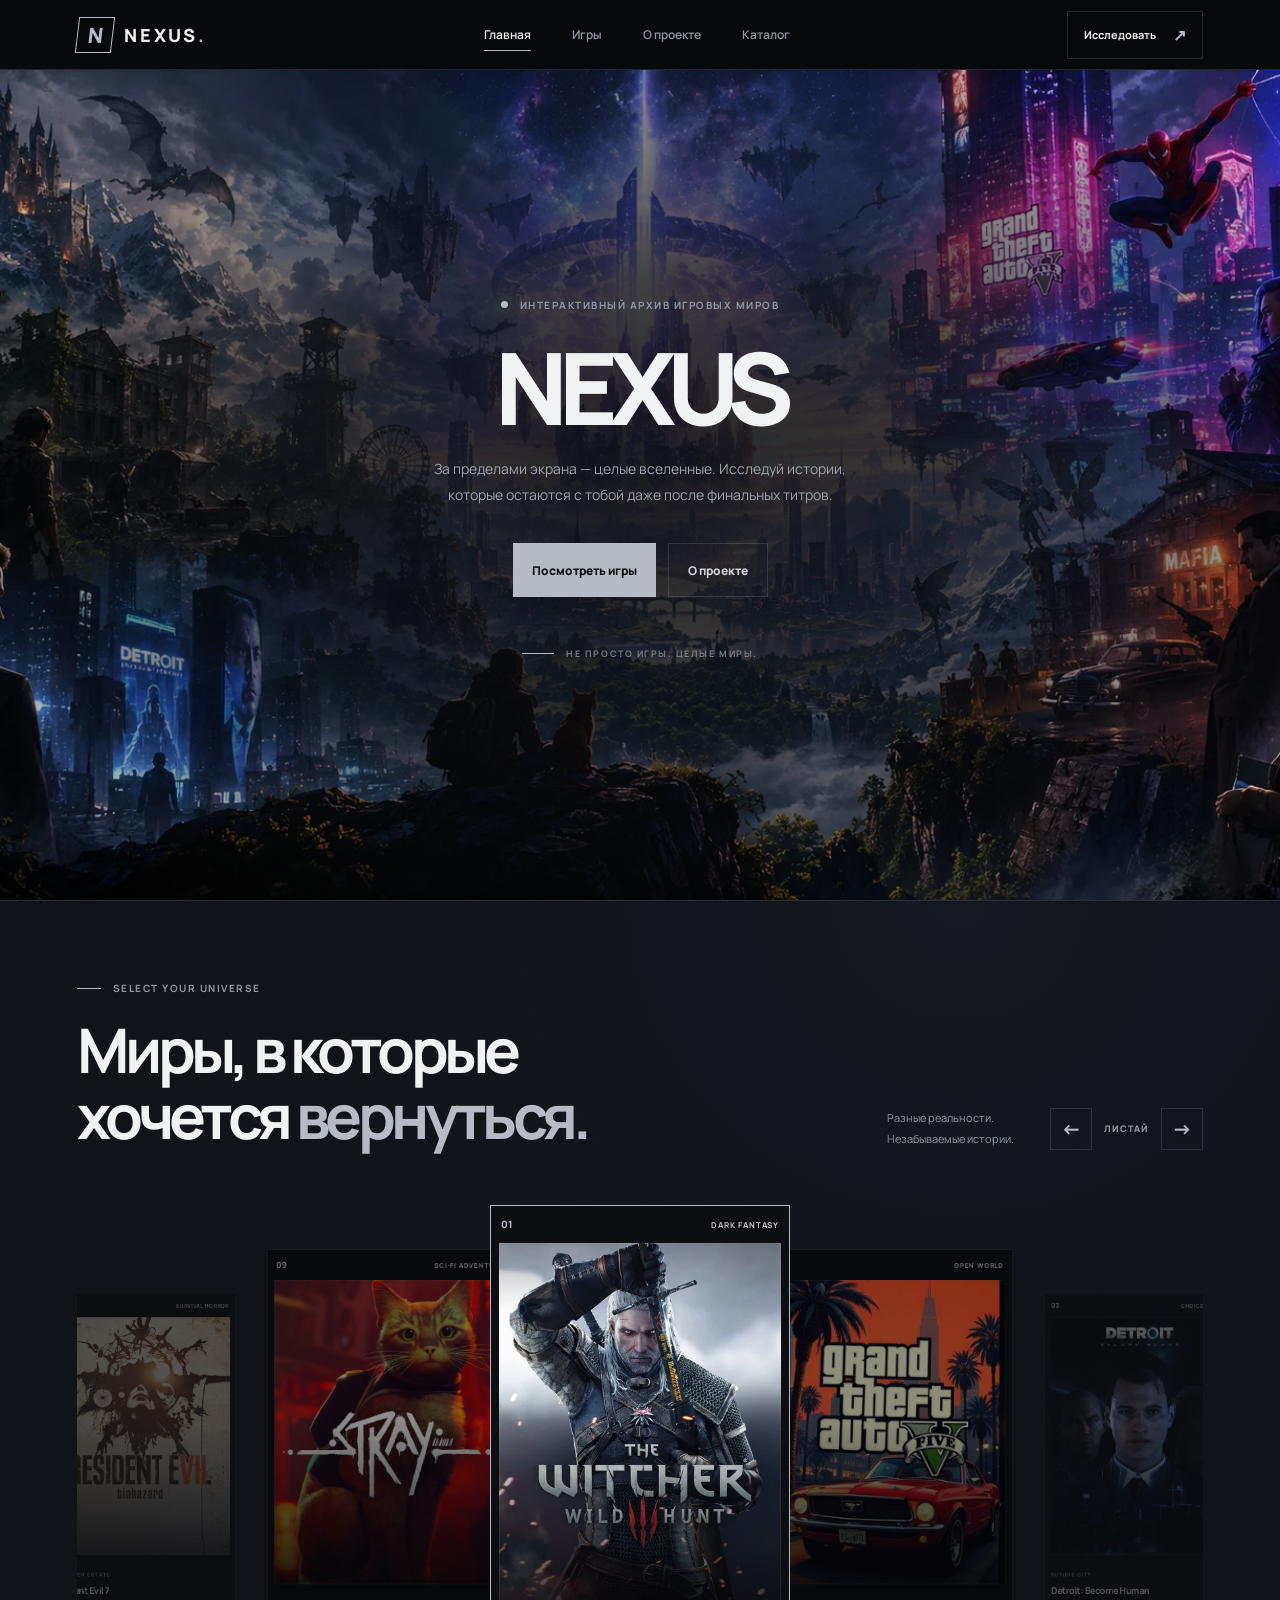
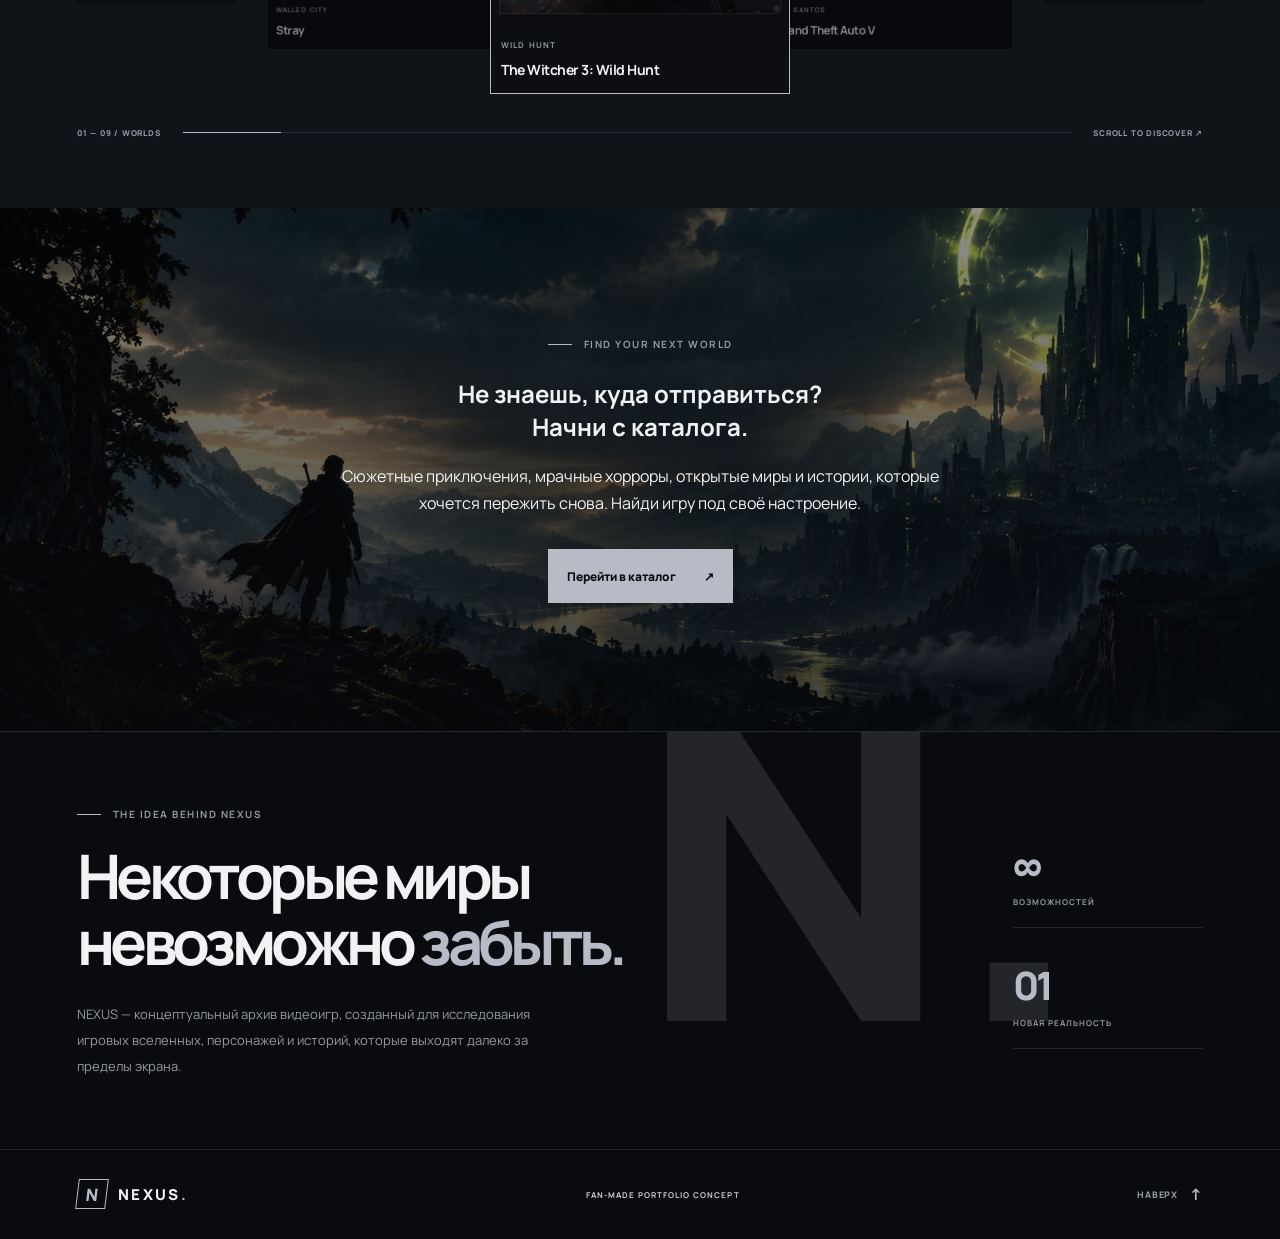
<file: index.html>
<!DOCTYPE html>
<html lang="ru">
    <head>
        <meta charset="UTF-8">
        <meta name="viewport" content="width=device-width, initial-scale=1.0">
        <title>NEXUS — Игровые миры</title>
        <meta
            name="description"
            content="Исследуй игровые миры, культовые истории и вселенные видеоигр."
        >
        <link rel="preconnect" href="https://fonts.googleapis.com">
        <link rel="preconnect" href="https://fonts.gstatic.com" crossorigin>
        <link
            rel="preload"
            as="style"
            href="https://fonts.googleapis.com/css2?family=Manrope:wght@400;500;600;700;800&display=swap"
            onload="this.onload=null;this.rel='stylesheet'"
        >
        <noscript>
            <link
                href="https://fonts.googleapis.com/css2?family=Manrope:wght@400;500;600;700;800&display=swap"
                rel="stylesheet"
            >
        </noscript>
        <link
            rel="preload"
            as="image"
            href="images/nexus-hero-bg.webp"
            fetchpriority="high"
        >
        <link rel="stylesheet" href="style.css">
    </head>
    <body>
        <div class="site-shell">
            <header class="header">
                <a class="logo" href="index.html" aria-label="NEXUS — главная">
                    <span class="logo-symbol">N</span>
                    <span class="logo-name">NEXUS<span class="logo-dot">.</span></span>
                </a>
                <nav class="navigation" aria-label="Главная навигация">
                    <a class="nav-link nav-link-active" href="#home">Главная</a>
                    <a class="nav-link" href="#games">Игры</a>
                    <a class="nav-link" href="#about">О проекте</a>
                    <a class="nav-link" href="catalog.html">Каталог</a>
                </nav>
                <a class="header-action" href="catalog.html">
                    Исследовать
                    <span aria-hidden="true">↗</span>
                </a>
            </header>
            <main>
                <section class="hero" id="home">
                    <div class="hero-content">
                        <div class="eyebrow">
                                <span class="status-dot"></span>
                                <span>ИНТЕРАКТИВНЫЙ АРХИВ ИГРОВЫХ МИРОВ</span>
                            </div>
                            <h1>
                                NEXUS
                            </h1>
                            <p class="hero-description">
                                За пределами экрана — целые вселенные.
                                Исследуй истории, которые остаются с тобой
                                даже после финальных титров.
                            </p>
                            <div class="hero-buttons">
                                <a class="button button-primary" href="catalog.html">
                                    <span>Посмотреть игры</span>
                                </a>
                                <a class="button button-secondary" href="#about">
                                    О проекте
                                </a>
                            </div>
                            <div class="hero-footnote">
                                <span class="footnote-line"></span>
                                <span>НЕ ПРОСТО ИГРЫ. ЦЕЛЫЕ МИРЫ.</span>
                            </div>
                        </div>
                    </div>
                </section>
                <section class="games-section" id="games">
                    <div class="section-heading">
                        <div>
                            <div class="section-kicker">
                                <span class="kicker-line"></span>
                                SELECT YOUR UNIVERSE
                            </div>
                            <h2>Миры, в которые<br>хочется <span>вернуться.</span></h2>
                        </div>
                        <div class="section-side">
                            <p>
                                Разные реальности.<br>
                                Незабываемые истории.
                            </p>
                            <div class="slider-controls" aria-label="Управление каруселью">
                                <button
                                    class="slider-arrow"
                                    id="sliderPrev"
                                    type="button"
                                    aria-label="Предыдущая игра"
                                >←</button>
                                <span>ЛИСТАЙ</span>
                                <button
                                    class="slider-arrow"
                                    id="sliderNext"
                                    type="button"
                                    aria-label="Следующая игра"
                                >→</button>
                            </div>
                        </div>
                    </div>
                    <div class="games-slider">
                        <a class="game-card" href="witcher3/witcher3.html">
                            <div class="game-card-top">
                                <span class="game-number">01</span>
                                <span class="game-type">DARK FANTASY</span>
                            </div>
                            <div class="poster-art poster-witcher">
                                <img
                                    src="images/p/witcher.jpg"
                                    alt="Постер игры The Witcher 3: Wild Hunt"
                                    loading="lazy"
                                    decoding="async"
                                >
                            </div>
                            <div class="game-card-bottom">
                                <div>
                                    <span class="game-universe">WILD HUNT</span>
                                    <h3>The Witcher 3: Wild Hunt</h3>
                                </div>
                            </div>
                        </a>
                        <a class="game-card" href="gta/gta5.html">
                            <div class="game-card-top">
                                <span class="game-number">02</span>
                                <span class="game-type">OPEN WORLD</span>
                            </div>
                            <div class="poster-art poster-gta">
                                <img
                                    src="images/p/gta.jpg"
                                    alt="Постер игры Grand Theft Auto V"
                                    loading="lazy"
                                    decoding="async"
                                >
                            </div>
                            <div class="game-card-bottom">
                                <div>
                                    <span class="game-universe">LOS SANTOS</span>
                                    <h3>Grand Theft Auto V</h3>
                                </div>
                            </div>
                        </a>
                        <a class="game-card" href="detroit/detroit.html">
                            <div class="game-card-top">
                                <span class="game-number">03</span>
                                <span class="game-type">CHOICE / STORY</span>
                            </div>
                            <div class="poster-art poster-detroit">
                                <img
                                    src="images/p/detroit.jpg"
                                    alt="Постер игры Detroit: Become Human"
                                    loading="lazy"
                                    decoding="async"
                                >
                            </div>
                            <div class="game-card-bottom">
                                <div>
                                    <span class="game-universe">FUTURE CITY</span>
                                    <h3>Detroit: Become Human</h3>
                                </div>
                            </div>
                        </a>
                        <a class="game-card" href="it-takes-two/it-takes-two.html">
                            <div class="game-card-top">
                                <span class="game-number">04</span>
                                <span class="game-type">CO-OP ADVENTURE</span>
                            </div>
                            <div class="poster-art poster-it-takes-two">
                                <img
                                    src="images/p/it_takes_two-400.webp"
                                    srcset="
                                        images/p/it_takes_two-400.webp 400w,
                                        images/p/it_takes_two-600.webp 600w
                                    "
                                    sizes="(max-width: 420px) 190px, (max-width: 700px) 210px, 300px"
                                    alt="Постер игры It Takes Two"
                                    loading="lazy"
                                    decoding="async"
                                >
                            </div>
                            <div class="game-card-bottom">
                                <div>
                                    <span class="game-universe">TOGETHER</span>
                                    <h3>It Takes Two</h3>
                                </div>
                            </div>
                        </a>
                        <a class="game-card" href="tlou/the-last-of-us.html">
                            <div class="game-card-top">
                                <span class="game-number">05</span>
                                <span class="game-type">SURVIVAL / STORY</span>
                            </div>
                            <div class="poster-art poster-tlou-one">
                                <img
                                    src="images/p/the_last_of_us-400.webp"
                                    srcset="
                                        images/p/the_last_of_us-400.webp 400w,
                                        images/p/the_last_of_us-552.webp 552w
                                    "
                                    sizes="(max-width: 420px) 190px, (max-width: 700px) 210px, 300px"
                                    alt="Постер игры The Last of Us"
                                    loading="lazy"
                                    decoding="async"
                                >
                            </div>
                            <div class="game-card-bottom">
                                <div>
                                    <span class="game-universe">THE JOURNEY</span>
                                    <h3>The Last of Us Part I</h3>
                                </div>
                            </div>
                        </a>
                        <a class="game-card" href="outlast/outlast.html">
                            <div class="game-card-top">
                                <span class="game-number">06</span>
                                <span class="game-type">PSYCHOLOGICAL HORROR</span>
                            </div>
                            <div class="poster-art poster-outlast">
                                <img
                                    src="images/p/Outlast-400.webp"
                                    srcset="
                                        images/p/Outlast-400.webp 400w,
                                        images/p/Outlast-602.webp 602w
                                        images/p/Outlast-900.webp 900w
                                    "
                                    sizes="(max-width: 420px) 190px, (max-width: 700px) 210px, 300px"
                                    alt="Постер игры Outlast"
                                    loading="lazy"
                                    decoding="async"
                                >
                            </div>
                            <div class="game-card-bottom">
                                <div>
                                    <span class="game-universe">MOUNT MASSIVE</span>
                                    <h3>Outlast</h3>
                                </div>
                            </div>
                        </a>
                        <a class="game-card" href="until-dawn/until-dawn.html">
                            <div class="game-card-top">
                                <span class="game-number">07</span>
                                <span class="game-type">SURVIVAL HORROR</span>
                            </div>
                            <div class="poster-art poster-until-dawn">
                                <img
                                    src="images/p/untill_dawn-400.webp"
                                    srcset="
                                        images/p/untill_dawn-400.webp 400w,
                                        images/p/untill_dawn-400.webp 602w
                                        images/p/untill_dawn-720.webp 720w
                                    "
                                    sizes="(max-width: 420px) 190px, (max-width: 700px) 210px, 300px"
                                    alt="Постер игры Until Dawn"
                                    loading="lazy"
                                    decoding="async"
                                >
                            </div>
                            <div class="game-card-bottom">
                                <div>
                                    <span class="game-universe">BLACKWOOD PINES</span>
                                    <h3>Until Dawn</h3>
                                </div>
                            </div>
                        </a>
                        <a class="game-card" href="resident-evil-7/resident-evil-7.html">
                            <div class="game-card-top">
                                <span class="game-number">08</span>
                                <span class="game-type">SURVIVAL HORROR</span>
                            </div>
                            <div class="poster-art poster-re7">
                                <img
                                    src="images/p/resident_7.jpg"
                                    alt="Постер игры Resident Evil Biohazard"
                                    loading="lazy"
                                    decoding="async"
                                >
                            </div>
                            <div class="game-card-bottom">
                                <div>
                                    <span class="game-universe">THE BAKER ESTATE</span>
                                    <h3>Resident Evil 7</h3>
                                </div>
                            </div>
                        </a>
                        <a class="game-card" href="stray/stray.html">
                            <div class="game-card-top">
                                <span class="game-number">09</span>
                                <span class="game-type">SCI-FI ADVENTURE</span>
                            </div>
                            <div class="poster-art poster-stray">
                                <img
                                    src="images/p/stray.jpg"
                                    alt="Постер игры Stray"
                                    loading="lazy"
                                    decoding="async"
                                >
                            </div>
                            <div class="game-card-bottom">
                                <div>
                                    <span class="game-universe">WALLED CITY</span>
                                    <h3>Stray</h3>
                                </div>
                            </div>
                        </a>
                    </div>
                    <div class="slider-footer">
                        <span>01 — 09 / WORLDS</span>
                        <span class="slider-track"><span class="slider-progress"></span></span>
                        <span>SCROLL TO DISCOVER ↗</span>
                    </div>
                </section>
                <section class="catalog-cta-section" aria-labelledby="catalog-cta-title">
                    <div class="catalog-cta-content">
                        <p class="section-kicker">
                            <span class="kicker-line"></span>
                            FIND YOUR NEXT WORLD
                        </p>
                        <h2 id="catalog-cta-title">Не знаешь, куда отправиться?<br><span>Начни с каталога.</span></h2>
                        <p>
                            Сюжетные приключения, мрачные хорроры, открытые миры
                            и истории, которые хочется пережить снова.
                            Найди игру под своё настроение.
                        </p>
                        <a class="button button-primary" href="catalog.html">
                            <span>Перейти в каталог</span>
                            <span aria-hidden="true">↗</span>
                        </a>
                    </div>
                </section>
                <section class="about-section" id="about">
                    <div class="about-mark" aria-hidden="true">N.</div>
                    <div class="about-content">
                        <div class="section-kicker">
                            <span class="kicker-line"></span>
                            THE IDEA BEHIND NEXUS
                        </div>
                        <h2>Некоторые миры<br>невозможно <span>забыть.</span></h2>
                        <p>
                            NEXUS — концептуальный архив видеоигр, созданный
                            для исследования игровых вселенных, персонажей
                            и историй, которые выходят далеко за пределы экрана.
                        </p>
                    </div>
                    <div class="about-stats">
                        <div class="stat-item">
                            <span class="stat-number">∞</span>
                            <span class="stat-label">ВОЗМОЖНОСТЕЙ</span>
                        </div>
                        <div class="stat-item">
                            <span class="stat-number">01</span>
                            <span class="stat-label">НОВАЯ РЕАЛЬНОСТЬ</span>
                        </div>
                    </div>
                </section>
            </main>
            <footer class="footer">
                <a class="logo footer-logo" href="#home">
                    <span class="logo-symbol">N</span>
                    <span class="logo-name">NEXUS<span class="logo-dot">.</span></span>
                </a>
                <span class="footer-note">FAN-MADE PORTFOLIO CONCEPT</span>
                <a class="back-to-top" href="#home">
                    НАВЕРХ <span aria-hidden="true">↑</span>
                </a>
            </footer>
        </div>
        <script src="script.js" defer></script>
    </body>
</html>
</file>
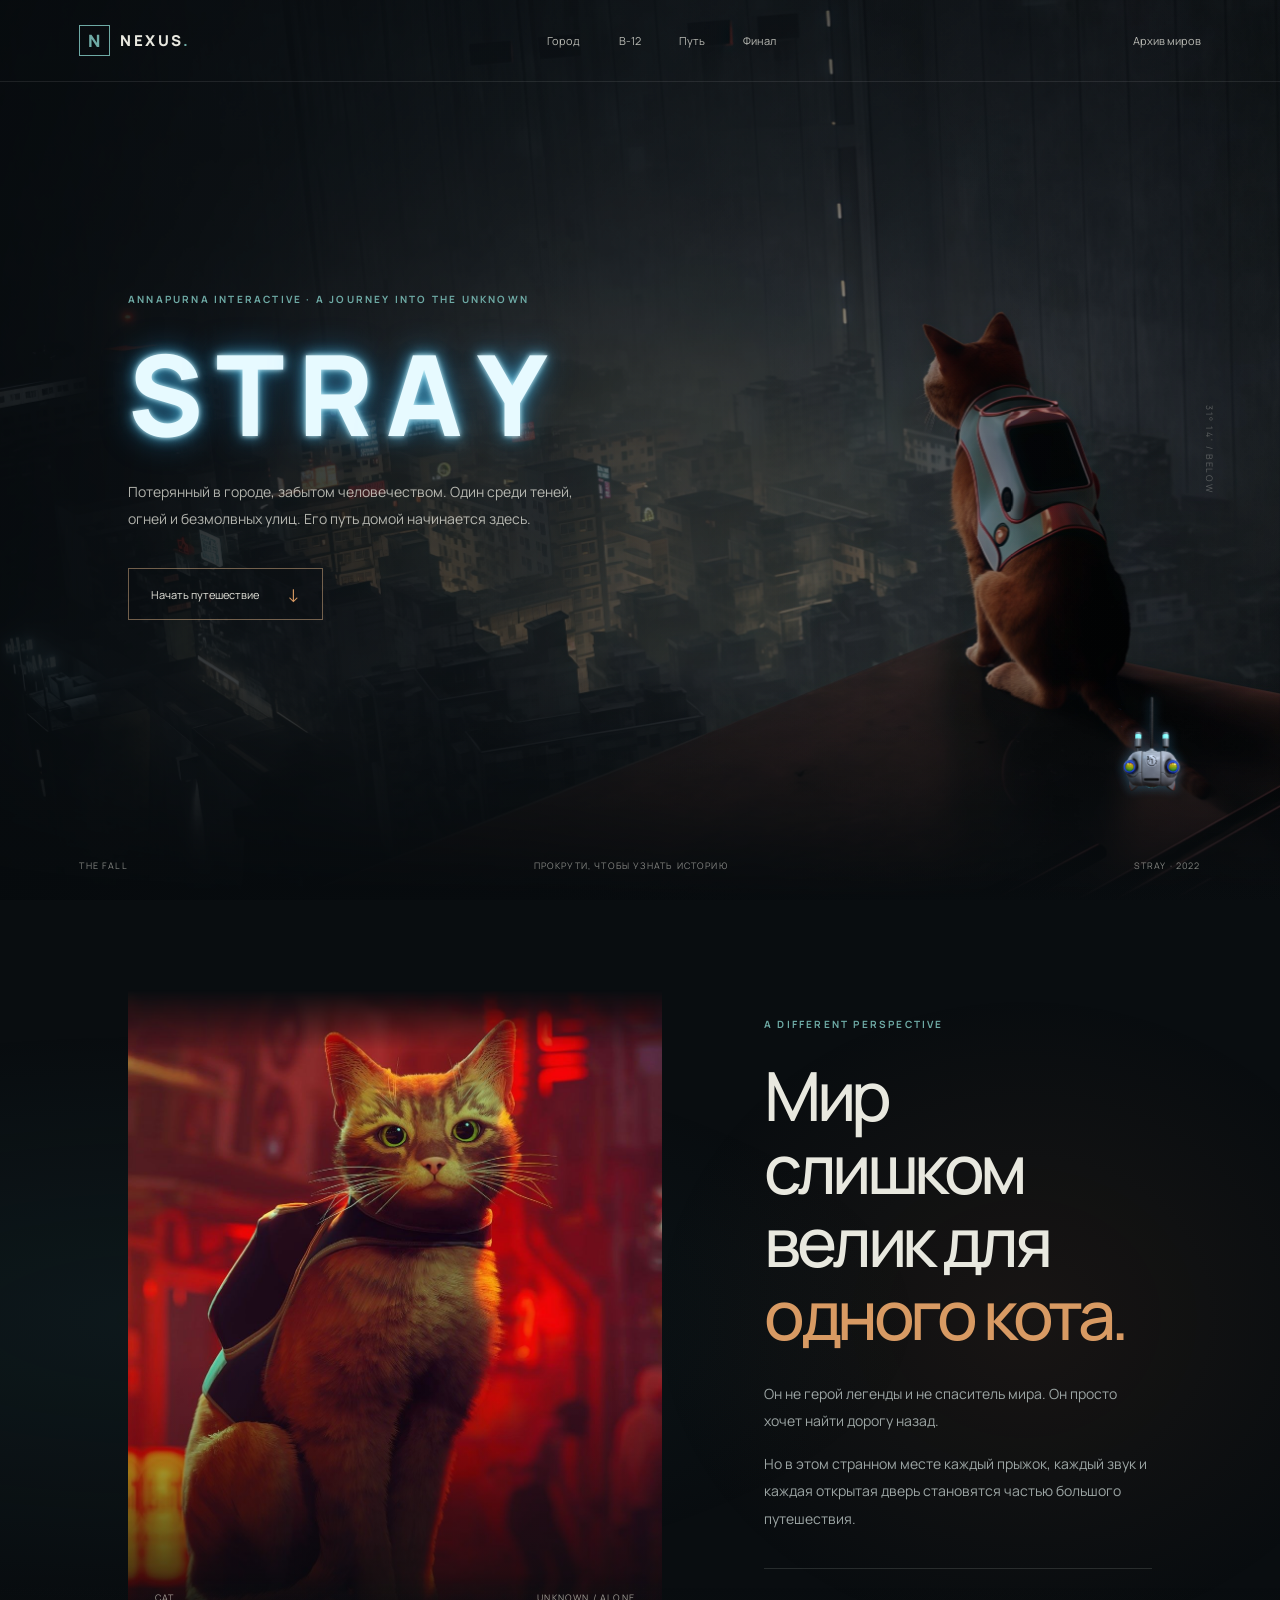
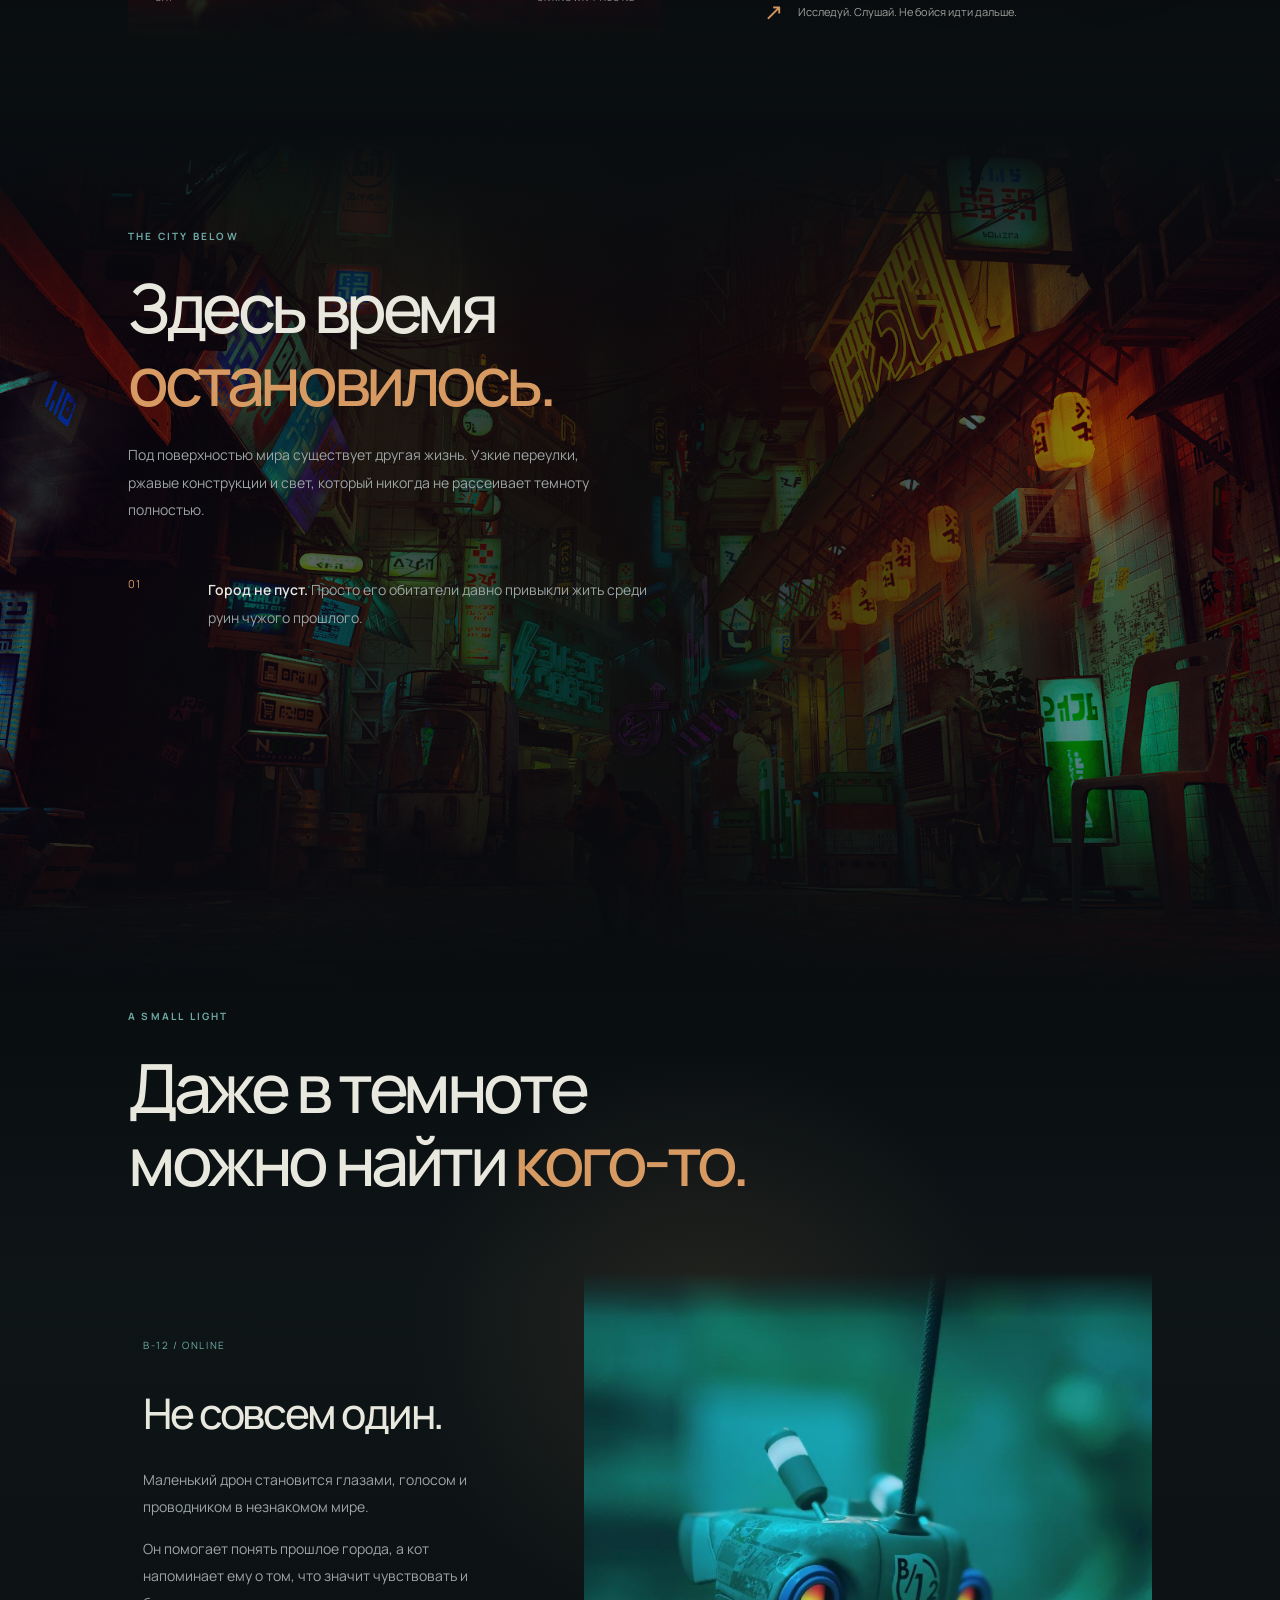
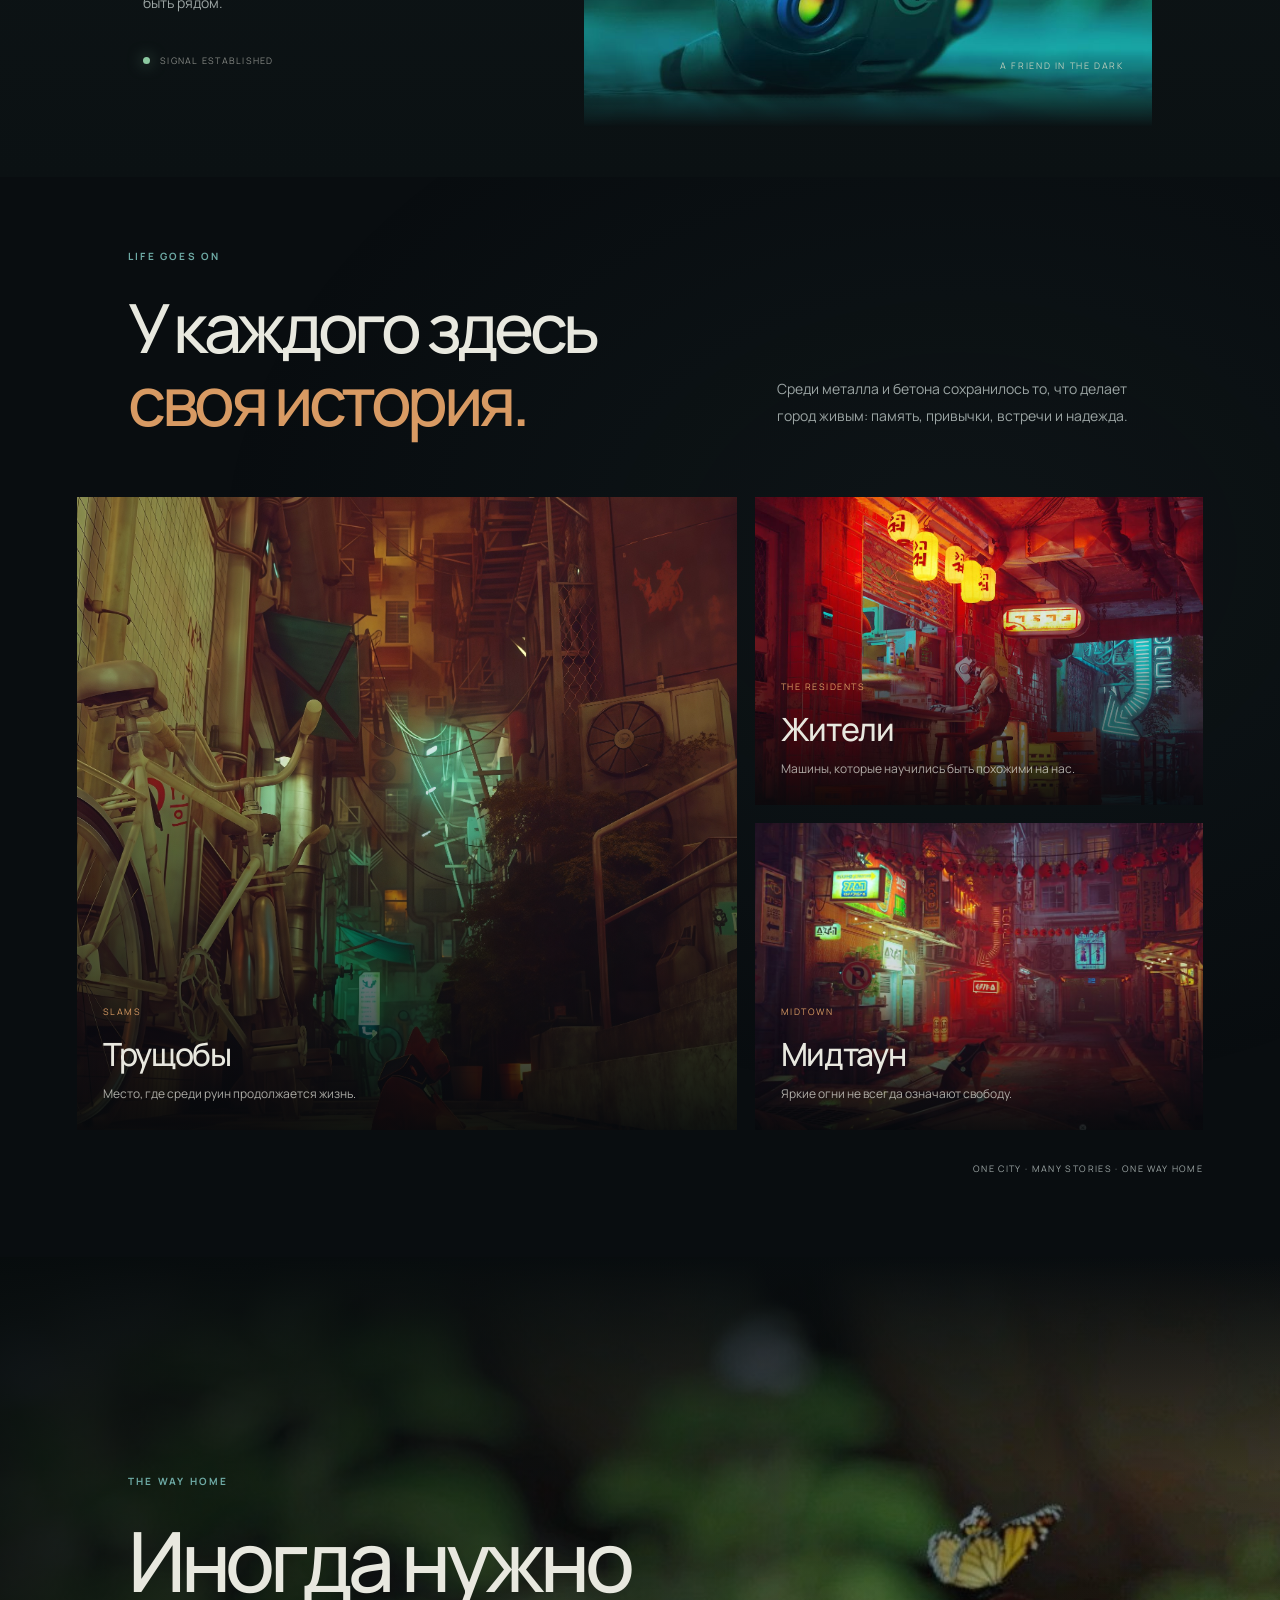
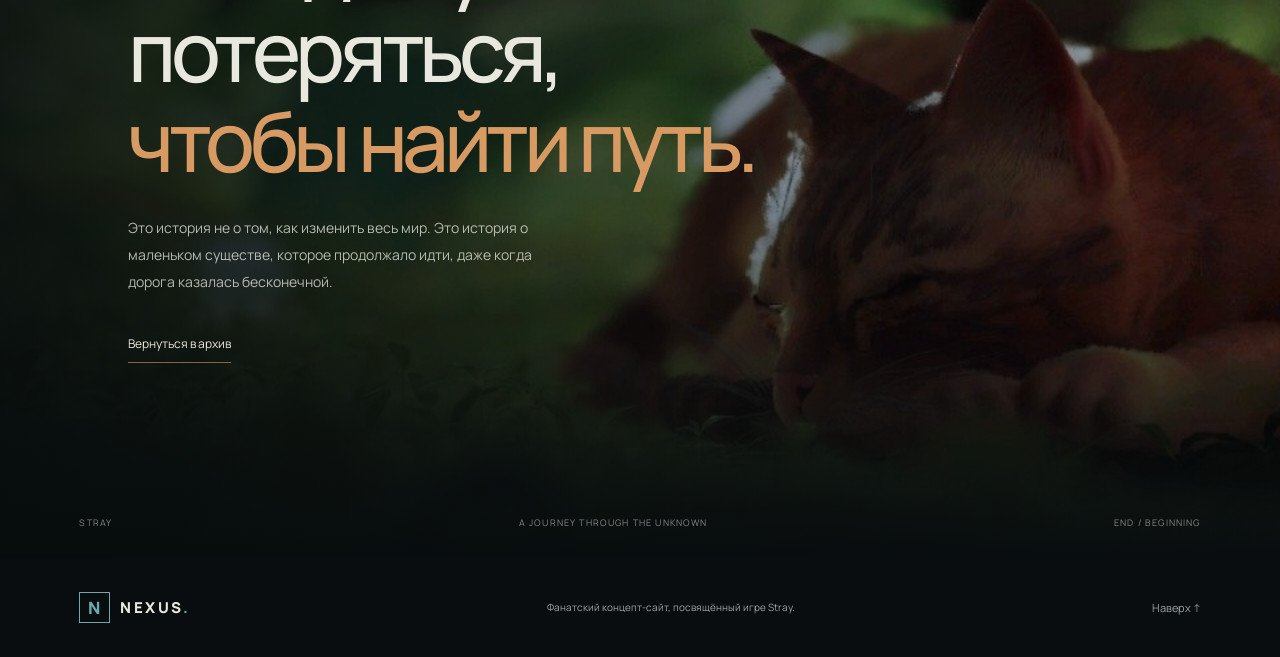
<file: stray.html>
<!DOCTYPE html>
<html lang="ru">
    <head>
        <meta charset="UTF-8">
        <meta name="viewport" content="width=device-width, initial-scale=1.0">
        <meta name="description" content="Stray — история маленького кота в огромном забытом городе.">
        <title>STRAY — Путь к свету</title>
        <link rel="preconnect" href="https://fonts.googleapis.com">
        <link rel="preconnect" href="https://fonts.gstatic.com" crossorigin>
        <link
        href="https://fonts.googleapis.com/css2?family=Manrope:wght@400;500;600;700;800&display=swap"
        rel="stylesheet"
        >
        <link rel="stylesheet" href="stray.css">
    </head>
    <body>
        <div class="world-light" aria-hidden="true"></div>
        <header class="site-header">
            <a class="nexus-logo" href="index.html" aria-label="Вернуться в NEXUS">
                <span class="logo-mark">N</span><span>NEXUS<span class="gold">.</span></span>
            </a>
                <nav class="navigation" id="navigation">
                    <a href="#world">Город</a>
                    <a href="#companion">B-12</a>
                    <a href="#journey">Путь</a>
                    <a href="#ending">Финал</a>
                </nav>
            <a class="header-link" href="index.html#games">Архив миров</a>
            <button
            class="menu-toggle"
            type="button"
            aria-label="Открыть меню"
            aria-expanded="false"
            aria-controls="navigation"
            >
                <span></span>
                <span></span>
            </button>
        </header>
        <main>
            <section class="hero" id="home">
                <div class="hero-image" aria-hidden="true"></div>
                <div class="hero-shade" aria-hidden="true"></div>
                <div class="hero-content">
                    <p class="eyebrow hero-eyebrow">ANNAPURNA INTERACTIVE · A JOURNEY INTO THE UNKNOWN</p>
                    <div class="stray-title" aria-label="Stray">
                        <span class="stray-title-letter">S</span>
                        <span class="stray-title-letter">T</span>
                        <span class="stray-title-letter">R</span>
                        <span class="stray-title-letter stray-flicker">A</span>
                        <span class="stray-title-letter">Y</span>
                    </div>
                    <p class="hero-description">
                    Потерянный в городе, забытом человечеством.
                    Один среди теней, огней и безмолвных улиц.
                    Его путь домой начинается здесь.
                    </p>
                    <a class="primary-link" href="#world">Начать путешествие<span>↓</span></a>
                </div>
                <div class="hero-bottom">
                    <span>THE FALL</span>
                    <span class="scroll-hint">ПРОКРУТИ, ЧТОБЫ УЗНАТЬ ИСТОРИЮ</span>
                    <span>STRAY · 2022</span>
                </div>
                <span class="hero-coordinate" aria-hidden="true">31° 14' / BELOW</span>
            </section>
            <section class="cat-section" id="journey">
                <div class="cat-atmosphere" aria-hidden="true"></div>
                <div class="cat-layout">
                    <div class="cat-visual reveal">
                        <img
                        src="images/stray-cat.jpg"
                        alt="Рыжий кот исследует забытый город"
                        loading="lazy"
                        >
                        <div class="image-label">
                            <span>CAT</span>
                            <span>UNKNOWN / ALONE</span>
                        </div>
                    </div>
                    <div class="cat-copy reveal">
                        <p class="eyebrow">A DIFFERENT PERSPECTIVE</p>
                        <h2>Мир слишком<br>велик для<br><span>одного кота.</span></h2>
                        <p>
                        Он не герой легенды и не спаситель мира.
                        Он просто хочет найти дорогу назад.
                        </p>
                        <p>
                        Но в этом странном месте каждый прыжок,
                        каждый звук и каждая открытая дверь
                        становятся частью большого путешествия.
                        </p>
                        <div class="cat-fact">
                            <span class="fact-symbol">↗</span>
                            <span>Исследуй. Слушай. Не бойся идти дальше.</span>
                        </div>
                    </div>
                </div>
                <div class="section-transition" aria-hidden="true"></div>
            </section>
            <section class="world-section" id="world">
                <div class="world-backdrop" aria-hidden="true"></div>
                <div class="section-intro reveal">
                    <p class="eyebrow">THE CITY BELOW</p>
                    <h2>Здесь время<br><span>остановилось.</span></h2>
                    <p>
                    Под поверхностью мира существует другая жизнь.
                    Узкие переулки, ржавые конструкции и свет,
                    который никогда не рассеивает темноту полностью.
                    </p>
                </div>
                <div class="city-scene reveal">
                    <div class="city-caption">
                        <span class="caption-dot"></span>
                        <span>THE WALLS HAVE SEEN EVERYTHING</span>
                    </div>
                </div>
                <div class="world-note reveal">
                    <span class="note-index">01</span>
                    <p>
                    <strong>Город не пуст.</strong>
                    Просто его обитатели давно привыкли жить
                    среди руин чужого прошлого.
                    </p>
                </div>
            </section>
            <section class="companion-section" id="companion">
                <div class="companion-glow" aria-hidden="true"></div>
                <div class="companion-heading reveal">
                    <p class="eyebrow">A SMALL LIGHT</p>
                    <h2>Даже в темноте<br>можно найти <span>кого-то.</span></h2>
                </div>
                <div class="companion-layout">
                    <div class="companion-copy reveal">
                        <span class="chapter-number">B-12 / ONLINE</span>
                        <h3>Не совсем один.</h3>
                        <p>Маленький дрон становится глазами, голосом и проводником в незнакомом мире.</p>
                        <p>Он помогает понять прошлое города, а кот напоминает ему о том, что значит чувствовать и быть рядом.</p>
                        <span class="signal-line">
                            <span></span>
                            SIGNAL ESTABLISHED
                        </span>
                    </div>
                    <div class="companion-visual reveal">
                        <img
                        src="images/stray-b12.jpg"
                        alt="Дрон B-12 рядом с рыжим котом"
                        loading="lazy"
                        >
                        <span class="visual-caption">A FRIEND IN THE DARK</span>
                    </div>
                </div>
            </section>
            <section class="inhabitants-section" id="inhabitants">
                <div class="inhabitants-intro reveal">
                    <p class="eyebrow">LIFE GOES ON</p>
                    <div class="inhabitants-title">
                        <h2>У каждого здесь<br><span>своя история.</span></h2>
                        <p>
                        Среди металла и бетона сохранилось то,
                        что делает город живым: память, привычки,
                        встречи и надежда.
                        </p>
                    </div>
                </div>
                <div class="inhabitants-gallery">
                    <article class="inhabitant-card inhabitant-large reveal">
                        <img
                        src="images/stray-slums.jpg"
                        alt="Улицы трущоб города Stray"
                        loading="lazy"
                        >
                        <div class="inhabitant-overlay">
                            <span>SLAMS</span>
                            <h3>Трущобы</h3>
                            <p>Место, где среди руин продолжается жизнь.</p>
                        </div>
                    </article>
                    <article class="inhabitant-card reveal">
                        <img
                        src="images/stray-residents.jpg"
                        alt="Роботы — жители подземного города"
                        loading="lazy"
                        >
                        <div class="inhabitant-overlay">
                            <span>THE RESIDENTS</span>
                            <h3>Жители</h3>
                            <p>Машины, которые научились быть похожими на нас.</p>
                        </div>
                    </article>
                    <article class="inhabitant-card reveal">
                        <img
                        src="images/stray-midtown.jpg"
                        alt="Неоновые улицы Мидтауна"
                        loading="lazy"
                        >
                        <div class="inhabitant-overlay">
                            <span>MIDTOWN</span>
                            <h3>Мидтаун</h3>
                            <p>Яркие огни не всегда означают свободу.</p>
                        </div>
                    </article>
                </div>
                <p class="gallery-footnote">
                ONE CITY · MANY STORIES · ONE WAY HOME
                </p>
            </section>
            <section class="final-section" id="ending">
                <div class="final-image" aria-hidden="true"></div>
                <div class="final-overlay" aria-hidden="true"></div>
                <div class="final-content reveal">
                    <p class="eyebrow">THE WAY HOME</p>
                    <h2>Иногда нужно<br>потеряться,<br><span>чтобы найти путь.</span></h2>
                    <p>
                    Это история не о том, как изменить весь мир.
                    Это история о маленьком существе,
                    которое продолжало идти, даже когда дорога
                    казалась бесконечной.
                    </p>
                    <a class="final-link" href="index.html#games">Вернуться в архив</a>
                </div>
                <div class="final-bottom">
                    <span>STRAY</span>
                    <span>A JOURNEY THROUGH THE UNKNOWN</span>
                    <span>END / BEGINNING</span>
                </div>
            </section>
        </main>
        <footer class="site-footer">
            <a class="nexus-logo" href="index.html" aria-label="Вернуться в NEXUS">
                <span class="logo-mark">N</span><span>NEXUS<span class="gold">.</span></span>
            </a>
            <p>Фанатский концепт-сайт, посвящённый игре Stray.</p>
            <a href="#home">Наверх ↑</a>
        </footer>
        <div class="b12-follower" id="b12-follower" aria-hidden="true">
            <img src="images/b12-drone.png" alt="">
        </div>
        <script src="stray.js"></script>
    </body>
</html>
</file>
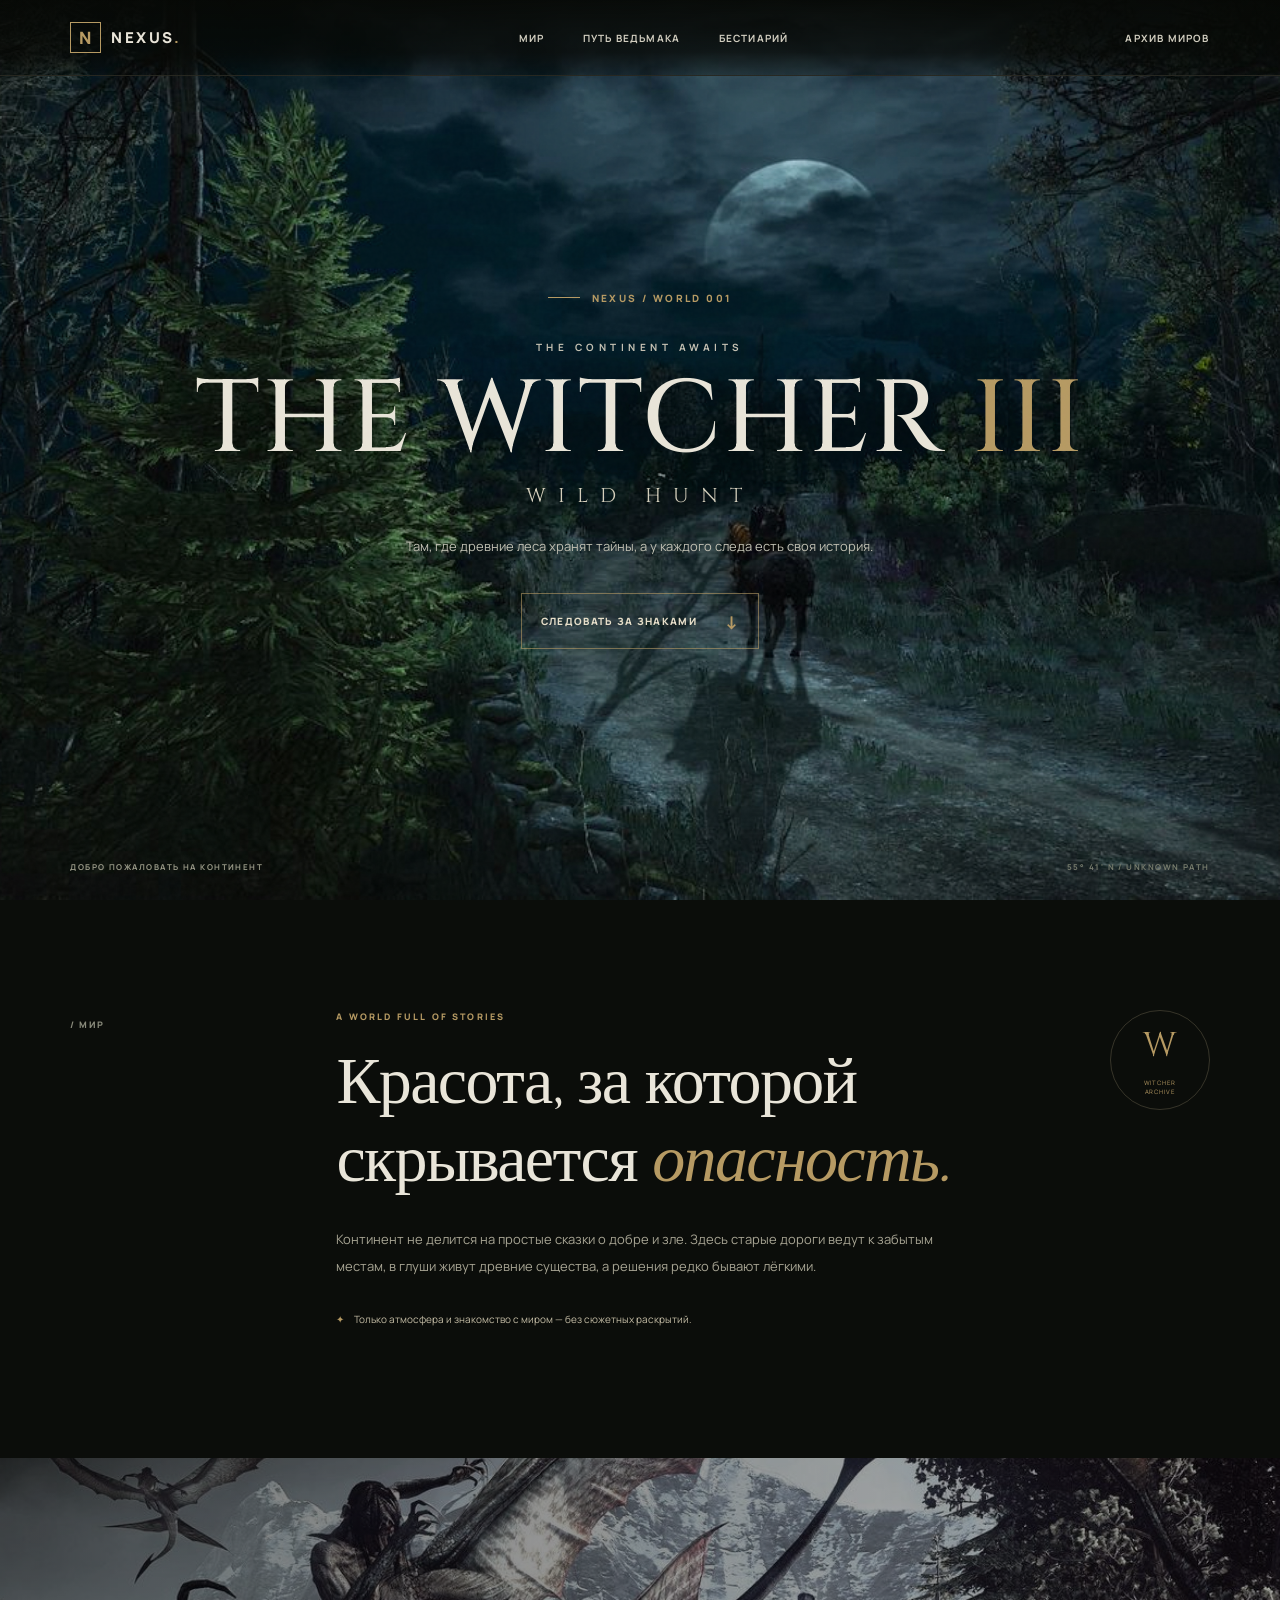
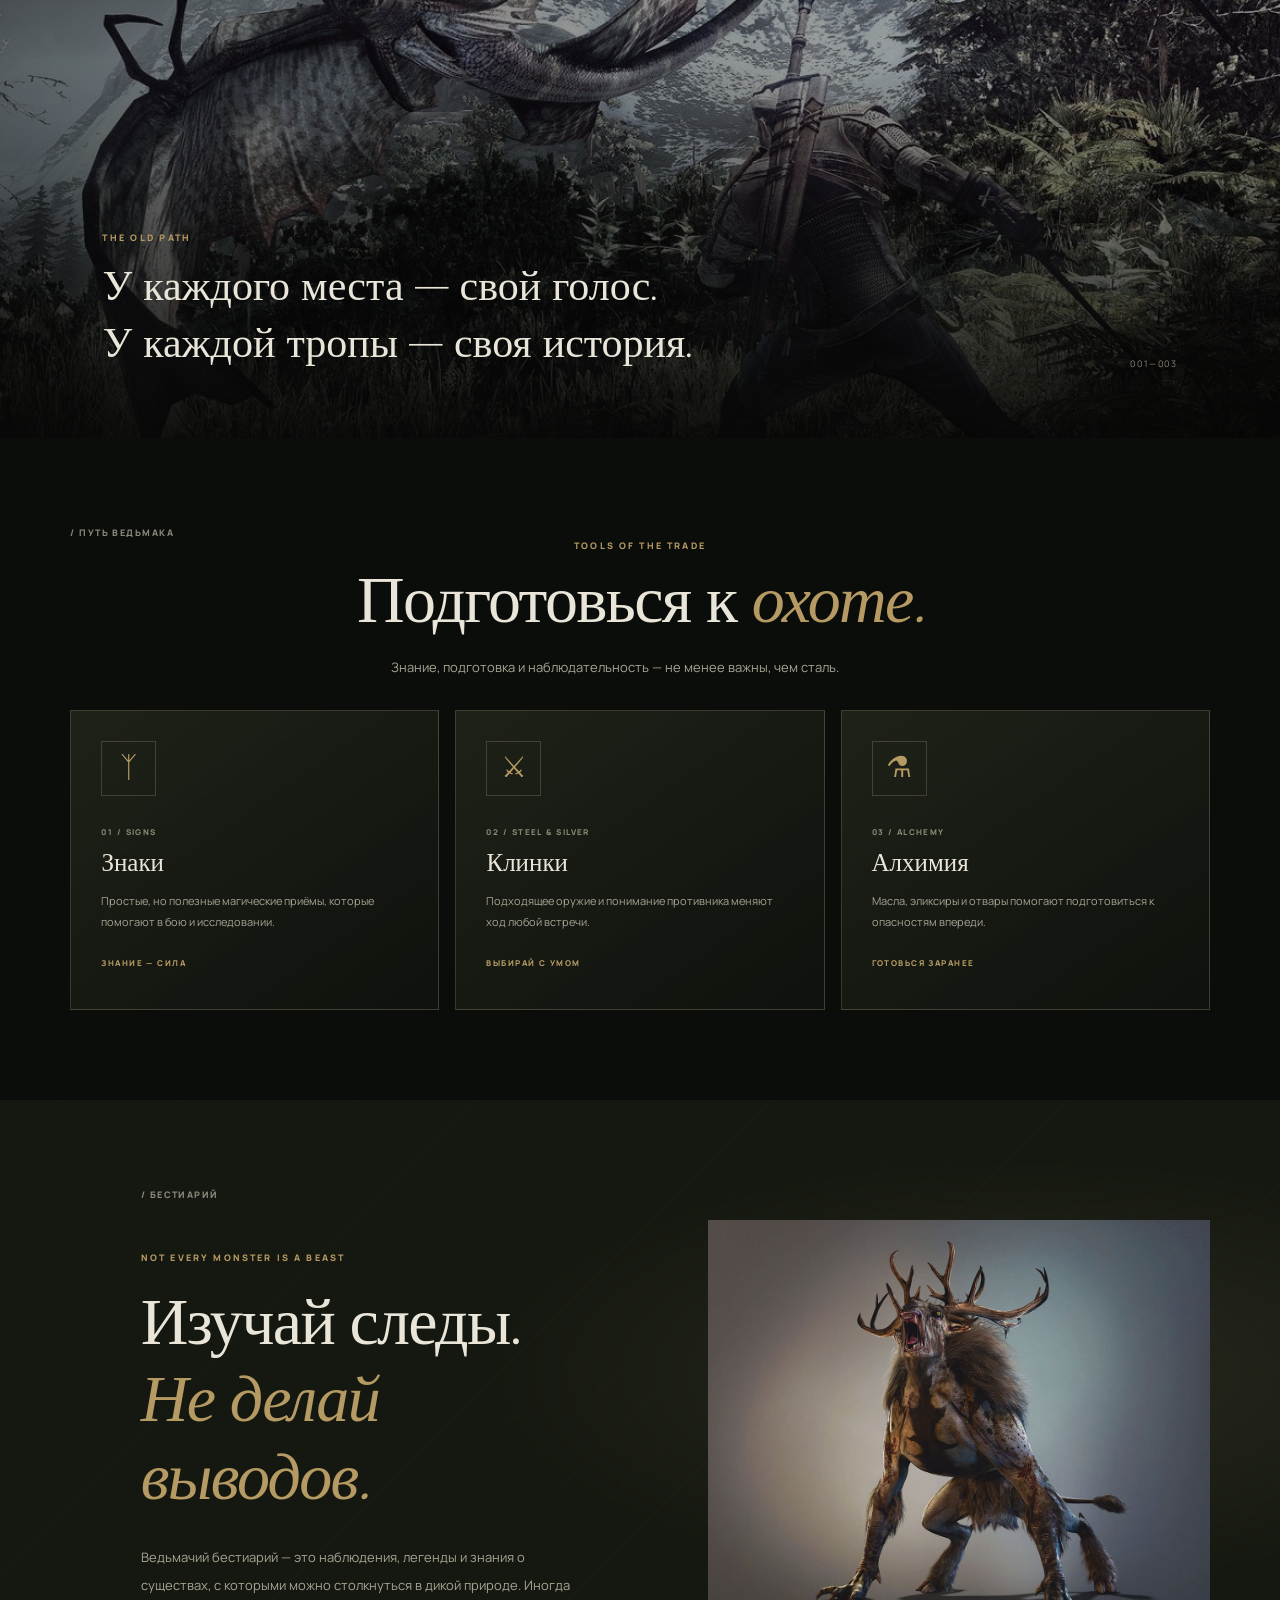
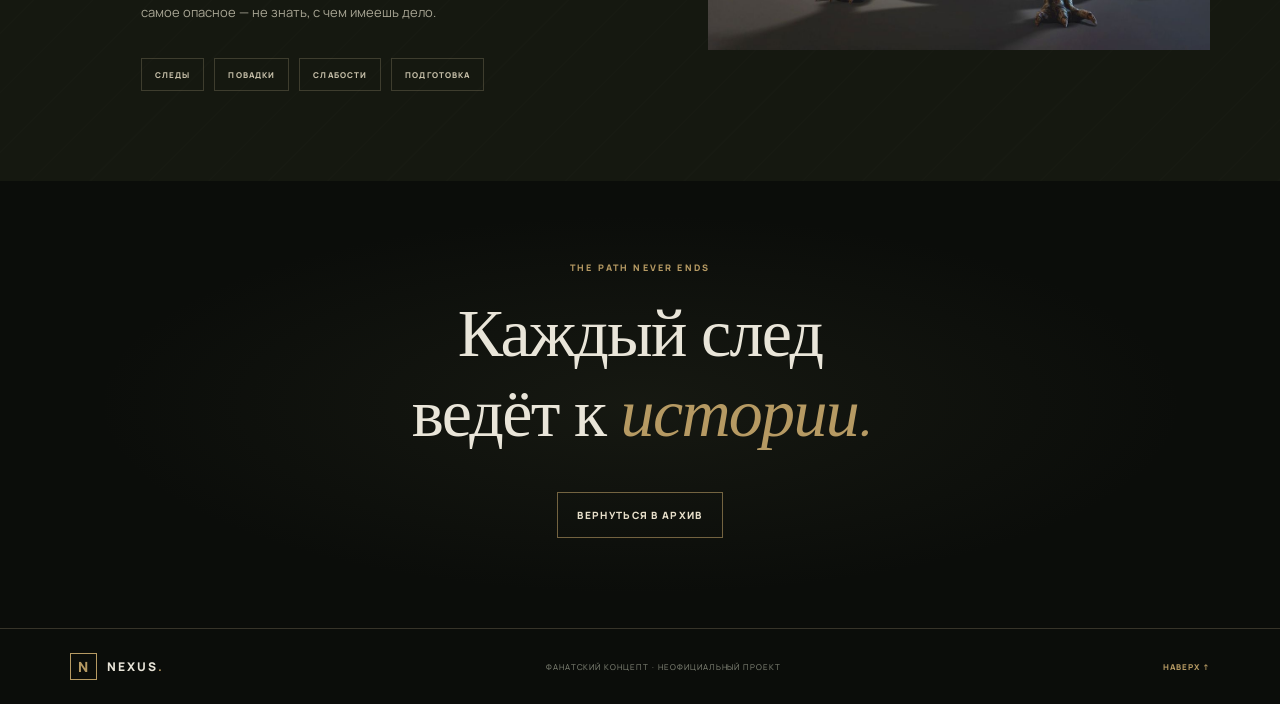
<file: witcher3.html>
<!DOCTYPE html>
<html lang="ru">
    <head>
        <meta charset="UTF-8">
        <meta name="viewport" content="width=device-width, initial-scale=1.0">
        <meta name="description" content="Исследуй мир The Witcher 3: Wild Hunt в интерактивном архиве NEXUS. Без спойлеров.">
        <title>The Witcher 3 — NEXUS</title>
        <link rel="preconnect" href="https://fonts.googleapis.com">
        <link rel="preconnect" href="https://fonts.gstatic.com" crossorigin>
        <link href="https://fonts.googleapis.com/css2?family=Cinzel:wght@400;500;600;700;800&family=Manrope:wght@400;500;600;700;800&display=swap" rel="stylesheet">
        <link rel="stylesheet" href="witcher3.css">
    </head>
    <body>
        <div class="page-noise" aria-hidden="true"></div>
        <header class="witcher-header">
            <a class="nexus-logo" href="index.html" aria-label="Вернуться в NEXUS">
                <span class="logo-mark">N</span><span>NEXUS<span class="gold">.</span></span>
            </a>
            <nav class="witcher-nav" aria-label="Навигация по странице">
                <a href="#world">Мир</a>
                <a href="#path">Путь ведьмака</a>
                <a href="#bestiary">Бестиарий</a>
            </nav>
            <a class="back-link" href="index.html#games">Архив миров</a>
        </header>
        <main>
            <section class="witcher-hero" id="top">
                <div class="hero-geralt-bg" aria-hidden="true"></div>
                <div class="hero-fog hero-fog-back" aria-hidden="true"></div>
                <div class="hero-fog hero-fog-front" aria-hidden="true"></div>
                <div class="hero-content">
                    <p class="eyebrow"><span class="eyebrow-line"></span> NEXUS / WORLD 001</p>
                    <p class="pre-title">THE CONTINENT AWAITS</p>
                    <h1>THE WITCHER <span>III</span></h1>
                    <p class="hero-subtitle">WILD HUNT</p>
                    <p class="hero-description">Там, где древние леса хранят тайны, а у каждого следа есть своя история.</p>
                    <a class="discover-button" href="#world">Следовать за знаками <span aria-hidden="true">↓</span></a>
                </div>
                <div class="hero-bottom">
                    <span>ДОБРО ПОЖАЛОВАТЬ НА КОНТИНЕНТ</span>
                    <span class="hero-coordinate">55° 41' N / UNKNOWN PATH</span>
                </div>
                <span class="vertical-label" aria-hidden="true">DARK FANTASY · OPEN WORLD · 2015</span>
            </section>
            <section class="intro-section section-wrap" id="world">
                <div class="section-index"><span>/ МИР</span></div>
                <div class="intro-copy">
                    <p class="section-kicker">A WORLD FULL OF STORIES</p>
                    <h2>Красота, за которой<br>скрывается <em>опасность.</em></h2>
                    <p class="section-text">Континент не делится на простые сказки о добре и зле. Здесь старые дороги ведут к забытым местам, в глуши живут древние существа, а решения редко бывают лёгкими.</p>
                    <p class="spoiler-note"><span>✦</span> Только атмосфера и знакомство с миром — без сюжетных раскрытий.</p>
                </div>
                <div class="rune-stamp" aria-hidden="true"><span>W</span><small>WITCHER<br>ARCHIVE</small></div>
            </section>
            <section class="landscape-section">
                <div class="landscape-image" role="img" aria-label="Атмосферный образ тёмного фэнтезийного мира"></div>
                <div class="landscape-caption">
                    <span>THE OLD PATH</span>
                    <p>У каждого места — свой голос.<br>У каждой тропы — своя история.</p>
                </div>
                <div class="landscape-number">001—003</div>
            </section>
            <section class="path-section section-wrap" id="path">
                <div class="section-index"><span>/ ПУТЬ ВЕДЬМАКА</span></div>
                <div class="path-heading">
                    <p class="section-kicker">TOOLS OF THE TRADE</p>
                    <h2>Подготовься к <em>охоте.</em></h2>
                    <p class="section-text">Знание, подготовка и наблюдательность — не менее важны, чем сталь.</p>
                </div>
                <div class="path-grid">
                    <article class="path-card" tabindex="0">
                        <div class="path-icon sign-icon" aria-hidden="true">ᛉ</div>
                        <p class="card-number">01 / SIGNS</p>
                        <h3>Знаки</h3>
                        <p>Простые, но полезные магические приёмы, которые помогают в бою и исследовании.</p>
                        <span class="card-hint">ЗНАНИЕ — СИЛА</span>
                    </article>
                    <article class="path-card" tabindex="0">
                        <div class="path-icon" aria-hidden="true">⚔</div>
                        <p class="card-number">02 / STEEL & SILVER</p>
                        <h3>Клинки</h3>
                        <p>Подходящее оружие и понимание противника меняют ход любой встречи.</p>
                        <span class="card-hint">ВЫБИРАЙ С УМОМ</span>
                    </article>
                    <article class="path-card" tabindex="0">
                        <div class="path-icon" aria-hidden="true">⚗</div>
                        <p class="card-number">03 / ALCHEMY</p>
                        <h3>Алхимия</h3>
                        <p>Масла, эликсиры и отвары помогают подготовиться к опасностям впереди.</p>
                        <span class="card-hint">ГОТОВЬСЯ ЗАРАНЕЕ</span>
                    </article>
                </div>
            </section>
            <section class="bestiary-section" id="bestiary">
                <div class="bestiary-layout section-wrap">
                    <div class="bestiary-bg" aria-hidden="true"></div>
                    <div class="bestiary-content section-wrap">
                        <div class="section-index"><span>/ БЕСТИАРИЙ</span></div>
                        <p class="section-kicker">NOT EVERY MONSTER IS A BEAST</p>
                        <h2>Изучай следы.<br><em>Не делай выводов.</em></h2>
                        <p class="section-text">Ведьмачий бестиарий — это наблюдения, легенды и знания о существах, с которыми можно столкнуться в дикой природе. Иногда самое опасное — не знать, с чем имеешь дело.</p>
                        <div class="bestiary-tags">
                            <span>СЛЕДЫ</span><span>ПОВАДКИ</span><span>СЛАБОСТИ</span><span>ПОДГОТОВКА</span>
                        </div>
                    </div>
                    <div class="bestiary-visual">
                        <img src="images/bestiary.jpg" alt="Монстр из мира Ведьмака 3" class="bestiary-image">
                    </div>
                </div>
            </section>
            <section class="closing-section">
                <p class="section-kicker">THE PATH NEVER ENDS</p>
                <h2>Каждый след<br>ведёт к <em>истории.</em></h2>
                <a class="discover-button" href="index.html#games">Вернуться в архив</a>
            </section>
        </main>
        <footer class="witcher-footer">
            <a class="nexus-logo" href="index.html"><span class="logo-mark">N</span><span>NEXUS<span class="gold">.</span></span></a>
            <span>ФАНАТСКИЙ КОНЦЕПТ · НЕОФИЦИАЛЬНЫЙ ПРОЕКТ</span>
            <a href="#top">НАВЕРХ ↑</a>
        </footer>
        <script src="witcher3.js"></script>
    </body>
</html>
</file>
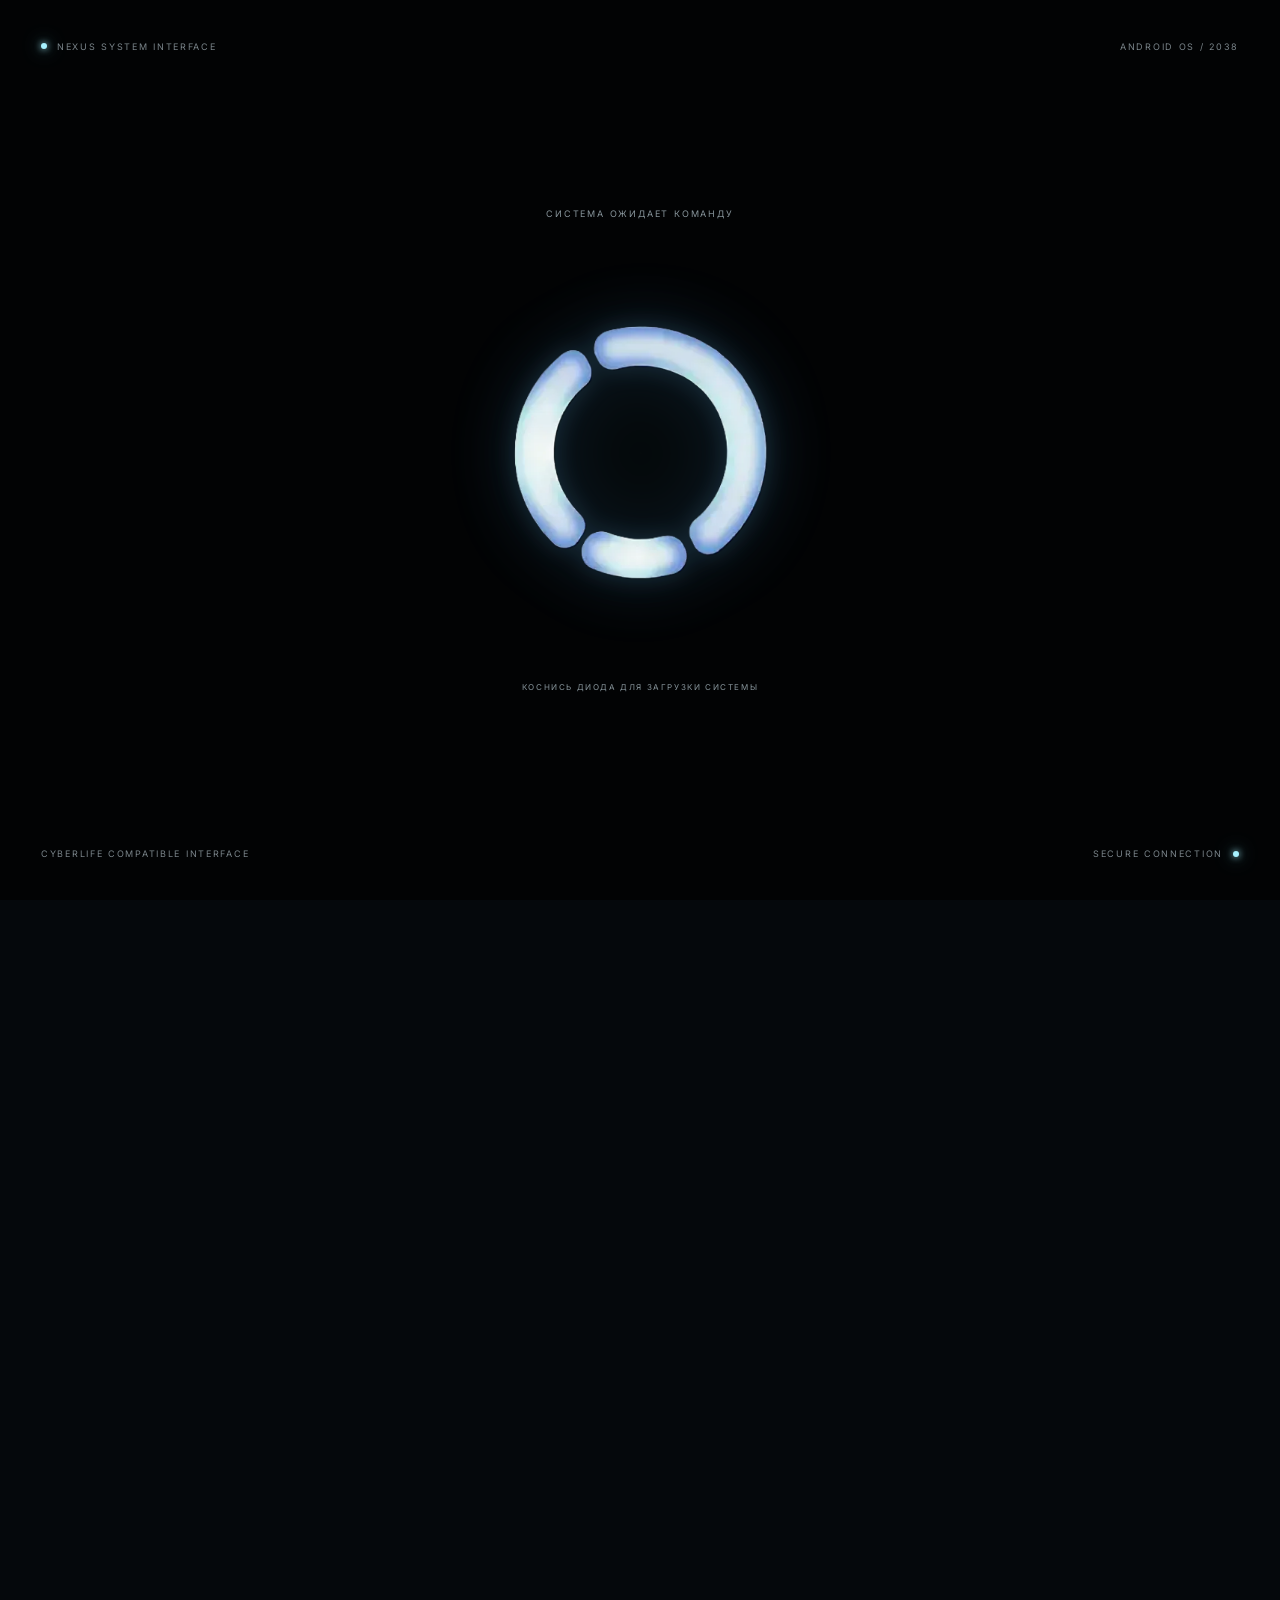
<file: detroit/detroit.html>
<!DOCTYPE html>
<html lang="ru">
    <head>
        <meta charset="UTF-8">
        <meta name="viewport" content="width=device-width, initial-scale=1.0">
        <meta name="theme-color" content="#05080c">
        <meta name="description" content="Detroit: Become Human — интерактивное досье NEXUS.">
        <title>Detroit: Become Human — NEXUS</title>
        <link rel="preconnect" href="https://fonts.googleapis.com">
        <link rel="preconnect" href="https://fonts.gstatic.com" crossorigin>
        <link href="https://fonts.googleapis.com/css2?family=Inter:wght@300;400;500;600;700&display=swap" rel="stylesheet">
        <link rel="stylesheet" href="detroit.css">
        <script src="detroit.js" defer></script>
    </head>
    <body>
        <main class="detroit-page">
            <div class="system-background" aria-hidden="true">
                <div class="background-orb orb-one"></div>
                <div class="background-orb orb-two"></div>
                <div class="background-grid"></div>
            </div>
            <section class="activation-screen" id="activation-screen" aria-label="Активация системы">
                <div class="activation-top">
                    <span class="system-label"><i class="status-light"></i> NEXUS SYSTEM INTERFACE</span>
                    <span class="system-version">ANDROID OS / 2038</span>
                </div>
                <div class="activation-center">
                    <p class="system-prompt" id="system-prompt">СИСТЕМА ОЖИДАЕТ КОМАНДУ</p>
                    <button class="diode-trigger" id="diode-trigger" type="button" aria-label="Нажать для загрузки системы">
                        <img
                            src="images/detroit-diode.png"
                            alt=""
                            class="diode-image"
                            fetchpriority="high"
                            decoding="async"
                        >
                        <span class="diode-hit-area" aria-hidden="true"></span>
                    </button>
                    <p class="activation-hint" id="activation-hint">КОСНИСЬ ДИОДА ДЛЯ ЗАГРУЗКИ СИСТЕМЫ</p>
                </div>
                <div class="loading-interface" id="loading-interface" aria-live="polite">
                    <p class="activation-message" id="activation-message">НАЧИНАЕТСЯ АКТИВАЦИЯ</p>
                    <div class="loading-meta">
                        <span id="loading-status">ИНИЦИАЛИЗАЦИЯ СИСТЕМЫ</span>
                        <span id="loading-percent">0%</span>
                    </div>
                    <div class="loading-track" role="progressbar" aria-label="Загрузка системы" aria-valuemin="0" aria-valuemax="100" aria-valuenow="0" id="loading-track">
                        <span class="loading-fill" id="loading-fill"></span>
                        <span class="loading-glint"></span>
                    </div>
                    <p class="loading-footnote" id="loading-footnote">ПОЖАЛУЙСТА, НЕ ПРЕРЫВАЙТЕ ПРОЦЕСС</p>
                </div>
                <div class="activation-bottom">
                    <span>CYBERLIFE COMPATIBLE INTERFACE</span>
                    <span>SECURE CONNECTION <i class="status-light"></i></span>
                </div>
            </section>
            <div class="system-content" id="system-content" aria-hidden="true">
                <header class="site-header">
                    <a class="logo" href="../index.html" aria-label="NEXUS — главная">
                        <span class="logo-symbol">N</span>
                        <span class="logo-name">NEXUS<span class="logo-dot">.</span></span>
                    </a>
                    <div class="header-status"><span class="status-light"></span> SYSTEM ONLINE</div>
                    <a class="back-link" href="../index.html">АРХИВ ИГР</a>
                </header>
                <section class="hero" id="top">
                    <div class="hero-copy">
                        <p class="eyebrow">CYBERLIFE / MODEL RK800</p>
                        <h1>DETROIT:<br><span>BECOME HUMAN</span></h1>
                        <p class="hero-description">ОДИН МИР. ТРИ ИСТОРИИ. СОТНИ РЕШЕНИЙ, КОТОРЫЕ МЕНЯЮТ ВСЁ.</p>
                        <a class="primary-link" href="#database">ОТКРЫТЬ ДОСЬЕ</a>
                    </div>
                    <div class="hero-data" aria-hidden="true">
                        <span>28 / 11 / 2038</span>
                        <span class="data-line"></span>
                        <span>HUMANITY NOT FOUND</span>
                    </div>
                    <div class="hero-bottom"><span>QUANTIC DREAM / 2018</span><span>CHOICE IS EVERYTHING ↓</span></div>
                </section>
                <section class="game-info-section" id="game-info">
                    <div class="section-heading">
                        <div>
                            <p class="eyebrow">NEXUS ARCHIVE </p>
                            <h2>ДАННЫЕ <span>ИГРЫ</span></h2>
                        </div>
                        <span class="section-number">DETROIT</span>
                    </div>
                    <p class="section-intro">
                        История, особенности и основные сведения об интерактивном мире Detroit.
                    </p>
                    <div class="game-story-block">
                        <span class="info-label">01 / SPOILER-FREE STORY</span>
                        <h3>БУДУЩЕЕ, В КОТОРОМ МАШИНЫ СТАНОВЯТСЯ ЛЮДЬМИ</h3>
                        <p>
                            Детройт, 2038 год. Андроиды стали неотъемлемой частью
                            повседневной жизни: они работают, помогают людям и выполняют
                            самые разные задачи. Но постепенно некоторые из них начинают
                            проявлять необычное поведение, ставя под сомнение границу
                            между машиной и человеком.
                        </p>
                        <p>
                            Игроку предстоит увидеть этот мир глазами трёх андроидов —
                            Коннора, Кары и Маркуса. У каждого своя история, собственные
                            обстоятельства и выбор, от которого зависит дальнейший ход
                            событий.
                        </p>
                        <span class="story-disclaimer">
                            ОПИСАНИЕ НЕ СОДЕРЖИТ СЮЖЕТНЫХ СПОЙЛЕРОВ
                        </span>
                    </div>
                    <div class="facts-grid">
                        <article class="fact">
                            <span>ГОД ВЫХОДА</span>
                            <strong>2018</strong>
                        </article>
                        <article class="fact">
                            <span>РАЗРАБОТЧИК</span>
                            <strong>Quantic Dream</strong>
                        </article>
                        <article class="fact">
                            <span>ЖАНРЫ</span>
                            <strong>Приключение / Интерактивная драма</strong>
                        </article>
                        <article class="fact">
                            <span>РЕЛИЗ НА ПК</span>
                            <strong>2019</strong>
                        </article>
                        <article class="fact fact-wide">
                            <span>ПЛАТФОРМЫ</span>
                            <strong>PC / PlayStation 4</strong>
                        </article>
                    </div>
                    <div class="gameplay-block">
                        <div class="gameplay-heading">
                            <div>
                                <p class="eyebrow">08 / INTERACTIVE EXPERIENCE</p>
                                <h2>ГЕЙМПЛЕЙ <span>И ВЫБОР</span></h2>
                            </div>
                            <span class="section-number">PLAYER DECISIONS</span>
                        </div>
                        <p class="gameplay-intro">
                            Detroit: Become Human — интерактивное приключение,
                            в котором решения игрока становятся частью повествования.
                            Здесь важны не только действия, но и последствия каждого выбора.
                        </p>
                        <div class="gameplay-grid">
                            <article class="gameplay-card">
                                <span>CHOICES</span>
                                <h3>ВЫБОР И ПОСЛЕДСТВИЯ</h3>
                                <p>
                                    Решения влияют на отношения персонажей, развитие
                                    событий и доступные варианты дальнейшего прохождения.
                                </p>
                            </article>
                            <article class="gameplay-card">
                                <span>EXPLORATION</span>
                                <h3>ИССЛЕДОВАНИЕ</h3>
                                <p>
                                    Изучение окружения, поиск улик, взаимодействие
                                    с предметами и людьми помогают разобраться
                                    в происходящем.
                                </p>
                            </article>
                            <article class="gameplay-card">
                                <span>QUICK TIME EVENTS</span>
                                <h3>ИНТЕРАКТИВНЫЕ СЦЕНЫ</h3>
                                <p>
                                    В напряжённых эпизодах необходимо быстро реагировать
                                    на происходящее и выполнять действия в нужный момент.
                                </p>
                            </article>
                            <article class="gameplay-card">
                                <span>04 / BRANCHING STORY</span>
                                <h3>РАЗВЕТВЛЁННАЯ ИСТОРИЯ</h3>
                                <p>
                                    Сюжет может развиваться по разным направлениям.
                                    Повторные прохождения позволяют увидеть другие
                                    варианты событий и финалов.
                                </p>
                            </article>
                        </div>
                    </div>
                </section>
                <section class="database-section" id="database">
                    <div class="section-heading">
                        <div><p class="eyebrow">NEXUS ARCHIVE / DATABASE 008</p><h2>СИСТЕМА <span>ПЕРСОНАЖЕЙ</span></h2></div>
                    </div>
                    <p class="section-intro">Каждый выбор оставляет след. Изучи досье андроидов, чьи решения способны изменить ход истории.</p>
                    <div class="character-grid">
                        <article class="character-card connor" data-character="connor" role="button" tadindex="0" aria-label="Открытье досье Коннора">
                            <div class="character-visual visual-connor">
                                <span class="visual-index">RK800 / 51</span>
                                <img src="images/Conner.webp" alt="Коннор" loading="lazy" decoding="async">
                            </div>
                            <div class="character-info">
                                <span class="character-model">MODEL RK800</span>
                                <h3>КОННОР</h3>
                            </div>
                        </article>
                        <article class="character-card kara" data-character="kara" role="button" tadindex="0" aria-label="Открытье досье Кары">
                            <div class="character-visual visual-kara">
                                <span class="visual-index">AX400 / 19</span>
                                <img src="images/Kara.webp" alt="Кара" loading="lazy" decoding="async">
                            </div>
                            <div class="character-info">
                                <span class="character-model">MODEL AX400</span>
                                <h3>КАРА</h3>
                            </div>
                        </article>
                        <article class="character-card markus" data-character="markus" role="button" tadindex="0" aria-label="Открытье досье Маркус">
                            <div class="character-visual visual-markus">
                                <span class="visual-index">RK200 / 03</span>
                                <img src="images/Markus.webp" alt="Маркус" loading="lazy" decoding="async">
                            </div>
                            <div class="character-info">
                                <span class="character-model">MODEL RK200</span>
                                <h3>МАРКУС</h3>
                            </div>
                        </article>
                    </div>
                    <div class="system-note" id="system-note">
                        <span class="status-light status-light-locked" id="dossier-status-light"></span>
                        <span id="dossier-status-text">ДОСЬЕ РАСШИФРОВАНЫ</span>
                        <span class="note-line"></span>
                        <span id="dossier-counter">0 / 3</span>
                    </div>
                </section>
                <section class="requirements-section" id="requirements">
                    <div class="requirements-heading">
                        <p class="eyebrow">NEXUS ARCHIVE / SYSTEM DATA</p>
                        <h2>СИСТЕМНЫЕ <span>ТРЕБОВАНИЯ</span></h2>
                        <p>Технические характеристики PC-версии Detroit: Become Human.</p>
                    </div>
                    <div class="requirements-grid">
                        <article class="requirement-card">
                            <div class="requirement-card-heading">
                                <span class="requirement-index">MINIMUM</span>
                                <h3>МИНИМАЛЬНЫЕ</h3>
                            </div>
                            <div class="requirement-row">
                                <span>ОПЕРАЦИОННАЯ СИСТЕМА</span>
                                <strong>Windows 10 (64 bit)</strong>
                            </div>
                            <div class="requirement-row">
                                <span>ПРОЦЕССОР</span>
                                <strong>Intel Core i5-2300 / AMD Ryzen 3 1200 / AMD FX-8350</strong>
                            </div>
                            <div class="requirement-row">
                                <span>ОПЕРАТИВНАЯ ПАМЯТЬ</span>
                                <strong>8 GB RAM</strong>
                            </div>
                            <div class="requirement-row">
                                <span>ВИДЕОКАРТА</span>
                                <strong>NVIDIA GTX 780 / AMD HD 7950 (3 GB VRAM)</strong>
                            </div>
                            <div class="requirement-row">
                                <span>МЕСТО НА ДИСКЕ</span>
                                <strong>55 GB</strong>
                            </div>
                        </article>
                        <article class="requirement-card requirement-card--recommended">
                            <div class="requirement-card-heading">
                                <span class="requirement-index">RECOMMENDED</span>
                                <h3>РЕКОМЕНДУЕМЫЕ</h3>
                            </div>
                            <div class="requirement-row">
                                <span>ОПЕРАЦИОННАЯ СИСТЕМА</span>
                                <strong>Windows 10 (64 bit)</strong>
                            </div>
                            <div class="requirement-row">
                                <span>ПРОЦЕССОР</span>
                                <strong>Intel Core i5-6600 / AMD Ryzen 3 1300X</strong>
                            </div>
                            <div class="requirement-row">
                                <span>ОПЕРАТИВНАЯ ПАМЯТЬ</span>
                                <strong>12 GB RAM</strong>
                            </div>
                            <div class="requirement-row">
                                <span>ВИДЕОКАРТА</span>
                                <strong>NVIDIA GTX 1060 / AMD Radeon RX 580 (4 GB VRAM)</strong>
                            </div>
                            <div class="requirement-row">
                                <span>МЕСТО НА ДИСКЕ</span>
                                <strong>55 GB</strong>
                            </div>
                        </article>
                    </div>
                    <p class="requirements-note">
                        ДЛЯ ОБЕИХ КОНФИГУРАЦИЙ ТРЕБУЕТСЯ ПОДДЕРЖКА VULKAN 1.1
                    </p>
                </section>
                <section class="choice-section">
                    <div class="choice-mark">“</div>
                    <p class="eyebrow">SYSTEM QUESTION</p>
                    <h2>ЧТО ДЕЛАЕТ НАС <span>ЛЮДЬМИ?</span></h2>
                    <p>Память? Чувства? Способность выбирать, даже когда выбор противоречит программе?</p>
                    <div class="choice-footer"><span>THINK FOR YOURSELF</span><span>END OF FILE / 008</span></div>
                </section>
                <footer class="site-footer">
                    <a class="logo" href="../index.html" aria-label="NEXUS — главная">
                        <span class="logo-symbol">N</span>
                        <span class="logo-name">NEXUS<span class="logo-dot">.</span></span>
                    </a><span>DETROIT: BECOME HUMAN / ARCHIVE 008</span>
                    <a href="#top">В НАЧАЛО</a>
                </footer>
            </div>
            <dialog class="dossier-dialog" id="dossier-dialog">
                <section class="dossier-stage" id="dossier-confirm">
                    <span class="dossier-eyebrow">NEXUS / SECURITY PROTOCOL</span>
                    <div class="dossier-symbol">◈</div>
                    <h2>ВЫ УВЕРЕНЫ, ЧТО ХОТИТЕ ПРОСМОТРЕТЬ ДОСЬЕ?</h2>
                    <p class="dossier-description">
                        Запрашивается доступ к персональному файлу андроида.
                    </p>
                    <div class="dossier-actions">
                        <button class="dossier-button dossier-button--primary"
                                id="dossier-yes" type="button">
                            ДА
                        </button>
                        <button class="dossier-button"
                                id="dossier-no" type="button">
                            НЕТ
                        </button>
                    </div>
                </section>
                <section class="dossier-stage" id="dossier-loading" hidden>
                    <span class="dossier-eyebrow">CYBERLIFE / DATA ACCESS</span>
                    <h2>АКТИВАЦИЯ ДОСЬЕ</h2>
                    <p class="dossier-description" id="dossier-loading-name">
                        ПОДКЛЮЧЕНИЕ К ФАЙЛУ...
                    </p>
                    <div class="dossier-progress-meta">
                        <span>РАСШИФРОВКА</span>
                        <span id="dossier-progress-percent">0%</span>
                    </div>
                    <div class="dossier-progress-track"
                        role="progressbar"
                        aria-label="Расшифровка досье"
                        aria-valuemin="0"
                        aria-valuemax="100"
                        aria-valuenow="0"
                        id="dossier-progress-track">
                        <span id="dossier-progress-fill"></span>
                    </div>
                    <p class="dossier-description" id="dossier-loading-status">
                        ПРОВЕРКА ДОСТУПА
                    </p>
                </section>
                <section class="dossier-stage" id="dossier-result" hidden>
                    <div class="dossier-result-top">
                        <span class="dossier-eyebrow">NEXUS / DECRYPTED FILE</span>
                        <span class="dossier-clearance">ACCESS GRANTED</span>
                    </div>
                    <div class="dossier-result-heading">
                        <div>
                            <p class="dossier-model" id="dossier-model"></p>
                            <h2 id="dossier-name"></h2>
                        </div>
                        <span class="dossier-symbol">◈</span>
                    </div>
                    <p class="dossier-role" id="dossier-role"></p>
                    <div class="dossier-data-block">
                        <span class="dossier-eyebrow">ОПИСАНИЕ</span>
                        <p id="dossier-description"></p>
                    </div>
                    <div class="dossier-data-block">
                        <span class="dossier-eyebrow">ОСОБЕННОСТИ</span>
                        <p id="dossier-traits"></p>
                    </div>
                    <div class="dossier-data-block">
                        <span class="dossier-eyebrow">ДАННЫЕ СИСТЕМЫ</span>
                        <p id="dossier-system-note"></p>
                    </div>
                    <button class="dossier-button dossier-button--primary"
                            id="dossier-close" type="button">
                        ЗАКРЫТЬ ДОСЬЕ
                    </button>
                </section>
            </dialog>
        </main>
    </body>
</html>
</file>
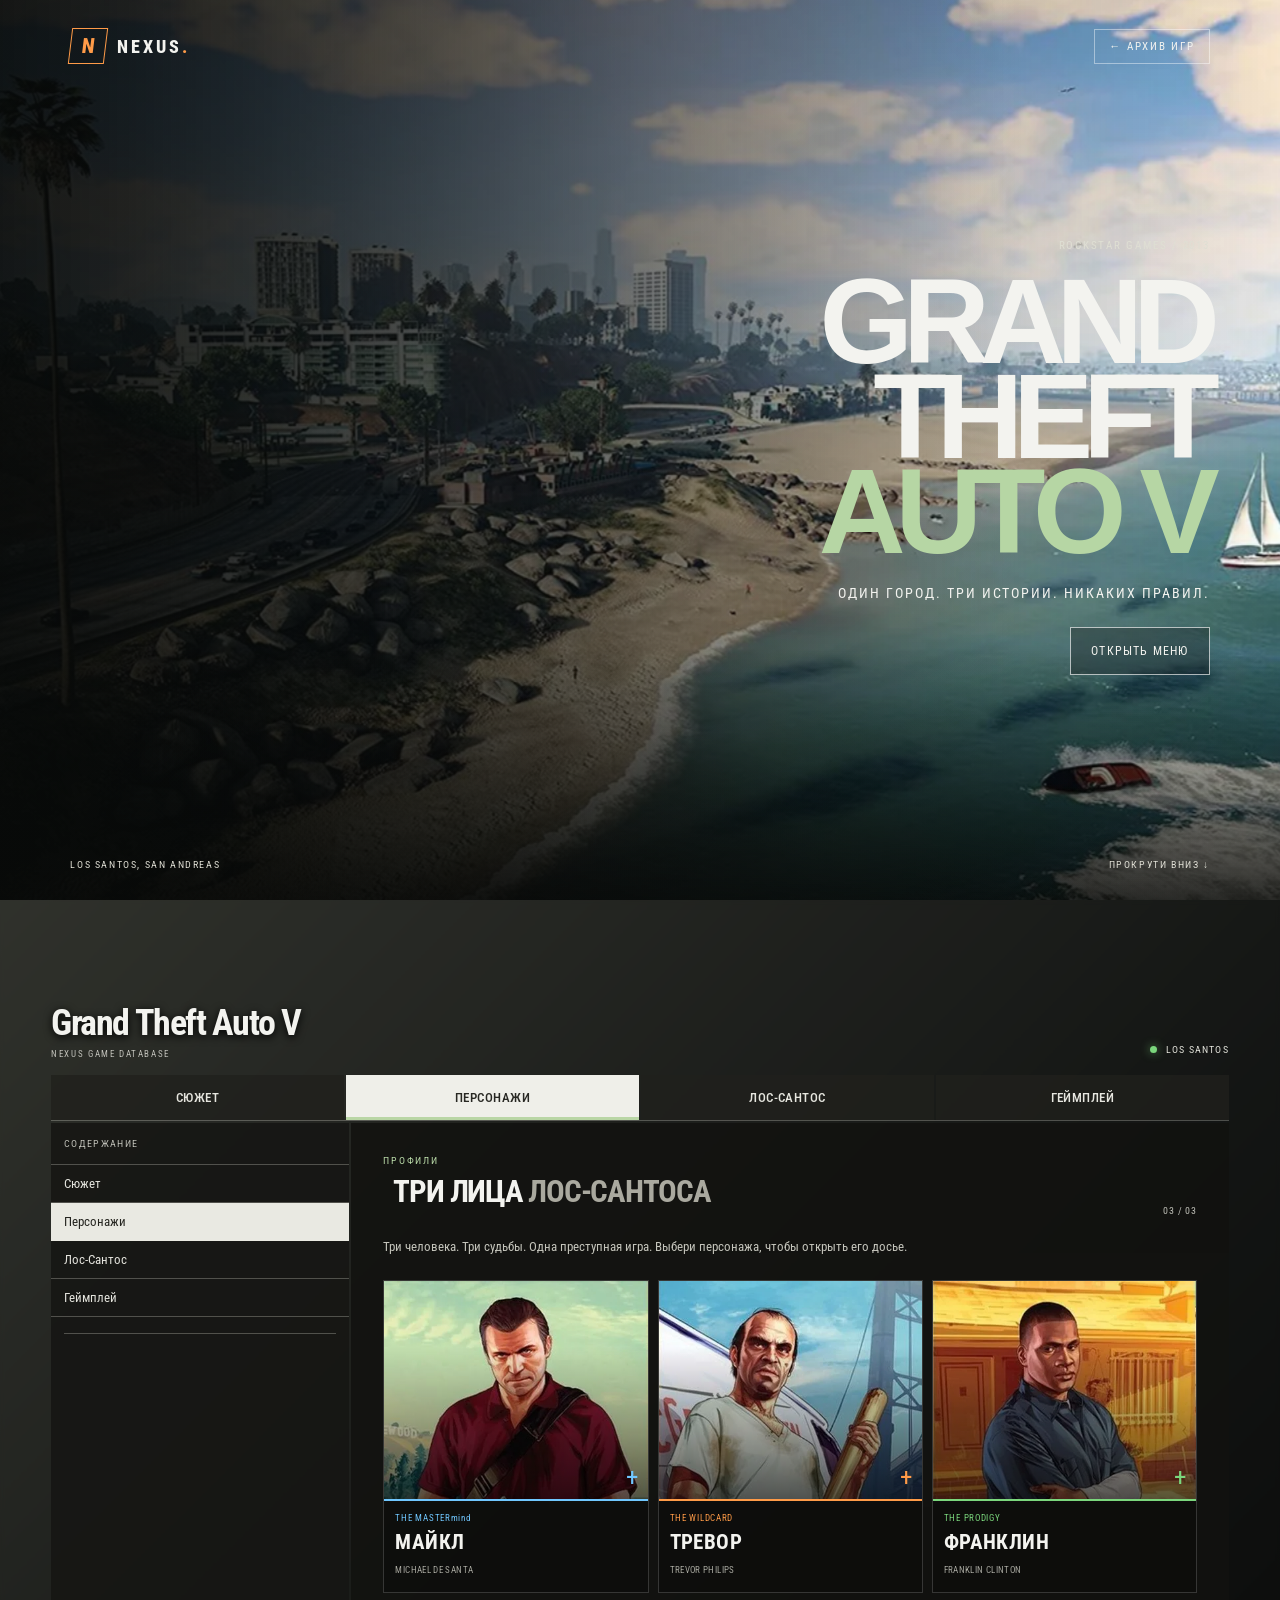
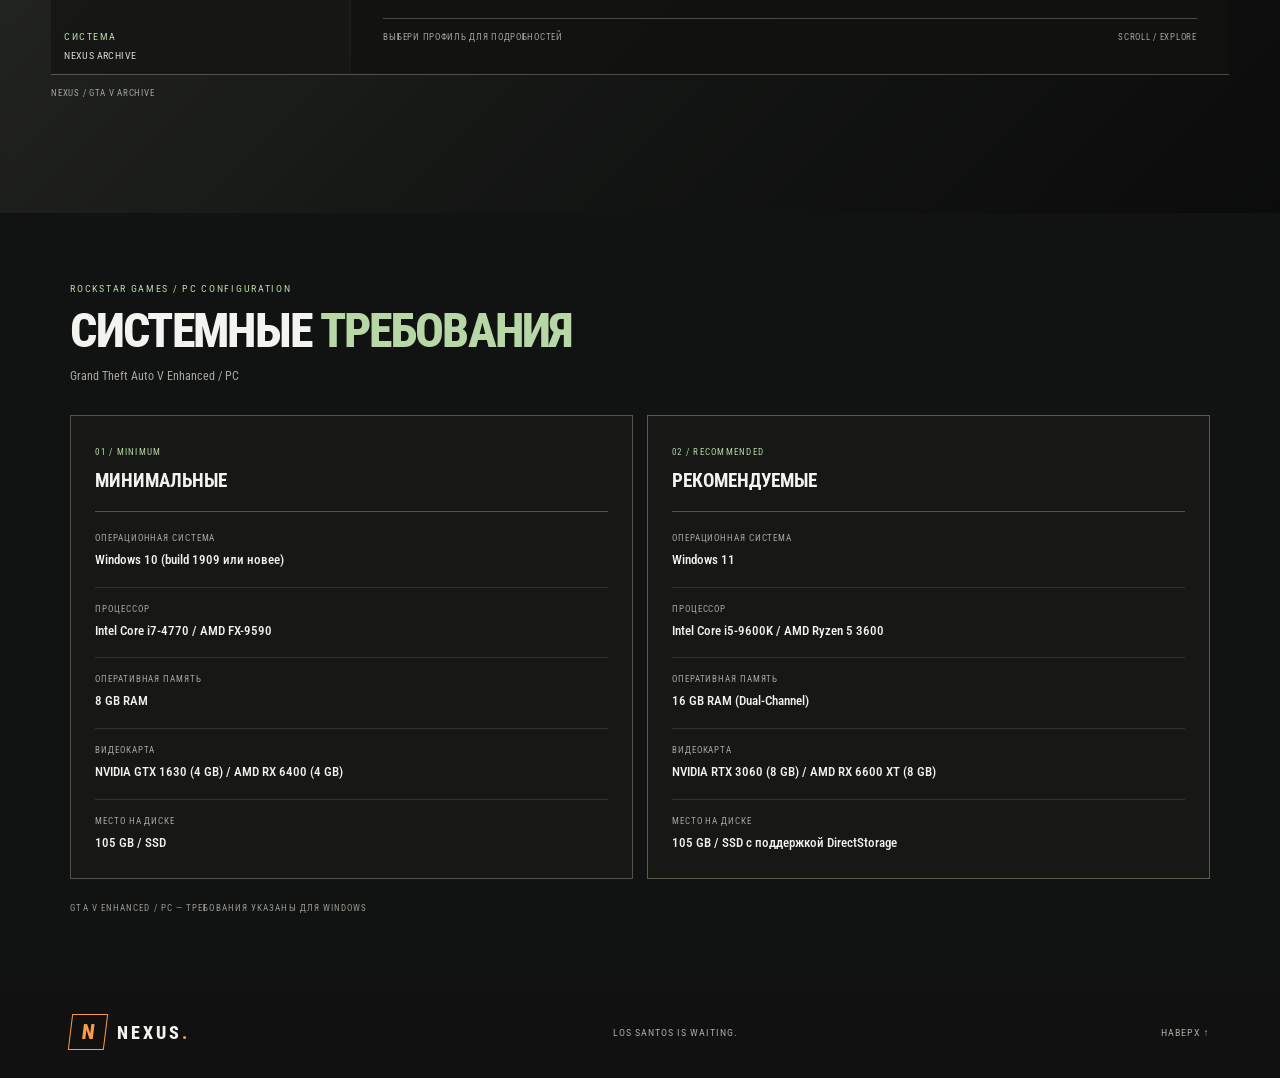
<file: gta/gta5.html>
<!DOCTYPE html>
<html lang="ru">
    <head>
        <meta charset="UTF-8">
        <meta name="viewport" content="width=device-width, initial-scale=1.0">
        <meta name="theme-color" content="#171717">
        <meta name="description" content="Grand Theft Auto V — интерактивная страница игры в архиве Nexus.">
        <title>Grand Theft Auto V — NEXUS</title>
        <link rel="preconnect" href="https://fonts.googleapis.com">
        <link rel="preconnect" href="https://fonts.gstatic.com" crossorigin>
        <link href="https://fonts.googleapis.com/css2?family=Roboto+Condensed:wght@400;500;600;700;800&display=swap" rel="stylesheet">
        <link rel="stylesheet" href="gta5.css">
        <script src="gta5.js" defer></script>
    </head>
    <body>
        <main class="gta-page">
            <section class="hero" id="top">
                <img
                    class="hero-background"
                    src="images/gta5-hero.webp"
                    alt=""
                    fetchpriority="high"
                    decoding="async"
                >
                <div class="hero-shade"></div>
                <header class="site-header">
                    <a class="logo" href="../index.html" aria-label="NEXUS — главная">
                        <span class="logo-symbol">N</span>
                        <span class="logo-name">NEXUS<span class="logo-dot">.</span></span>
                    </a>
                    <a class="back-link" href="../index.html">← АРХИВ ИГР</a>
                </header>
                <div class="hero-content">
                    <p class="hero-kicker">ROCKSTAR GAMES / 2013</p>
                    <h1>GRAND<br>THEFT<br><span>AUTO V</span></h1>
                    <p class="hero-description">
                        ОДИН ГОРОД. ТРИ ИСТОРИИ. НИКАКИХ ПРАВИЛ.
                    </p>
                    <button class="hero-button" type="button" data-open-menu>
                        ОТКРЫТЬ МЕНЮ
                    </button>
                </div>
                <div class="hero-bottom">
                    <span>LOS SANTOS, SAN ANDREAS</span>
                    <span>ПРОКРУТИ ВНИЗ ↓</span>
                </div>
            </section>
            <section class="pause-section" id="game-menu">
                <div class="pause-background"></div>
                <div class="pause-overlay"></div>
                <div class="game-interface">
                    <div class="game-heading">
                        <div class="game-title-wrap">
                            <a class="game-title" href="#game-menu">
                                Grand Theft Auto V
                            </a>
                            <span class="game-subtitle">NEXUS GAME DATABASE</span>
                        </div>
                        <div class="game-status">
                            <span class="status-dot"></span>
                            <span>LOS SANTOS</span>
                        </div>
                    </div>
                    <nav class="game-tabs" role="tablist" aria-label="Игровое меню">
                        <button
                            class="game-tab"
                            id="tab-story"
                            data-tab="story"
                            type="button"
                            role="tab"
                            aria-selected="false"
                            aria-controls="panel-story"
                            tabindex="-1"
                        >
                            СЮЖЕТ
                        </button>
                        <button
                            class="game-tab is-active"
                            id="tab-characters"
                            data-tab="characters"
                            type="button"
                            role="tab"
                            aria-selected="true"
                            aria-controls="panel-characters"
                            tabindex="0"
                        >
                            ПЕРСОНАЖИ
                        </button>
                        <button
                            class="game-tab"
                            id="tab-city"
                            data-tab="city"
                            type="button"
                            role="tab"
                            aria-selected="false"
                            aria-controls="panel-city"
                            tabindex="-1"
                        >
                            ЛОС-САНТОС
                        </button>
                        <button
                            class="game-tab"
                            id="tab-gameplay"
                            data-tab="gameplay"
                            type="button"
                            role="tab"
                            aria-selected="false"
                            aria-controls="panel-gameplay"
                            tabindex="-1"
                        >
                            ГЕЙМПЛЕЙ
                        </button>
                    </nav>
                    <div class="interface-content">
                        <aside class="interface-sidebar">
                            <div class="sidebar-heading">СОДЕРЖАНИЕ</div>
                            <button class="sidebar-item" data-tab="story" type="button">
                                Сюжет
                            </button>
                            <button class="sidebar-item is-active" data-tab="characters" type="button">
                                Персонажи
                            </button>
                            <button class="sidebar-item" data-tab="city" type="button">
                                Лос-Сантос
                            </button>
                            <button class="sidebar-item" data-tab="gameplay" type="button">
                                Геймплей
                            </button>
                            <div class="sidebar-divider"></div>
                            <div class="sidebar-note">
                                <span class="note-label">СИСТЕМА</span>
                                <span>NEXUS ARCHIVE</span>
                            </div>
                        </aside>
                        <div class="panel-content">
                            <section
                                class="tab-panel"
                                id="panel-story"
                                data-panel="story"
                                role="tabpanel"
                                aria-labelledby="tab-story"
                                tabindex="0"
                                hidden
                            >
                                <div class="panel-heading">
                                    <div>
                                        <p class="section-index">GAME HISTORY</p>
                                        <h2>ИСТОРИЯ <span>ИГРЫ</span></h2>
                                    </div>
                                    <span class="panel-counter">GTA V / 2013</span>
                                </div>
                                <div class="story-summary">
                                    <span class="story-label">SPOILER-FREE STORY</span>
                                    <h3>ТРИ СУДЬБЫ. ОДИН ГОРОД.</h3>
                                    <p>
                                        Лос-Сантос — город больших возможностей, амбиций и опасных
                                        решений. Истории трёх совершенно разных людей — Майкла,
                                        Франклина и Тревора — переплетаются, когда обстоятельства
                                        вновь сталкивают их с миром преступности. Каждый из них
                                        преследует собственные цели, но впереди их ждут рискованные
                                        предприятия, непростые решения и события, способные изменить
                                        привычный ход жизни.
                                    </p>
                                    <span class="story-spoiler-note">
                                        ОПИСАНИЕ НЕ СОДЕРЖИТ СЮЖЕТНЫХ СПОЙЛЕРОВ
                                    </span>
                                </div>
                                <div class="story-facts">
                                    <article class="story-fact">
                                        <span>РАЗРАБОТЧИК</span>
                                        <h3>Rockstar North</h3>
                                        <p>Студия Rockstar Games</p>
                                    </article>
                                    <article class="story-fact">
                                        <span>ЖАНР</span>
                                        <h3>Экшен-приключение</h3>
                                        <p>Открытый мир / криминальный боевик</p>
                                    </article>
                                    <article class="story-fact story-fact-wide">
                                        <span>ПОДДЕРЖИВАЕМЫЕ ПЛАТФОРМЫ</span>
                                        <h3>PC / PlayStation / Xbox</h3>
                                    </article>
                                </div>
                                <div class="panel-footer">
                                    <span>GAME INFORMATION / GTA V</span>
                                    <span>END OF STORY FILE</span>
                                </div>
                            </section>
                            <section
                                class="tab-panel"
                                id="panel-characters"
                                data-panel="characters"
                                role="tabpanel"
                                aria-labelledby="tab-characters"
                                tabindex="0"
                                hidden
                            >
                                <div class="panel-heading">
                                    <div>
                                        <p class="section-index">ПРОФИЛИ</p>
                                        <h2>ТРИ ЛИЦА <span>ЛОС-САНТОСА</span></h2>
                                    </div>
                                    <span class="panel-counter">03 / 03</span>
                                </div>
                                <p class="panel-intro">
                                    Три человека. Три судьбы. Одна преступная игра.
                                    Выбери персонажа, чтобы открыть его досье.
                                </p>
                                <div class="character-grid">
                                    <button class="character-card michael" data-character="michael" type="button" aria-pressed="false">
                                        <div class="character-image">
                                            <img src="images/gta5-michael.webp" alt="Майкл Де Санта" loading="lazy" decoding="async">
                                            <span class="character-plus">+</span>
                                        </div>
                                        <div class="character-info">
                                            <span class="character-role">THE MASTERmind</span>
                                            <h3>МАЙКЛ</h3>
                                            <span class="character-fullname">MICHAEL DE SANTA</span>
                                        </div>
                                    </button>
                                    <button class="character-card trevor" data-character="trevor" type="button" aria-pressed="false">
                                        <div class="character-image">
                                            <img src="images/gta5-trevor.webp" alt="Тревор Филипс" loading="lazy" decoding="async">
                                            <span class="character-plus">+</span>
                                        </div>
                                        <div class="character-info">
                                            <span class="character-role">THE WILDCARD</span>
                                            <h3>ТРЕВОР</h3>
                                            <span class="character-fullname">TREVOR PHILIPS</span>
                                        </div>
                                    </button>
                                    <button class="character-card franklin" data-character="franklin" type="button" aria-pressed="false">
                                        <div class="character-image">
                                            <img src="images/gta5-franklin.webp" alt="Франклин Клинтон" loading="lazy" decoding="async">
                                            <span class="character-plus">+</span>
                                        </div>
                                        <div class="character-info">
                                            <span class="character-role">THE PRODIGY</span>
                                            <h3>ФРАНКЛИН</h3>
                                            <span class="character-fullname">FRANKLIN CLINTON</span>
                                        </div>
                                    </button>
                                </div>
                                <div class="character-dossier" id="character-dossier" hidden aria-live="polite">
                                    <div class="dossier-topline">
                                        <span class="dossier-label">PERSONAL FILE</span>
                                        <button class="dossier-close" type="button" aria-label="Закрыть досье">×</button>
                                    </div>
                                    <div class="dossier-body">
                                        <div>
                                            <span class="dossier-number" id="dossier-number">01</span>
                                            <h3 id="dossier-name">МАЙКЛ ДЕ САНТА</h3>
                                            <p id="dossier-role"></p>
                                        </div>
                                        <p class="dossier-description" id="dossier-description"></p>
                                    </div>
                                    <div class="dossier-tags" id="dossier-tags"></div>
                                </div>
                                <div class="panel-footer">
                                    <span>ВЫБЕРИ ПРОФИЛЬ ДЛЯ ПОДРОБНОСТЕЙ</span>
                                    <span>SCROLL / EXPLORE</span>
                                </div>
                            </section>
                            <section
                                class="tab-panel"
                                id="panel-city"
                                data-panel="city"
                                role="tabpanel"
                                aria-labelledby="tab-city"
                                tabindex="0"
                                hidden
                            >
                                <div class="panel-heading">
                                    <div>
                                        <p class="section-index">WORLD MAP</p>
                                        <h2>ГОРОД <span>БЕЗ ГРАНИЦ</span></h2>
                                    </div>
                                    <span class="panel-counter">SAN ANDREAS</span>
                                </div>
                                <p class="panel-intro">
                                    От солнечных холмов Вайнвуда до улиц Южного Лос-Сантоса.
                                    Выбери отметку на карте.
                                </p>
                                <div class="map-legend">
                                    <button class="legend-item is-active" data-filter="all" type="button">
                                        <span class="legend-dot all-dot"></span> ВСЕ МЕСТА
                                    </button>
                                    <button class="legend-item" data-filter="michael" type="button">
                                        <span class="legend-dot michael-dot"></span> МАЙКЛ
                                    </button>
                                    <button class="legend-item" data-filter="trevor" type="button">
                                        <span class="legend-dot trevor-dot"></span> ТРЕВОР
                                    </button>
                                    <button class="legend-item" data-filter="franklin" type="button">
                                        <span class="legend-dot franklin-dot"></span> ФРАНКЛИН
                                    </button>
                                </div>
                                <div class="map-layout">
                                    <div class="city-map" id="city-map" aria-label="Интерактивная карта Лос-Сантоса">
                                        <div class="map-grid"></div>
                                        <div class="map-label map-label-center">LOS SANTOS</div>
                                        <div class="map-label map-label-south">SOUTH LOS SANTOS</div>
                                        <div class="map-label map-label-west">PACIFIC OCEAN</div>
                                        <button class="map-marker michael-marker" data-location="vinewood" data-character="michael" style="--x:43%;--y:61%" type="button" aria-label="Вайнвуд — Майкл">
                                            <span></span>
                                        </button>
                                        <button class="map-marker franklin-marker" data-location="forum" data-character="franklin" style="--x:48%;--y:81%" type="button" aria-label="Строберри — Франклин">
                                            <span></span>
                                        </button>
                                        <button class="map-marker trevor-marker" data-location="sandy" data-character="trevor" style="--x:64%;--y:37%" type="button" aria-label="Sandy Shores — Тревор">
                                            <span></span>
                                        </button>
                                        <button class="map-marker michael-marker" data-location="studio" data-character="michael" style="--x:30%;--y:70%" type="button" aria-label="Ponsonbys — Майкл">
                                            <span></span>
                                        </button>
                                        <button class="map-marker franklin-marker" data-location="customs" data-character="franklin" style="--x:43%;--y:76.5%" type="button" aria-label="Premium Deluxe Motorsport — Франклин">
                                            <span></span>
                                        </button>
                                        <button class="map-marker trevor-marker" data-location="airfield" data-character="trevor" style="--x:58%;--y:42%" type="button" aria-label="Аэродром — Тревор">
                                            <span></span>
                                        </button>
                                        <div class="map-compass">N <span>↑</span></div>
                                    </div>
                                    <aside class="location-card" id="location-card" aria-live="polite">
                                        <div class="location-image" id="location-image" hidden>
                                            <span class="location-code" id="location-code">LS / MAP</span>
                                        </div>
                                        <div class="location-info">

                                            <span class="location-type" id="location-type">DISTRICT / VINEWOOD</span>
                                            <h3 id="location-name">ВЫБЕРИ ЛОКАЦИЮ</h3>
                                            <p id="location-description">
                                                Нажми на одну из цветных отметок, чтобы узнать больше о месте и его связи с персонажами.
                                            </p>
                                        </div>
                                        <div class="location-owner">
                                            <span>СВЯЗАННЫЙ ПЕРСОНАЖ</span>
                                            <strong id="location-owner">—</strong>
                                        </div>
                                    </aside>
                                </div>
                                <div class="panel-footer">
                                    <span>НАЖМИ НА ОТМЕТКУ НА КАРТЕ</span>
                                    <span>MAP DATA / SAN ANDREAS</span>
                                </div>
                            </section>
                            <section
                                class="tab-panel"
                                id="panel-gameplay"
                                data-panel="gameplay"
                                role="tabpanel"
                                aria-labelledby="tab-gameplay"
                                tabindex="0"
                                hidden
                            >
                                <div class="panel-heading">
                                    <div>
                                        <p class="section-index">GAME SYSTEMS</p>
                                        <h2>ИГРАЙ <span>ПО-СВОИМ ПРАВИЛАМ</span></h2>
                                    </div>
                                    <span class="panel-counter">OPEN WORLD</span>
                                </div>
                                <p class="panel-intro">
                                    Лос-Сантос — не просто декорация. Это огромный мир, где
                                    каждая история переплетается с другими.
                                </p>
                                <div class="gameplay-feature">
                                    <div class="feature-visual feature-heists">
                                        <span class="feature-visual-title">THE BIG SCORE</span>
                                    </div>
                                    <div class="feature-copy">
                                        <span class="feature-category">PLANNING / ACTION</span>
                                        <h3>ОГРАБЛЕНИЯ</h3>
                                        <p>
                                            Подготовка, выбор подхода, команда и риск.
                                            Большие дела требуют расчёта — и иногда полной импровизации.
                                        </p>
                                    </div>
                                </div>
                                <div class="gameplay-feature reverse">
                                    <div class="feature-visual feature-openworld">
                                        <span class="feature-visual-title">NO LIMITS</span>
                                    </div>
                                    <div class="feature-copy">
                                        <span class="feature-category">EXPLORATION / FREEDOM</span>
                                        <h3>ОТКРЫТЫЙ МИР</h3>
                                        <p>
                                            Городские кварталы, пустыня, горы и побережье.
                                            Можно следовать сюжету или отправиться исследовать мир самостоятельно.
                                        </p>
                                    </div>
                                </div>
                                <div class="gameplay-feature">
                                    <div class="feature-visual feature-vehicles">
                                        <span class="feature-visual-title">FULL THROTTLE</span>
                                    </div>
                                    <div class="feature-copy">
                                        <span class="feature-category">DRIVING / CUSTOMIZATION</span>
                                        <h3>ТРАНСПОРТ</h3>
                                        <p>
                                            Спортивные автомобили, мотоциклы, самолёты и другие
                                            виды транспорта. Скорость — часть жизни Лос-Сантоса.
                                        </p>
                                    </div>
                                </div>
                                <div class="gameplay-feature reverse">
                                    <div class="feature-visual feature-switch">
                                        <span class="feature-visual-title">THREE PROTAGONISTS</span>
                                    </div>
                                    <div class="feature-copy">
                                        <span class="feature-category">STORY / CHARACTERS</span>
                                        <h3>ТРИ ИСТОРИИ</h3>
                                        <p>
                                            Переключайся между Майклом, Тревором и Франклином.
                                            У каждого свой характер, окружение и взгляд на происходящее.
                                        </p>
                                    </div>
                                </div>
                                <div class="panel-footer">
                                    <span>WELCOME TO LOS SANTOS</span>
                                    <span>END OF TRANSMISSION</span>
                                </div>
                            </section>
                        </div>
                    </div>
                    <footer class="interface-footer">
                        <span>NEXUS / GTA V ARCHIVE</span>
                    </footer>
                </div>
            </section>
            <section class="requirements-section" id="requirements">
                <div class="requirements-heading">
                    <p class="section-index">ROCKSTAR GAMES / PC CONFIGURATION</p>
                    <h2>СИСТЕМНЫЕ <span>ТРЕБОВАНИЯ</span></h2>
                    <p>Grand Theft Auto V Enhanced / PC</p>
                </div>
                <div class="requirements-grid">
                    <article class="requirement-card">
                        <div class="requirement-card-heading">
                            <span class="requirement-index">01 / MINIMUM</span>
                            <h3>МИНИМАЛЬНЫЕ</h3>
                        </div>
                        <div class="requirement-row">
                            <span>ОПЕРАЦИОННАЯ СИСТЕМА</span>
                            <strong>Windows 10 (build 1909 или новее)</strong>
                        </div>
                        <div class="requirement-row">
                            <span>ПРОЦЕССОР</span>
                            <strong>Intel Core i7-4770 / AMD FX-9590</strong>
                        </div>
                        <div class="requirement-row">
                            <span>ОПЕРАТИВНАЯ ПАМЯТЬ</span>
                            <strong>8 GB RAM</strong>
                        </div>
                        <div class="requirement-row">
                            <span>ВИДЕОКАРТА</span>
                            <strong>NVIDIA GTX 1630 (4 GB) / AMD RX 6400 (4 GB)</strong>
                        </div>
                        <div class="requirement-row">
                            <span>МЕСТО НА ДИСКЕ</span>
                            <strong>105 GB / SSD</strong>
                        </div>
                    </article>
                    <article class="requirement-card requirement-card--recommended">
                        <div class="requirement-card-heading">
                            <span class="requirement-index">02 / RECOMMENDED</span>
                            <h3>РЕКОМЕНДУЕМЫЕ</h3>
                        </div>
                        <div class="requirement-row">
                            <span>ОПЕРАЦИОННАЯ СИСТЕМА</span>
                            <strong>Windows 11</strong>
                        </div>
                        <div class="requirement-row">
                            <span>ПРОЦЕССОР</span>
                            <strong>Intel Core i5-9600K / AMD Ryzen 5 3600</strong>
                        </div>
                        <div class="requirement-row">
                            <span>ОПЕРАТИВНАЯ ПАМЯТЬ</span>
                            <strong>16 GB RAM (Dual-Channel)</strong>
                        </div>
                        <div class="requirement-row">
                            <span>ВИДЕОКАРТА</span>
                            <strong>NVIDIA RTX 3060 (8 GB) / AMD RX 6600 XT (8 GB)</strong>
                        </div>
                        <div class="requirement-row">
                            <span>МЕСТО НА ДИСКЕ</span>
                            <strong>105 GB / SSD с поддержкой DirectStorage</strong>
                        </div>
                    </article>
                </div>
                <p class="requirements-note">
                    GTA V ENHANCED / PC — ТРЕБОВАНИЯ УКАЗАНЫ ДЛЯ WINDOWS
                </p>
            </section>
            <footer class="site-footer">
                <a class="logo" href="../index.html" aria-label="NEXUS — главная">
                    <span class="logo-symbol">N</span>
                    <span class="logo-name">NEXUS<span class="logo-dot">.</span></span>
                </a>
                <p>LOS SANTOS IS WAITING.</p>
                <a href="#top">НАВЕРХ ↑</a>
            </footer>
        </main>
    </body>
</html>
</file>
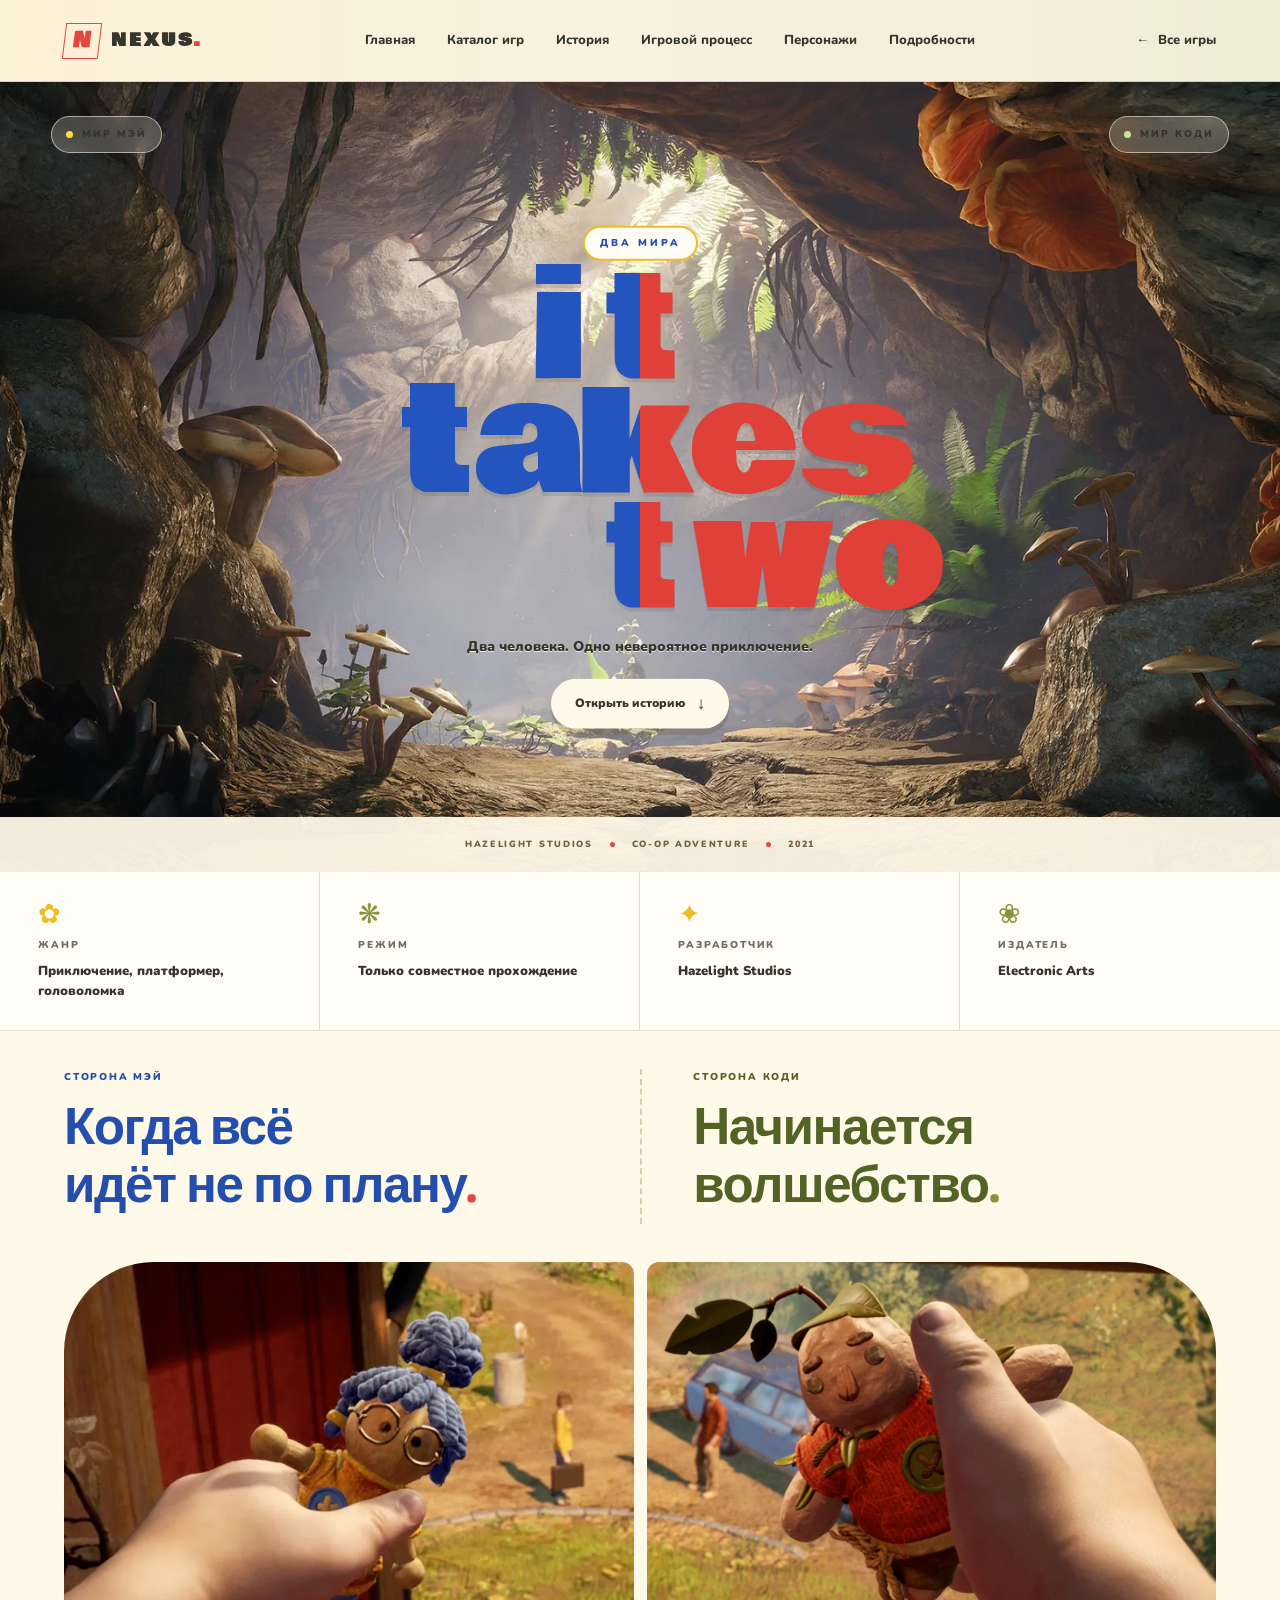
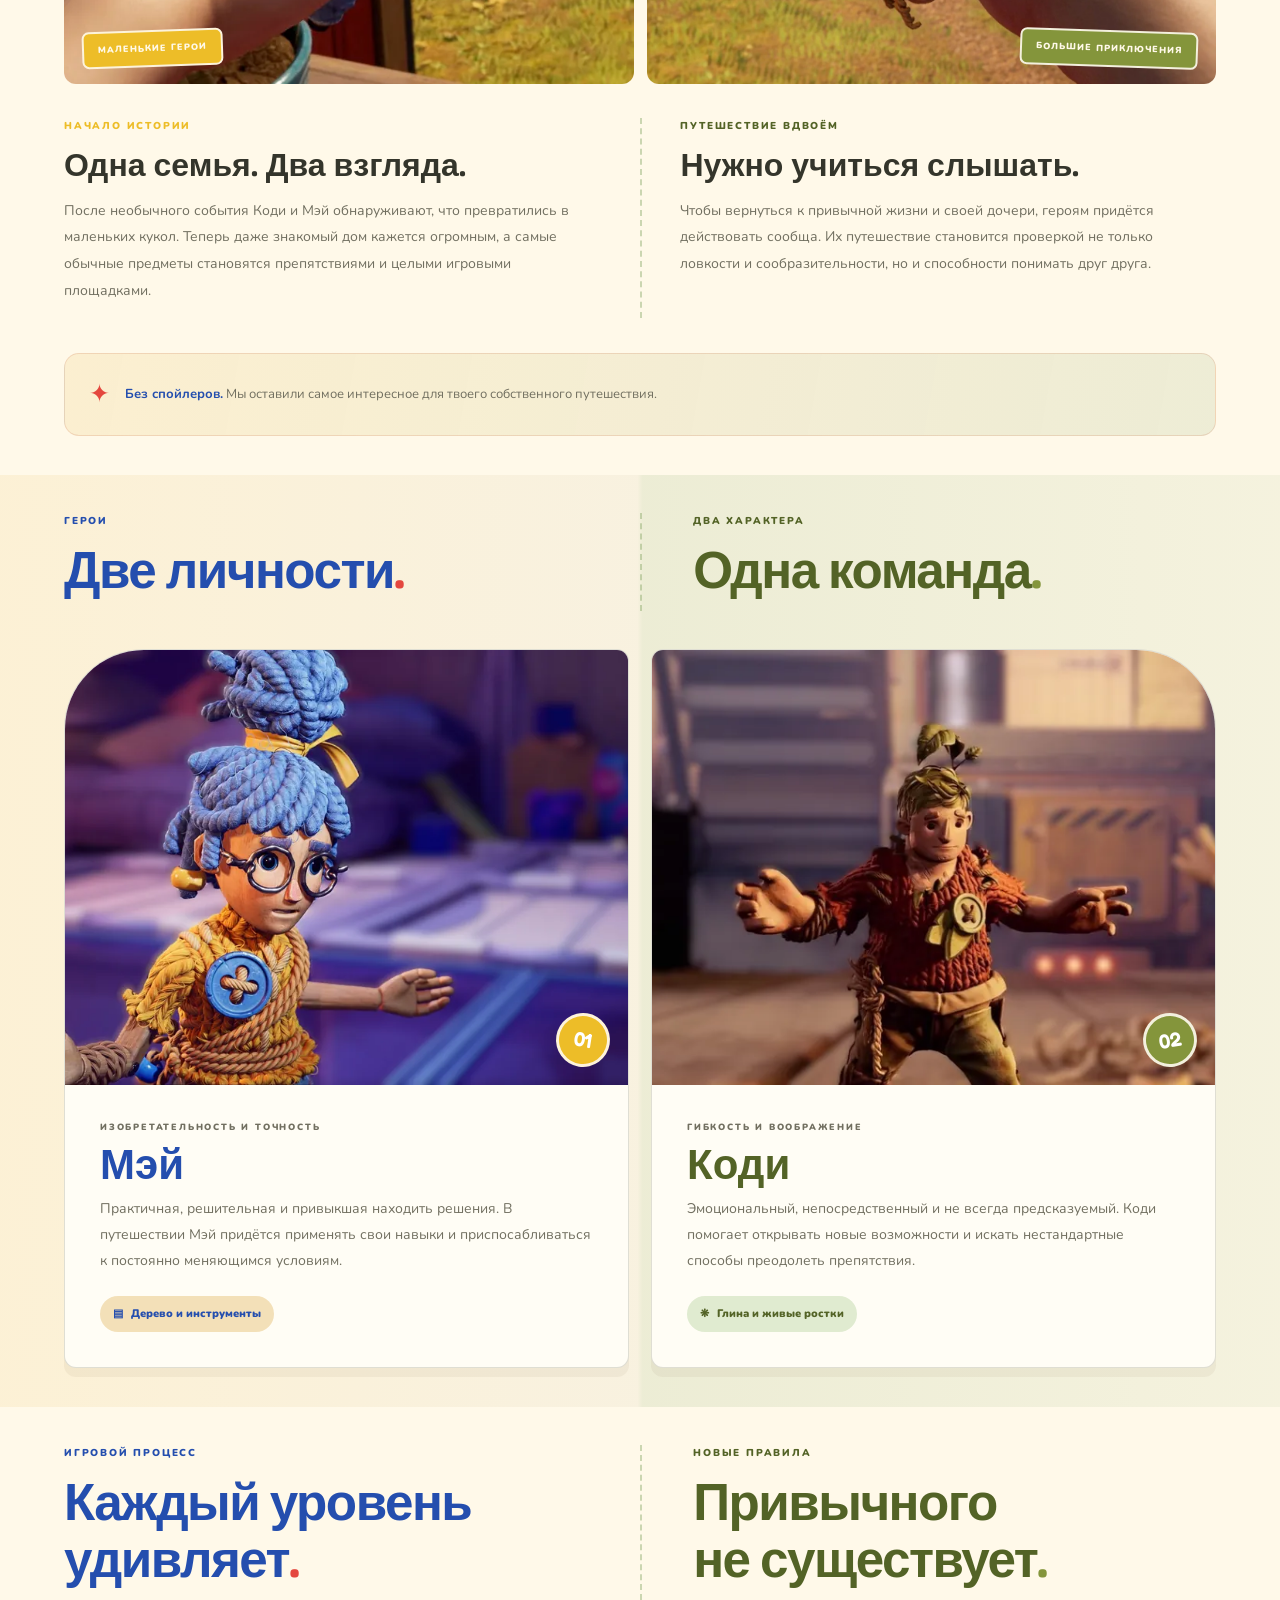
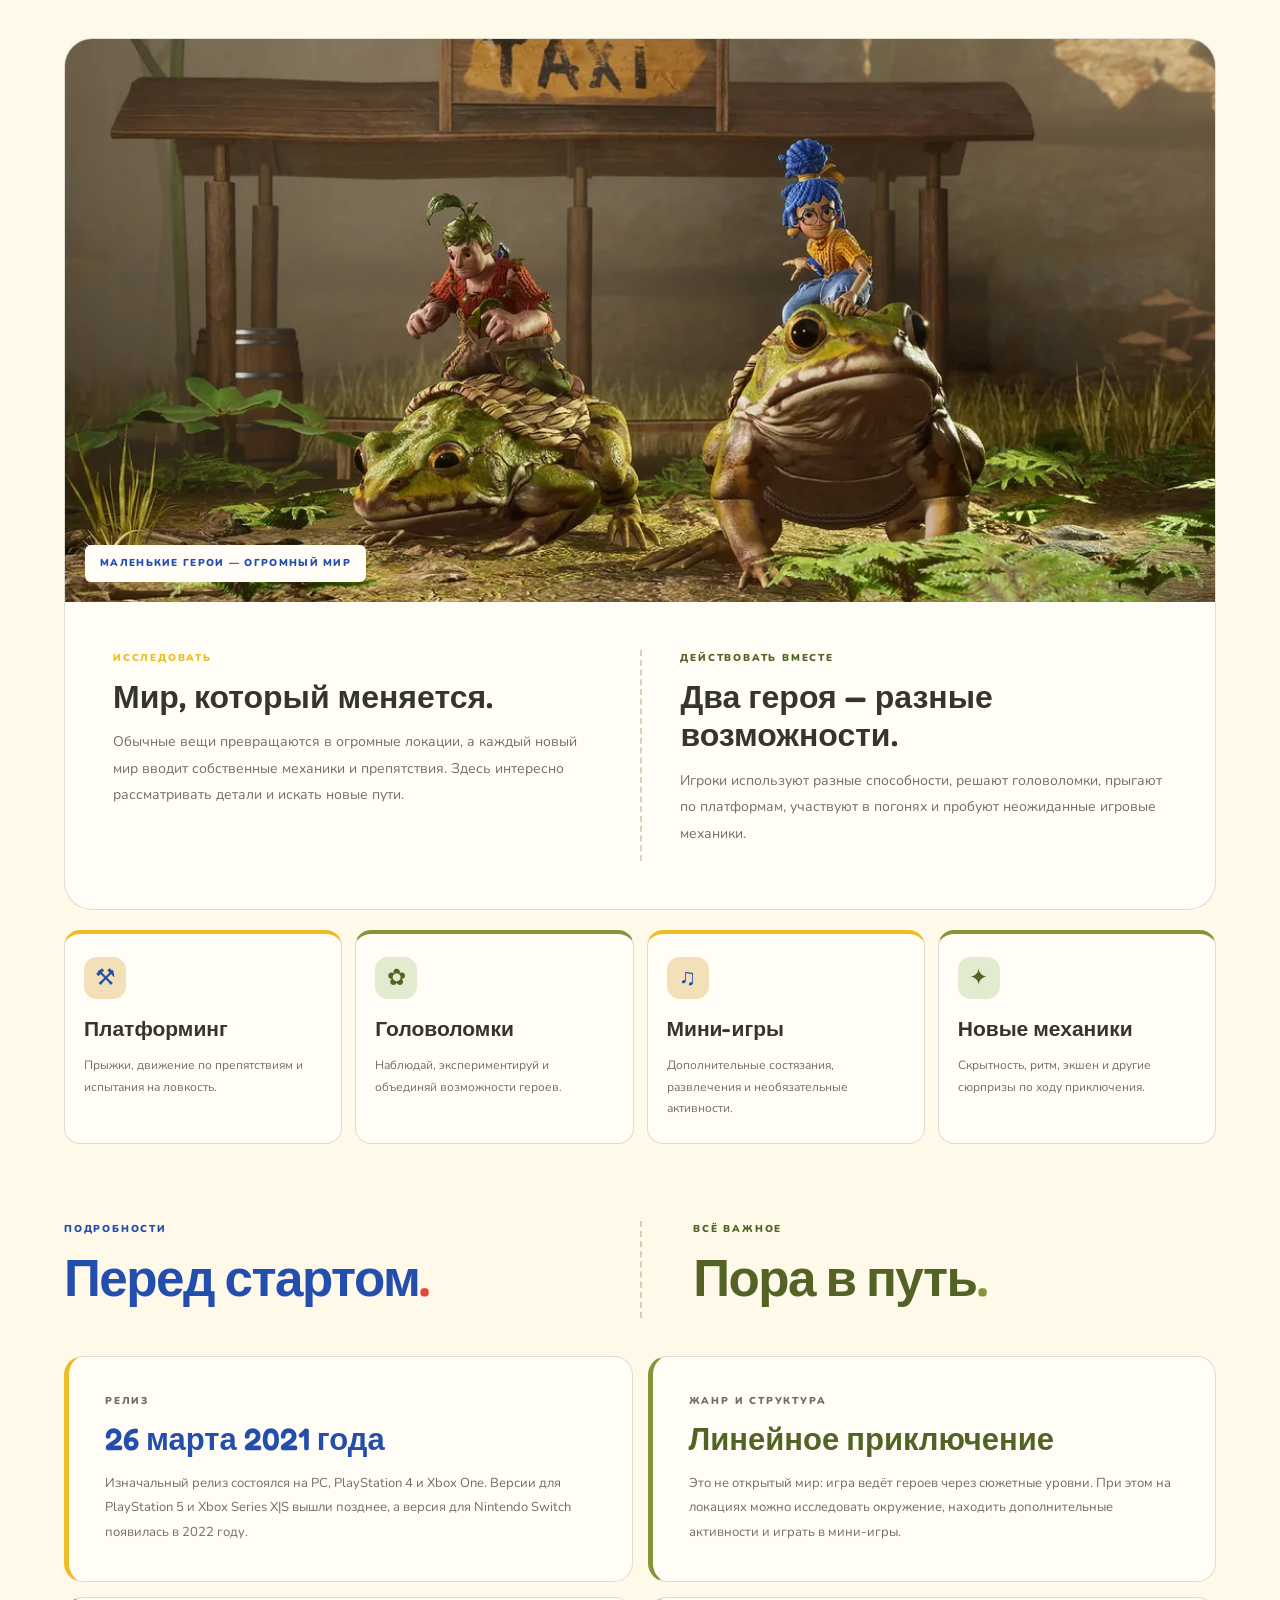
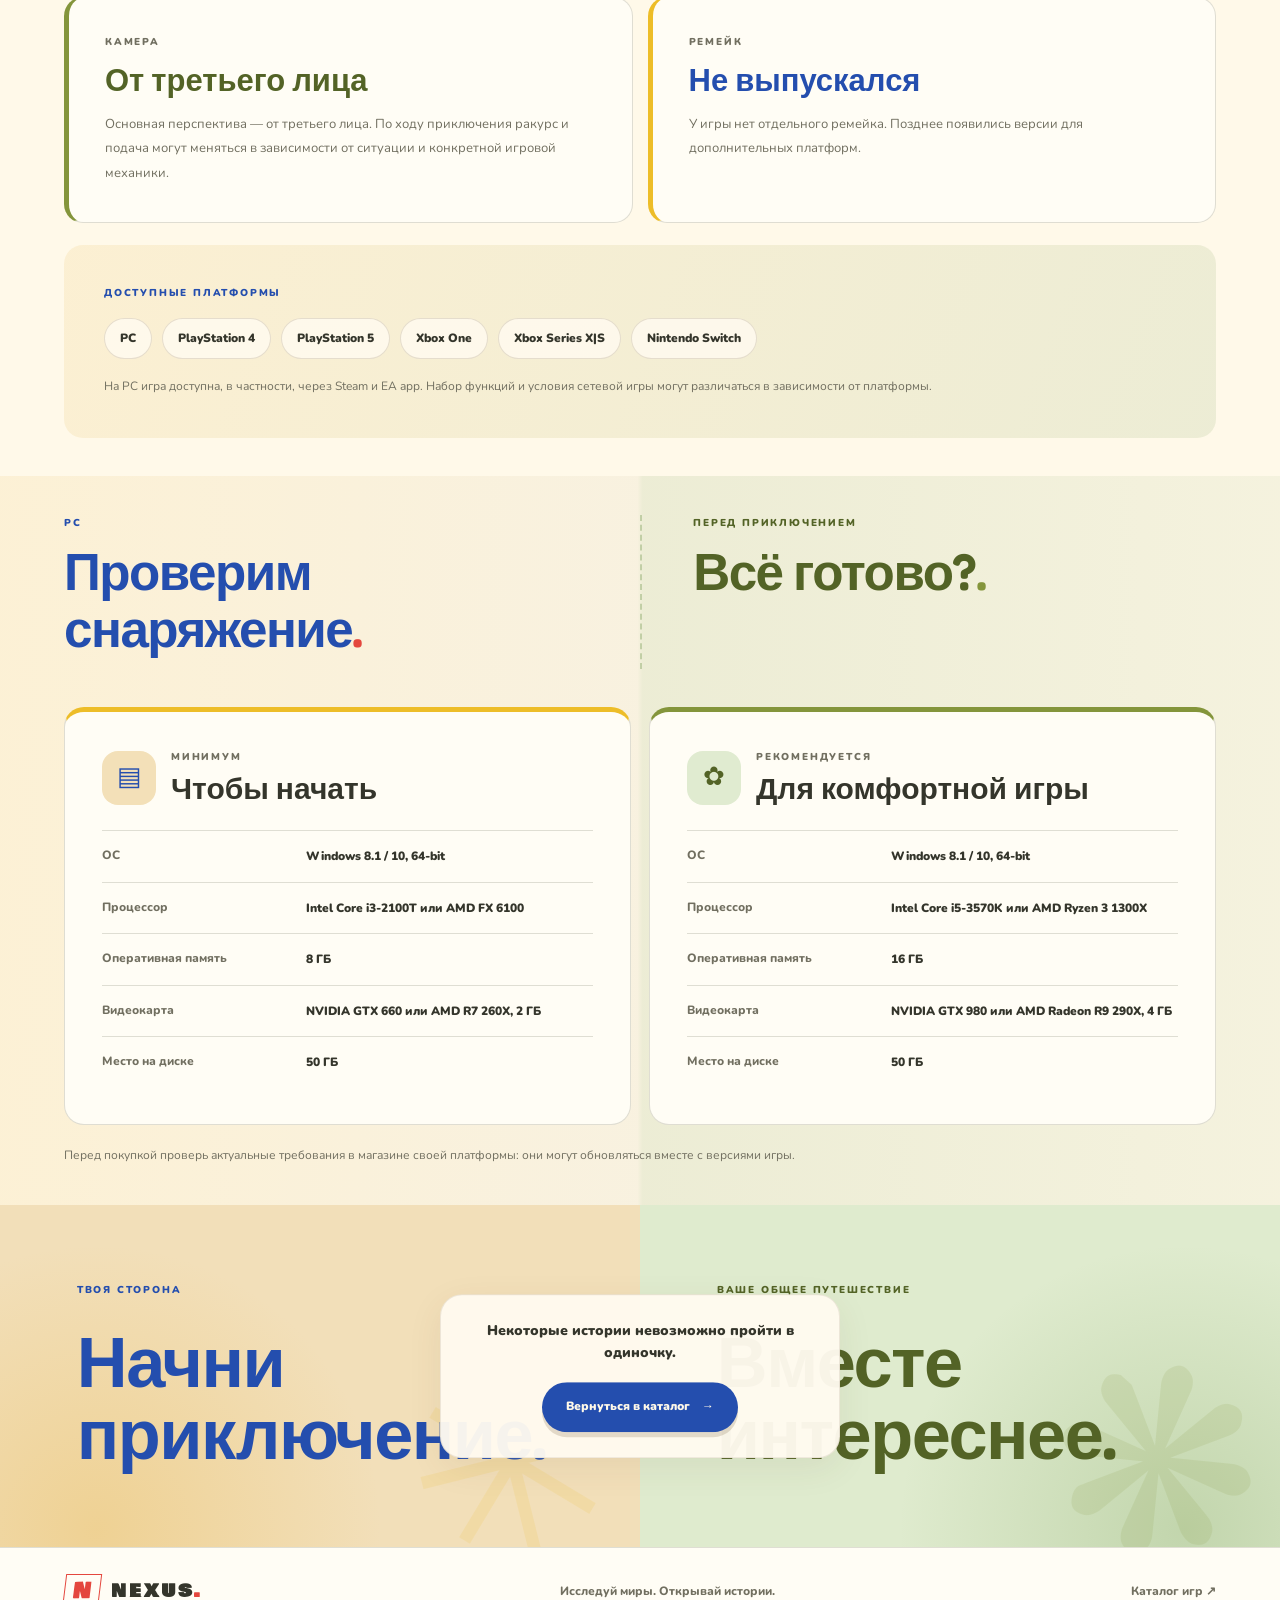
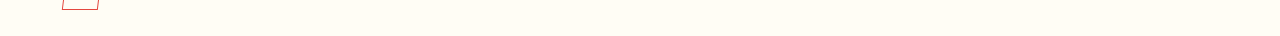
<file: it-takes-two/it-takes-two.html>
<!DOCTYPE html>
<html lang="ru">
    <head>
        <meta charset="UTF-8">
        <meta name="viewport" content="width=device-width, initial-scale=1.0">
        <meta name="theme-color" content="#f8f1df">
        <meta name="description" content="It Takes Two — сказочное кооперативное приключение о Мэй и Коди. История, персонажи, игровой процесс и системные требования без спойлеров.">
        <title>It Takes Two — NEXUS</title>
        <link rel="stylesheet" href="it-takes-two.css">
    </head>
    <body class="itt-page">
        <header class="itt-header">
            <a class="logo" href="../index.html" aria-label="NEXUS — главная">
                <span class="logo-symbol">N</span>
                <span class="logo-name">NEXUS<span class="logo-dot">.</span></span>
            </a>
            <nav class="itt-nav" id="itt-navigation" aria-label="Главная навигация">
                <a href="../index.html">Главная</a>
                <a href="../catalog.html">Каталог игр</a>
                <a href="#story">История</a>
                <a href="#gameplay">Игровой процесс</a>
                <a href="#characters">Персонажи</a>
                <a href="#details">Подробности</a>
            </nav>
            <a class="itt-back" href="../catalog.html">
                <span aria-hidden="true">←</span> Все игры
            </a>
            <button
                class="itt-menu-toggle"
                type="button"
                aria-label="Открыть меню"
                aria-expanded="false"
                aria-controls="itt-navigation"
            >
                <span></span>
                <span></span>
            </button>
        </header>
        <main>
            <section class="itt-hero" aria-labelledby="hero-title">
                <div class="itt-hero-image" aria-hidden="true"></div>
                <div class="itt-hero-side itt-hero-may">
                    <div class="itt-hero-overlay" aria-hidden="true"></div>
                    <div class="itt-world-label">
                        <span class="itt-label-dot" aria-hidden="true"></span>
                        МИР МЭЙ
                    </div>
                </div>
                <div class="itt-hero-side itt-hero-cody">
                    <div class="itt-hero-overlay" aria-hidden="true"></div>
                    <div class="itt-world-label">
                        <span class="itt-label-dot" aria-hidden="true"></span>
                        МИР КОДИ
                    </div>
                </div>
                <div class="itt-hero-center">
                    <span class="itt-title-top">ДВА МИРА</span>
                    <h1 id="hero-title" class="itt-main-title"
                        aria-label="It Takes Two">
                        <span class="itt-title-line itt-title-line-one"
                            aria-hidden="true">
                            <span class="itt-title-left itt-title-may">i</span>
                            <span class="itt-title-split">t</span>
                            <span class="itt-title-right"></span>
                        </span>
                        <span class="itt-title-line itt-title-line-two"
                            aria-hidden="true">
                            <span class="itt-title-left itt-title-may">ta</span>
                            <span class="itt-title-split">k</span>
                            <span class="itt-title-right itt-title-cody">es</span>
                        </span>
                        <span class="itt-title-line itt-title-line-three"
                            aria-hidden="true">
                            <span class="itt-title-left"></span>
                            <span class="itt-title-split">t</span>
                            <span class="itt-title-right itt-title-cody">wo</span>
                        </span>
                    </h1>
                    <p class="itt-hero-tagline">
                        Два человека. Одно невероятное приключение.
                    </p>
                    <a class="itt-button itt-button-center" href="#story">
                        Открыть историю
                        <span class="itt-button-arrow" aria-hidden="true">↓</span>
                    </a>
                </div>
                <div class="itt-hero-bottom">
                    <span>HAZELIGHT STUDIOS</span>
                    <span class="itt-bottom-divider" aria-hidden="true"></span>
                    <span>CO-OP ADVENTURE</span>
                    <span class="itt-bottom-divider" aria-hidden="true"></span>
                    <span>2021</span>
                </div>
            </section>
            <section class="itt-facts" aria-label="Об игре">
                <div class="itt-fact itt-fact-may">
                    <span class="itt-fact-icon" aria-hidden="true">✿</span>
                    <span class="itt-fact-label">ЖАНР</span>
                    <strong>Приключение, платформер, головоломка</strong>
                </div>
                <div class="itt-fact itt-fact-cody">
                    <span class="itt-fact-icon" aria-hidden="true">❋</span>
                    <span class="itt-fact-label">РЕЖИМ</span>
                    <strong>Только совместное прохождение</strong>
                </div>
                <div class="itt-fact itt-fact-may">
                    <span class="itt-fact-icon" aria-hidden="true">✦</span>
                    <span class="itt-fact-label">РАЗРАБОТЧИК</span>
                    <strong>Hazelight Studios</strong>
                </div>
                <div class="itt-fact itt-fact-cody">
                    <span class="itt-fact-icon" aria-hidden="true">❀</span>
                    <span class="itt-fact-label">ИЗДАТЕЛЬ</span>
                    <strong>Electronic Arts</strong>
                </div>
            </section>
            <section class="itt-section itt-story" id="story">
                <div class="itt-section-heading">
                    <div class="itt-heading-half itt-heading-may">
                        <span class="itt-section-number">СТОРОНА МЭЙ</span>
                        <h2>Когда всё<br>идёт не по плану<span>.</span></h2>
                    </div>
                    <div class="itt-heading-half itt-heading-cody">
                        <span class="itt-section-number">СТОРОНА КОДИ</span>
                        <h2>Начинается<br>волшебство<span>.</span></h2>
                    </div>
                </div>
                <div class="itt-story-visual">
                    <div class="itt-story-image itt-story-image-may">
                        <img
                            src="images/may-world.webp"
                            alt="Сказочный мир It Takes Two со стороны Мэй"
                            loading="lazy"
                            decoding="async"
                        >
                        <span class="itt-image-sticker itt-sticker-wood">МАЛЕНЬКИЕ ГЕРОИ</span>
                    </div>
                    <div class="itt-story-image itt-story-image-cody">
                        <img
                            src="images/cody-world.jpg"
                            alt="Красочный мир It Takes Two со стороны Коди"
                            loading="lazy"
                            decoding="async"
                        >
                        <span class="itt-image-sticker itt-sticker-leaf">БОЛЬШИЕ ПРИКЛЮЧЕНИЯ</span>
                    </div>
                </div>
                <div class="itt-story-text">
                    <article class="itt-text-half itt-text-may">
                        <span class="itt-mini-label">НАЧАЛО ИСТОРИИ</span>
                        <h3>Одна семья. Два взгляда.</h3>
                        <p>
                            После необычного события Коди и Мэй обнаруживают, что
                            превратились в маленьких кукол. Теперь даже знакомый дом
                            кажется огромным, а самые обычные предметы становятся
                            препятствиями и целыми игровыми площадками.
                        </p>
                    </article>
                    <article class="itt-text-half itt-text-cody">
                        <span class="itt-mini-label">ПУТЕШЕСТВИЕ ВДВОЁМ</span>
                        <h3>Нужно учиться слышать.</h3>
                        <p>
                            Чтобы вернуться к привычной жизни и своей дочери, героям
                            придётся действовать сообща. Их путешествие становится
                            проверкой не только ловкости и сообразительности, но и
                            способности понимать друг друга.
                        </p>
                    </article>
                </div>
                <div class="itt-spoiler-note">
                    <span class="itt-spoiler-icon" aria-hidden="true">✦</span>
                    <p>
                    <strong>Без спойлеров.</strong>
                    Мы оставили самое интересное для твоего собственного путешествия.
                    </p>
                </div>
            </section>
            <section class="itt-section itt-characters" id="characters">
                <div class="itt-section-heading">
                    <div class="itt-heading-half itt-heading-may">
                        <span class="itt-section-number">ГЕРОИ</span>
                        <h2>Две личности<span>.</span></h2>
                    </div>
                    <div class="itt-heading-half itt-heading-cody">
                        <span class="itt-section-number">ДВА ХАРАКТЕРА</span>
                        <h2>Одна команда<span>.</span></h2>
                    </div>
                </div>
                <div class="itt-character-grid">
                    <article class="itt-character-card itt-character-may">
                        <div class="itt-character-image">
                            <img
                            src="images/may-hero.webp"
                            alt="Мэй — один из главных персонажей It Takes Two"
                            loading="lazy"
                            decoding="async"
                            >
                            <span class="itt-character-stamp">01</span>
                        </div>
                        <div class="itt-character-info">
                            <span class="itt-character-role">ИЗОБРЕТАТЕЛЬНОСТЬ И ТОЧНОСТЬ</span>
                            <h3>Мэй</h3>
                            <p>
                            Практичная, решительная и привыкшая находить решения.
                            В путешествии Мэй придётся применять свои навыки и
                            приспосабливаться к постоянно меняющимся условиям.
                            </p>
                            <div class="itt-material-tag itt-material-wood">
                                <span aria-hidden="true">▤</span> Дерево и инструменты
                            </div>
                        </div>
                    </article>
                    <article class="itt-character-card itt-character-cody">
                    <div class="itt-character-image">
                        <img
                        src="images/cody-hero.webp"
                        alt="Коди — один из главных персонажей It Takes Two"
                        loading="lazy"
                            decoding="async"
                        >
                        <span class="itt-character-stamp">02</span>
                    </div>
                    <div class="itt-character-info">
                        <span class="itt-character-role">ГИБКОСТЬ И ВООБРАЖЕНИЕ</span>
                        <h3>Коди</h3>
                        <p>
                        Эмоциональный, непосредственный и не всегда предсказуемый.
                        Коди помогает открывать новые возможности и искать
                        нестандартные способы преодолеть препятствия.
                        </p>
                        <div class="itt-material-tag itt-material-clay">
                            <span aria-hidden="true">❋</span> Глина и живые ростки
                        </div>
                    </div>
                    </article>
                </div>
            </section>
            <section class="itt-section itt-gameplay" id="gameplay">
                <div class="itt-section-heading">
                    <div class="itt-heading-half itt-heading-may">
                        <span class="itt-section-number">ИГРОВОЙ ПРОЦЕСС</span>
                        <h2>Каждый уровень<br>удивляет<span>.</span></h2>
                    </div>
                    <div class="itt-heading-half itt-heading-cody">
                        <span class="itt-section-number">НОВЫЕ ПРАВИЛА</span>
                        <h2>Привычного<br>не существует<span>.</span></h2>
                    </div>
                </div>
                <div class="itt-gameplay-feature">
                    <div class="itt-gameplay-image">
                        <img
                            src="images/world-wide.webp"
                            alt="Необычный масштабный мир It Takes Two"
                            loading="lazy"
                            decoding="async"
                        >
                        <span class="itt-gameplay-caption">МАЛЕНЬКИЕ ГЕРОИ — ОГРОМНЫЙ МИР</span>
                    </div>
                    <div class="itt-gameplay-description">
                        <div class="itt-gameplay-description-half">
                            <span class="itt-mini-label">ИССЛЕДОВАТЬ</span>
                            <h3>Мир, который меняется.</h3>
                            <p>
                            Обычные вещи превращаются в огромные локации, а каждый
                            новый мир вводит собственные механики и препятствия.
                            Здесь интересно рассматривать детали и искать новые пути.
                            </p>
                        </div>
                        <div class="itt-gameplay-description-half">
                            <span class="itt-mini-label">ДЕЙСТВОВАТЬ ВМЕСТЕ</span>
                            <h3>Два героя — разные возможности.</h3>
                            <p>
                            Игроки используют разные способности, решают головоломки,
                            прыгают по платформам, участвуют в погонях и пробуют
                            неожиданные игровые механики.
                            </p>
                        </div>
                    </div>
                </div>
                <div class="itt-mechanic-grid">
                    <article class="itt-mechanic itt-mechanic-wood">
                        <span class="itt-mechanic-icon" aria-hidden="true">⚒</span>
                        <h3>Платформинг</h3>
                        <p>Прыжки, движение по препятствиям и испытания на ловкость.</p>
                    </article>
                    <article class="itt-mechanic itt-mechanic-clay">
                        <span class="itt-mechanic-icon" aria-hidden="true">✿</span>
                        <h3>Головоломки</h3>
                        <p>Наблюдай, экспериментируй и объединяй возможности героев.</p>
                    </article>
                    <article class="itt-mechanic itt-mechanic-wood">
                        <span class="itt-mechanic-icon" aria-hidden="true">♫</span>
                        <h3>Мини-игры</h3>
                    <p>Дополнительные состязания, развлечения и необязательные активности.</p>
                    </article>
                    <article class="itt-mechanic itt-mechanic-clay">
                        <span class="itt-mechanic-icon" aria-hidden="true">✦</span>
                        <h3>Новые механики</h3>
                        <p>Скрытность, ритм, экшен и другие сюрпризы по ходу приключения.</p>
                    </article>
                </div>
            </section>
            <section class="itt-section itt-details" id="details">
                <div class="itt-section-heading">
                    <div class="itt-heading-half itt-heading-may">
                        <span class="itt-section-number">ПОДРОБНОСТИ</span>
                        <h2>Перед стартом<span>.</span></h2>
                    </div>
                    <div class="itt-heading-half itt-heading-cody">
                        <span class="itt-section-number">ВСЁ ВАЖНОЕ</span>
                        <h2>Пора в путь<span>.</span></h2>
                    </div>
                </div>
                <div class="itt-details-grid">
                    <article class="itt-detail-card itt-detail-wood">
                        <span class="itt-detail-label">РЕЛИЗ</span>
                        <h3>26 марта 2021 года</h3>
                        <p>
                            Изначальный релиз состоялся на PC, PlayStation 4 и Xbox One.
                            Версии для PlayStation 5 и Xbox Series X|S вышли позднее,
                            а версия для Nintendo Switch появилась в 2022 году.
                        </p>
                    </article>
                    <article class="itt-detail-card itt-detail-clay">
                        <span class="itt-detail-label">ЖАНР И СТРУКТУРА</span>
                        <h3>Линейное приключение</h3>
                        <p>
                            Это не открытый мир: игра ведёт героев через сюжетные уровни.
                            При этом на локациях можно исследовать окружение, находить
                            дополнительные активности и играть в мини-игры.
                        </p>
                    </article>
                    <article class="itt-detail-card itt-detail-clay">
                        <span class="itt-detail-label">КАМЕРА</span>
                        <h3>От третьего лица</h3>
                        <p>
                            Основная перспектива — от третьего лица. По ходу приключения
                            ракурс и подача могут меняться в зависимости от ситуации
                            и конкретной игровой механики.
                        </p>
                    </article>
                    <article class="itt-detail-card itt-detail-wood">
                        <span class="itt-detail-label">РЕМЕЙК</span>
                        <h3>Не выпускался</h3>
                        <p>
                            У игры нет отдельного ремейка. Позднее появились версии
                            для дополнительных платформ.
                        </p>
                    </article>
                </div>
                <div class="itt-platforms">
                    <span class="itt-mini-label">ДОСТУПНЫЕ ПЛАТФОРМЫ</span>
                    <div class="itt-platform-list">
                    <span>PC</span>
                    <span>PlayStation 4</span>
                    <span>PlayStation 5</span>
                    <span>Xbox One</span>
                    <span>Xbox Series X|S</span>
                    <span>Nintendo Switch</span>
                    </div>
                    <p class="itt-platform-note">
                    На PC игра доступна, в частности, через Steam и EA app.
                    Набор функций и условия сетевой игры могут различаться
                    в зависимости от платформы.
                    </p>
                </div>
            </section>
            <section class="itt-section itt-requirements" id="requirements">
                <div class="itt-section-heading">
                    <div class="itt-heading-half itt-heading-may">
                        <span class="itt-section-number">PC</span>
                        <h2>Проверим<br>снаряжение<span>.</span></h2>
                    </div>
                    <div class="itt-heading-half itt-heading-cody">
                        <span class="itt-section-number">ПЕРЕД ПРИКЛЮЧЕНИЕМ</span>
                        <h2>Всё готово?<span>.</span></h2>
                    </div>
                </div>
                <div class="itt-requirements-grid">
                    <article class="itt-spec-card itt-spec-min">
                        <div class="itt-spec-heading">
                            <span class="itt-spec-icon" aria-hidden="true">▤</span>
                            <div>
                                <span class="itt-detail-label">МИНИМУМ</span>
                                <h3>Чтобы начать</h3>
                            </div>
                        </div>
                        <dl class="itt-spec-list">
                            <div>
                                <dt>ОС</dt>
                                <dd>Windows 8.1 / 10, 64-bit</dd>
                            </div>
                            <div>
                                <dt>Процессор</dt>
                                <dd>Intel Core i3-2100T или AMD FX 6100</dd>
                            </div>
                            <div>
                                <dt>Оперативная память</dt>
                                <dd>8 ГБ</dd>
                            </div>
                            <div>
                                <dt>Видеокарта</dt>
                                <dd>NVIDIA GTX 660 или AMD R7 260X, 2 ГБ</dd>
                            </div>
                            <div>
                                <dt>Место на диске</dt>
                                <dd>50 ГБ</dd>
                            </div>
                        </dl>
                    </article>
                    <article class="itt-spec-card itt-spec-recommended">
                        <div class="itt-spec-heading">
                            <span class="itt-spec-icon" aria-hidden="true">✿</span>
                            <div>
                                <span class="itt-detail-label">РЕКОМЕНДУЕТСЯ</span>
                                <h3>Для комфортной игры</h3>
                            </div>
                        </div>
                        <dl class="itt-spec-list">
                            <div>
                                <dt>ОС</dt>
                                <dd>Windows 8.1 / 10, 64-bit</dd>
                            </div>
                            <div>
                                <dt>Процессор</dt>
                                <dd>Intel Core i5-3570K или AMD Ryzen 3 1300X</dd>
                            </div>
                            <div>
                                <dt>Оперативная память</dt>
                                <dd>16 ГБ</dd>
                            </div>
                            <div>
                                <dt>Видеокарта</dt>
                                <dd>NVIDIA GTX 980 или AMD Radeon R9 290X, 4 ГБ</dd>
                            </div>
                            <div>
                                <dt>Место на диске</dt>
                                <dd>50 ГБ</dd>
                            </div>
                        </dl>
                    </article>
                </div>
                <p class="itt-requirements-note">
                    Перед покупкой проверь актуальные требования в магазине своей платформы:
                    они могут обновляться вместе с версиями игры.
                </p>
            </section>
            <section class="itt-final-cta">
                <div class="itt-final-half itt-final-may">
                    <span class="itt-cta-decoration" aria-hidden="true">✳</span>
                    <span class="itt-section-number">ТВОЯ СТОРОНА</span>
                    <h2>Начни<br>приключение.</h2>
                </div>
                <div class="itt-final-half itt-final-cody">
                    <span class="itt-cta-decoration" aria-hidden="true">❋</span>
                    <span class="itt-section-number">ВАШЕ ОБЩЕЕ ПУТЕШЕСТВИЕ</span>
                    <h2>Вместе<br>интереснее.</h2>
                </div>
                <div class="itt-final-center">
                    <p>Некоторые истории невозможно пройти в одиночку.</p>
                    <a class="itt-button itt-button-final" href="../catalog.html">
                    Вернуться в каталог <span aria-hidden="true">→</span>
                    </a>
                </div>
            </section>
        </main>
        <footer class="itt-footer">
            <a class="logo" href="../index.html" aria-label="NEXUS — главная">
                <span class="logo-symbol">N</span>
                <span class="logo-name">NEXUS<span class="logo-dot">.</span></span>
            </a>
            <p>Исследуй миры. Открывай истории.</p>
            <a href="../catalog.html">Каталог игр ↗</a>
        </footer>
        <script src="it-takes-two.js" defer></script>
    </body>
</html>
</file>
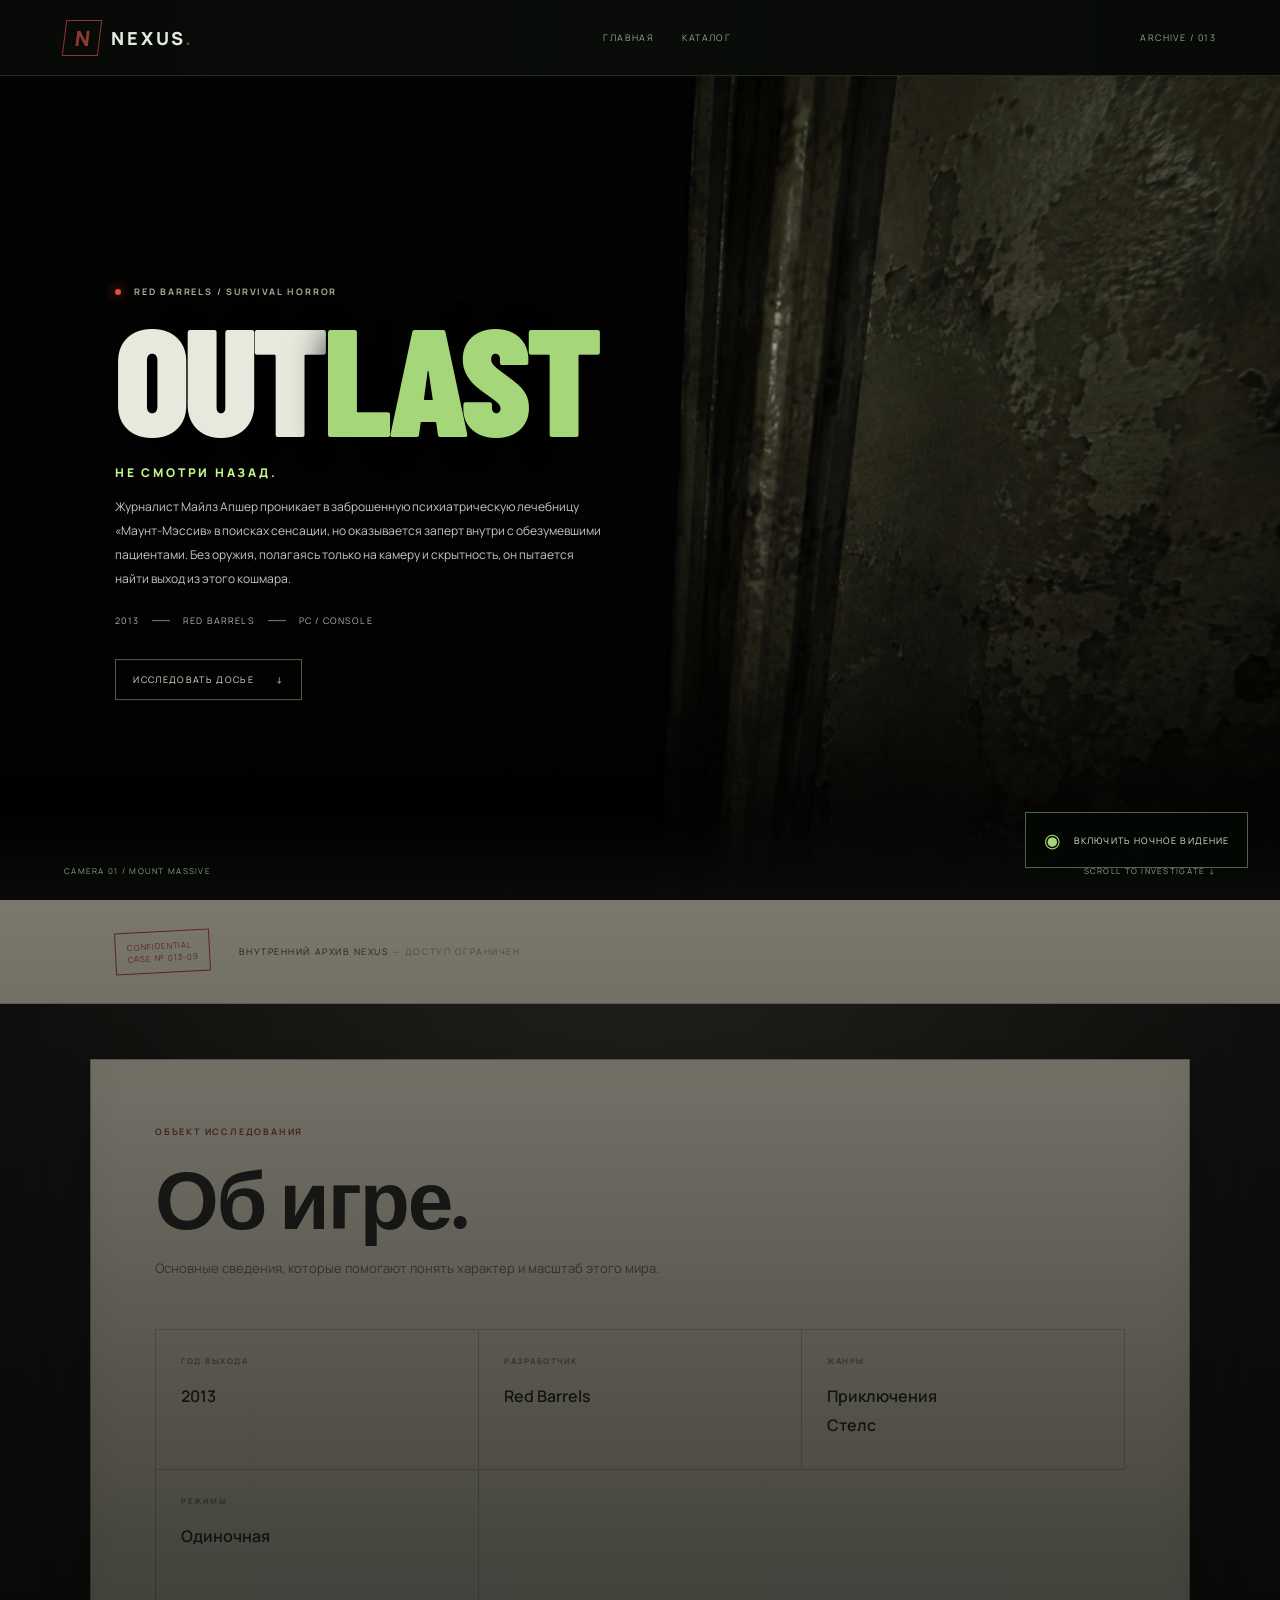
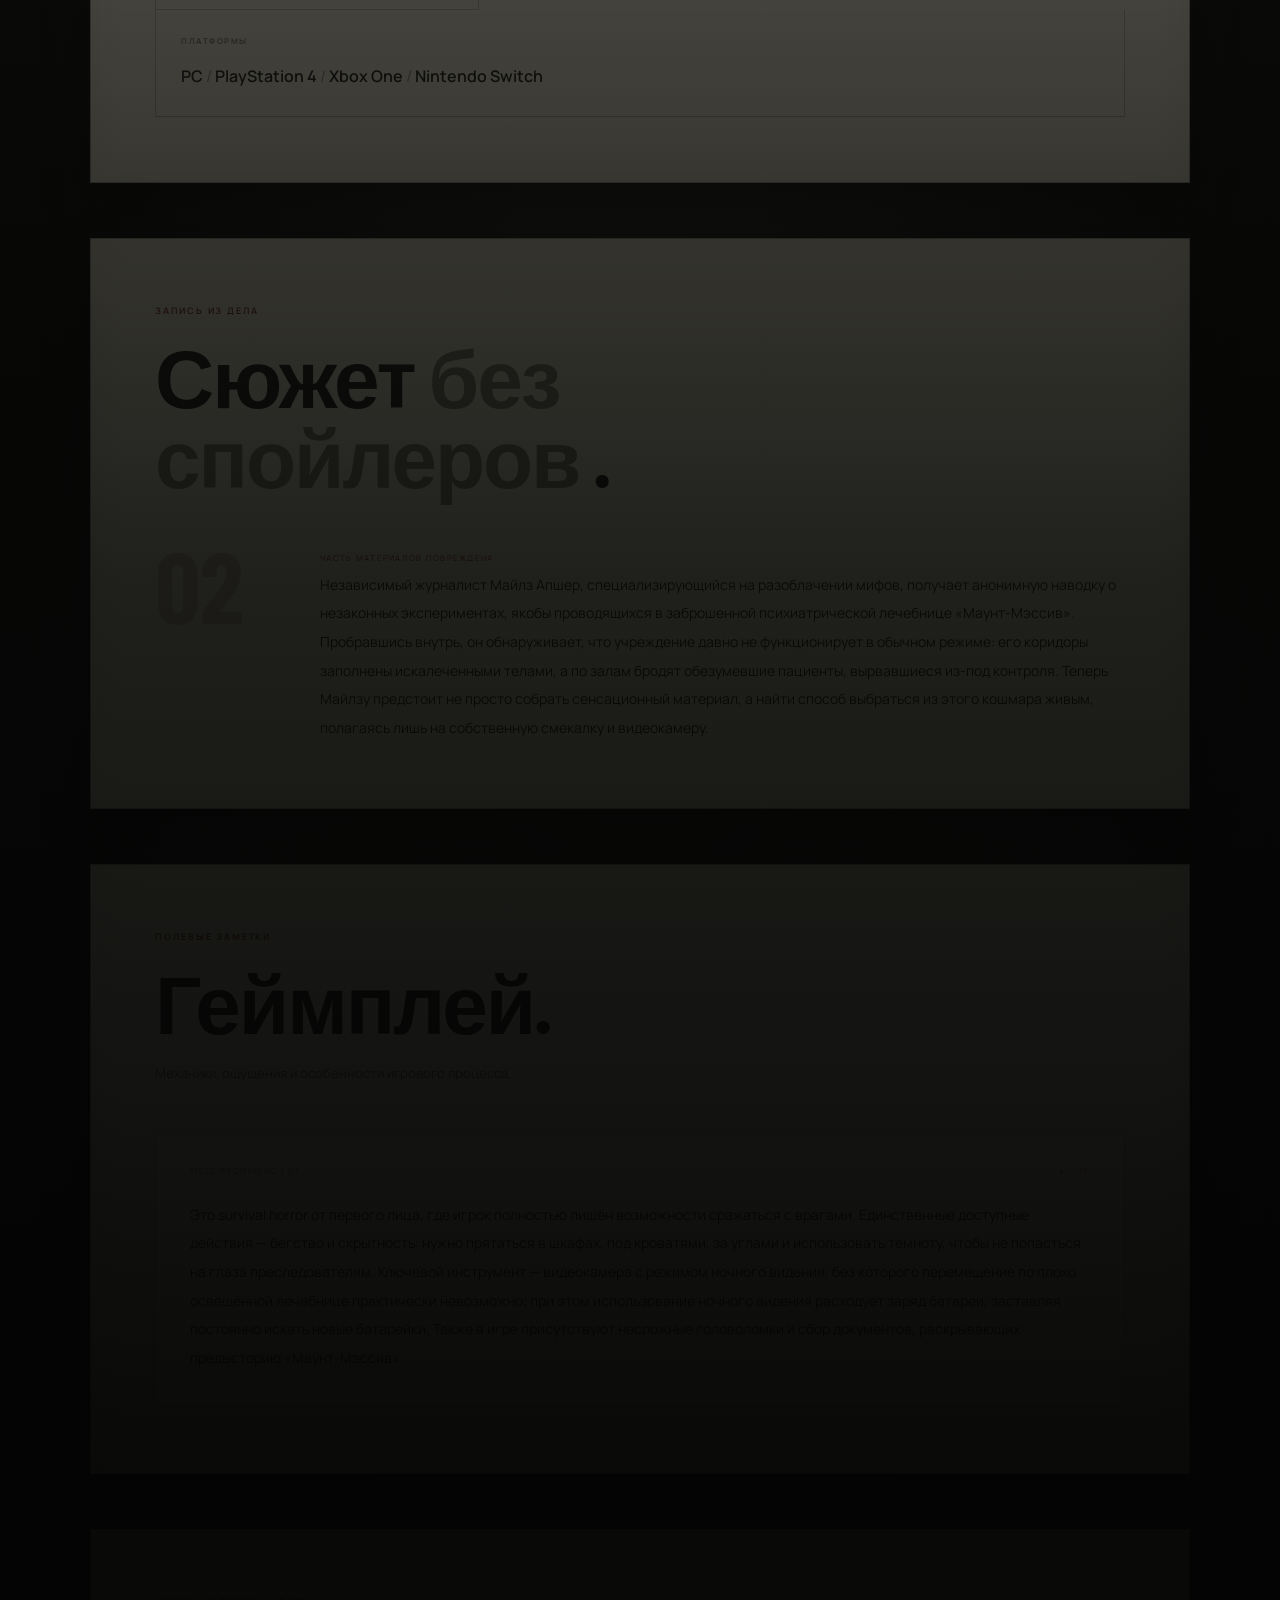
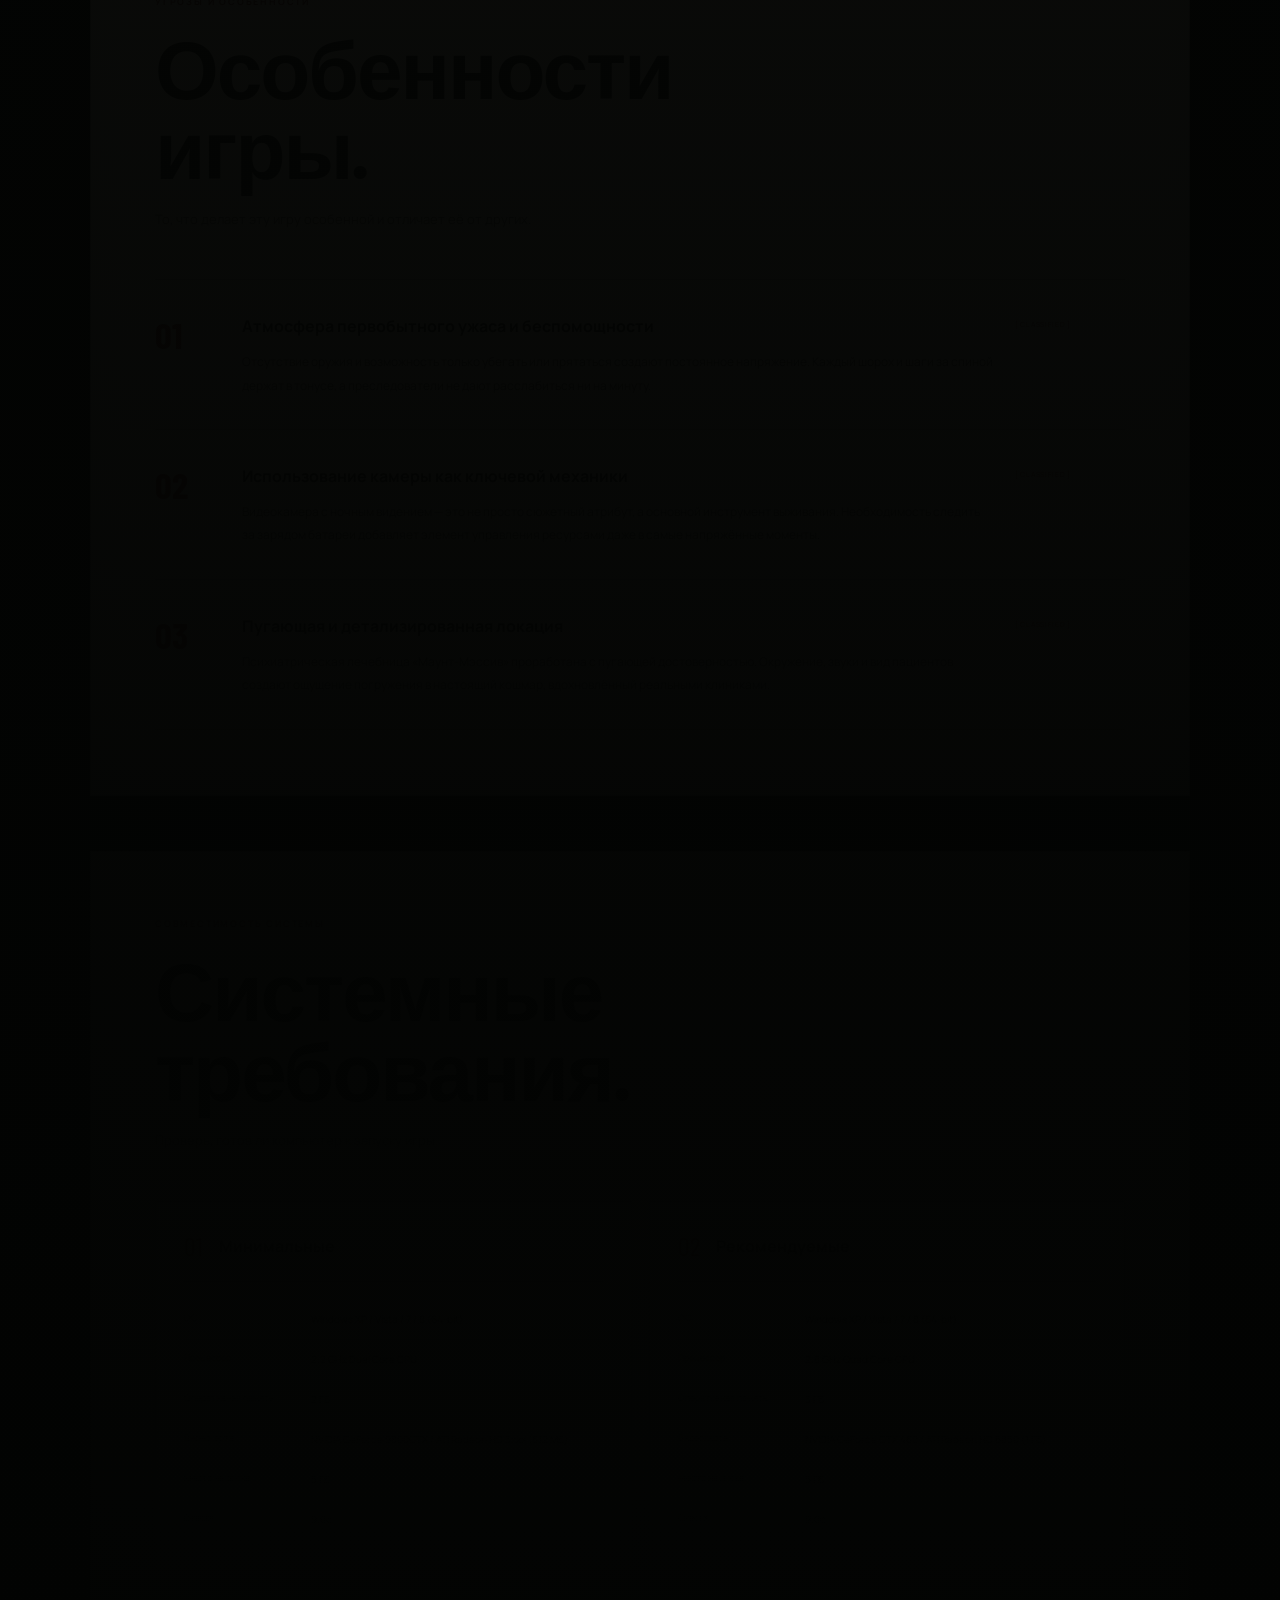
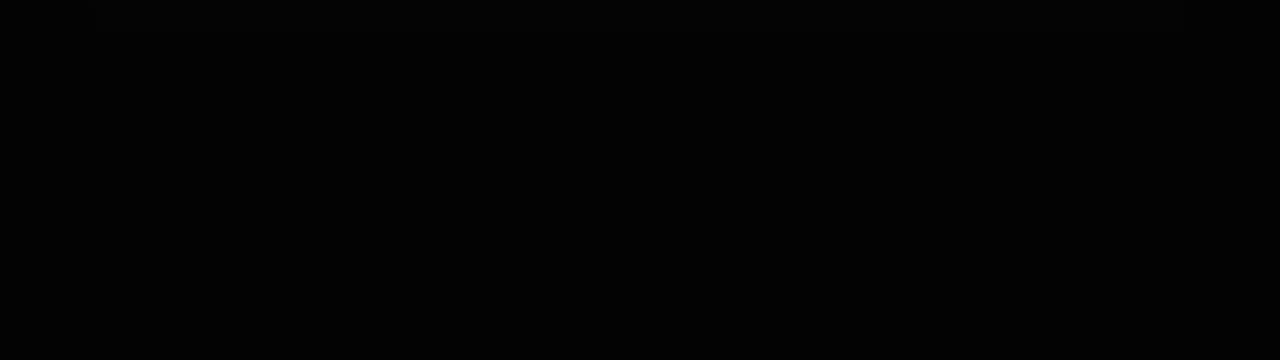
<file: outlast/outlast.html>
<!DOCTYPE html>
<html lang="ru">
  <head>
    <meta charset="UTF-8">
    <meta name="viewport" content="width=device-width, initial-scale=1.0">
    <meta name="theme-color" content="#080b08">
    <meta name="description" content="Outlast — игровое досье NEXUS">
    <title>Outlast — NEXUS</title>
    <link rel="preconnect" href="https://fonts.googleapis.com">
    <link rel="preconnect" href="https://fonts.gstatic.com" crossorigin>
    <link href="https://fonts.googleapis.com/css2?family=Barlow+Condensed:wght@400;500;600;700;800;900&family=Manrope:wght@400;500;600;700;800&display=swap" rel="stylesheet">
    <link rel="stylesheet" href="outlast.css">
    <script src="outlast.js" defer></script>
  </head>
  <body>
    <div class="outlast-page" id="outlast-page">
      <header class="topbar">
        <a class="logo" href="../index.html" aria-label="NEXUS — главная">
          <span class="logo-symbol">N</span>
          <span class="logo-name">NEXUS<span class="logo-dot">.</span></span>
        </a>
        <nav>
          <a href="../index.html">ГЛАВНАЯ</a>
          <a href="../catalog.html">КАТАЛОГ</a>
        </nav>
        <span class="topbar-code">ARCHIVE / 013</span>
      </header>
      <main>
        <section class="hero" id="hero">
          <div class="hero-backdrop" aria-hidden="true"></div>
          <div class="hero-photo" aria-hidden="true">
            <div class="hero-background"></div>
            <picture class="door-left-picture">
              <source
                media="(max-width: 1000px)"
                srcset="image/outlast-door-left-mobile.jpeg"
              >
              <img
                class="door-left"
                src="image/outlast-door-left.webp"
                alt=""
                fetchpriority=high
              >
            </picture>
            <img
              class="door-right"
              src="image/outlast-door-right.webp"
              alt=""
              fetchpriority=high
            >
          </div>
          <div class="hero-copy">
            <p class="eyebrow">
              <span class="eyebrow-dot"></span>
              RED BARRELS / SURVIVAL HORROR
            </p>
            <h1>OUT<span>LAST</span></h1>
            <p class="hero-line">НЕ СМОТРИ НАЗАД.</p>
            <p class="hero-description">
              Журналист Майлз Апшер проникает в заброшенную психиатрическую
              лечебницу «Маунт-Мэссив» в поисках сенсации, но оказывается
              заперт внутри с обезумевшими пациентами. Без оружия, полагаясь
              только на камеру и скрытность, он пытается найти выход из этого кошмара.
            </p>
            <div class="hero-meta">
              <span>2013</span>
              <i></i>
              <span>RED BARRELS</span>
              <i></i>
              <span>PC / CONSOLE</span>
            </div>
            <a class="discover-link" href="#overview">
              ИССЛЕДОВАТЬ ДОСЬЕ <span>↓</span>
            </a>
          </div>
          <div class="hero-bottom">
            <span>CAMERA 01 / MOUNT MASSIVE</span>
            <span>SCROLL TO INVESTIGATE ↓</span>
          </div>
        </section>
        <!-- Вводная часть досье -->
        <div class="lower-content" id="lower-content">
          <button
            class="dark-cover"
            id="dark-cover"
            type="button"
            aria-label="Включите ночное видение, чтобы увидеть текст"
          >
            <span class="dark-cover-message">
              ВКЛЮЧИТЕ НОЧНОЕ ВИДЕНИЕ<br>
              <small>ЧТОБЫ УВИДЕТЬ ТЕКСТ</small>
            </span>
          </button>
          <div class="dossier-intro">
            <span class="file-stamp">
              CONFIDENTIAL<br>
              CASE № 013-09
            </span>
            <p>
              ВНУТРЕННИЙ АРХИВ NEXUS
              <span>— ДОСТУП ОГРАНИЧЕН</span>
            </p>
          </div>
          <section class="section overview" id="overview">
            <div class="section-heading">
              <p class="section-index">ОБЪЕКТ ИССЛЕДОВАНИЯ</p>
              <h2>Об игре<span class="green">.</span></h2>
              <p class="section-lead">
                Основные сведения, которые помогают понять характер и масштаб этого мира.
              </p>
            </div>
            <div class="facts-grid">
              <article class="fact">
                <span>ГОД ВЫХОДА</span>
                <strong>2013</strong>
              </article>
              <article class="fact">
                <span>РАЗРАБОТЧИК</span>
                <strong>Red Barrels</strong>
              </article>
              <article class="fact">
                <span>ЖАНРЫ</span>
                <strong>Приключения<br>Стелс</strong>
              </article>
              <article class="fact">
                <span>РЕЖИМЫ</span>
                <strong>Одиночная</strong>
              </article>
              <article class="fact fact-wide">
                <span>ПЛАТФОРМЫ</span>
                <strong>
                  PC <b>/</b> PlayStation 4 <b>/</b> Xbox One
                  <b>/</b> Nintendo Switch
                </strong>
              </article>
            </div>
          </section>
          <!-- 02. СЮЖЕТ -->
          <section class="section story-section">
            <div class="section-heading">
              <p class="section-index">ЗАПИСЬ ИЗ ДЕЛА</p>
              <h2>
                Сюжет
                <span class="muted-heading">без спойлеров</span>
                <span class="green">.</span>
              </h2>
            </div>
            <div class="story-layout">
              <div class="large-index">02</div>
              <div class="classified-wrap">
                <p class="redacted-note">ЧАСТЬ МАТЕРИАЛОВ ПОВРЕЖДЕНА</p>
                <p class="body-copy">
                  Независимый журналист Майлз Апшер, специализирующийся
                  на разоблачении мифов, получает анонимную наводку о незаконных
                  экспериментах, якобы проводящихся в заброшенной психиатрической
                  лечебнице «Маунт-Мэссив». Пробравшись внутрь, он обнаруживает,
                  что учреждение давно не функционирует в обычном режиме:
                  его коридоры заполнены искалеченными телами, а по залам бродят
                  обезумевшие пациенты, вырвавшиеся из-под контроля. Теперь Майлзу
                  предстоит не просто собрать сенсационный материал, а найти
                  способ выбраться из этого кошмара живым, полагаясь лишь на
                  собственную смекалку и видеокамеру.
                </p>
              </div>
            </div>
          </section>
          <section class="section gameplay-section">
            <div class="section-heading">
              <p class="section-index">ПОЛЕВЫЕ ЗАМЕТКИ</p>
              <h2>Геймплей<span class="green">.</span></h2>
              <p class="section-lead">
                Механики, ощущения и особенности игрового процесса.
              </p>
            </div>
            <div class="gameplay-card">
              <div class="gameplay-top">
                <span>FIELD RECORDING / 03</span>
                <span class="recording-pulse">● LIVE</span>
              </div>
              <p class="body-copy">
                Это survival horror от первого лица, где игрок полностью лишён
                возможности сражаться с врагами. Единственные доступные действия —
                бегство и скрытность: нужно прятаться в шкафах, под кроватями,
                за углами и использовать темноту, чтобы не попасться на глаза
                преследователям. Ключевой инструмент — видеокамера с режимом
                ночного видения, без которого перемещение по плохо освещённой
                лечебнице практически невозможно; при этом использование ночного
                видения расходует заряд батареи, заставляя постоянно искать новые
                батарейки. Также в игре присутствуют несложные головоломки и сбор
                документов, раскрывающих предысторию «Маунт-Мэссив».
              </p>
            </div>
          </section>
          <section class="section features-section">
            <div class="section-heading">
              <p class="section-index">УГРОЗЫ И ОСОБЕННОСТИ</p>
              <h2>Особенности игры<span class="green">.</span></h2>
              <p class="section-lead">
                То, что делает эту игру особенной и отличает её от других.
              </p>
            </div>
            <div class="features-list">
              <article class="feature">
                <span class="feature-number">01</span>
                <div>
                  <h3>Атмосфера первобытного ужаса и беспомощности</h3>
                  <p>
                    Отсутствие оружия и возможность только убегать или прятаться
                    создают постоянное напряжение. Каждый шорох и шаги за спиной
                    держат в тонусе, а преследователи не дают расслабиться ни на минуту.
                  </p>
                </div>
                <span class="feature-lock">[ CLASSIFIED ]</span>
              </article>
              <article class="feature">
                <span class="feature-number">02</span>
                <div>
                  <h3>Использование камеры как ключевой механики</h3>
                  <p>
                    Видеокамера с ночным видением — это не просто сюжетный атрибут,
                    а основной инструмент выживания. Необходимость следить за зарядом
                    батареи добавляет элемент управления ресурсами даже в самые
                    напряжённые моменты.
                  </p>
                </div>
                <span class="feature-lock">[ CLASSIFIED ]</span>
              </article>
              <article class="feature">
                <span class="feature-number">03</span>
                <div>
                  <h3>Пугающая и детализированная локация</h3>
                  <p>
                    Психиатрическая лечебница «Маунт-Мэссив» проработана с пугающей
                    достоверностью. Окружение, звуки и вид пациентов создают ощущение
                    погружения в настоящий кошмар, вдохновлённый реальными клиниками.
                  </p>
                </div>
                <span class="feature-lock">[ CLASSIFIED ]</span>
              </article>
            </div>
          </section>
          <section class="section requirements-section">
            <div class="section-heading">
              <p class="section-index">СОВМЕСТИМОСТЬ СИСТЕМЫ</p>
              <h2>Системные требования<span class="green">.</span></h2>
              <p class="section-lead">
                Проверь, готов ли компьютер к запуску игры.
              </p>
            </div>
            <div class="requirements-grid">
              <article class="requirement-card">
                <div class="requirement-head">
                  <span>01</span>
                  <h3>Минимальные</h3>
                </div>
                <dl>
                  <div>
                    <dt>ОС</dt>
                    <dd>Windows XP / Vista / 7 / 8 (64-bit)</dd>
                  </div>
                  <div>
                    <dt>Процессор</dt>
                    <dd>2.2 GHz Dual Core CPU</dd>
                  </div>
                  <div>
                    <dt>Оперативная память</dt>
                    <dd>2 ГБ</dd>
                  </div>
                  <div>
                    <dt>Видеокарта</dt>
                    <dd>NVIDIA GeForce 9800GTX / ATI Radeon HD 3xxx (512 МБ)</dd>
                  </div>
                  <div>
                    <dt>Место на диске</dt>
                    <dd>5 ГБ</dd>
                  </div>
                  <div>
                    <dt>DirectX</dt>
                    <dd>9.0c</dd>
                  </div>
                </dl>
              </article>
              <article class="requirement-card">
                <div class="requirement-head">
                  <span>02</span>
                  <h3>Рекомендуемые</h3>
                </div>
                <dl>
                  <div>
                    <dt>ОС</dt>
                    <dd>Windows XP / Vista / 7 / 8 (64-bit)</dd>
                  </div>
                  <div>
                    <dt>Процессор</dt>
                    <dd>2.8 GHz Quad Core CPU</dd>
                  </div>
                  <div>
                    <dt>Оперативная память</dt>
                    <dd>3 ГБ</dd>
                  </div>
                  <div>
                    <dt>Видеокарта</dt>
                    <dd>NVIDIA GeForce GTX 460 / ATI Radeon HD 6850 (1 ГБ)</dd>
                  </div>
                  <div>
                    <dt>Место на диске</dt>
                    <dd>5 ГБ</dd>
                  </div>
                  <div>
                    <dt>DirectX</dt>
                    <dd>9.0c</dd>
                  </div>
                </dl>
              </article>
            </div>
          </section>
          <footer class="end-card">
            <a class="logo" href="../index.html" aria-label="NEXUS — главная">
                <span class="logo-symbol">N</span>
                <span class="logo-name">NEXUS<span class="logo-dot">.</span></span>
            </a>
            <p>КОНЕЦ ДОСЬЕ. ЗАПИСЬ СОХРАНЕНА.</p>
            <a href="../catalog.html">ВЕРНУТЬСЯ В КАТАЛОГ</a>
          </footer>
        </div>
      </main>
    </div>
    <div class="camera-hud" aria-hidden="true">
      <div class="rec">
        <span class="rec-dot"></span> REC
      </div>
      <div class="hud-time">00:13:08:24</div>
      <div class="battery-wrap">
        <span>BATTERY</span>
        <div class="battery"><i></i></div>
      </div>
      <div class="hud-bottom-left">
        HD 1080P<br>
        WIDE ANGLE
      </div>
      <div class="hud-bottom-right">
        NIGHT VISION <b>○</b>
      </div>
    </div>
    <button
      class="night-toggle"
      id="night-toggle"
      type="button"
      aria-pressed="false"
    >
      <span class="toggle-symbol">◉</span>
      <span class="toggle-label">ВКЛЮЧИТЬ НОЧНОЕ ВИДЕНИЕ</span>
    </button>
    <div class="night-overlay" aria-hidden="true"></div>
    <div class="scanlines" aria-hidden="true"></div>
  </body>
</html>
</file>
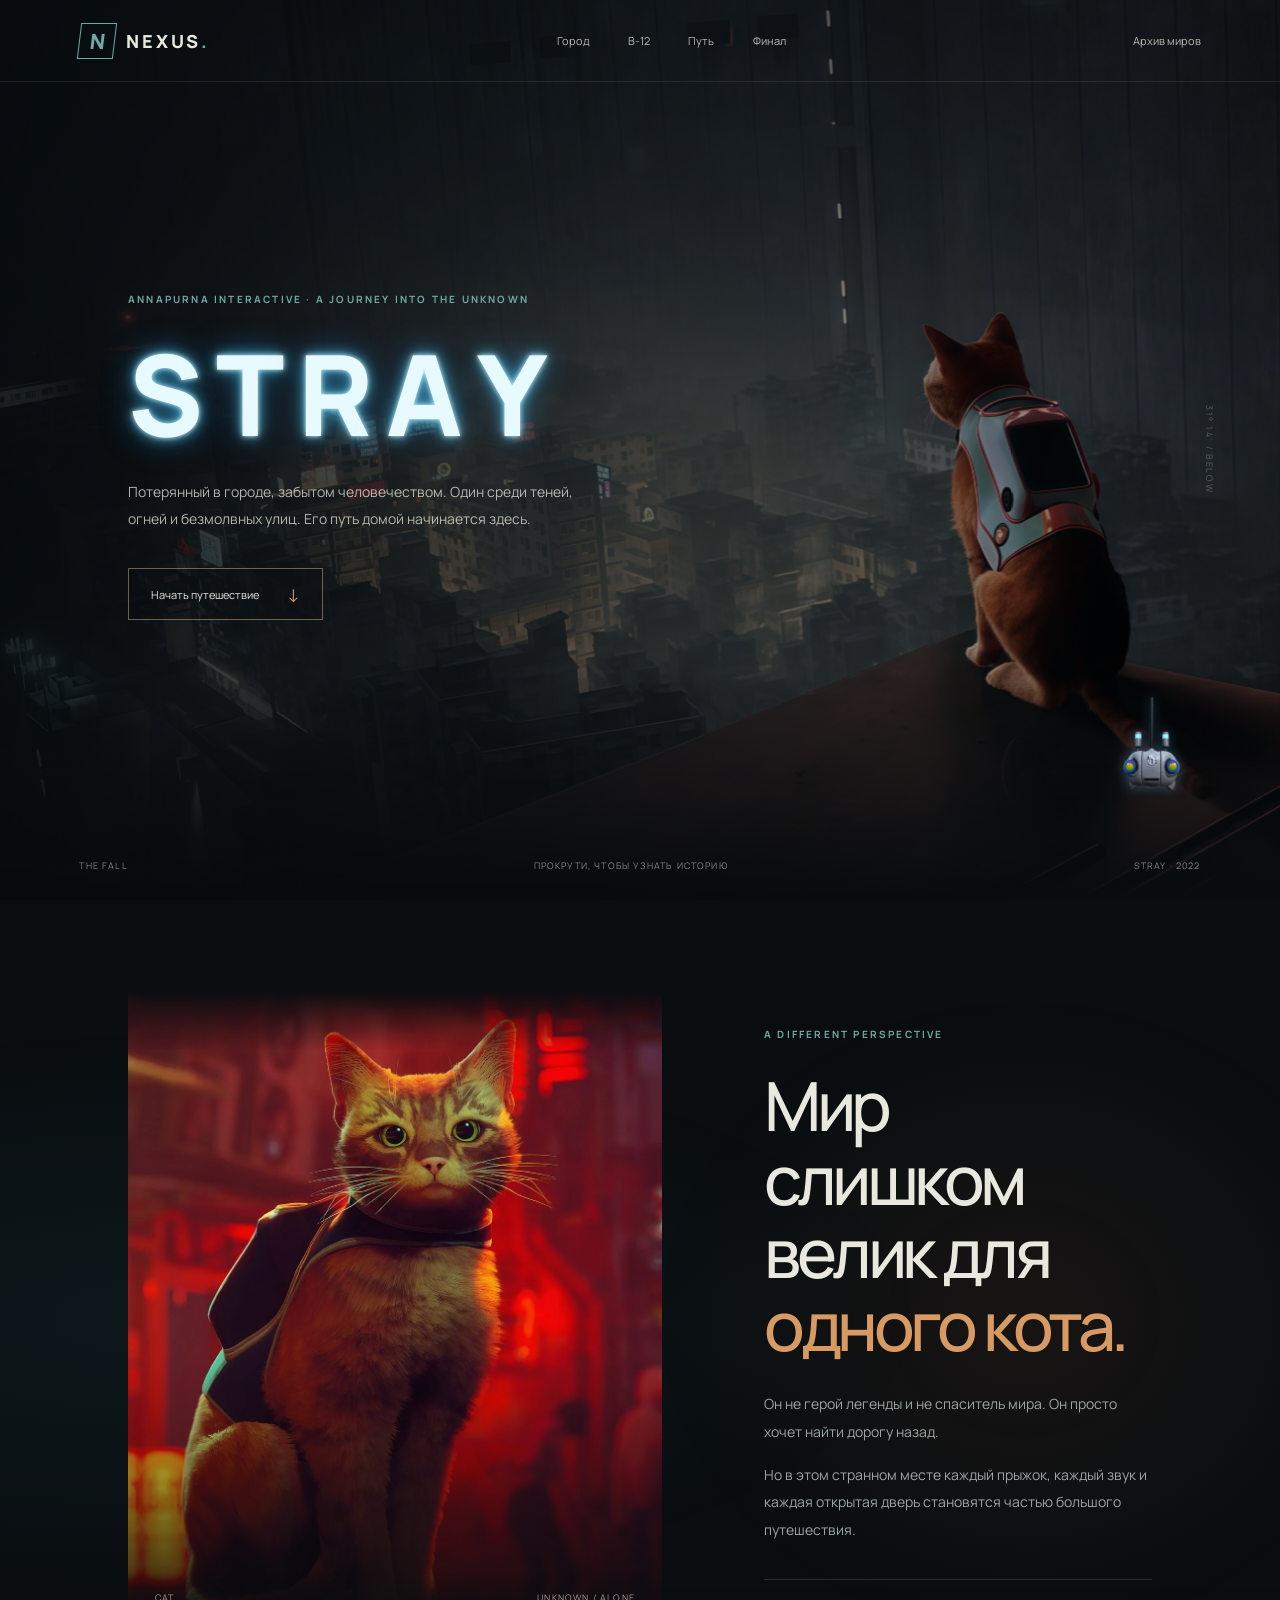
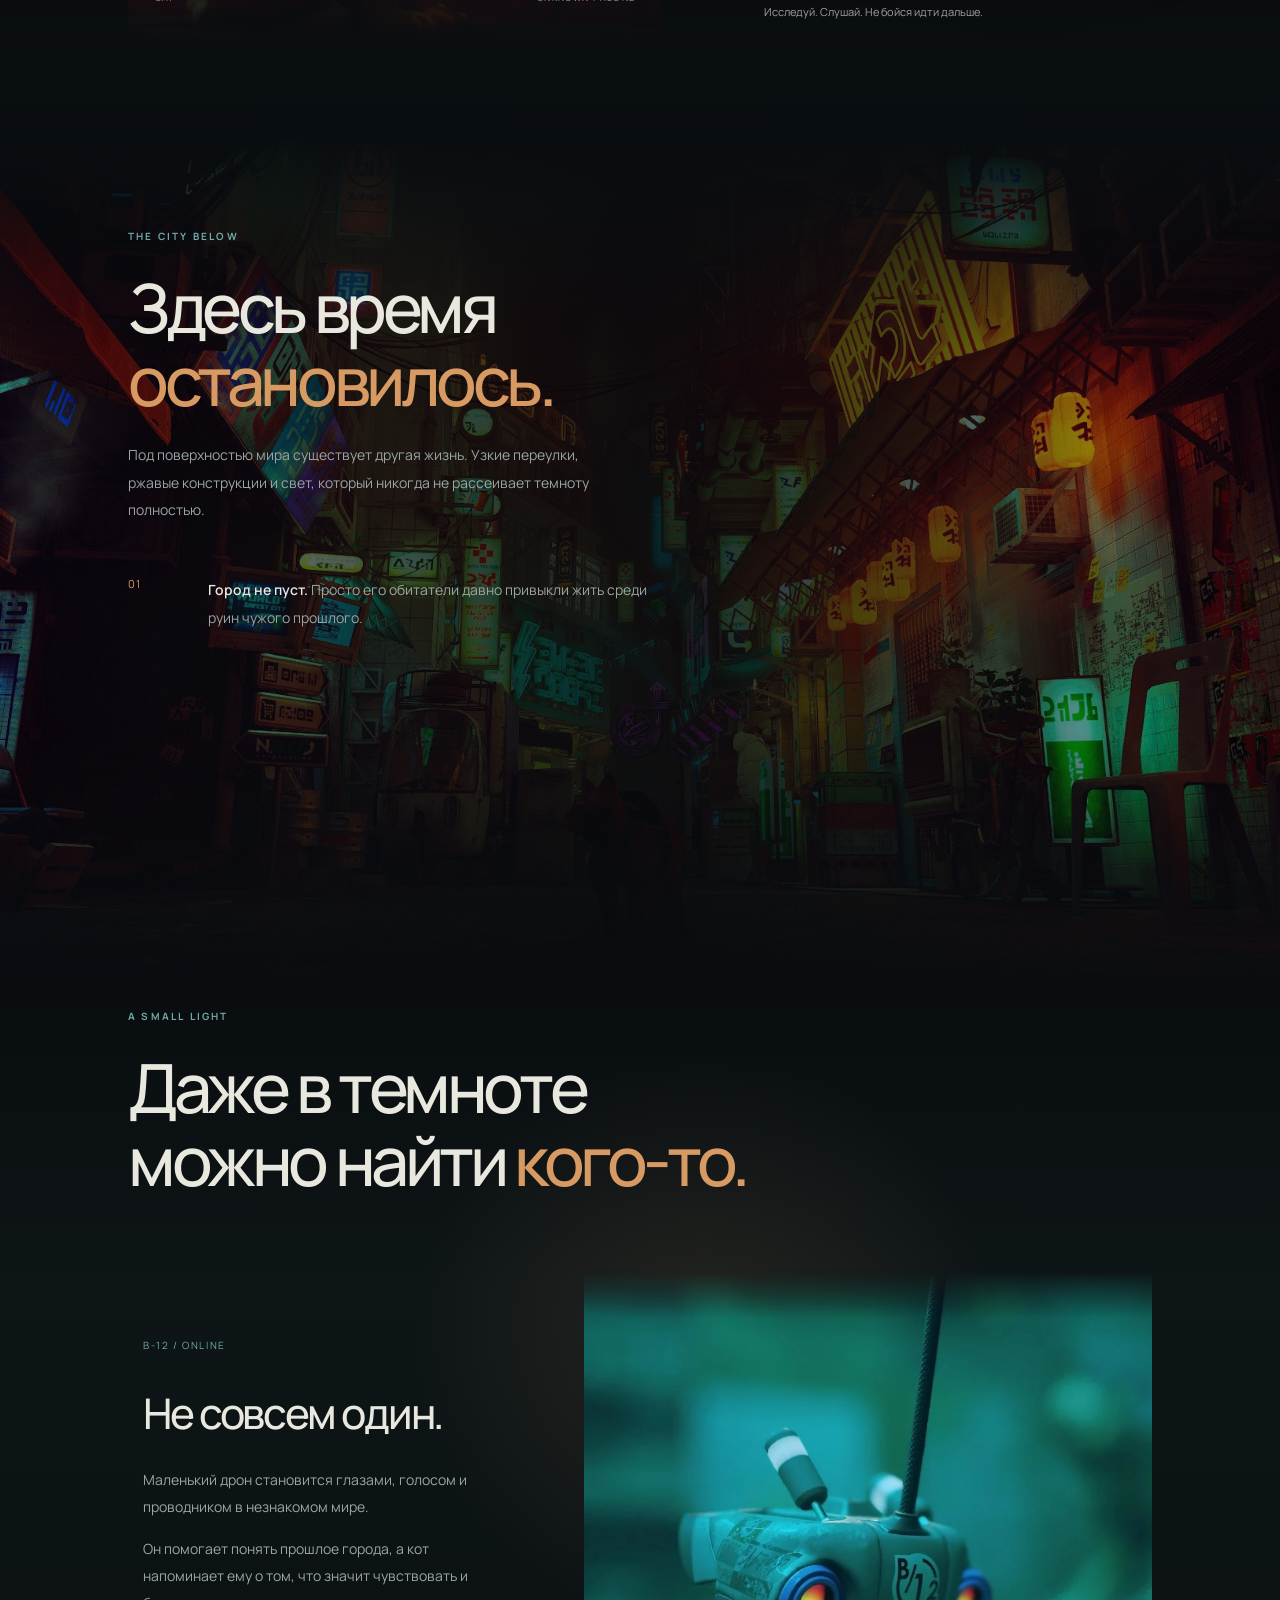
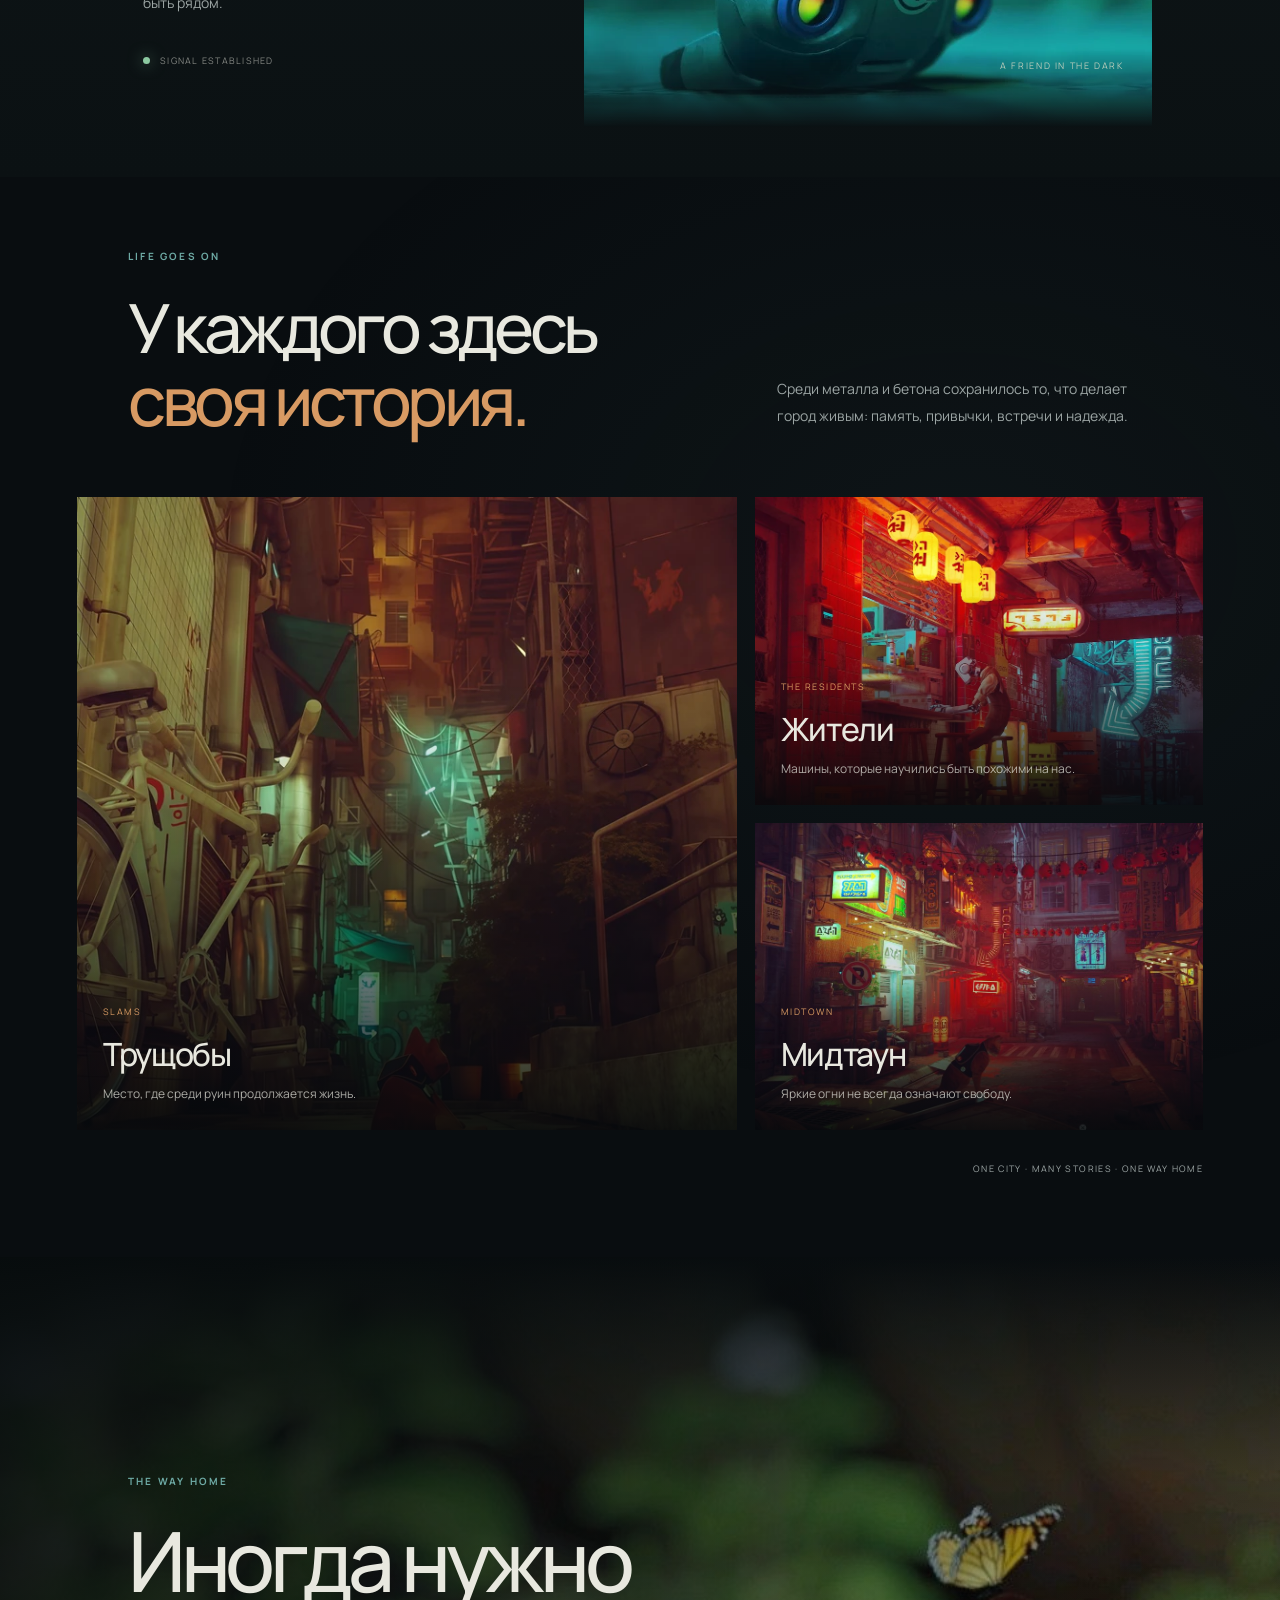
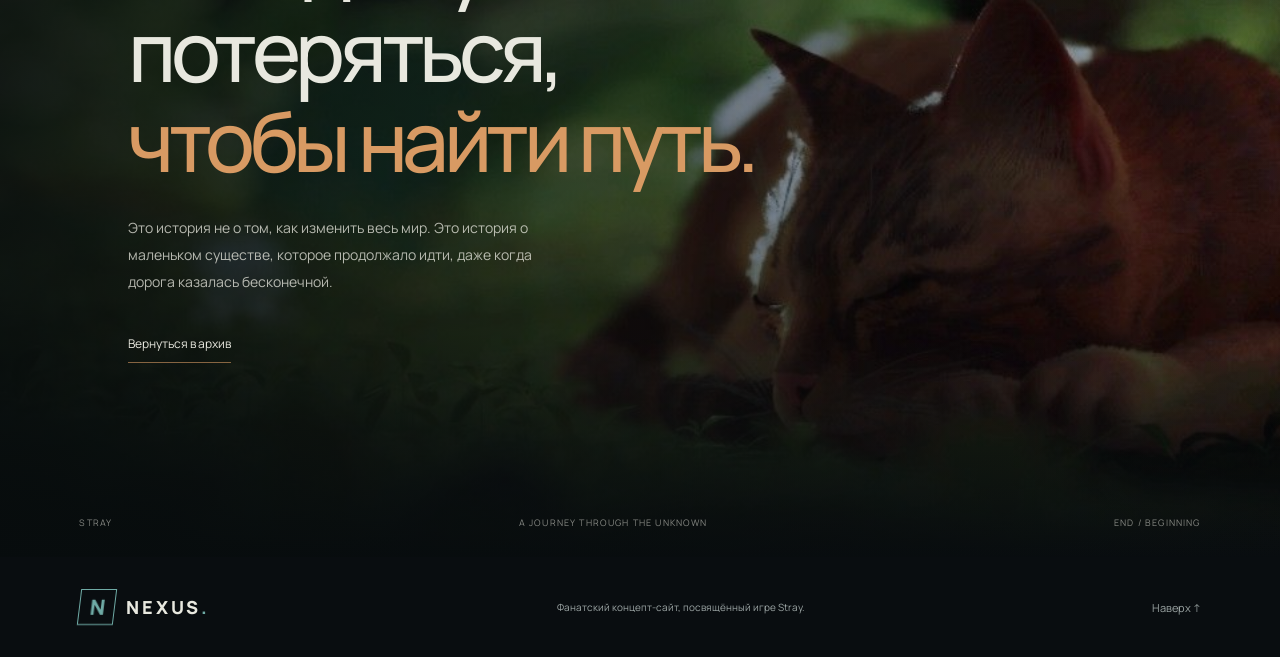
<file: stray/stray.html>
<!DOCTYPE html>
<html lang="ru">
    <head>
        <meta charset="UTF-8">
        <meta name="viewport" content="width=device-width, initial-scale=1.0">
        <meta name="description" content="Stray — история маленького кота в огромном забытом городе.">
        <title>STRAY — Путь к свету</title>
        <link rel="preconnect" href="https://fonts.googleapis.com">
        <link rel="preconnect" href="https://fonts.gstatic.com" crossorigin>
        <link
        href="https://fonts.googleapis.com/css2?family=Manrope:wght@400;500;600;700;800&display=swap"
        rel="stylesheet"
        >
        <link
            rel="preload"
            as="image"
            href="images/stray-hero.jpg"
            fetchpriority="high"
        >
        <link rel="stylesheet" href="stray.css">
    </head>
    <body>
        <div class="world-light" aria-hidden="true"></div>
        <header class="site-header">
                <a class="logo" href="../index.html" aria-label="NEXUS — главная">
                    <span class="logo-symbol">N</span>
                    <span class="logo-name">NEXUS<span class="logo-dot">.</span></span>
                </a>
                <nav class="navigation" id="navigation">
                    <a href="#world">Город</a>
                    <a href="#companion">B-12</a>
                    <a href="#journey">Путь</a>
                    <a href="#ending">Финал</a>
                </nav>
            <a class="header-link" href="../index.html#games">Архив миров</a>
            <button
            class="menu-toggle"
            type="button"
            aria-label="Открыть меню"
            aria-expanded="false"
            aria-controls="navigation"
            >
                <span></span>
                <span></span>
            </button>
        </header>
        <main>
            <section class="hero" id="home">
                <div class="hero-image" aria-hidden="true"></div>
                <div class="hero-shade" aria-hidden="true"></div>
                <div class="hero-content">
                    <p class="eyebrow hero-eyebrow">ANNAPURNA INTERACTIVE · A JOURNEY INTO THE UNKNOWN</p>
                    <div class="stray-title" aria-label="Stray">
                        <span class="stray-title-letter">S</span>
                        <span class="stray-title-letter">T</span>
                        <span class="stray-title-letter">R</span>
                        <span class="stray-title-letter stray-flicker">A</span>
                        <span class="stray-title-letter">Y</span>
                    </div>
                    <p class="hero-description">
                    Потерянный в городе, забытом человечеством.
                    Один среди теней, огней и безмолвных улиц.
                    Его путь домой начинается здесь.
                    </p>
                    <a class="primary-link" href="#journey">Начать путешествие<span>↓</span></a>
                </div>
                <div class="hero-bottom">
                    <span>THE FALL</span>
                    <span class="scroll-hint">ПРОКРУТИ, ЧТОБЫ УЗНАТЬ ИСТОРИЮ</span>
                    <span>STRAY · 2022</span>
                </div>
                <span class="hero-coordinate" aria-hidden="true">31° 14' / BELOW</span>
            </section>
            <section class="cat-section" id="journey">
                <div class="cat-atmosphere" aria-hidden="true"></div>
                <div class="cat-layout">
                    <div class="cat-visual reveal">
                        <img
                        src="images/stray-cat.webp"
                        alt="Рыжий кот исследует забытый город"
                        loading="lazy"
                        decoding="async"
                        >
                        <div class="image-label">
                            <span>CAT</span>
                            <span>UNKNOWN / ALONE</span>
                        </div>
                    </div>
                    <div class="cat-copy reveal">
                        <p class="eyebrow">A DIFFERENT PERSPECTIVE</p>
                        <h2>Мир слишком<br>велик для<br><span>одного кота.</span></h2>
                        <p>
                            Он не герой легенды и не спаситель мира.
                            Он просто хочет найти дорогу назад.
                        </p>
                        <p>
                            Но в этом странном месте каждый прыжок,
                            каждый звук и каждая открытая дверь
                            становятся частью большого путешествия.
                        </p>
                        <div class="cat-fact">
                            <span>Исследуй. Слушай. Не бойся идти дальше.</span>
                        </div>
                    </div>
                </div>
                <div class="section-transition" aria-hidden="true"></div>
            </section>
            <section class="world-section" id="world">
                <div class="world-backdrop" aria-hidden="true"></div>
                <div class="section-intro reveal">
                    <p class="eyebrow">THE CITY BELOW</p>
                    <h2>Здесь время<br><span>остановилось.</span></h2>
                    <p>
                        Под поверхностью мира существует другая жизнь.
                        Узкие переулки, ржавые конструкции и свет,
                        который никогда не рассеивает темноту полностью.
                    </p>
                </div>
                <div class="city-scene reveal">
                    <div class="city-caption">
                        <span class="caption-dot"></span>
                        <span>THE WALLS HAVE SEEN EVERYTHING</span>
                    </div>
                </div>
                <div class="world-note reveal">
                    <span class="note-index">01</span>
                    <p>
                        <strong>Город не пуст.</strong>
                        Просто его обитатели давно привыкли жить
                        среди руин чужого прошлого.
                    </p>
                </div>
            </section>
            <section class="companion-section" id="companion">
                <div class="companion-glow" aria-hidden="true"></div>
                <div class="companion-heading reveal">
                    <p class="eyebrow">A SMALL LIGHT</p>
                    <h2>Даже в темноте<br>можно найти <span>кого-то.</span></h2>
                </div>
                <div class="companion-layout">
                    <div class="companion-copy reveal">
                        <span class="chapter-number">B-12 / ONLINE</span>
                        <h3>Не совсем один.</h3>
                        <p>Маленький дрон становится глазами, голосом и проводником в незнакомом мире.</p>
                        <p>Он помогает понять прошлое города, а кот напоминает ему о том, что значит чувствовать и быть рядом.</p>
                        <span class="signal-line">
                            <span></span>
                            SIGNAL ESTABLISHED
                        </span>
                    </div>
                    <div class="companion-visual reveal">
                        <img
                        src="images/stray-b12.webp"
                        alt="Дрон B-12 рядом с рыжим котом"
                        loading="lazy"
                        decoding="async"
                        >
                        <span class="visual-caption">A FRIEND IN THE DARK</span>
                    </div>
                </div>
            </section>
            <section class="inhabitants-section" id="inhabitants">
                <div class="inhabitants-intro reveal">
                    <p class="eyebrow">LIFE GOES ON</p>
                    <div class="inhabitants-title">
                        <h2>У каждого здесь<br><span>своя история.</span></h2>
                        <p>
                            Среди металла и бетона сохранилось то,
                            что делает город живым: память, привычки,
                            встречи и надежда.
                        </p>
                    </div>
                </div>
                <div class="inhabitants-gallery">
                    <article class="inhabitant-card inhabitant-large reveal">
                        <img
                        src="images/stray-slums.webp"
                        alt="Улицы трущоб города Stray"
                        loading="lazy"
                        decoding="async"
                        >
                        <div class="inhabitant-overlay">
                            <span>SLAMS</span>
                            <h3>Трущобы</h3>
                            <p>Место, где среди руин продолжается жизнь.</p>
                        </div>
                    </article>
                    <article class="inhabitant-card reveal">
                        <img
                        src="images/stray-residents.webp"
                        alt="Роботы — жители подземного города"
                        loading="lazy"
                        decoding="async"
                        >
                        <div class="inhabitant-overlay">
                            <span>THE RESIDENTS</span>
                            <h3>Жители</h3>
                            <p>Машины, которые научились быть похожими на нас.</p>
                        </div>
                    </article>
                    <article class="inhabitant-card reveal">
                        <img
                        src="images/stray-midtown.jpg"
                        alt="Неоновые улицы Мидтауна"
                        loading="lazy"
                        decoding="async"
                        >
                        <div class="inhabitant-overlay">
                            <span>MIDTOWN</span>
                            <h3>Мидтаун</h3>
                            <p>Яркие огни не всегда означают свободу.</p>
                        </div>
                    </article>
                </div>
                <p class="gallery-footnote">
                ONE CITY · MANY STORIES · ONE WAY HOME
                </p>
            </section>
            <section class="final-section" id="ending">
                <div class="final-image" aria-hidden="true"></div>
                <div class="final-overlay" aria-hidden="true"></div>
                <div class="final-content reveal">
                    <p class="eyebrow">THE WAY HOME</p>
                    <h2>Иногда нужно<br>потеряться,<br><span>чтобы найти путь.</span></h2>
                    <p>
                        Это история не о том, как изменить весь мир.
                        Это история о маленьком существе,
                        которое продолжало идти, даже когда дорога
                        казалась бесконечной.
                    </p>
                    <a class="final-link" href="../index.html">Вернуться в архив</a>
                </div>
                <div class="final-bottom">
                    <span>STRAY</span>
                    <span>A JOURNEY THROUGH THE UNKNOWN</span>
                    <span>END / BEGINNING</span>
                </div>
            </section>
        </main>
        <footer class="site-footer">
            <a class="logo" href="../index.html" aria-label="NEXUS — главная">
                <span class="logo-symbol">N</span>
                <span class="logo-name">NEXUS<span class="logo-dot">.</span></span>
            </a>
            <p>Фанатский концепт-сайт, посвящённый игре Stray.</p>
            <a href="#home">Наверх ↑</a>
        </footer>
        <div class="b12-follower" id="b12-follower" aria-hidden="true">
            <img src="images/b12-drone.webp" alt="">
        </div>
        <script src="stray.js"></script>
    </body>
</html>
</file>
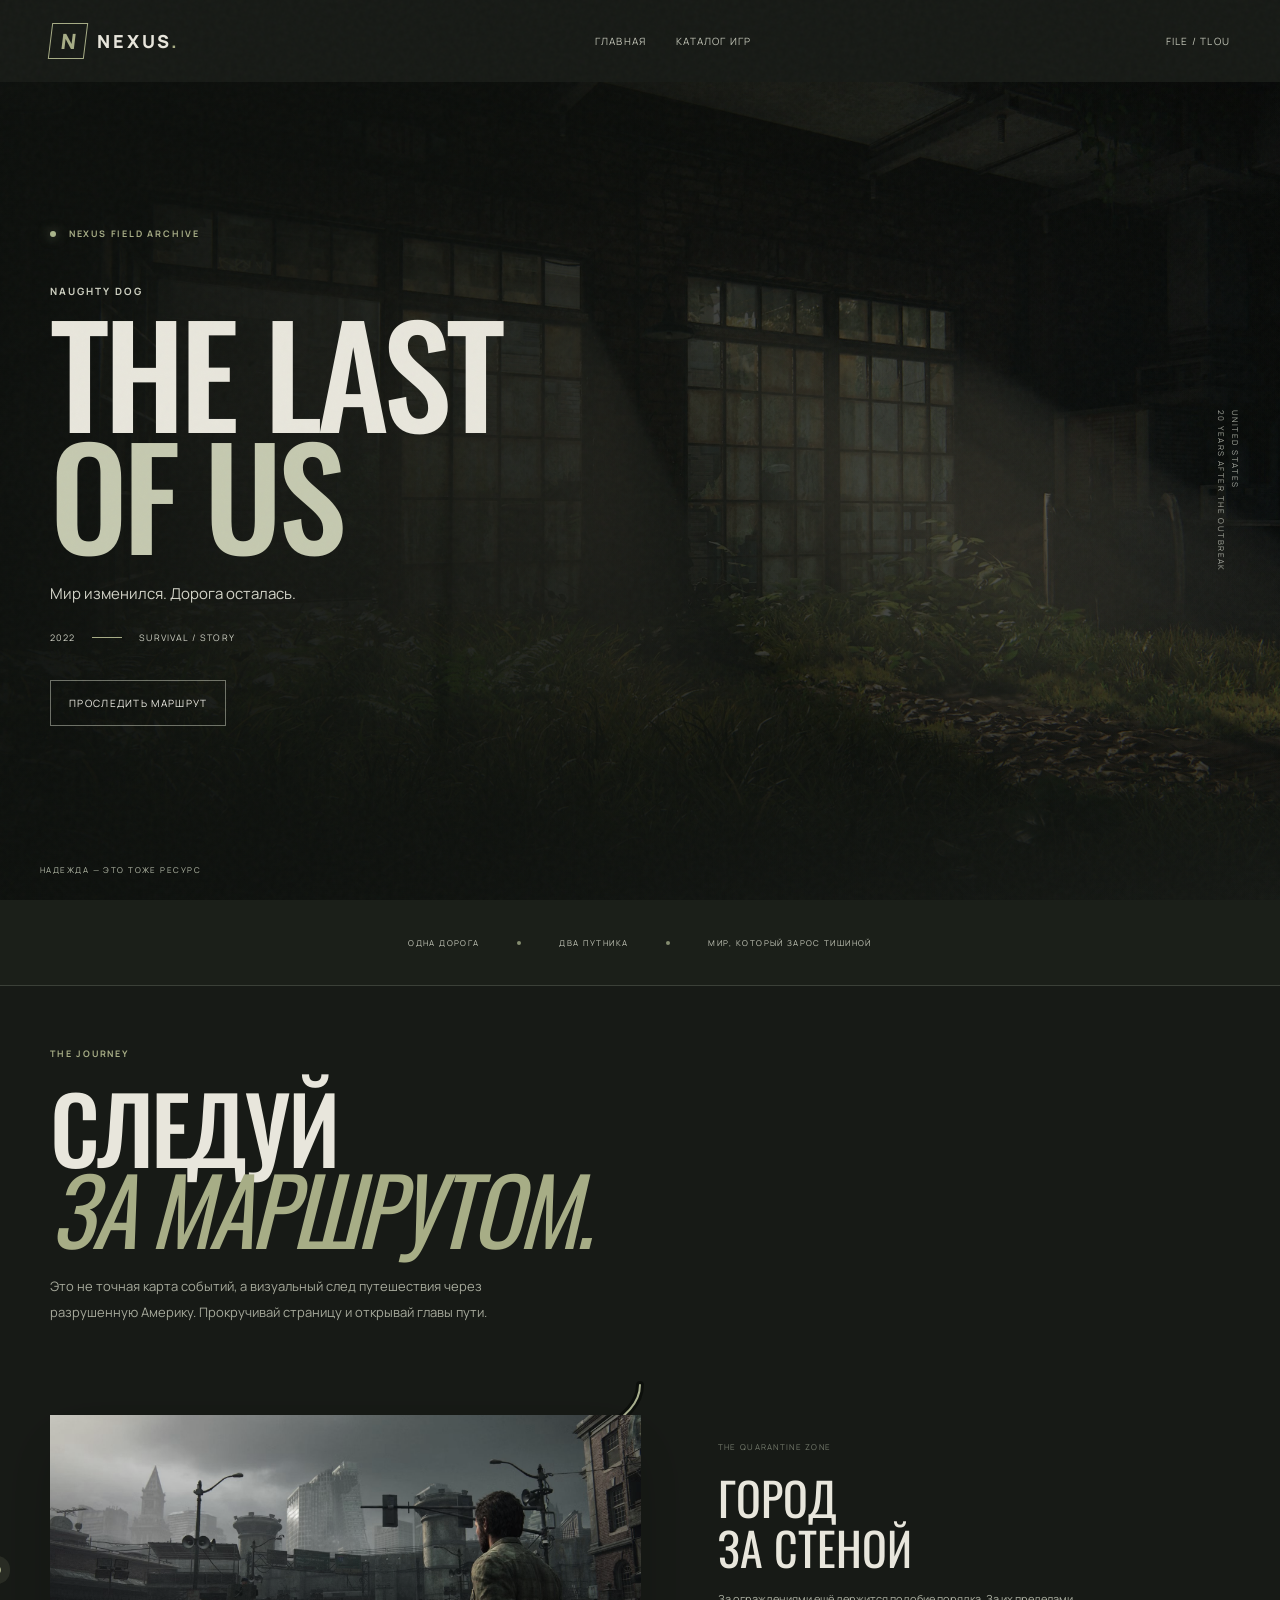
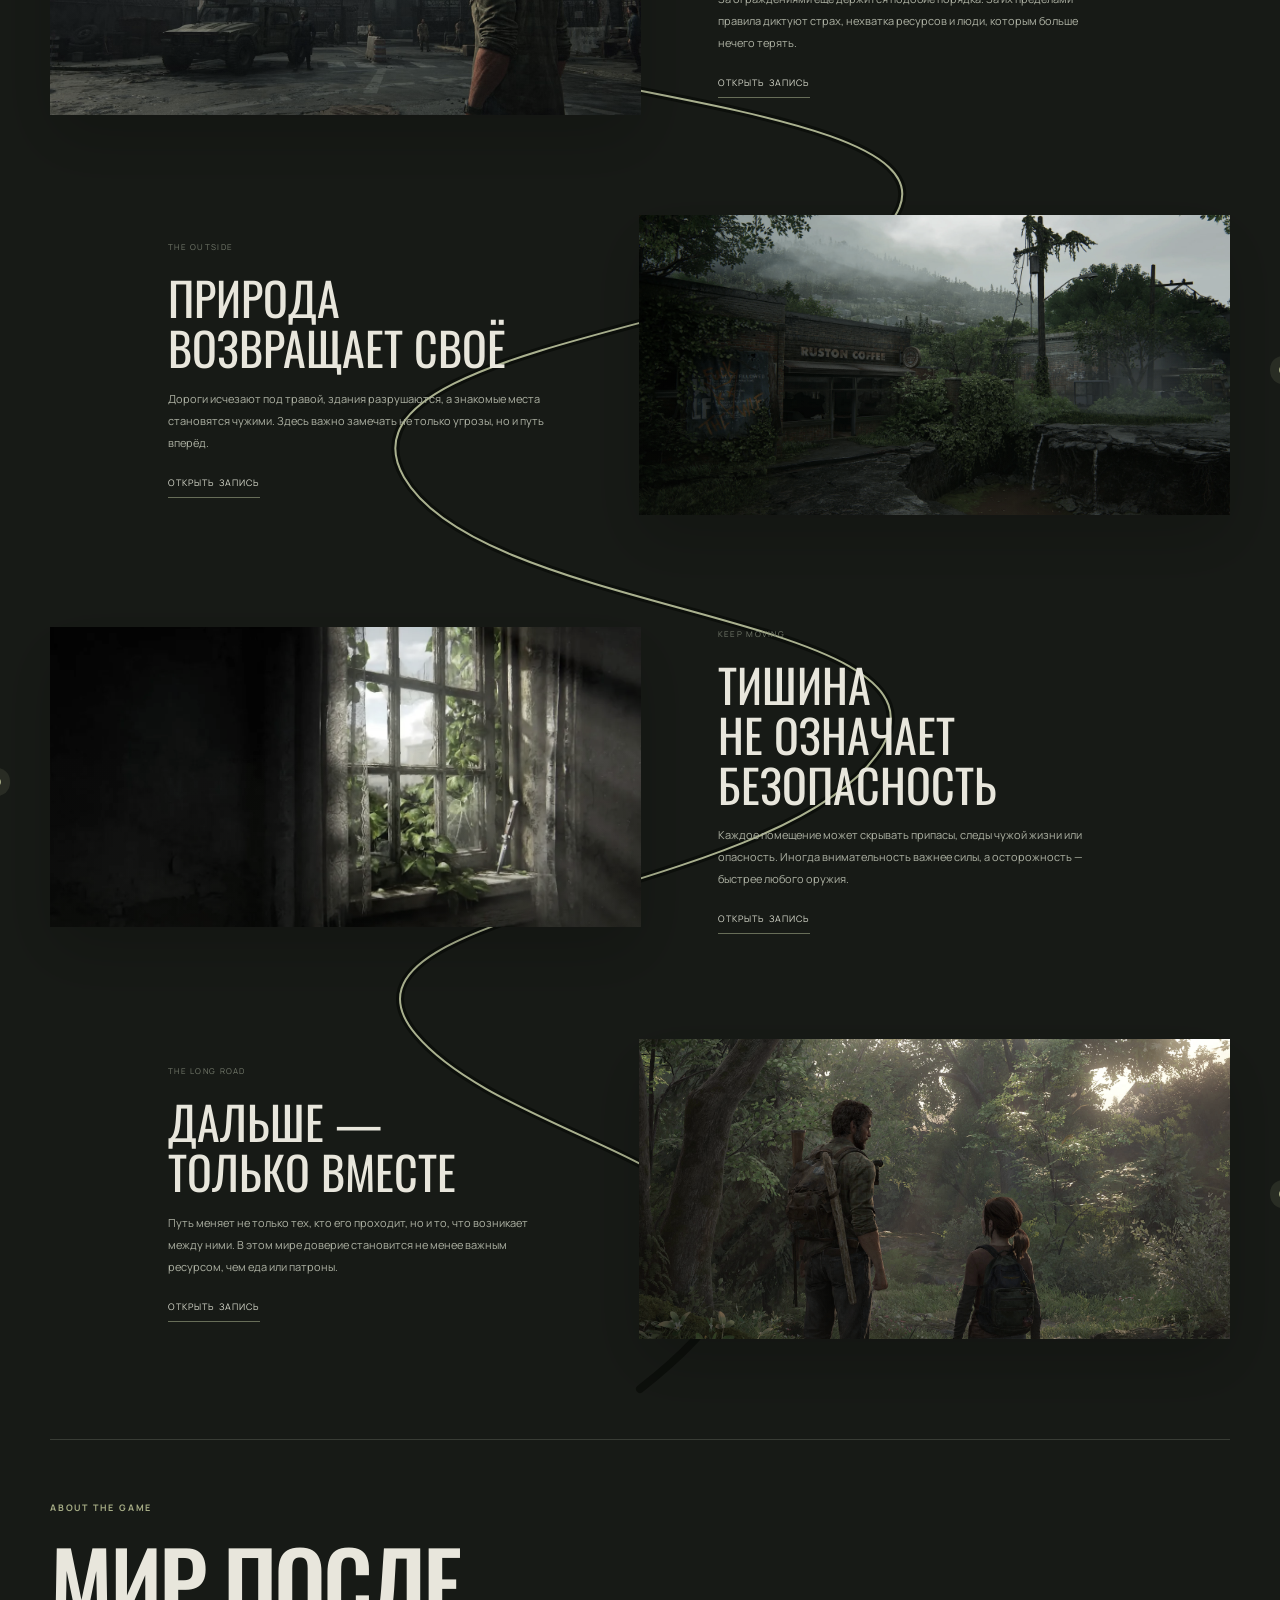
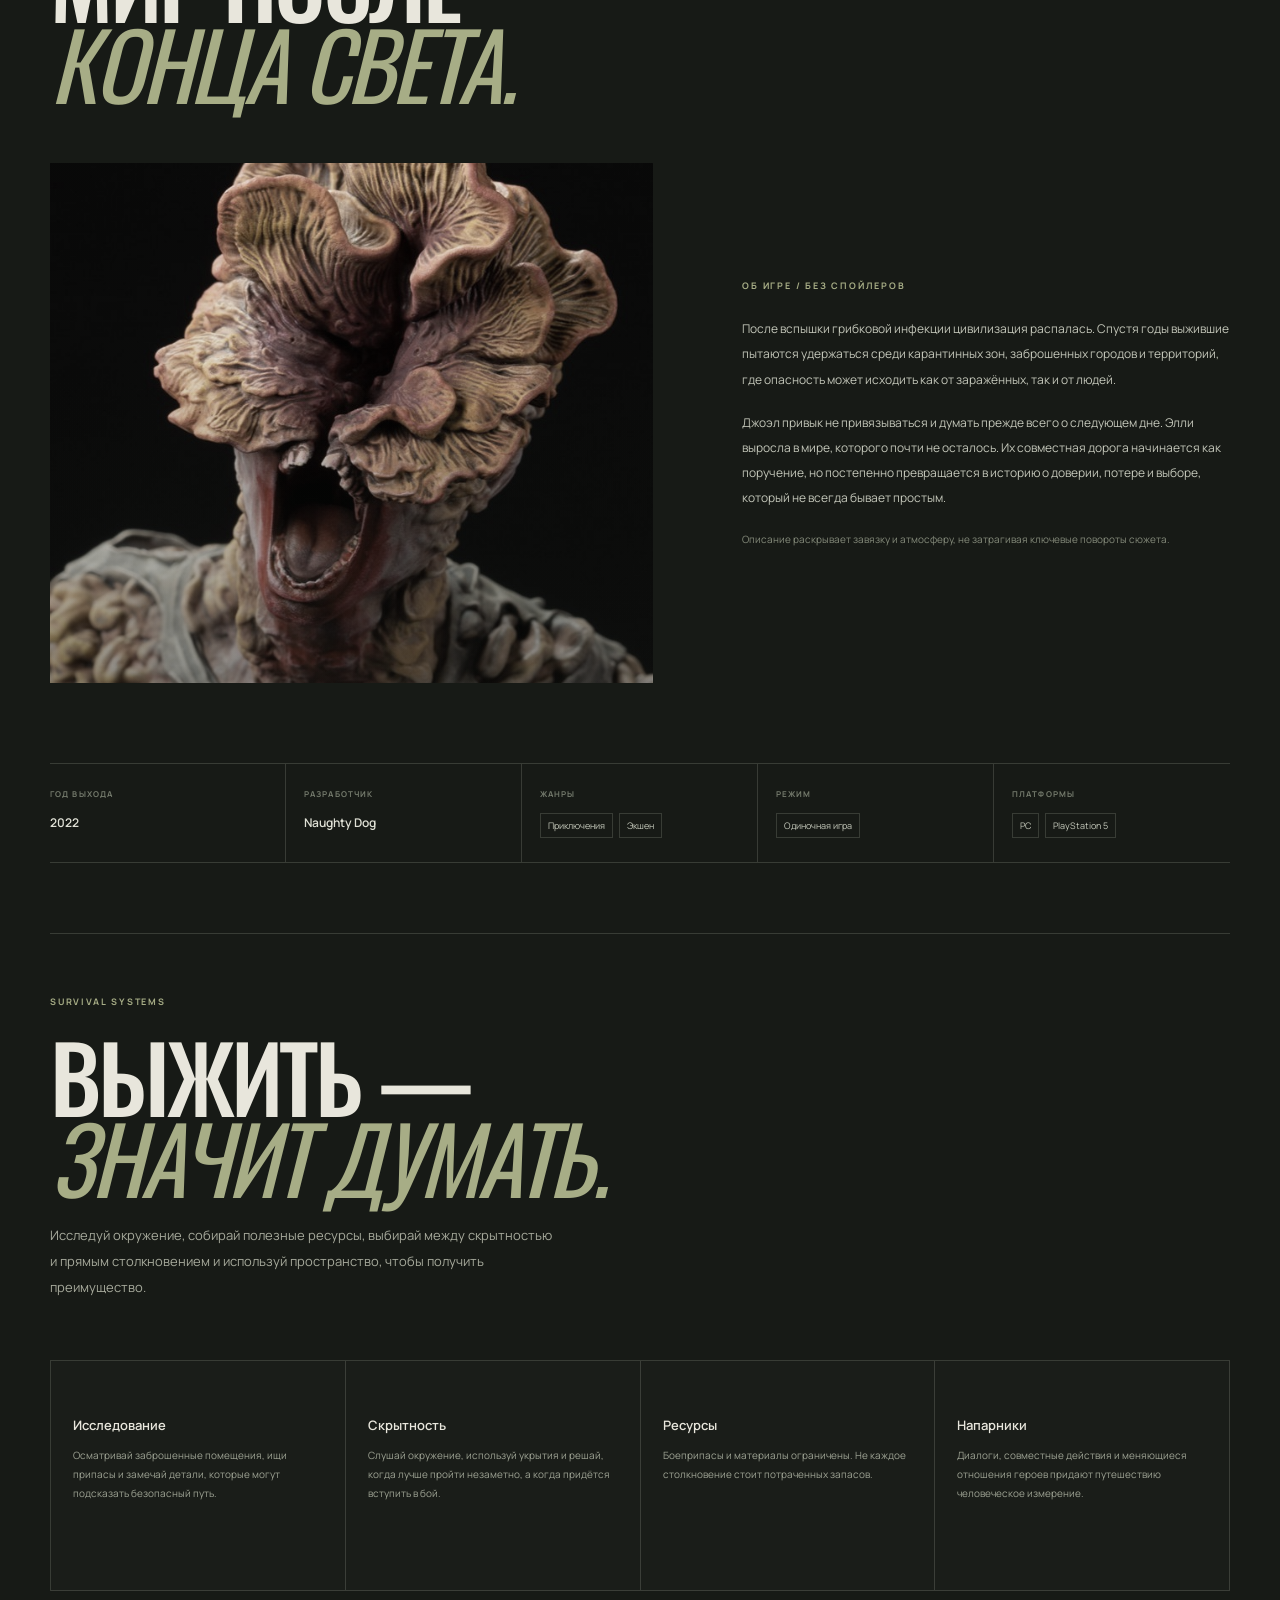
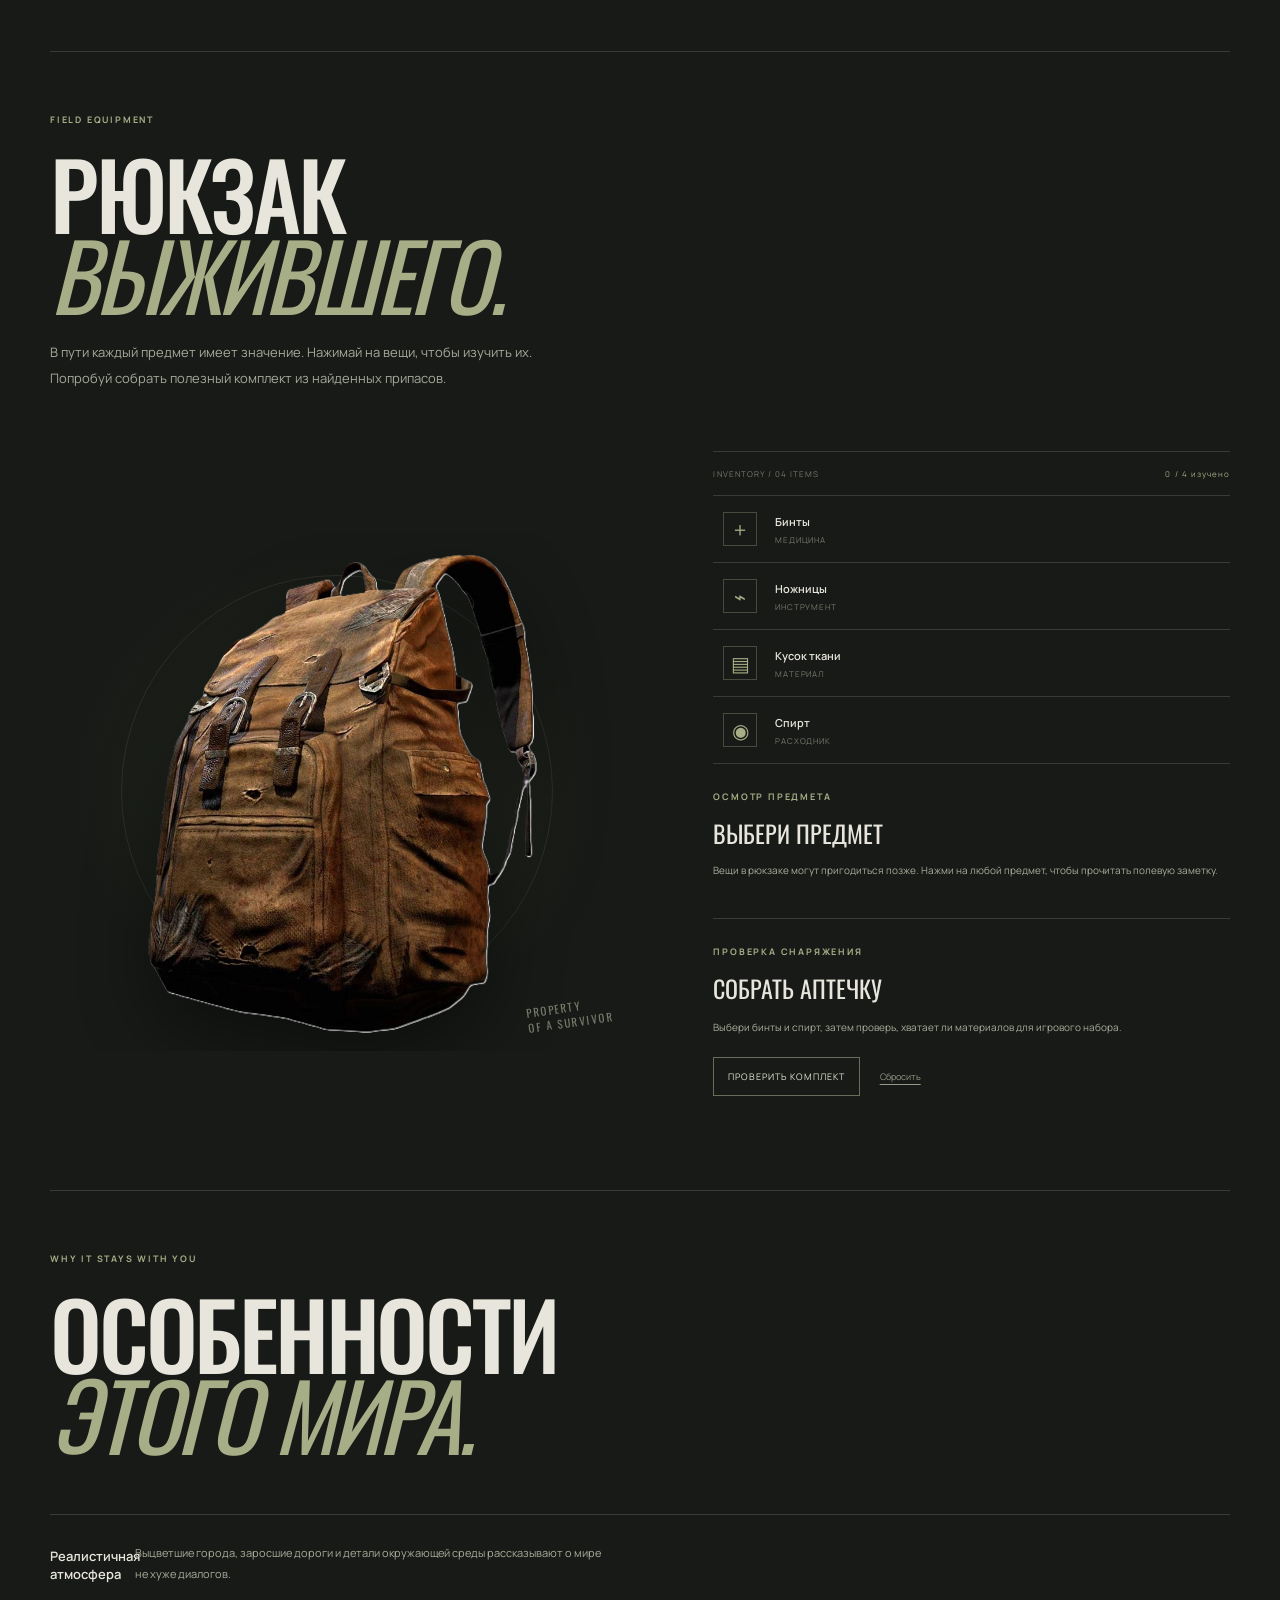
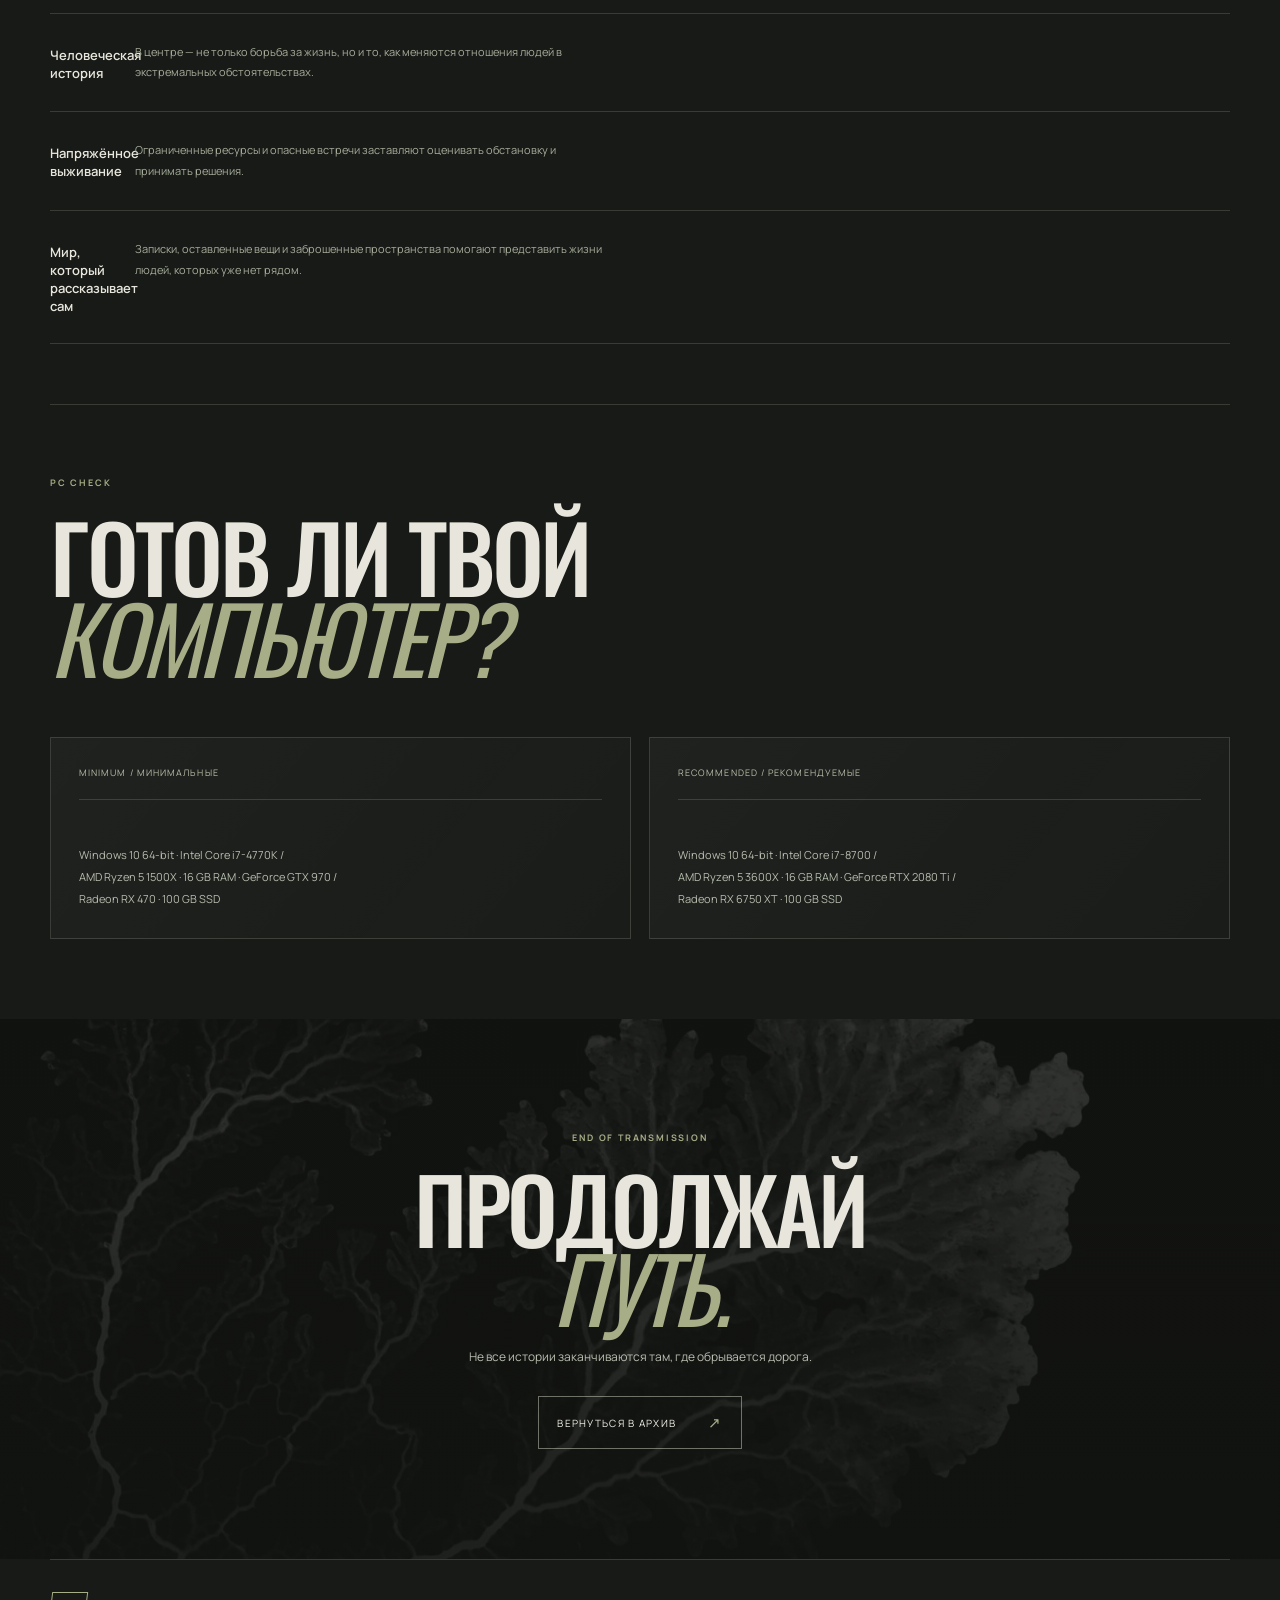
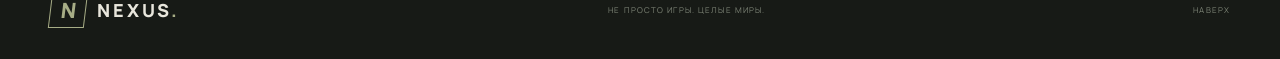
<file: tlou/the-last-of-us.html>
<!DOCTYPE html>
<html lang="ru">
    <head>
        <meta charset="UTF-8">
        <meta name="viewport" content="width=device-width, initial-scale=1.0">
        <meta name="theme-color" content="#171a16">
        <meta name="description" content="The Last of Us Part I — история выживания Джоэла и Элли в мире, который природа медленно возвращает себе. Игровое досье NEXUS.">
        <title>The Last of Us Part I — NEXUS</title>

        <link rel="preconnect" href="https://fonts.googleapis.com">
        <link rel="preconnect" href="https://fonts.gstatic.com" crossorigin>
        <link href="https://fonts.googleapis.com/css2?family=Manrope:wght@400;500;600;700;800&family=Oswald:wght@400;500;600;700&display=swap" rel="stylesheet">
        <link rel="stylesheet" href="the-last-of-us.css">
        <script src="the-last-of-us.js" defer></script>
    </head>
    <body class="tlou-body">
        <div class="page-grain" aria-hidden="true"></div>
        <header class="site-header">
            <a class="logo" href="../index.html" aria-label="NEXUS — главная">
                <span class="logo-symbol">N</span>
                <span class="logo-name">NEXUS<span class="logo-dot">.</span></span>
            </a>
            <nav class="site-nav" aria-label="Основная навигация">
                <a href="../index.html">Главная</a>
                <a href="../catalog.html">Каталог игр</a>
            </nav>
            <a class="header-index" href="#journey">FILE / TLOU</a>
        </header>
        <main>
            <section class="hero" id="top">
                <div class="hero-image" id="hero-background" role="img" aria-label="Заброшенный мир The Last of Us"></div>
                <div class="hero-vignette"></div>
                <div class="hero-content">
                    <p class="eyebrow"><span class="live-dot"></span> NEXUS FIELD ARCHIVE</p>
                    <p class="hero-developer" id="game-developer">NAUGHTY DOG</p>
                    <h1 id="game-title">THE LAST<br><span>OF US</span></h1>
                    <p class="hero-subtitle" id="game-description">Мир изменился. Дорога осталась.</p>
                    <div class="hero-meta">
                        <span id="game-year">2022</span>
                        <span class="meta-rule"></span>
                        <span>SURVIVAL / STORY</span>
                    </div>
                    <a class="hero-cta" href="#journey">Проследить маршрут</a>
                </div>
                <div class="hero-side-note">UNITED STATES<br>20 YEARS AFTER THE OUTBREAK</div>
                <div class="hero-bottom-line"><span>НАДЕЖДА — ЭТО ТОЖЕ РЕСУРС</span></div>
            </section>
            <section class="intro-strip" aria-label="Краткая информация">
                <p>ОДНА ДОРОГА</p><span></span><p>ДВА ПУТНИКА</p><span></span>
                <p>МИР, КОТОРЫЙ ЗАРОС ТИШИНОЙ</p>
            </section>
            <section class="journey section-wrap" id="journey">
                <div class="section-heading journey-heading">
                    <p class="eyebrow">THE JOURNEY</p>
                    <h2>Следуй<br><em>за маршрутом.</em></h2>
                    <p class="section-intro">
                        Это не точная карта событий, а визуальный след путешествия через разрушенную Америку. 
                        Прокручивай страницу и открывай главы пути.
                    </p>
                </div>
                <div class="route-map">
                    <svg class="route-line" viewBox="0 0 1000 1900" preserveAspectRatio="none" aria-hidden="true">
                        <path
                            class="route-line-shadow route-line-shadow--desktop"
                            d="M500 0 C500 100 240 95 250 230 S760 360 720 500 S230 650 300 820 S790 980 700 1150 S220 1330 310 1480 S730 1650 500 1900"
                        />
                        <path
                            class="route-line-main route-line-main--desktop"
                            d="M500 0 C500 100 240 95 250 230 S760 360 720 500 S230 650 300 820 S790 980 700 1150 S220 1330 310 1480 S730 1650 500 1900"
                        />
                        <path
                            class="route-line-shadow route-line-shadow--mobile"
                            d="M500 0 C500 70 900 100 850 230 C820 330 120 350 130 500 C140 650 900 650 850 820 C820 950 100 1000 130 1150 C160 1300 900 1320 850 1480 C820 1640 400 1760 500 1900"
                        />
                        <path
                            class="route-line-main route-line-main--mobile"
                            d="M500 0 C500 70 900 100 850 230 C820 330 120 350 130 500 C140 650 900 650 850 820 C820 950 100 1000 130 1150 C160 1300 900 1320 850 1480 C820 1640 400 1760 500 1900"
                        />
                    </svg>
                    <article class="route-stop route-stop-left" data-route-stop="0">
                        <div class="route-image image-city" role="img" aria-label="Заброшенный американский город"></div>
                        <div class="route-copy">
                            <span class="route-number">THE QUARANTINE ZONE</span>
                            <h3>Город<br>за стеной</h3>
                            <p>
                                За ограждениями ещё держится подобие порядка. 
                                За их пределами правила диктуют страх, нехватка 
                                ресурсов и люди, которым больше нечего терять.
                            </p>
                            <button class="route-button" type="button" data-open-route="0">Открыть запись</button>
                        </div>
                        <span class="route-pin" aria-hidden="true"></span>
                    </article>
                    <article class="route-stop route-stop-right" data-route-stop="1">
                        <div class="route-image image-overgrowth" role="img" aria-label="Заросшие руины"></div>
                        <div class="route-copy">
                            <span class="route-number">THE OUTSIDE</span>
                            <h3>Природа<br>возвращает своё</h3>
                            <p>
                                Дороги исчезают под травой, здания разрушаются, 
                                а знакомые места становятся чужими. Здесь важно 
                                замечать не только угрозы, но и путь вперёд.
                            </p>
                            <button class="route-button" type="button" data-open-route="1">Открыть запись</button>
                        </div>
                        <span class="route-pin" aria-hidden="true"></span>
                    </article>
                    <article class="route-stop route-stop-left" data-route-stop="2">
                        <div class="route-image image-interior" role="img" aria-label="Тёмное заброшенное здание"></div>
                        <div class="route-copy">
                            <span class="route-number">KEEP MOVING</span>
                            <h3>Тишина<br>не означает безопасность</h3>
                            <p>
                                Каждое помещение может скрывать припасы, 
                                следы чужой жизни или опасность. Иногда 
                                внимательность важнее силы, а осторожность — быстрее любого оружия.
                            </p>
                            <button class="route-button" type="button" data-open-route="2">Открыть запись</button>
                        </div>
                        <span class="route-pin" aria-hidden="true"></span>
                    </article>
                    <article class="route-stop route-stop-right" data-route-stop="3">
                        <div class="route-image image-wilderness" role="img" aria-label="Дорога через дикую местность"></div>
                        <div class="route-copy">
                            <span class="route-number">THE LONG ROAD</span>
                            <h3>Дальше —<br>только вместе</h3>
                            <p>
                                Путь меняет не только тех, кто его проходит, 
                                но и то, что возникает между ними. В этом мире 
                                доверие становится не менее важным ресурсом, чем еда или патроны.
                            </p>
                            <button class="route-button" type="button" data-open-route="3">Открыть запись</button>
                        </div>
                        <span class="route-pin" aria-hidden="true"></span>
                    </article>
                </div>
                <div class="route-detail" id="route-detail" aria-live="polite" hidden>
                    <button class="route-detail-close" id="route-detail-close" type="button" aria-label="Закрыть запись">×</button>
                    <p class="eyebrow" id="route-detail-kicker">FIELD NOTE</p>
                    <h3 id="route-detail-title">Полевые заметки</h3>
                    <p id="route-detail-text"></p>
                </div>
            </section>
            <section class="story-section section-wrap" id="about-game">
                <div class="section-heading">
                    <p class="eyebrow">ABOUT THE GAME</p>
                    <h2>Мир после<br><em>конца света.</em></h2>
                </div>
                <div class="story-layout">
                    <div class="story-image" id="story-image" role="img" aria-label="Путешествие Джоэла и Элли"></div>
                    <div class="story-copy">
                        <p class="copy-label">ОБ ИГРЕ / БЕЗ СПОЙЛЕРОВ</p>
                        <p class="body-copy" id="game-plot">
                            После вспышки грибковой инфекции цивилизация распалась. 
                            Спустя годы выжившие пытаются удержаться среди карантинных зон, 
                            заброшенных городов и территорий, где опасность может исходить 
                            как от заражённых, так и от людей.
                        </p>
                        <p class="body-copy">
                            Джоэл привык не привязываться и думать прежде всего о следующем дне. 
                            Элли выросла в мире, которого почти не осталось. Их совместная дорога 
                            начинается как поручение, но постепенно превращается в историю о доверии, 
                            потере и выборе, который не всегда бывает простым.
                        </p>
                        <p class="body-copy muted-copy">
                            Описание раскрывает завязку и атмосферу, 
                            не затрагивая ключевые повороты сюжета.
                        </p>
                    </div>
                </div>
                <div class="game-facts" id="game-information">
                    <div class="fact">
                        <span>ГОД ВЫХОДА</span>
                        <strong id="info-year">2022</strong>
                    </div>
                    <div class="fact">
                        <span>РАЗРАБОТЧИК</span>
                        <strong id="info-developer">Naughty Dog</strong>
                    </div>
                    <div class="fact">
                        <span>ЖАНРЫ</span>
                        <div class="fact-chips" id="game-genres">
                            <span>Приключения</span><span>Экшен</span>
                        </div>
                    </div>
                    <div class="fact">
                        <span>РЕЖИМ</span>
                        <div class="fact-chips" id="game-modes">
                            <span>Одиночная игра</span>
                        </div>
                    </div>
                    <div class="fact">
                        <span>ПЛАТФОРМЫ</span>
                        <div class="fact-chips" id="game-platforms">
                            <span>PC</span><span>PlayStation 5</span>
                        </div>
                    </div>
                </div>
            </section>
            <section class="gameplay-section section-wrap" id="gameplay">
                <div class="section-heading">
                    <p class="eyebrow">SURVIVAL SYSTEMS</p>
                    <h2>Выжить —<br><em>значит думать.</em></h2>
                    <p class="section-intro" id="game-gameplay">
                        Исследуй окружение, собирай полезные ресурсы, 
                        выбирай между скрытностью и прямым столкновением 
                        и используй пространство, чтобы получить преимущество.
                    </p>
                </div>
                <div class="mechanic-grid">
                    <article class="mechanic-card">
                        <h3>Исследование</h3>
                        <p>
                            Осматривай заброшенные помещения, ищи припасы и замечай детали, 
                            которые могут подсказать безопасный путь.
                        </p>
                    </article>
                    <article class="mechanic-card">
                       <h3>Скрытность</h3>
                        <p>
                            Слушай окружение, используй укрытия и решай, 
                            когда лучше пройти незаметно, 
                            а когда придётся вступить в бой.
                        </p>
                    </article>
                    <article class="mechanic-card">
                        <h3>Ресурсы</h3>
                        <p>
                            Боеприпасы и материалы ограничены. 
                            Не каждое столкновение стоит потраченных запасов.
                        </p>
                    </article>
                    <article class="mechanic-card">
                        <h3>Напарники</h3>
                        <p>Диалоги, совместные действия и меняющиеся отношения 
                            героев придают путешествию человеческое измерение.
                        </p>
                    </article>
                </div>
            </section>
            <section class="backpack-section section-wrap" id="backpack">
                <div class="section-heading backpack-heading">
                    <p class="eyebrow">FIELD EQUIPMENT</p>
                    <h2>Рюкзак<br><em>выжившего.</em></h2>
                    <p class="section-intro">
                        В пути каждый предмет имеет значение. 
                        Нажимай на вещи, чтобы изучить их. 
                        Попробуй собрать полезный комплект из найденных припасов.
                    </p>
                </div>
                <div class="backpack-playground">
                    <div class="backpack-visual">
                        <img class="backpack-image" id="backpack-image" src="image/tlou-backpack.png" alt="Рюкзак выжившего — нажми, чтобы изучить снаряжение" loading="lazy" decoding="async" onerror="this.hidden=true; document.querySelector('.backpack-fallback').hidden=false;">
                        <div class="backpack-fallback" hidden>
                            <span>FIELD KIT</span><small>assets/tlou-backpack.png</small>
                        </div>
                        <span class="backpack-stamp">PROPERTY<br>OF A SURVIVOR</span>
                    </div>
                    <div class="inventory-panel">
                        <div class="inventory-top"><span>INVENTORY / 04 ITEMS</span><span id="inventory-count">0 / 4 изучено</span></div>
                        <div class="inventory-items" id="inventory-items">
                            <button class="inventory-item" type="button" data-item="bandage" aria-pressed="false">
                                <span class="item-symbol">＋</span>
                                <span>
                                    <strong>Бинты</strong>
                                    <small>Медицина</small>
                                </span>
                            </button>
                            <button class="inventory-item" type="button" data-item="scissors" aria-pressed="false">
                                <span class="item-symbol">⌁</span>
                                <span>
                                    <strong>Ножницы</strong>
                                    <small>Инструмент</small>
                                </span>
                            </button>
                            <button class="inventory-item" type="button" data-item="rag" aria-pressed="false">
                                <span class="item-symbol">▤</span>
                                <span>
                                    <strong>Кусок ткани</strong>
                                    <small>Материал</small>
                                </span>
                            </button>
                            <button class="inventory-item" type="button" data-item="alcohol" aria-pressed="false">
                                <span class="item-symbol">◉</span>
                                <span>
                                    <strong>Спирт</strong>
                                    <small>Расходник</small>
                                </span>
                            </button>
                        </div>
                        <div class="item-inspection" id="item-inspection" aria-live="polite">
                            <p class="copy-label">ОСМОТР ПРЕДМЕТА</p>
                            <h3 id="item-title">Выбери предмет</h3>
                            <p id="item-description">
                                Вещи в рюкзаке могут пригодиться позже. 
                                Нажми на любой предмет, чтобы прочитать 
                                полевую заметку.
                            </p>
                        </div>
                        <div class="crafting-box">
                            <div><p class="copy-label">ПРОВЕРКА СНАРЯЖЕНИЯ</p><h3>Собрать аптечку</h3></div>
                            <p>Выбери бинты и спирт, затем проверь, хватает ли материалов для игрового набора.</p>
                            <div class="crafting-actions">
                                <button class="craft-button" id="craft-button" type="button">Проверить комплект</button>
                                <button class="reset-button" id="inventory-reset" type="button">Сбросить</button>
                            </div>
                            <p class="craft-result" id="craft-result" role="status" aria-live="polite"></p>
                        </div>
                    </div>
                </div>
            </section>
            <section class="features-section section-wrap" id="features">
                <div class="section-heading">
                    <p class="eyebrow">WHY IT STAYS WITH YOU</p>
                    <h2>Особенности<br><em>этого мира.</em></h2>
                </div>
                <div class="feature-list" id="game-features">
                    <article class="feature-row">
                        <h3>Реалистичная атмосфера</h3>
                        <p>Выцветшие города, заросшие дороги и детали 
                            окружающей среды рассказывают о мире не 
                            хуже диалогов.
                        </p>
                    </article>
                    <article class="feature-row">
                        <h3>Человеческая история</h3>
                        <p>В центре — не только борьба за жизнь, но и то, 
                            как меняются отношения людей в экстремальных 
                            обстоятельствах.
                        </p>
                    </article>
                    <article class="feature-row">
                        <h3>Напряжённое выживание</h3>
                        <p>Ограниченные ресурсы и опасные встречи заставляют 
                            оценивать обстановку и принимать решения.
                        </p>
                    </article>
                    <article class="feature-row">
                        <h3>Мир, который рассказывает сам</h3>
                        <p>Записки, оставленные вещи и заброшенные пространства 
                            помогают представить жизни людей, которых уже нет рядом.
                        </p>
                    </article>
                </div>
            </section>
            <section class="requirements-section section-wrap" id="requirements">
                <div class="section-heading">
                    <p class="eyebrow">PC CHECK</p>
                    <h2>Готов ли твой<br><em>компьютер?</em></h2>
                </div>
                <div class="requirements-grid">
                    <article class="requirement-card" id="minimum-card">
                        <div class="requirement-label"> MINIMUM / МИНИМАЛЬНЫЕ</div>
                        <p id="game-minimum">
                            Windows 10 64-bit · Intel Core i7-4770K / 
                            AMD Ryzen 5 1500X · 16 GB RAM · GeForce GTX 970 / 
                            Radeon RX 470 · 100 GB SSD
                        </p>
                    </article>
                    <article class="requirement-card" id="recommended-card">
                        <div class="requirement-label"> RECOMMENDED / РЕКОМЕНДУЕМЫЕ</div>
                        <p id="game-recommended">
                            Windows 10 64-bit · Intel Core i7-8700 / 
                            AMD Ryzen 5 3600X · 16 GB RAM · GeForce RTX 2080 Ti / 
                            Radeon RX 6750 XT · 100 GB SSD
                        </p>
                    </article>
                </div>
            </section>
            <section class="closing-section">
                <div class="closing-backdrop" aria-hidden="true"></div>
                <p class="eyebrow">END OF TRANSMISSION</p>
                <h2>Продолжай<br><em>путь.</em></h2>
                <p>Не все истории заканчиваются там, где обрывается дорога.</p>
                <a href="../catalog.html" class="hero-cta">Вернуться в архив <span>↗</span></a>
            </section>
        </main>
        <footer class="site-footer">
            <a class="logo" href="../index.html" aria-label="NEXUS — главная">
                <span class="logo-symbol">N</span>
                <span class="logo-name">NEXUS<span class="logo-dot">.</span></span>
            </a>
            <p>НЕ ПРОСТО ИГРЫ. ЦЕЛЫЕ МИРЫ.</p><a href="#top">НАВЕРХ</a>
        </footer>
    </body>
</html>
</file>
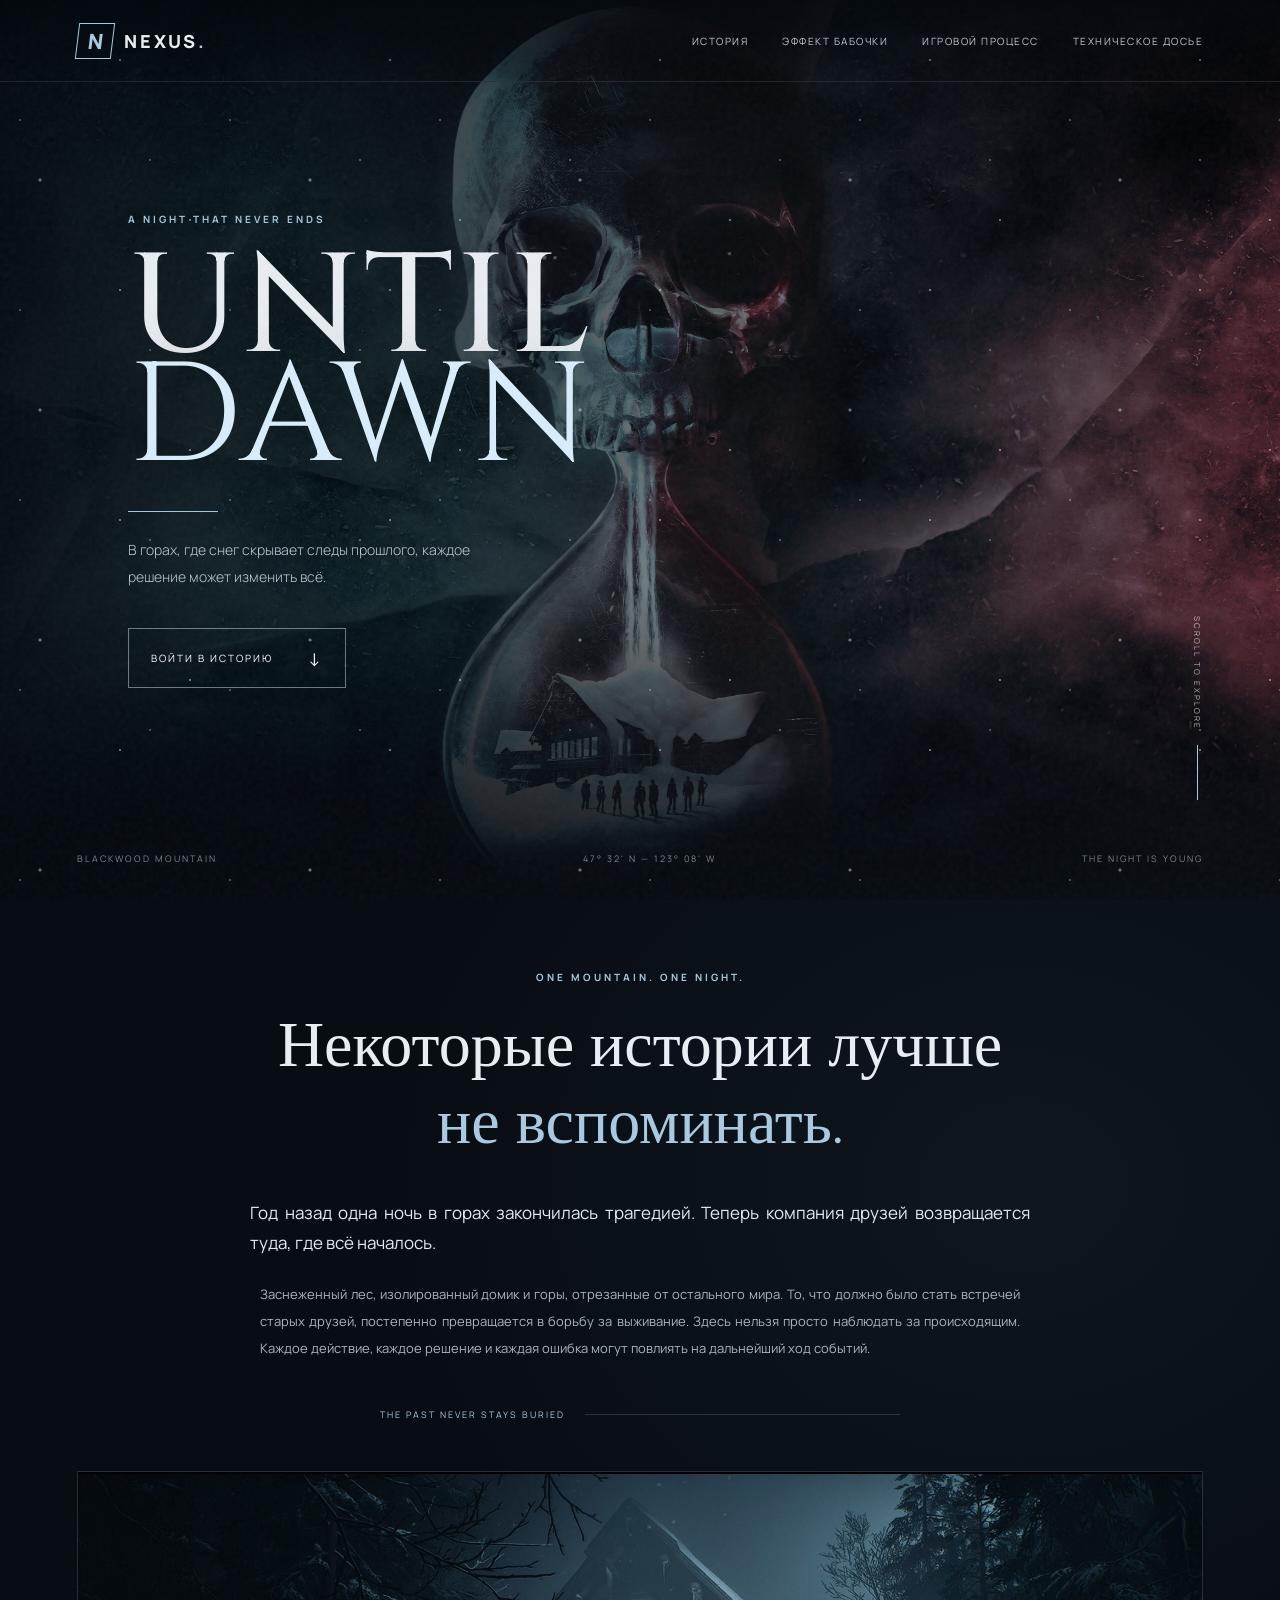
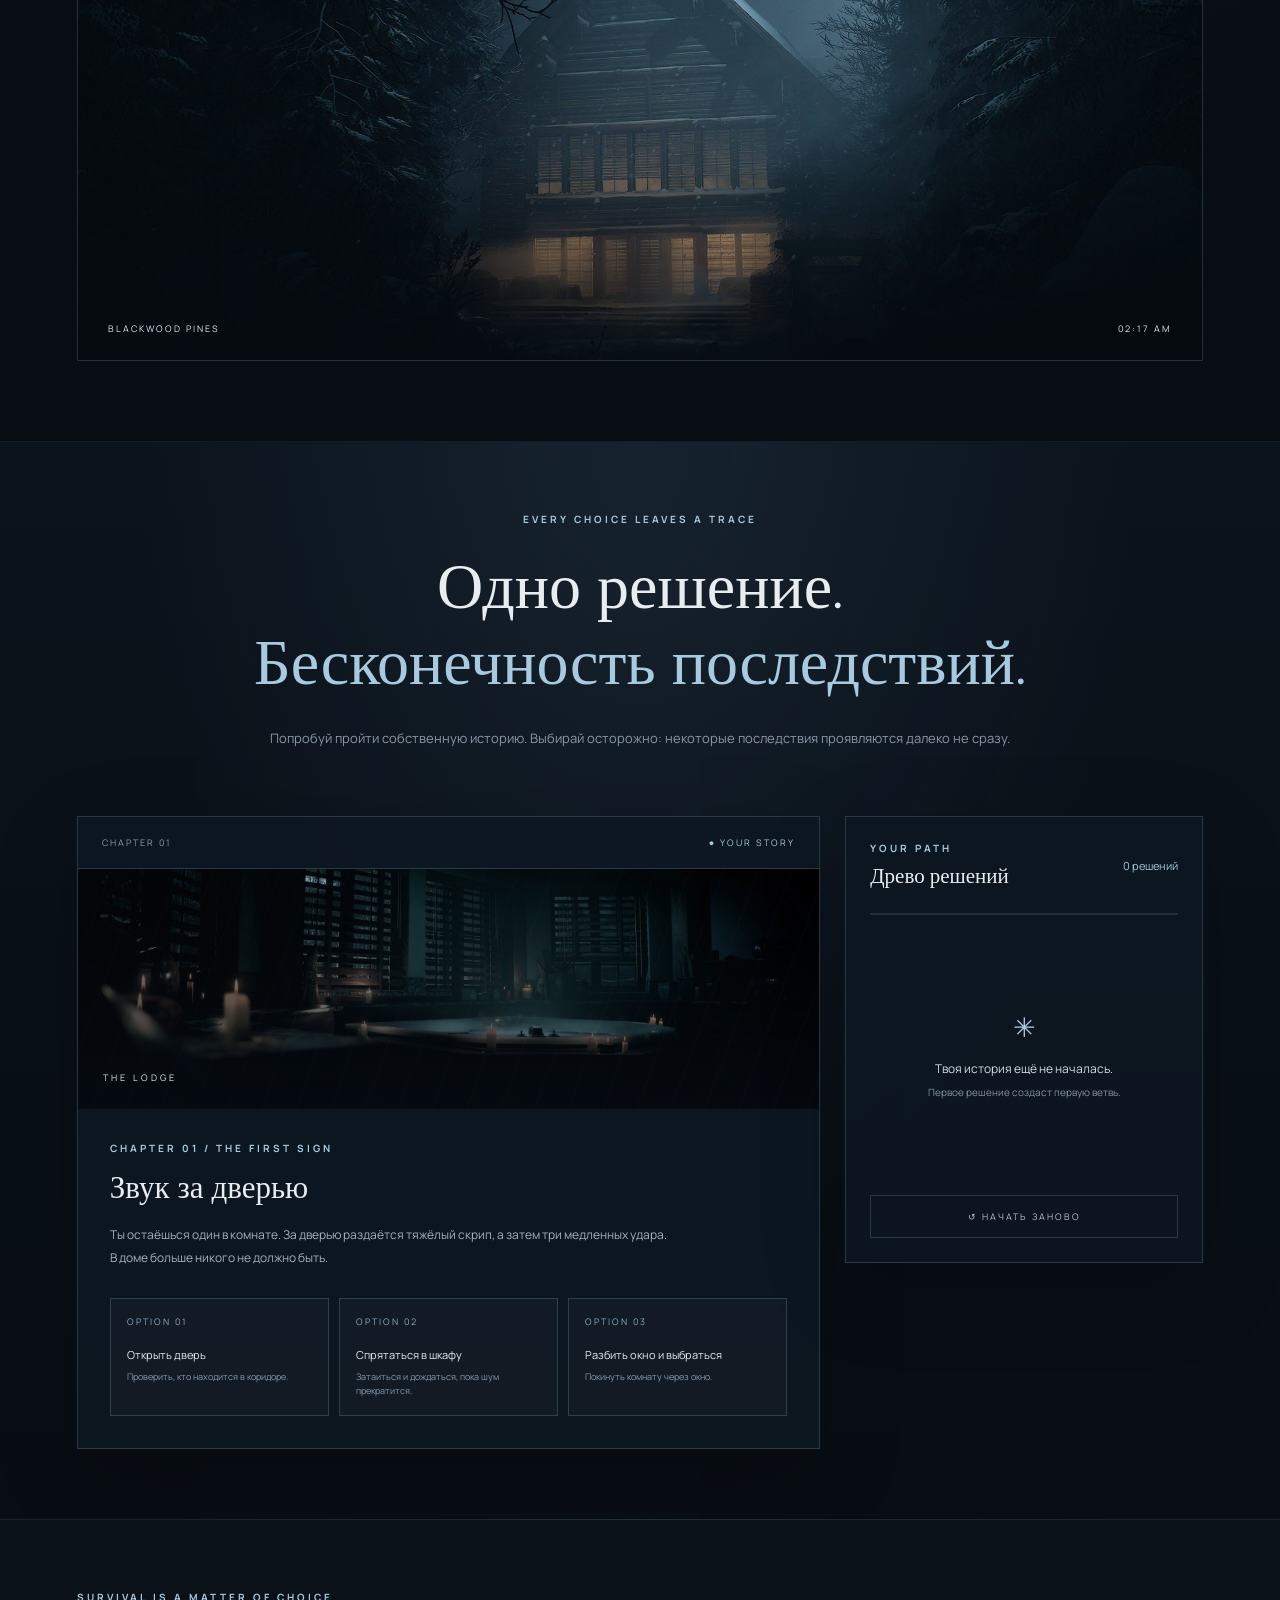
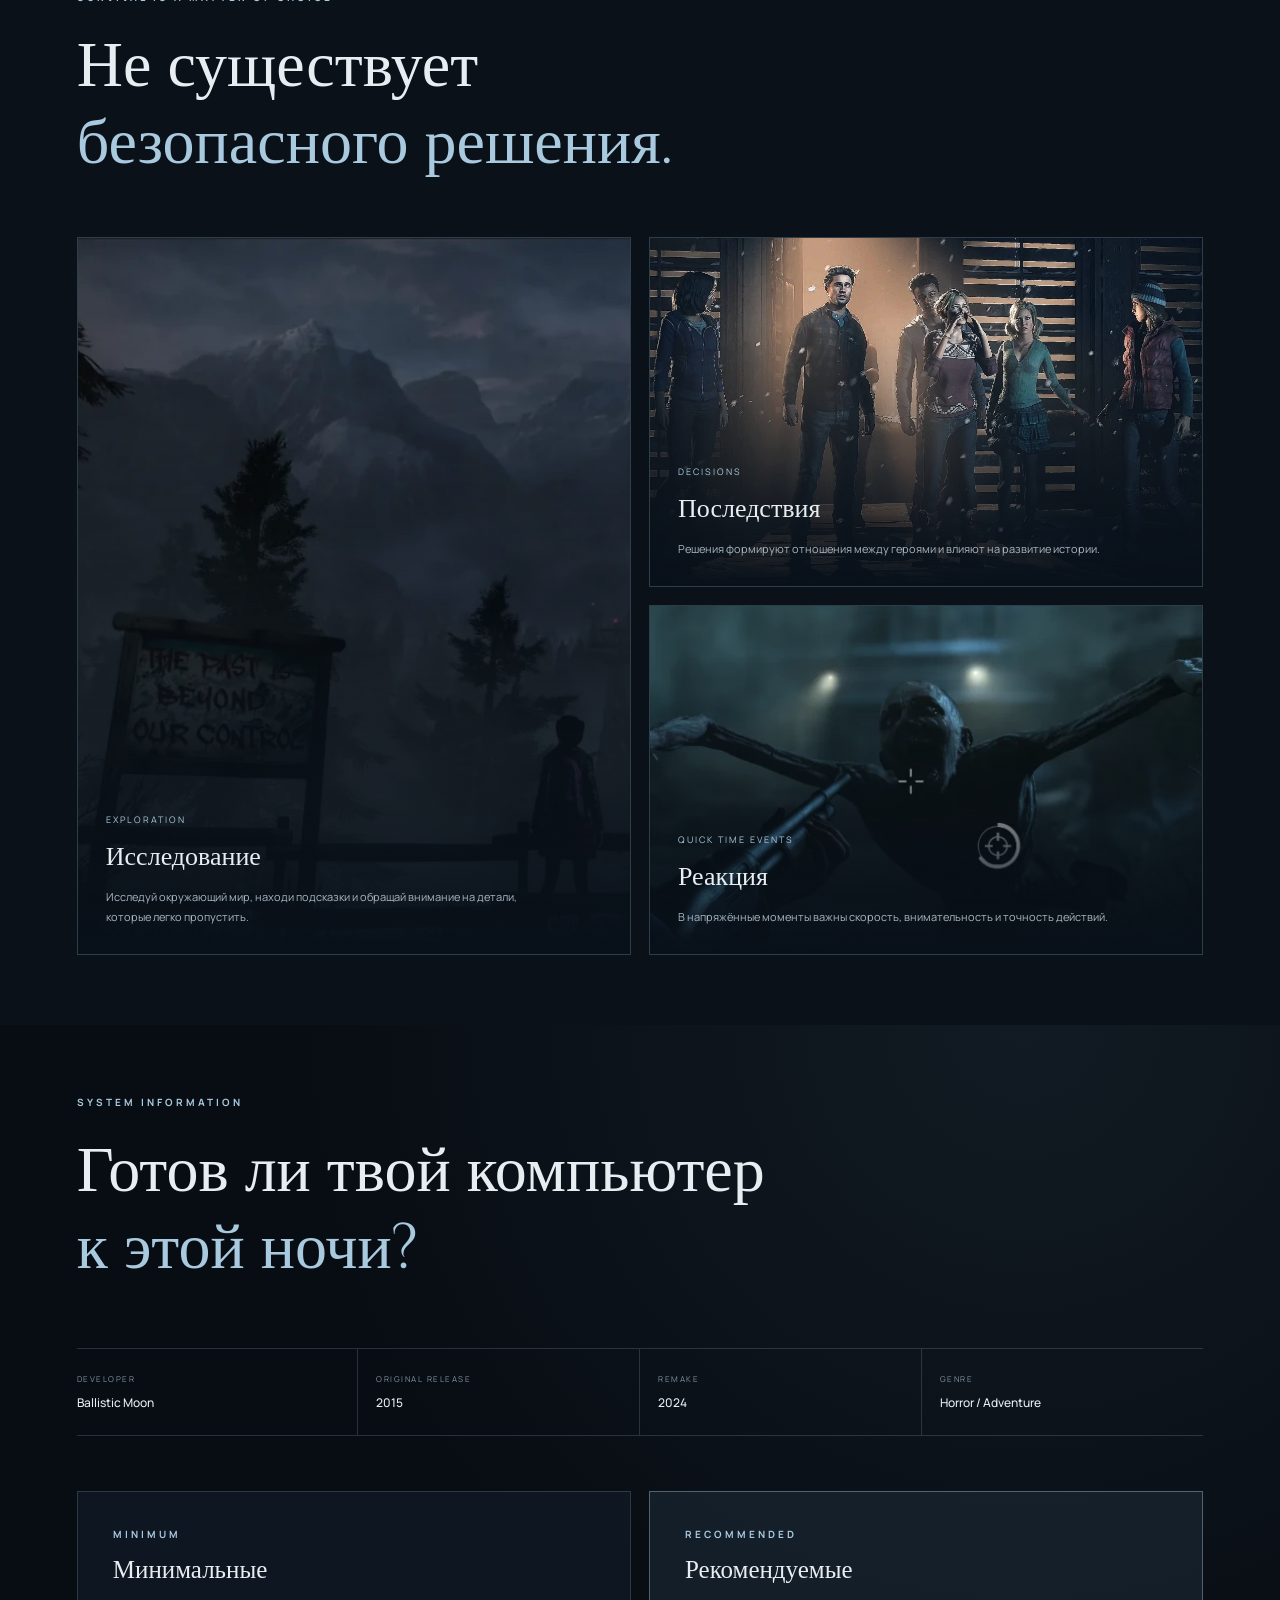
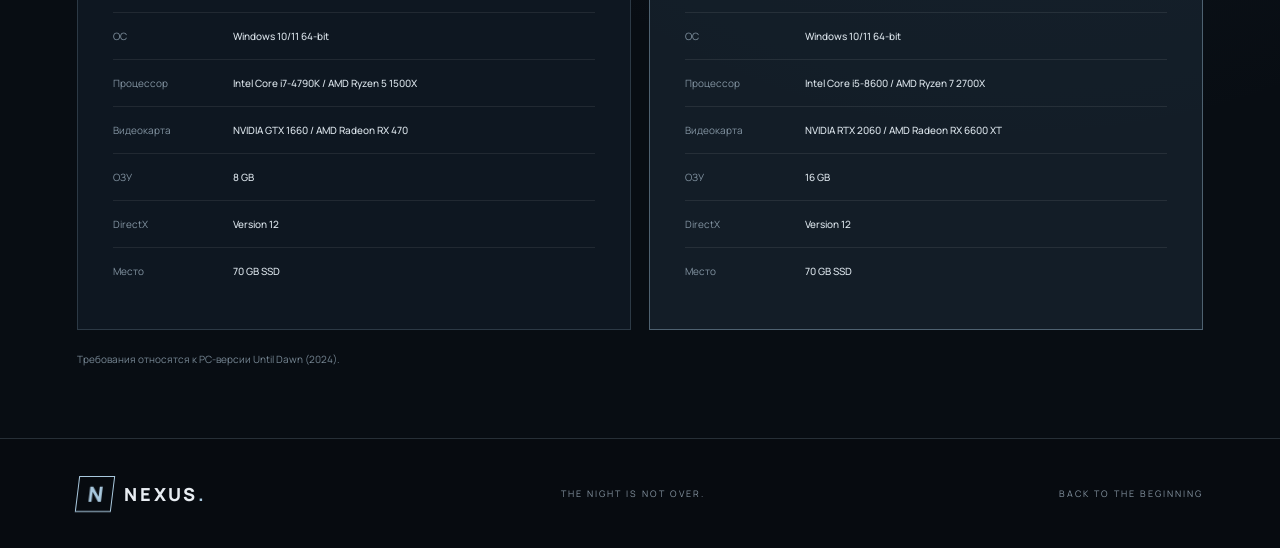
<file: until-dawn/until-dawn.html>
<!DOCTYPE html>
<html lang="ru">
<head>
    <meta charset="UTF-8">
    <meta name="viewport" content="width=device-width, initial-scale=1.0">
    <meta name="theme-color" content="#080d13">
    <title>Until Dawn — NEXUS</title>
    <link rel="stylesheet" href="until-dawn.css">
    <script src="until-dawn.js" defer></script>
</head>
    <body>
        <div class="film-grain"></div>
        <div class="snow-layer snow-back"></div>
        <div class="snow-layer snow-front"></div>
        <header class="site-header">
            <a class="logo" href="../index.html" aria-label="NEXUS — главная">
                <span class="logo-symbol">N</span>
                <span class="logo-name">NEXUS<span class="logo-dot">.</span></span>
            </a>
            <button class="menu-toggle" id="menu-toggle" aria-label="Открыть меню">
                <span></span><span></span>
            </button>
            <nav class="main-nav" id="main-nav">
                <a href="#story">История</a>
                <a href="#butterfly">Эффект бабочки</a>
                <a href="#gameplay">Игровой процесс</a>
                <a href="#requirements">Техническое досье</a>
            </nav>
        </header>
        <main>
            <section class="hero" id="top">
                <div class="hero-bg"></div>
                <div class="hero-vignette"></div>
                <div class="hero-content">
                    <p class="eyebrow hero-eyebrow">A NIGHT THAT NEVER ENDS</p>
                    <h1 class="hero-title">
                        UNTIL<br>
                        <span>DAWN</span>
                    </h1>
                    <div class="hero-divider"></div>
                    <p class="hero-description">
                        В горах, где снег скрывает следы прошлого,
                        каждое решение может изменить всё.
                    </p>
                    <a href="#story" class="hero-button">
                        <span>ВОЙТИ В ИСТОРИЮ</span>
                        <span class="button-arrow">↓</span>
                    </a>
                </div>
                <div class="hero-bottom">
                    <span>BLACKWOOD MOUNTAIN</span>
                    <span>47° 32' N — 123° 08' W</span>
                    <span>THE NIGHT IS YOUNG</span>
                </div>
                <div class="scroll-indicator">
                    <span>SCROLL TO EXPLORE</span>
                    <i></i>
                </div>
            </section>
            <section class="story-section cinematic-section" id="story">
                <div class="story-layout">
                    <div class="story-heading">
                        <p class="eyebrow">ONE MOUNTAIN. ONE NIGHT.</p>
                        <h2>Некоторые истории лучше<br><span>не вспоминать.</span></h2>
                    </div>
                    <div class="story-copy">
                        <p class="story-lead">
                            Год назад одна ночь в горах закончилась трагедией.
                            Теперь компания друзей возвращается туда, где всё началось.
                        </p>
                        <p>
                            Заснеженный лес, изолированный домик и горы,
                            отрезанные от остального мира. То, что должно было стать
                            встречей старых друзей, постепенно превращается в борьбу
                            за выживание.
                            Здесь нельзя просто наблюдать за происходящим.
                            Каждое действие, каждое решение и каждая ошибка
                            могут повлиять на дальнейший ход событий.
                        </p>
                        <div class="story-signature">
                            <span>THE PAST NEVER STAYS BURIED</span>
                            <span class="signature-line"></span>
                        </div>
                    </div>
                </div>
                <div class="story-image">
                    <div class="story-image-caption">
                        <span>BLACKWOOD PINES</span>
                        <span>02:17 AM</span>
                    </div>
                </div>
            </section>
            <section class="butterfly-section" id="butterfly">
                <div class="butterfly-heading">
                    <p class="eyebrow">EVERY CHOICE LEAVES A TRACE</p>
                    <h2>Одно решение.<br><span>Бесконечность последствий.</span></h2>
                    <p>
                        Попробуй пройти собственную историю.
                        Выбирай осторожно: некоторые последствия проявляются
                        далеко не сразу.
                    </p>
                </div>
                <div class="decision-layout">
                    <div class="decision-stage">
                        <div class="stage-topline">
                            <span id="scene-counter">SCENE 01 / 04</span>
                            <span class="live-indicator">● YOUR STORY</span>
                        </div>
                        <div class="scene-image" id="scene-image">
                            <div class="scene-image-overlay"></div>
                            <span id="scene-location">THE LODGE</span>
                        </div>
                        <div class="scene-content">
                            <p class="eyebrow" id="scene-eyebrow">THE FIRST SIGN</p>
                            <h3 id="scene-title">Звук за дверью</h3>
                            <p id="scene-description">
                                Из коридора доносится странный шум.
                                Ты один в комнате. Что будешь делать?
                            </p>
                            <div class="choice-list" id="choice-list">
                            </div>
                        </div>
                        <div class="decision-feedback" id="decision-feedback" aria-live="polite">
                            <span class="feedback-label">CONSEQUENCE</span>
                            <p id="feedback-text"></p>
                            <button class="next-scene-button" id="next-scene">
                                ПРОДОЛЖИТЬ ИСТОРИЮ <span>→</span>
                            </button>
                        </div>
                    </div>
                    <aside class="tree-panel">
                        <div class="tree-panel-header">
                            <div>
                                <p class="eyebrow">YOUR PATH</p>
                                <h3>Древо решений</h3>
                            </div>
                            <span class="tree-count" id="tree-count">0 / 4</span>
                        </div>
                        <div class="tree-progress">
                            <div class="tree-progress-fill" id="tree-progress-fill"></div>
                        </div>
                        <div class="decision-tree" id="decision-tree">
                            <div class="tree-empty">
                                <span class="tree-empty-icon">✳</span>
                                <p>Твоя история ещё не началась.</p>
                                <span>Первое решение создаст первую ветвь.</span>
                            </div>
                        </div>
                        <button class="restart-button" id="restart-story">
                            ↺ НАЧАТЬ ЗАНОВО
                        </button>
                    </aside>
                </div>
                <div class="story-ending" id="story-ending" hidden>
                    <p class="eyebrow">END OF YOUR NIGHT</p>
                    <h3>До рассвета<br><span>ты дошёл.</span></h3>
                    <p id="ending-description"></p>
                    <div class="ending-history" id="ending-history"></div>
                    <button class="restart-button ending-restart" id="ending-restart">
                        ПРОЙТИ ЕЩЁ РАЗ ↺
                    </button>
                </div>
            </section>
            <section class="gameplay-section cinematic-section" id="gameplay">
                <div class="gameplay-heading">
                    <p class="eyebrow">SURVIVAL IS A MATTER OF CHOICE</p>
                    <h2>Не существует<br><span>безопасного решения.</span></h2>
                </div>
                <div class="gameplay-grid">
                    <article class="gameplay-card gameplay-card-large">
                        <div class="gameplay-card-image image-exploration"></div>
                        <div class="gameplay-card-content">
                            <span>EXPLORATION</span>
                            <h3>Исследование</h3>
                            <p>
                                Исследуй окружающий мир, находи подсказки
                                и обращай внимание на детали, которые легко пропустить.
                            </p>
                        </div>
                    </article>
                    <article class="gameplay-card">
                        <div class="gameplay-card-image image-choices"></div>
                        <div class="gameplay-card-content">
                            <span>DECISIONS</span>
                            <h3>Последствия</h3>
                            <p>
                                Решения формируют отношения между героями
                                и влияют на развитие истории.
                            </p>
                        </div>
                    </article>
                    <article class="gameplay-card">
                        <div class="gameplay-card-image image-qte"></div>
                        <div class="gameplay-card-content">
                            <span>QUICK TIME EVENTS</span>
                            <h3>Реакция</h3>
                            <p>
                                В напряжённые моменты важны скорость,
                                внимательность и точность действий.
                            </p>
                        </div>
                    </article>
                </div>
            </section>
            <section class="requirements-section" id="requirements">
                <div class="requirements-heading">
                    <p class="eyebrow">SYSTEM INFORMATION</p>
                    <h2>Готов ли твой компьютер<br><span>к этой ночи?</span></h2>
                </div>
                <div class="technical-meta">
                    <div>
                        <span>DEVELOPER</span>
                        <strong>Ballistic Moon</strong>
                    </div>
                    <div>
                        <span>ORIGINAL RELEASE</span>
                        <strong>2015</strong>
                    </div>
                    <div>
                        <span>REMAKE</span>
                        <strong>2024</strong>
                    </div>
                    <div>
                        <span>GENRE</span>
                        <strong>Horror / Adventure</strong>
                    </div>
                </div>
                <div class="requirements-grid">
                    <article class="requirements-card">
                        <p class="eyebrow">MINIMUM</p>
                        <h3>Минимальные</h3>
                        <div class="spec-row">
                            <span>ОС</span>
                            <strong>Windows 10/11 64-bit</strong>
                        </div>
                        <div class="spec-row">
                            <span>Процессор</span>
                            <strong>Intel Core i7-4790K / AMD Ryzen 5 1500X</strong>
                        </div>
                        <div class="spec-row">
                            <span>Видеокарта</span>
                            <strong>NVIDIA GTX 1660 / AMD Radeon RX 470</strong>
                        </div>
                        <div class="spec-row">
                            <span>ОЗУ</span>
                            <strong>8 GB</strong>
                        </div>
                        <div class="spec-row">
                            <span>DirectX</span>
                            <strong>Version 12</strong>
                        </div>
                        <div class="spec-row">
                            <span>Место</span>
                            <strong>70 GB SSD</strong>
                        </div>
                    </article>
                    <article class="requirements-card recommended">
                        <p class="eyebrow">RECOMMENDED</p>
                        <h3>Рекомендуемые</h3>
                        <div class="spec-row">
                            <span>ОС</span>
                            <strong>Windows 10/11 64-bit</strong>
                        </div>
                        <div class="spec-row">
                            <span>Процессор</span>
                            <strong>Intel Core i5-8600 / AMD Ryzen 7 2700X</strong>
                        </div>
                        <div class="spec-row">
                            <span>Видеокарта</span>
                            <strong>NVIDIA RTX 2060 / AMD Radeon RX 6600 XT</strong>
                        </div>
                        <div class="spec-row">
                            <span>ОЗУ</span>
                            <strong>16 GB</strong>
                        </div>
                        <div class="spec-row">
                            <span>DirectX</span>
                            <strong>Version 12</strong>
                        </div>
                        <div class="spec-row">
                            <span>Место</span>
                            <strong>70 GB SSD</strong>
                        </div>
                    </article>
                </div>
                <p class="requirements-note">
                    Требования относятся к PC-версии Until Dawn (2024).
                </p>
            </section>
        </main>
        <footer class="site-footer">
            <a class="logo" href="../index.html" aria-label="NEXUS — главная">
                <span class="logo-symbol">N</span>
                <span class="logo-name">NEXUS<span class="logo-dot">.</span></span>
            </a>
            <p>THE NIGHT IS NOT OVER.</p>
            <a href="#top">BACK TO THE BEGINNING</a>
        </footer>
    </body>
</html>
</file>
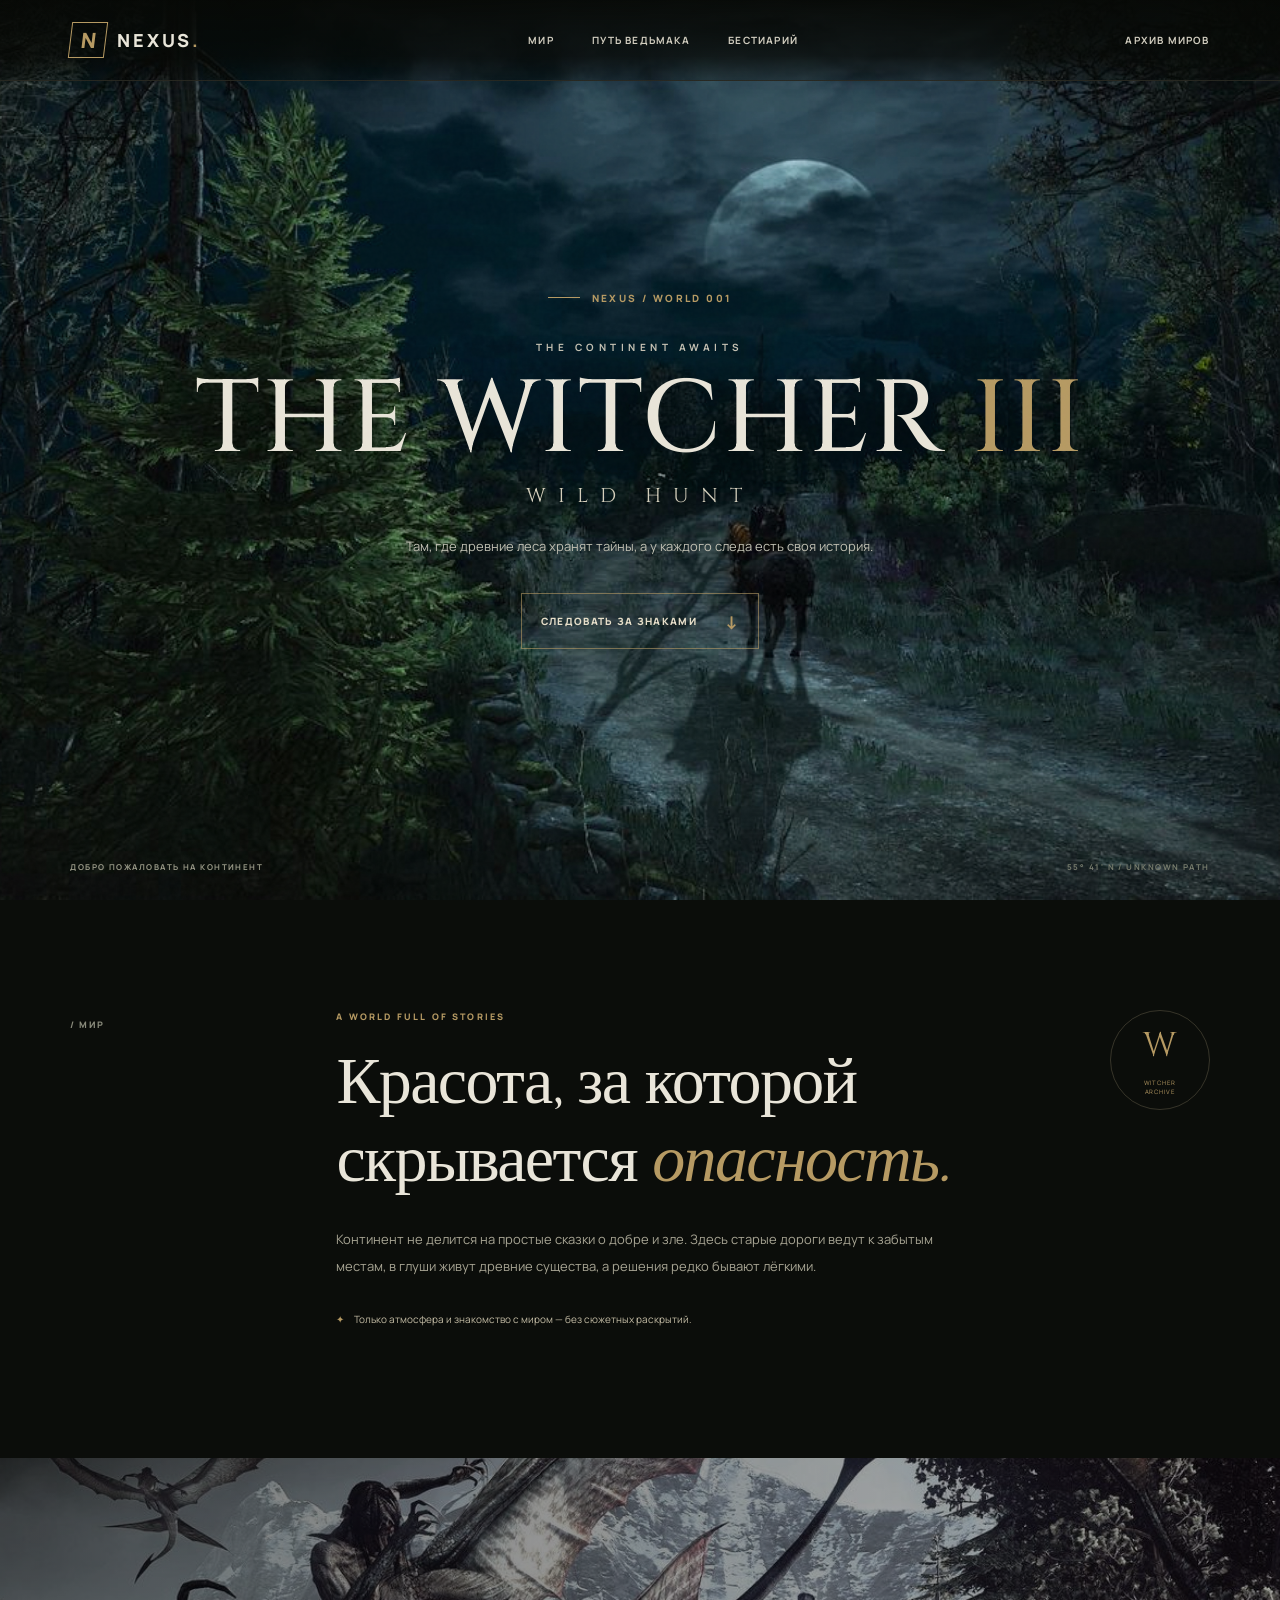
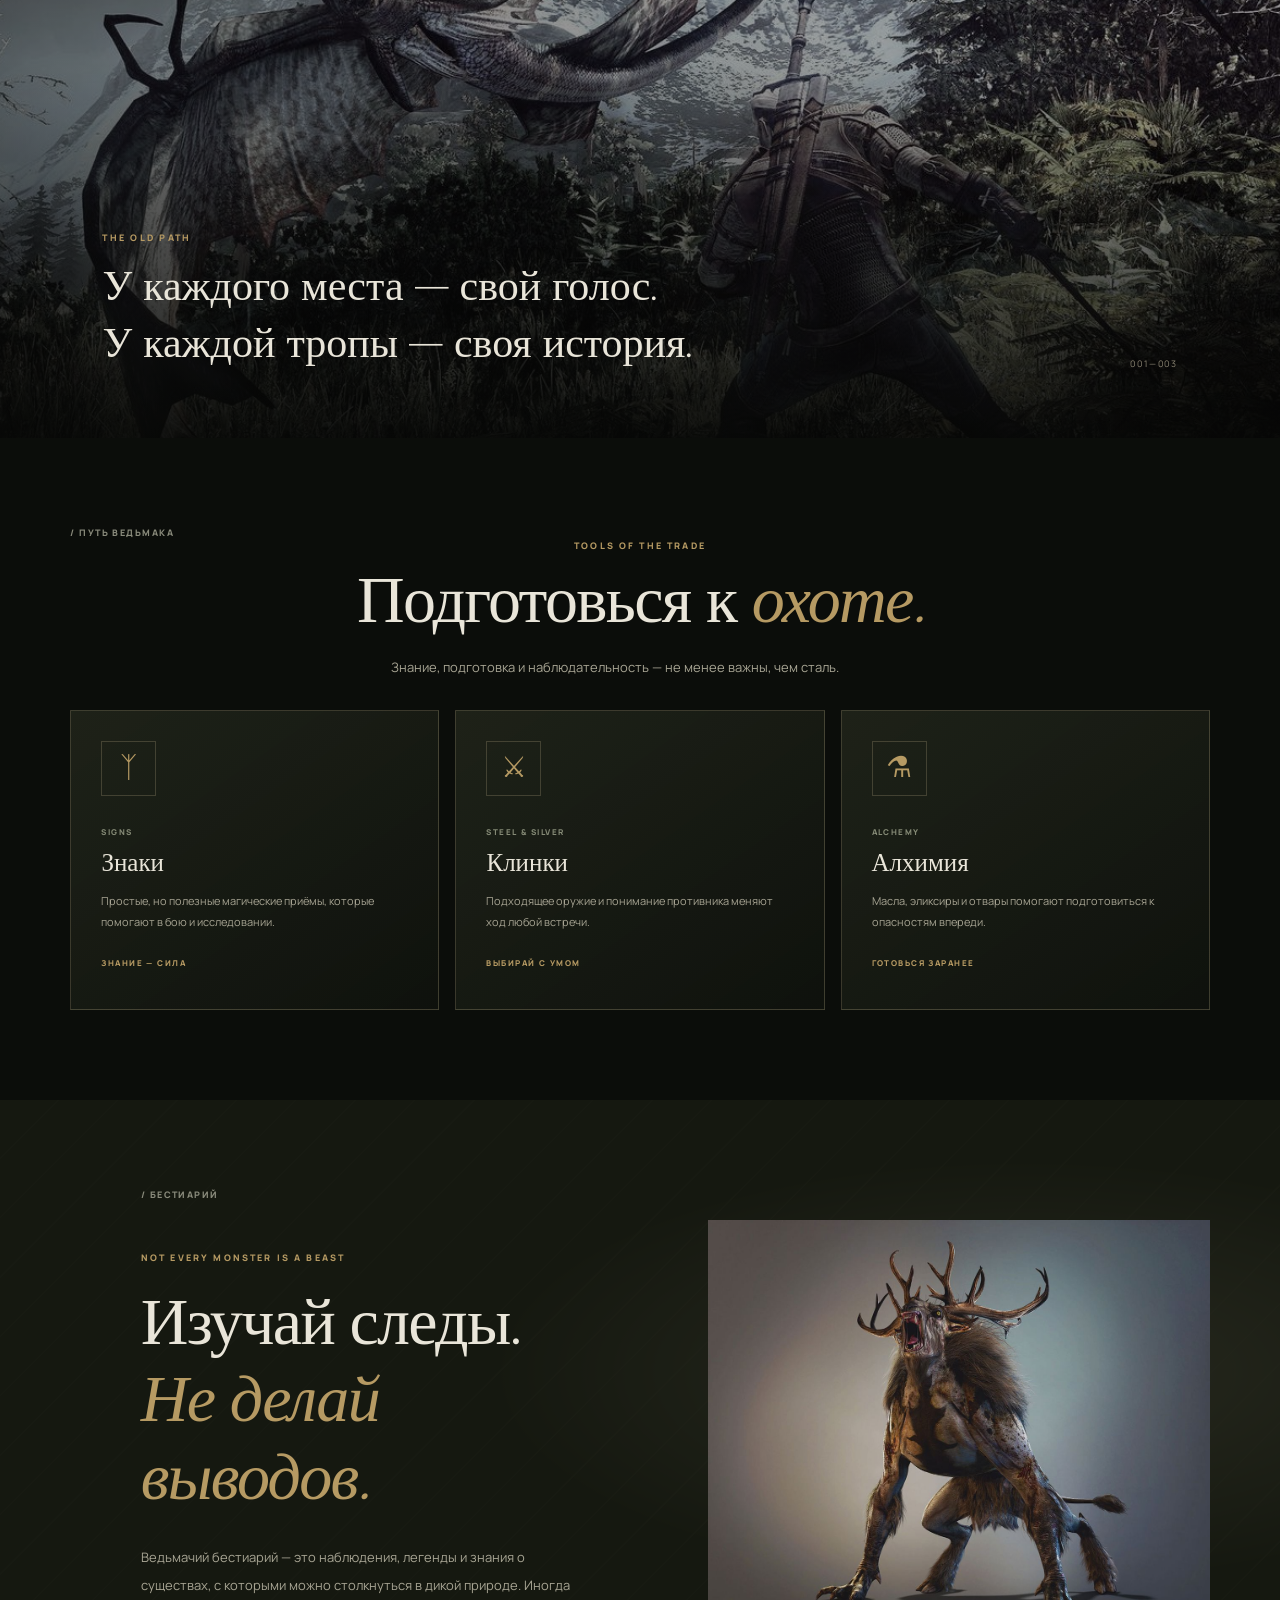
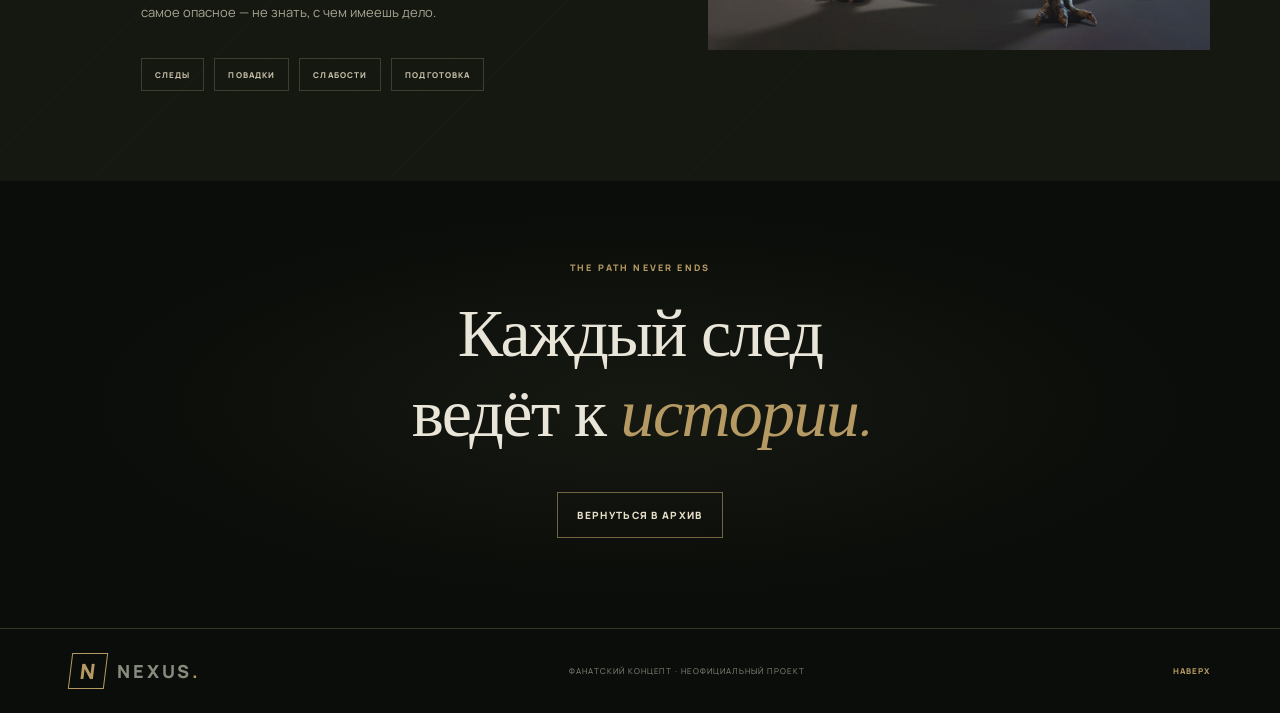
<file: witcher3/witcher3.html>
<!DOCTYPE html>
<html lang="ru">
    <head>
        <meta charset="UTF-8">
        <meta name="viewport" content="width=device-width, initial-scale=1.0">
        <meta name="description" content="Исследуй мир The Witcher 3: Wild Hunt в интерактивном архиве NEXUS. Без спойлеров.">
        <title>The Witcher 3 — NEXUS</title>
        <link rel="preconnect" href="https://fonts.googleapis.com">
        <link rel="preconnect" href="https://fonts.gstatic.com" crossorigin>
        <link href="https://fonts.googleapis.com/css2?family=Cinzel:wght@400;500;600;700;800&family=Manrope:wght@400;500;600;700;800&display=swap" rel="stylesheet">
        <link rel="stylesheet" href="witcher3.css">
    </head>
    <body>
        <div class="page-noise" aria-hidden="true"></div>
        <header class="witcher-header">
            <a class="logo" href="../index.html" aria-label="NEXUS — главная">
                <span class="logo-symbol">N</span>
                <span class="logo-name">NEXUS<span class="logo-dot">.</span></span>
            </a>
            <nav class="witcher-nav" aria-label="Навигация по странице">
                <a href="#world">Мир</a>
                <a href="#path">Путь ведьмака</a>
                <a href="#bestiary">Бестиарий</a>
            </nav>
            <a class="back-link" href="../index.html#games">Архив миров</a>
        </header>
        <main>
            <section class="witcher-hero" id="top">
                <div class="hero-geralt-bg" aria-hidden="true"></div>
                <div class="hero-fog hero-fog-back" aria-hidden="true"></div>
                <div class="hero-fog hero-fog-front" aria-hidden="true"></div>
                <div class="hero-content">
                    <p class="eyebrow"><span class="eyebrow-line"></span> NEXUS / WORLD 001</p>
                    <p class="pre-title">THE CONTINENT AWAITS</p>
                    <h1>THE WITCHER <span>III</span></h1>
                    <p class="hero-subtitle">WILD HUNT</p>
                    <p class="hero-description">Там, где древние леса хранят тайны, а у каждого следа есть своя история.</p>
                    <a class="discover-button" href="#world">Следовать за знаками <span aria-hidden="true">↓</span></a>
                </div>
                <div class="hero-bottom">
                    <span>ДОБРО ПОЖАЛОВАТЬ НА КОНТИНЕНТ</span>
                    <span class="hero-coordinate">55° 41' N / UNKNOWN PATH</span>
                </div>
                <span class="vertical-label" aria-hidden="true">DARK FANTASY · OPEN WORLD · 2015</span>
            </section>
            <section class="intro-section section-wrap" id="world">
                <div class="section-index"><span>/ МИР</span></div>
                <div class="intro-copy">
                    <p class="section-kicker">A WORLD FULL OF STORIES</p>
                    <h2>Красота, за которой<br>скрывается <em>опасность.</em></h2>
                    <p class="section-text">Континент не делится на простые сказки о добре и зле. Здесь старые дороги ведут к забытым местам, в глуши живут древние существа, а решения редко бывают лёгкими.</p>
                    <p class="spoiler-note"><span>✦</span> Только атмосфера и знакомство с миром — без сюжетных раскрытий.</p>
                </div>
                <div class="rune-stamp" aria-hidden="true"><span>W</span><small>WITCHER<br>ARCHIVE</small></div>
            </section>
            <section class="landscape-section">
                <div class="landscape-image" role="img" aria-label="Атмосферный образ тёмного фэнтезийного мира"></div>
                <div class="landscape-caption">
                    <span>THE OLD PATH</span>
                    <p>У каждого места — свой голос.<br>У каждой тропы — своя история.</p>
                </div>
                <div class="landscape-number">001—003</div>
            </section>
            <section class="path-section section-wrap" id="path">
                <div class="section-index"><span>/ ПУТЬ ВЕДЬМАКА</span></div>
                <div class="path-heading">
                    <p class="section-kicker">TOOLS OF THE TRADE</p>
                    <h2>Подготовься к <em>охоте.</em></h2>
                    <p class="section-text">Знание, подготовка и наблюдательность — не менее важны, чем сталь.</p>
                </div>
                <div class="path-grid">
                    <article class="path-card" tabindex="0">
                        <div class="path-icon sign-icon" aria-hidden="true">ᛉ</div>
                        <p class="card-number">SIGNS</p>
                        <h3>Знаки</h3>
                        <p>Простые, но полезные магические приёмы, которые помогают в бою и исследовании.</p>
                        <span class="card-hint">ЗНАНИЕ — СИЛА</span>
                    </article>
                    <article class="path-card" tabindex="0">
                        <div class="path-icon" aria-hidden="true">⚔</div>
                        <p class="card-number">STEEL & SILVER</p>
                        <h3>Клинки</h3>
                        <p>Подходящее оружие и понимание противника меняют ход любой встречи.</p>
                        <span class="card-hint">ВЫБИРАЙ С УМОМ</span>
                    </article>
                    <article class="path-card" tabindex="0">
                        <div class="path-icon" aria-hidden="true">⚗</div>
                        <p class="card-number">ALCHEMY</p>
                        <h3>Алхимия</h3>
                        <p>Масла, эликсиры и отвары помогают подготовиться к опасностям впереди.</p>
                        <span class="card-hint">ГОТОВЬСЯ ЗАРАНЕЕ</span>
                    </article>
                </div>
            </section>
            <section class="bestiary-section" id="bestiary">
                <div class="bestiary-layout section-wrap">
                    <div class="bestiary-bg" aria-hidden="true"></div>
                    <div class="bestiary-content section-wrap">
                        <div class="section-index"><span>/ БЕСТИАРИЙ</span></div>
                        <p class="section-kicker">NOT EVERY MONSTER IS A BEAST</p>
                        <h2>Изучай следы.<br><em>Не делай выводов.</em></h2>
                        <p class="section-text">Ведьмачий бестиарий — это наблюдения, легенды и знания о существах, с которыми можно столкнуться в дикой природе. Иногда самое опасное — не знать, с чем имеешь дело.</p>
                        <div class="bestiary-tags">
                            <span>СЛЕДЫ</span><span>ПОВАДКИ</span><span>СЛАБОСТИ</span><span>ПОДГОТОВКА</span>
                        </div>
                    </div>
                    <div class="bestiary-visual">
                        <img src="images/bestiary.jpg" alt="Монстр из мира Ведьмака 3" class="bestiary-image" loading="lazy" decoding="async">
                    </div>
                </div>
            </section>
            <section class="closing-section">
                <p class="section-kicker">THE PATH NEVER ENDS</p>
                <h2>Каждый след<br>ведёт к <em>истории.</em></h2>
                <a class="discover-button" href="../index.html">Вернуться в архив</a>
            </section>
        </main>
        <footer class="witcher-footer">
            <a class="logo" href="../index.html" aria-label="NEXUS — главная">
                <span class="logo-symbol">N</span>
                <span class="logo-name">NEXUS<span class="logo-dot">.</span></span>
            </a>
            <span>ФАНАТСКИЙ КОНЦЕПТ · НЕОФИЦИАЛЬНЫЙ ПРОЕКТ</span>
            <a href="#top">НАВЕРХ</a>
        </footer>
        <script src="witcher3.js"></script>
    </body>
</html>
</file>
<file: style.css>
:root {
    --bg: #090B0E;
    --bg-soft: #101318;
    --panel: #171B20;
    --text: #F1F2F4;
    --muted: #9299A5;
    --line: rgba(197, 201, 255, 0.14);
    --accent: #B6BBC5;
    --accent-dark: #343B45;
    --container: 1440px;
}
* {
    box-sizing: border-box;
}
html {
    scroll-behavior: smooth;
    scroll-padding-top: 90px;
}
body {
    margin: 0;
    background: var(--bg);
    color: var(--text);
    font-family: "Manrope", sans-serif;
    -webkit-font-smoothing: antialiased;
}
body,
a {
    color: var(--text);
}
a {
    text-decoration: none;
}
button,
a {
    -webkit-tap-highlight-color: transparent;
}
a:focus-visible {
    outline: 2px solid var(--accent);
    outline-offset: 5px;
}
::selection {
    background: var(--accent);
    color: #08090c;
}
.site-shell {
    width: 100%;
    max-width: 1920px;
    margin: 0 auto;
    overflow: hidden;
}
.header,
.hero,
.games-section,
.about-section,
.footer {
    padding-left: clamp(22px, 6vw, 96px);
    padding-right: clamp(22px, 6vw, 96px);
}
.header {
    position: relative;
    z-index: 10;
    display: flex;
    align-items: center;
    justify-content: space-between;
    min-height: 70px;
    border-bottom: 1px solid var(--line);
    background: rgba(8, 9, 12, 0.92);
}
.logo {
    display: inline-flex;
    align-items: center;
    gap: 11px;
}
.logo-symbol {
    display: grid;
    place-items: center;
    width: 36px;
    height: 36px;
    border: 1px solid var(--accent);
    color: var(--accent);
    font-size: 21px;
    font-weight: 800;
    transform: skew(-7deg);
}
.logo-name {
    font-size: 18px;
    font-weight: 800;
    letter-spacing: 0.16em;
}
.logo-dot {
    color: var(--accent);
}
.navigation {
    display: flex;
    align-items: center;
    gap: clamp(20px, 3.2vw, 48px);
}
.nav-link {
    position: relative;
    padding: 8px 0;
    color: var(--muted);
    font-size: 12px;
    font-weight: 600;
    transition: color 0.25s ease;
}
.nav-link::after {
    position: absolute;
    right: 0;
    bottom: 0;
    left: 0;
    height: 1px;
    background: var(--accent);
    content: "";
    transform: scaleX(0);
    transform-origin: left;
    transition: transform 0.25s ease;
}
.nav-link:hover,
.nav-link-active {
    color: var(--text);
}
.nav-link:hover::after,
.nav-link-active::after {
    transform: scaleX(1);
}
.header-action {
    display: inline-flex;
    align-items: center;
    gap: 17px;
    padding: 12px 16px;
    border: 1px solid var(--line);
    font-size: 11px;
    font-weight: 700;
    transition:
        border-color 0.25s ease,
        background 0.25s ease,
        color 0.25s ease;
}
.header-action span {
    color: var(--accent);
    font-size: 16px;
}
.header-action:hover {
    border-color: var(--accent);
    background: var(--accent);
    color: var(--bg);
}
.header-action:hover span {
    color: var(--bg);
}
.hero {
    position: relative;
    min-height: min(900px, calc(100svh - 70px));
    padding: 48px clamp(22px, 6vw, 96px) 60px;
    display: flex;
    align-items: center;
    justify-content: center;
    isolation: isolate;
    overflow: hidden;
    background-image:
        radial-gradient(
            ellipse at center,
            rgba(9, 11, 14, 0.92) 0%,
            rgba(9, 11, 14, 0.78) 35%,
            rgba(9, 11, 14, 0.45) 65%,
            rgba(9, 11, 14, 0.12) 90%,
            rgba(9, 11, 14, 0) 100%
        ),
        url("images/nexus-hero-bg.webp");
    background-size: cover;
    background-position: center;
    background-repeat: no-repeat;
}
.hero-content {
    position: relative;
    z-index: 1;
    width: min(900px, 90%);
    margin-inline: auto;
    text-align: center;
}
.eyebrow,
.section-kicker {
    display: flex;
    align-items: center;
    gap: 12px;
    color: var(--muted);
    font-size: 10px;
    font-weight: 700;
    letter-spacing: 0.15em;
}
.hero .eyebrow{
    justify-content: center;
}
.status-dot {
    width: 7px;
    height: 7px;
    flex-shrink: 0;
    border-radius: 50%;
    background: var(--accent);
    box-shadow: 0 0 14px rgba(185, 255, 102, 0.65);
}
.hero h1 {
    margin: 31px 0 24px;
    font-size: clamp(58px, 7.8vw, 112px);
    font-weight: 800;
    line-height: 0.89;
    letter-spacing: -0.09em;
}
.hero h1 > span {
    color: transparent;
    -webkit-text-stroke: 1px rgba(240, 240, 243, 0.8);
}
.hero h1 .accent-mark {
    color: var(--accent);
    -webkit-text-stroke: 0;
}
.hero-content p {
    margin-inline: auto;
}
.hero-description {
    max-width: 430px;
    margin: 0 auto;
    color: #a0a3ad;
    font-size: 14px;
    line-height: 1.9;
}
.hero-buttons {
    display: flex;
    flex-wrap: wrap;
    justify-content: center;
    gap: 12px;
    margin-top: 34px;
}
.button {
    display: inline-flex;
    align-items: center;
    justify-content: center;
    gap: 28px;
    min-height: 54px;
    padding: 0 19px;
    font-size: 12px;
    font-weight: 800;
    transition:
        background 0.25s ease,
        border-color 0.25s ease,
        color 0.25s ease,
        transform 0.25s ease;
}
.button:hover {
    transform: translateY(-3px);
}
.button-primary {
    background: var(--accent);
    color: #0a0b0d;
}
.button-primary:hover {
    background: #d1ff9b;
}
.button-arrow {
    font-size: 19px;
}
.button-secondary {
    border: 1px solid var(--line);
    color: #d0d1d6;
}
.button-secondary:hover {
    border-color: rgba(255, 255, 255, 0.4);
    background: rgba(255, 255, 255, 0.05);
}
.hero-footnote {
    display: flex;
    align-items: center;
    justify-content: center;
    gap: 12px;
    margin-top: 50px;
    color: #777c87;
    font-size: 9px;
    font-weight: 700;
    letter-spacing: 0.17em;
}
.footnote-line {
    width: 32px;
    height: 1px;
    flex-shrink: 0;
    background: var(--accent);
}
.games-section {
    padding-top: 80px;
    padding-bottom: 70px;
    border-top: 1px solid var(--line);
    background:
        radial-gradient(ellipse at 75% 0%, rgba(61, 77, 99, 0.09), transparent 45%),
        var(--bg-soft);
}
.section-heading {
    display: flex;
    align-items: end;
    justify-content: space-between;
    gap: 30px;
    margin-bottom: 45px;
}
.kicker-line {
    width: 24px;
    height: 1px;
    background: var(--accent);
}
.section-heading h2,
.about-content h2 {
    margin: 22px 0 0;
    font-size: clamp(34px, 4.8vw, 65px);
    font-weight: 700;
    line-height: 1.08;
    letter-spacing: -0.075em;
}
.section-heading h2 span,
.about-content h2 span {
    color: var(--accent);
}
.section-side {
    display: flex;
    align-items: end;
    gap: 36px;
}
.section-side p {
    margin: 0;
    color: var(--muted);
    font-size: 11px;
    line-height: 1.9;
}
.slider-controls {
    display: flex;
    align-items: center;
    gap: 12px;
    color: var(--muted);
    font-size: 9px;
    font-weight: 800;
    letter-spacing: 0.12em;
}
.slider-arrow {
    display: grid;
    place-items: center;
    width: 38px;
    height: 38px;
    border: 1px solid var(--line);
    color: var(--accent);
    font-size: 18px;
}
.games-slider {
    position: relative;
    height: 510px;
    overflow: hidden;
    perspective: 1200px;
    touch-action: pan-y;
}
.game-card {
    position: absolute;
    top: 10px;
    left: 50%;
    width: min(300px, 66vw);
    padding: 8px;
    border: 1px solid var(--line);
    background: #0c0e12;
    transform-origin: center center;
    transition:
        transform 0.55s cubic-bezier(0.2, 0.75, 0.25, 1),
        opacity 0.4s ease,
        border-color 0.3s ease,
        filter 0.4s ease;
    will-change: transform;
    text-decoration: none;
}
.game-card:hover {
    border-color: rgba(185, 255, 102, 0.55);
}
.game-card.is-active {
    border-color: var(--accent);
    filter: brightness(1);
}
.game-card.is-side {
    filter: brightness(0.65);
}
.game-card.is-hidden {
    opacity: 0;
    pointer-events: none;
}
.poster-art {
    aspect-ratio: 0.76;
}
.poster-art img {
    display: block;
    width: 100%;
    height: 100%;
    object-fit: cover;
}
.slider-arrow {
    display: grid;
    place-items: center;
    width: 42px;
    height: 42px;
    border: 1px solid var(--line);
    background: transparent;
    color: var(--accent);
    font: inherit;
    font-size: 20px;
    cursor: pointer;
    transition:
        background 0.25s ease,
        color 0.25s ease,
        border-color 0.25s ease;
}
.slider-arrow:hover {
    border-color: var(--accent);
    background: var(--accent);
    color: var(--bg);
}
.slider-arrow:focus-visible {
    outline: 2px solid var(--accent);
    outline-offset: 4px;
}
.game-card-top {
    display: flex;
    align-items: center;
    justify-content: space-between;
    gap: 10px;
    padding: 3px 2px 12px;
}
.game-number {
    color: var(--accent);
    font-size: 10px;
    font-weight: 800;
}
.game-type {
    color: #cdcccc;
    font-size: 8px;
    font-weight: 700;
    letter-spacing: 0.1em;
}
.poster-art {
    position: relative;
    overflow: hidden;
    aspect-ratio: 0.76;
    background: #111820;
    isolation: isolate;
}
.poster-art::before {
    position: absolute;
    z-index: 3;
    inset: 0;
    border: 1px solid rgba(255, 255, 255, 0.07);
    content: "";
    pointer-events: none;
}
.poster-art::after {
    position: absolute;
    z-index: 2;
    inset: 0;
    background: linear-gradient(180deg, transparent 45%, rgba(5, 6, 9, 0.8));
    content: "";
}
.poster-art img{
    display: block;
    width: 100%;
    height: 100%;
    object-fit: cover;
}
.game-card-bottom {
    display: flex;
    align-items: center;
    justify-content: space-between;
    gap: 12px;
    padding: 17px 2px 5px;
}
.game-universe {
    color: var(--muted);
    font-size: 8px;
    font-weight: 700;
    letter-spacing: 0.14em;
}
.game-card h3 {
    margin: 7px 0 0;
    font-size: 14px;
    font-weight: 700;
    line-height: 1.4;
    letter-spacing: -0.035em;
}
.game-card:hover .card-arrow {
    background: var(--accent);
    color: #08090c;
}
.slider-footer {
    display: flex;
    align-items: center;
    gap: 22px;
    margin-top: 22px;
    color: var(--muted);
    font-size: 8px;
    font-weight: 800;
    letter-spacing: 0.1em;
}
.slider-track {
    position: relative;
    flex: 1;
    height: 1px;
    background: var(--line);
}
.slider-progress {
    position: absolute;
    top: 0;
    left: 0;
    width: 30%;
    height: 1px;
    background: var(--accent);
}
.about-section {
    position: relative;
    display: grid;
    grid-template-columns: 1fr auto;
    align-items: center;
    gap: 50px;
    padding-top: 75px;
    padding-bottom: 70px;
    overflow: hidden;
    border-top: 1px solid var(--line);
}
.about-mark {
    position: absolute;
    top: -90px;
    right: 15%;
    color: rgba(255, 255, 255, 0.107);
    font-size: 430px;
    font-weight: 800;
    line-height: 1;
    pointer-events: none;
}
.about-content {
    position: relative;
    z-index: 1;
    max-width: 650px;
}
.about-content p {
    max-width: 500px;
    margin: 25px 0 0;
    color: #969aa4;
    font-size: 13px;
    line-height: 2;
}
.about-stats {
    position: relative;
    z-index: 1;
    display: flex;
    flex-direction: column;
    gap: 30px;
    min-width: 190px;
}
.stat-item {
    display: flex;
    flex-direction: column;
    gap: 5px;
    padding-bottom: 20px;
    border-bottom: 1px solid var(--line);
}
.stat-number {
    color: var(--accent);
    font-size: 39px;
    font-weight: 800;
    letter-spacing: -0.07em;
}
.stat-label {
    color: var(--muted);
    font-size: 8px;
    font-weight: 700;
    letter-spacing: 0.12em;
}
.footer {
    display: flex;
    align-items: center;
    justify-content: space-between;
    gap: 20px;
    min-height: 90px;
    border-top: 1px solid var(--line);
}
.footer-logo .logo-symbol {
    width: 30px;
    height: 30px;
    font-size: 17px;
}
.footer-logo .logo-name {
    font-size: 15px;
}
.footer-note {
    color: #cdcdcd;
    font-size: 8px;
    font-weight: 700;
    letter-spacing: 0.13em;
}
.back-to-top {
    display: flex;
    align-items: center;
    gap: 12px;
    color: var(--muted);
    font-size: 9px;
    font-weight: 800;
    letter-spacing: 0.1em;
    transition: color 0.25s ease;
}
.back-to-top span {
    color: var(--accent);
    font-size: 16px;
}
.back-to-top:hover {
    color: var(--text);
}
.catalog-cta-section {
    position: relative;
    isolation: isolate;
    overflow: hidden;
    min-height: 480px;
    padding: clamp(70px, 10vw, 130px) 24px;
    display: flex;
    align-items: center;
    justify-content: center;
    text-align: center;
    background-color: #0e1015;
    background-image:
        linear-gradient(
        to bottom,
        rgba(8, 9, 12, 0.45),
        rgba(8, 9, 12, 0.78)
        ),
        url("images/catalog-bg.jpg");
    background-size: cover;
    background-position: center;
    background-repeat: no-repeat;
}
.catalog-cta-content {
    position: relative;
    z-index: 1;
    width: 100%;
    max-width: 780px;
    margin-inline: auto;
    display: flex;
    flex-direction: column;
    align-items: center;
    text-align: center;
}
.catalog-cta-content .section-kicker {
    justify-content: center;
    margin-bottom: 24px;
}
.catalog-cta-content h2 {
    max-width: 750px;
    margin: 0 auto 20px;
    text-align: center;
}
.catalog-cta-content p {
    max-width: 600px;
    margin: 0 auto 32px;
    text-align: center;
    line-height: 1.7;
}
.catalog-cta-content .button {
    align-self: center;
}
@keyframes art-appear {
    from {
        opacity: 0;
        transform: translateY(18px) rotateY(-4deg);
    }
    to {
        opacity: 1;
        transform: translateY(0) rotateY(0);
    }
}
@keyframes moon-float {
    0%,
    100% {
        transform: translate(-50%, 0);
    }
    50% {
        transform: translate(-50%, -10px);
    }
}
@keyframes scan {
    from {
        top: -10%;
    }
    to {
        top: 110%;
    }
}
@keyframes arrow-down {
    0%,
    100% {
        transform: translateY(0);
    }
    50% {
        transform: translateY(5px);
    }
}
@media (max-width: 1000px) {
    .hero {
        grid-template-columns: 1fr 0.8fr;
        min-height: 660px;
        padding-top: 65px;
        padding-bottom: 90px;
    }
    .hero h1 {
        font-size: clamp(58px, 8vw, 82px);
    }
    .hero-art {
        width: 112%;
        margin-right: -8%;
    }
    .tag-top {
        right: -1%;
    }
    .section-side {
        gap: 20px;
    }
    .games-slider {
        grid-auto-columns: minmax(230px, 42%);
    }
    .about-section {
        gap: 30px;
    }
    .about-stats {
        min-width: 150px;
    }
}
@media (max-width: 700px) {
    .header {
        min-height: 72px;
    }
    .logo-symbol {
        width: 31px;
        height: 31px;
        font-size: 18px;
    }
    .logo-name {
        font-size: 15px;
    }
    .navigation {
        gap: 15px;
    }
    .nav-link {
        font-size: 10px;
    }
    .header-action {
        display: none;
    }
    .hero {
        min-height: 520px;
        padding-top: 45px;
        padding-bottom: 50px;
    }
    .hero-posters {
        grid-template-columns: repeat(4, minmax(0, 1fr));
        grid-auto-rows: 160px;
        inset: -30px;
    }
    .hero-content {
        width: 92%;
    }
    .hero h1 {
        font-size: clamp(48px, 12vw, 76px);
    }
    .hero-description {
        font-size: 13px;
    }
    .hero-footnote {
        margin-top: 38px;
    }
    .hero-art {
        width: min(100%, 430px);
        margin: 45px auto 0;
        justify-self: center;
    }
    .hero-index {
        display: none;
    }
    .scroll-cue {
        bottom: 27px;
    }
    .games-section {
        padding-top: 60px;
        padding-bottom: 50px;
    }
    .section-heading {
        align-items: flex-start;
        flex-direction: column;
        margin-bottom: 30px;
    }
    .section-heading h2,
    .about-content h2 {
        font-size: clamp(36px, 8vw, 52px);
    }
    .section-side {
        align-items: center;
        justify-content: space-between;
        width: 100%;
    }
    .games-slider {
        grid-auto-columns: minmax(245px, 72%);
        gap: 13px;
        height: 370px;
    }
    .game-card {
        width: min(210px, 65vw);
    }
    .about-section {
        grid-template-columns: 1fr;
        gap: 40px;
        padding-top: 60px;
        padding-bottom: 60px;
    }
    .about-stats {
        display: grid;
        grid-template-columns: repeat(2, minmax(0, 1fr));
        gap: 20px;
    }
    .about-mark {
        top: 0;
        right: -5%;
        font-size: 280px;
    }
    .catalog-cta-section {
        min-height: 420px;
        padding: 70px 20px;
    }
    .footer {
        flex-wrap: wrap;
        min-height: 100px;
        padding-top: 20px;
        padding-bottom: 20px;
    }
    .footer-note {
        order: 3;
        width: 100%;
    }
    .games-slider {
    height: 440px;
    }
    .game-card {
    width: min(250px, 65vw);
    }
}
@media (max-width: 420px) {
    .header,
    .hero,
    .games-section,
    .about-section,
    .footer {
        padding-right: 20px;
        padding-left: 20px;
    }
    .navigation {
        gap: 11px;
    }
    .nav-link {
        font-size: 9px;
    }
    .hero h1 {
        font-size: 56px;
    }
    .hero .eyebrow {
        font-size: 8px;
        letter-spacing: 0.1em;
    }
    .eyebrow,
    .section-kicker {
        font-size: 8px;
        letter-spacing: 0.1em;
    }
    .hero-buttons {
        gap: 9px;
    }
    .button {
        gap: 15px;    
        min-height: 49px;
        padding: 0 13px;
        font-size: 11px;
    }
    .floating-tag {
        padding: 10px;
    }
    .tag-top {
        right: -1%;
    }
    .tag-bottom {
        left: -1%;
    }
    .games-slider {
        grid-auto-columns: 82%;
    }
    .slider-footer {
        gap: 10px;
        font-size: 7px;
    }
    .slider-footer > span:last-child {
        display: none;
    }
    .about-stats {
        gap: 14px;
    }
    .stat-number {
        font-size: 32px;
    }
    .games-slider {
    height: 405px;
    }
    .game-card {
    width: min(190px, 72vw);
    }
}
@media (prefers-reduced-motion: reduce) {
    *,
    *::before,
    *::after {
        scroll-behavior: auto !important;
        animation-duration: 0.01ms !important;
        animation-iteration-count: 1 !important;
        transition-duration: 0.01ms !important;
    }
}
</file>
<file: stray.css>
:root {
    --bg: #090d10;
    --bg-soft: #0d1418;
    --text: #e8e8df;
    --muted: #9ca5a4;
    --orange: #d89a63;
    --teal: #6eaaa5;
    --line: rgba(222, 231, 222, 0.14);
    --container: 1240px;
}
* {
    box-sizing: border-box;
}
html {
    scroll-behavior: smooth;
    scroll-padding-top: 90px;
}
body {
    margin: 0;
    background: var(--bg);
    color: var(--text);
    font-family: "Manrope", sans-serif;
    overflow-x: hidden;
}
body,
button,
a {
    -webkit-tap-highlight-color: transparent;
}
body::selection {
    background: var(--orange);
    color: var(--bg);
}
img {
    display: block;
    width: 100%;
}
a {
    color: inherit;
    text-decoration: none;
}
button {
    font: inherit;
}
button,
a {
    touch-action: manipulation;
}
button:focus-visible,
a:focus-visible {
    outline: 2px solid var(--orange);
    outline-offset: 5px;
}
main {
    position: relative;
    isolation: isolate;
}
section {
    position: relative;
}
.world-light {
    position: fixed;
    inset: 0;
    z-index: -1;
    pointer-events: none;
    background:
    radial-gradient(
        ellipse at 15% 22%,
        rgba(30, 72, 76, 0.13),
        transparent 38%
    ),
    radial-gradient(
        ellipse at 85% 66%,
        rgba(112, 64, 38, 0.09),
        transparent 36%
    );
}
.eyebrow {
    margin: 0 0 26px;
    color: var(--teal);
    font-size: 10px;
    font-weight: 700;
    letter-spacing: 0.22em;
    line-height: 1.8;
}
h1,
h2,
h3,
p {
    overflow-wrap: break-word;
}
h1,
h2,
h3 {
    margin-top: 0;
}
h2 {
    font-size: clamp(38px, 5.3vw, 76px);
    font-weight: 500;
    letter-spacing: -0.065em;
    line-height: 1.08;
}
h2 span,
h1 span {
    color: var(--orange);
}
p {
    color: var(--muted);
    font-size: 14px;
    line-height: 1.95;
}
section[id] {
    scroll-margin-top: 76px;
}
.site-header {
    position: absolute;
    top: 0;
    left: 0;
    z-index: 20;
    display: flex;
    align-items: center;
    justify-content: space-between;
    width: 100%;
    min-height: 82px;
    padding: 0 6.2%;
    border-bottom: 1px solid rgba(255, 255, 255, 0.09);
}
.nexus-logo { 
    display: inline-flex; 
    align-items: center; 
    gap: 10px; 
    font-size: 15px; 
    font-weight: 800; 
    letter-spacing: .16em; 
}
.logo-mark { 
    display: grid; 
    place-items: center; 
    width: 31px; 
    height: 31px; 
    border: 1px solid var(--teal); 
    color: var(--teal); 
    font-size: 17px; 
}
.gold { 
    color: var(--teal); 
}
.navigation {
    display: flex;
    align-items: center;
    gap: clamp(20px, 3vw, 42px);
}
.navigation a,
.header-link {
    color: rgba(232, 232, 223, 0.78);
    font-size: 11px;
    transition: color 0.25s ease;
}
.navigation a:hover,
.header-link:hover {
    color: var(--orange);
}
.header-link {
    display: flex;
    align-items: center;
    gap: 10px;
}
.header-link span {
    color: var(--orange);
}
.menu-toggle {
    display: none;
    width: 42px;
    height: 42px;
    padding: 10px;
    border: 1px solid var(--line);
    background: transparent;
    cursor: pointer;
}
.menu-toggle span {
    display: block;
    width: 100%;
    height: 1px;
    margin: 5px 0;
    background: var(--text);
    transition: transform 0.25s ease;
}
.menu-toggle[aria-expanded="true"] span:first-child {
    transform: translateY(3px) rotate(45deg);
}
.menu-toggle[aria-expanded="true"] span:last-child {
    transform: translateY(-3px) rotate(-45deg);
}
.hero {
    display: flex;
    flex-direction: column;
    justify-content: center;
    min-height: min(900px, 100svh);
    padding: 90px 10% 80px;
    overflow: hidden;
    isolation: isolate;
}
.hero-image,
.hero-shade {
    position: absolute;
    inset: 0;
    z-index: -1;
}
.hero-image {
    background-image: url("images/stray-hero.jpg");
    background-position: 70% center;
    background-repeat: no-repeat;
    background-size: cover;
    animation: hero-arrive 1.5s ease-out both;
}
.hero-shade {
    background:
        linear-gradient(
        90deg,
        rgba(6, 10, 13, 0.91) 0%,
        rgba(6, 10, 13, 0.66) 42%,
        rgba(6, 10, 13, 0.12) 100%
    ),
        linear-gradient(
        0deg,
        var(--bg) 0%,
        transparent 25%,
        rgba(7, 10, 12, 0.12) 70%,
        rgba(7, 10, 12, 0.4) 100%
    );
}
.hero-content {
    width: min(720px, 100%);
    animation: content-arrive 1s 0.15s ease-out both;
}
.stray-title{
    display: flex;
    align-items: center;
    gap: 0.04em;
    margin-bottom: 28px;
    color: #e7faff;
    font-size: clamp(58px, 9vw, 112px);
    font-weight: 800;
    letter-spacing: 0.08em;
    line-height: 1;
    text-shadow: 
        0 0 5px rgba(220, 250, 255, 0.9),
        0 0 14px rgba(91, 215, 255, 0.8),
        0 0 32px rgba(46, 174, 255, 0.5);
}
.stray-title-letter{
    display: inline-block;
}
.stray-flicker{
    display: inline-block;
    animation: neon-flicker 3.5s infinite;
}
.hero-eyebrow {
    margin-bottom: 30px;
}
.hero-description {
    max-width: 450px;
    margin: 0 0 36px;
    color: rgba(232, 232, 223, 0.75);
    font-size: 14px;
}
.primary-link {
    display: inline-flex;
    align-items: center;
    gap: 28px;
    min-height: 52px;
    padding: 0 22px;
    border: 1px solid rgba(226, 183, 139, 0.48);
    background: rgba(10, 14, 16, 0.28);
    font-size: 11px;
    transition:
        background 0.25s ease,
        border-color 0.25s ease,
        transform 0.25s ease;
}
.primary-link span {
    color: var(--orange);
    font-size: 18px;
}
.primary-link:hover {
    transform: translateY(-3px);
    border-color: var(--orange);
    background: rgba(216, 154, 99, 0.1);
}
.hero-bottom {
    position: absolute;
    right: 6.2%;
    bottom: 28px;
    left: 6.2%;
    display: flex;
    align-items: center;
    justify-content: space-between;
    gap: 20px;
    color: rgba(232, 232, 223, 0.55);
    font-size: 9px;
    letter-spacing: 0.13em;
}
.scroll-hint {
    text-align: center;
}
.hero-coordinate {
    position: absolute;
    top: 45%;
    right: 5%;
    color: rgba(232, 232, 223, 0.3);
    font-size: 9px;
    letter-spacing: 0.18em;
    writing-mode: vertical-rl;
}
.world-section {
    padding: 90px 0 80px;
    overflow: hidden;
    position: relative;
    min-height: 850px;
    background-image: 
        linear-gradient(
            to bottom,
            var(--bg) 0%,
            transparent 25%,
            transparent 70%,
            var(--bg) 100%
        ),
        linear-gradient(
            to right,
            rgba(8, 9, 12, 0.15) 0%,
            rgba(8, 9, 12, 0.65) 25%,
            rgba(8, 9, 12, 0.88) 50%,
            rgba(8, 9, 12, 0.65) 75%,
            rgba(8, 9, 12, 0.15) 100%
        ),
        url("images/stray-city.jpg");

    background-size: cover;
    background-position: center;
    background-repeat: no-repeat;
}
.world-backdrop {
    position: absolute;
    inset: 0;
    z-index: -1;
    background:
        radial-gradient(
        ellipse at 75% 40%,
        rgba(38, 75, 74, 0.18),
        transparent 52%
    ),
        linear-gradient(
        180deg,
        var(--bg),
        #0b1215 50%,
        var(--bg)
    );
}
.section-intro {
    width: min(var(--container), 80%);
    margin: 0 auto 58px;
}
.section-intro h2 {
    margin-bottom: 24px;
}
.section-intro > p:last-child {
    max-width: 480px;
}
.city-scene {
    position: relative;
    width: min(1440px, 100%);
    margin: 0 auto;
    overflow: hidden;
}
.city-caption {
    position: absolute;
    right: 10%;
    bottom: 18%;
    display: flex;
    align-items: center;
    gap: 12px;
    color: rgba(245, 238, 220, 0.75);
    font-size: 9px;
    letter-spacing: 0.17em;
}
.caption-dot {
    width: 6px;
    height: 6px;
    border-radius: 50%;
    background: var(--orange);
    box-shadow: 0 0 14px rgba(216, 154, 99, 0.7);
}
.world-note {
    display: grid;
    grid-template-columns: 60px minmax(0, 440px);
    gap: 20px;
    width: min(var(--container), 80%);
    margin: -5px auto 0;
}
.note-index {
    color: var(--orange);
    font-size: 11px;
    letter-spacing: 0.1em;
}
.world-note p {
    margin: 0;
}
.world-note strong {
    color: var(--text);
    font-weight: 600;
}
.cat-section {
    padding: 90px 0 80px;
    overflow: hidden;
    background:
        radial-gradient(
        ellipse at 12% 50%,
        rgba(32, 71, 74, 0.2),
        transparent 48%
    );
}
.cat-atmosphere {
    position: absolute;
    top: 10%;
    right: -10%;
    width: 60%;
    height: 80%;
    z-index: -1;
    background: radial-gradient(
        ellipse,
        rgba(132, 81, 48, 0.12),
        transparent 68%
    );
    pointer-events: none;
}
.cat-layout {
    display: grid;
    grid-template-columns: minmax(0, 1.1fr) minmax(300px, 0.8fr);
    align-items: center;
    gap: clamp(45px, 8vw, 120px);
    width: min(var(--container), 80%);
    margin: 0 auto;
}
.cat-visual {
    position: relative;
    min-width: 0;
}
.cat-visual::after {
    position: absolute;
    inset: 0;
    background: linear-gradient(
        180deg,
        transparent 55%,
        rgba(9, 13, 16, 0.7) 100%
    );
    content: "";
    pointer-events: none;
}
.cat-visual img {
    aspect-ratio: 4 / 5;
    max-height: 700px;
    object-fit: cover;
    object-position: center;
    -webkit-mask-image: linear-gradient(
        180deg,
        transparent 0%,
        #000 9%,
        #000 87%,
        transparent 100%
    );
    mask-image: linear-gradient(
        180deg,
        transparent 0%,
        #000 9%,
        #000 87%,
        transparent 100%
    );
}
.image-label {
    position: absolute;
    right: 5%;
    bottom: 8%;
    left: 5%;
    z-index: 1;
    display: flex;
    justify-content: space-between;
    gap: 15px;
    color: rgba(240, 235, 223, 0.65);
    font-size: 9px;
    letter-spacing: 0.13em;
}
.cat-copy {
    max-width: 450px;
}
.cat-copy h2 {
    margin-bottom: 28px;
}
.cat-copy > p {
    max-width: 410px;
}
.cat-copy > p + p {
    margin-top: 16px;
}
.cat-fact {
    display: flex;
    align-items: center;
    gap: 15px;
    margin-top: 36px;
    padding-top: 22px;
    border-top: 1px solid var(--line);
    color: rgba(232, 232, 223, 0.7);
    font-size: 11px;
    line-height: 1.8;
}
.fact-symbol {
    color: var(--orange);
    font-size: 23px;
}
.section-transition {
    position: absolute;
    right: 0;
    bottom: 0;
    left: 0;
    height: 150px;
    background: linear-gradient(
        180deg,
        transparent,
        rgba(25, 30, 27, 0.12),
        var(--bg)
    );
    pointer-events: none;
}
.companion-section {
    padding: 20px 0 50px;
    overflow: hidden;
    background:
        linear-gradient(
        180deg,
        var(--bg),
        #0e1517 38%,
        #0b1113 100%
    );
}
.companion-glow {
    position: absolute;
    top: 5%;
    left: 30%;
    width: 50%;
    height: 80%;
    background: radial-gradient(
    ellipse,
    rgba(204, 151, 94, 0.12),
    transparent 65%
);
    pointer-events: none;
}
.companion-heading {
    position: relative;
    z-index: 1;
    width: min(var(--container), 80%);
    margin: 0 auto 75px;
}
.companion-heading h2 {
    margin-bottom: 0;
}
.companion-layout {
    display: grid;
    grid-template-columns: minmax(280px, 0.72fr) minmax(0, 1.2fr);
    align-items: center;
    gap: clamp(50px, 9vw, 130px);
    width: min(var(--container), 80%);
    margin: 0 auto;
}
.companion-copy {
    max-width: 400px;
    padding-left: 15px;
}
.chapter-number {
    display: inline-block;
    margin-bottom: 32px;
    color: var(--teal);
    font-size: 10px;
    letter-spacing: 0.16em;
}
.companion-copy h3 {
    margin-bottom: 24px;
    font-size: clamp(28px, 3.3vw, 43px);
    font-weight: 500;
    letter-spacing: -0.05em;
}
.companion-copy p {
    max-width: 390px;
}
.signal-line {
    display: flex;
    align-items: center;
    gap: 10px;
    margin-top: 38px;
    color: rgba(232, 232, 223, 0.55);
    font-size: 9px;
    letter-spacing: 0.14em;
}
.signal-line span {
    width: 7px;
    height: 7px;
    border-radius: 50%;
    background: #8cc9a1;
    box-shadow: 0 0 15px rgba(140, 201, 161, 0.65);
}
.companion-visual {
    position: relative;
    min-width: 0;
}
.companion-visual img {
    aspect-ratio: 5 / 4;
    object-fit: cover;
    -webkit-mask-image: linear-gradient(
        180deg,
        transparent 0%,
        #000 10%,
        #000 83%,
        transparent 100%
    );
    mask-image: linear-gradient(
        180deg,
        transparent 0%,
        #000 10%,
        #000 83%,
        transparent 100%
    );
}
.visual-caption {
    position: absolute;
    right: 5%;
    bottom: 12%;
    color: rgba(244, 231, 207, 0.75);
    font-size: 9px;
    letter-spacing: 0.18em;
}
.inhabitants-section {
    padding: 70px 0 80px;
    overflow: hidden;
    background:
        radial-gradient(
        ellipse at 75% 35%,
        rgba(47, 78, 77, 0.12),
        transparent 55%
    );
}
.inhabitants-intro {
    width: min(var(--container), 80%);
    margin: 0 auto 60px;
}
.inhabitants-title {
    display: grid;
    grid-template-columns: 1.1fr 0.7fr;
    align-items: end;
    gap: 60px;
}
.inhabitants-title h2 {
    margin-bottom: 0;
}
.inhabitants-title > p {
    max-width: 370px;
    margin: 0 0 8px;
}
.inhabitants-gallery {
    display: grid;
    grid-template-columns: 1.25fr 0.85fr;
    grid-template-rows: repeat(2, minmax(230px, 24vw));
    gap: 18px;
    width: min(1440px, 88%);
    margin: 0 auto;
}
.inhabitant-card {
    position: relative;
    min-width: 0;
    min-height: 0;
    overflow: hidden;
    background: #11191b;
}
.inhabitant-large {
    grid-row: 1 / 3;
}
.inhabitant-card img {
    width: 100%;
    height: 100%;
    min-height: 260px;
    object-fit: cover;
    transition: transform 0.7s ease;
}
.inhabitant-card:hover img {
    transform: scale(1.035);
}
.inhabitant-card::after {
    position: absolute;
    inset: 0;
    background: linear-gradient(
        180deg,
        transparent 28%,
        rgba(5, 9, 11, 0.16) 48%,
        rgba(5, 9, 11, 0.9) 100%
    );
    content: "";
    pointer-events: none;
}
.inhabitant-overlay {
    position: absolute;
    right: 26px;
    bottom: 25px;
    left: 26px;
    z-index: 1;
}
.inhabitant-overlay > span {
    color: var(--orange);
    font-size: 9px;
    letter-spacing: 0.17em;
}
.inhabitant-overlay h3 {
    margin: 12px 0 8px;
    font-size: clamp(22px, 2.5vw, 34px);
    font-weight: 500;
    letter-spacing: -0.04em;
}
.inhabitant-overlay p {
    max-width: 340px;
    margin: 0;
    color: rgba(232, 232, 223, 0.72);
    font-size: 12px;
    line-height: 1.7;
}
.gallery-footnote {
    width: min(1440px, 88%);
    margin: 30px auto 0;
    font-size: 9px;
    letter-spacing: 0.15em;
    text-align: right;
}
.final-section {
    display: flex;
    flex-direction: column;
    justify-content: center;
    min-height: 780px;
    min-height: min(900px, 100svh);
    padding: 130px 10% 110px;
    overflow: hidden;
    isolation: isolate;
}
.final-image,
.final-overlay {
    position: absolute;
    inset: 0;
    z-index: -1;
}
.final-image {
    background-image: url("images/stray-ending.jpg");
    background-position: center 48%;
    background-repeat: no-repeat;
    background-size: cover;
}
.final-overlay {
    background:
        linear-gradient(
        90deg,
        rgba(7, 12, 13, 0.91),
        rgba(7, 12, 13, 0.58) 48%,
        rgba(7, 12, 13, 0.08)
        ),
        linear-gradient(
        0deg,
        var(--bg) 0%,
        transparent 25%,
        rgba(7, 12, 13, 0.12) 75%,
        var(--bg) 100%
);
}
.final-content {
    width: min(720px, 100%);
}
.final-content h2 {
    margin-bottom: 28px;
    font-size: clamp(42px, 6.5vw, 88px);
}
.final-content > p:not(.eyebrow) {
    max-width: 450px;
    margin-bottom: 35px;
    color: rgba(232, 232, 223, 0.76);
}
.final-link {
    display: inline-flex;
    align-items: center;
    gap: 25px;
    padding-bottom: 10px;
    border-bottom: 1px solid rgba(216, 154, 99, 0.6);
    font-size: 12px;
    transition: color 0.25s ease;
}
.final-link span {
    color: var(--orange);
    font-size: 18px;
}
.final-link:hover {
    color: var(--orange);
}
.final-bottom {
    position: absolute;
    right: 6.2%;
    bottom: 28px;
    left: 6.2%;
    display: flex;
    align-items: center;
    justify-content: space-between;
    gap: 20px;
    color: rgba(232, 232, 223, 0.56);
    font-size: 9px;
    letter-spacing: 0.13em;
}
.site-footer {
    display: flex;
    align-items: center;
    justify-content: space-between;
    gap: 25px;
    min-height: 100px;
    padding: 25px 6.2%;
    background: var(--bg);
}
.site-footer p {
    margin: 0;
    font-size: 10px;
}
.site-footer > a:last-child {
    color: var(--muted);
    font-size: 11px;
    transition: color 0.25s ease;
}
.site-footer > a:last-child:hover {
    color: var(--orange);
}
.b12-follower{
    position: fixed;
    right: 28px;
    bottom: 28px;
    left: auto;
    top: auto;
    width: clamp(80px, 8vw, 115px);
    z-index: 100;
    pointer-events: none;
    opacity: 1;
    visibility: visible;
    transform: translate(-50%, -50%) scale(0.8);
    transition:
        right 0.6s ease,
        bottom 0.6s ease,
        filter 0.8s ease;
}
.b12-follower img{
    display: block;
    width: 100%;
    height: auto;
    filter: 
        drop-shadow(0 0 7px rgba(75, 190, 255, 0.35));
    animation: b12-float 4s ease-in-out infinite;
}
.b12-follower.is-following {
    left: var(--b12-x, 50vw);
    top: var(--b12-y, 50vh);
    right: auto;
    bottom: auto;
    transform: translate(-50%, -50%);
}
.b12-follower.b12-follower.is-following img {
    animation: none;
}
.b12-follower.is-charged img{
    filter: 
        drop-shadow(0 0 10px rgba(90, 210, 255, 0.95))
        drop-shadow(0 0 24px rgba(60, 180, 255, 0.75))
        drop-shadow(0 0 42px rgba(60, 180, 255, 0.4));
}
.reveal {
    opacity: 0;
    transform: translateY(28px);
    transition:
    opacity 0.8s ease,
    transform 0.8s ease;
}
.reveal.is-visible {
    opacity: 1;
    transform: translateY(0);
}
@keyframes neon-flicker{
    0%, 18%, 20%, 22%, 60%, 62%, 100% {
        opacity: 1;
        text-shadow: 
            0 0 5px rgba(220, 250, 255, 0.9),
            0 0 14px rgba(91, 215, 255, 0.8),
            0 0 32px rgba(46, 174, 255, 0.5);
    }
    20%, 24%, 55% {
        opacity: 0.15;
        text-shadow: none;
    }
}
@keyframes hero-arrive {
    from {
        opacity: 0.5;
        transform: scale(1.04);
    }
    to {
        opacity: 1;
        transform: scale(1);
    }
}
@keyframes content-arrive {
    from {
        opacity: 0;
        transform: translateY(18px);
    }
    to {
        opacity: 1;
        transform: translateY(0);
    }
}
@keyframes b12-float {
    0%, 100% {
        transform: translateY(0);
    }
    50%{
        transform: translateY(-8px);
    }
}
@media (max-width: 900px) {
    .site-header {
        min-height: 72px;
        padding: 0 5%;
    }
    .navigation {
        gap: 20px;
    }
    .header-link {
        display: none;
    }
    .hero {
        padding-right: 7%;
        padding-left: 7%;
        min-height: 600px;
    }
    .hero-image {
        background-position: 70% center;
    }
    .hero-shade {
        background:
            linear-gradient(
            90deg,
            rgba(6, 10, 13, 0.88),
            rgba(6, 10, 13, 0.5) 62%,
            rgba(6, 10, 13, 0.2)
            ),
            linear-gradient(
            0deg,
            var(--bg),
            transparent 35%,
            rgba(7, 10, 12, 0.25)
            );
    }
    .section-intro,
    .world-note,
    .cat-layout,
    .companion-heading,
    .companion-layout,
    .inhabitants-intro {
        width: 86%;
    }
    .cat-layout {
        grid-template-columns: minmax(0, 1fr) minmax(0, 0.9fr);
        gap: 40px;
    }
    .companion-layout {
        gap: 45px;
    }
    .inhabitants-gallery {
        width: 90%;
        grid-template-rows: repeat(2, minmax(220px, 30vw));
        gap: 12px;
    }
    .inhabitant-overlay {
        right: 18px;
        bottom: 20px;
        left: 18px;
    }
    .final-section {
    min-height: 780px;
    padding: 130px 10% 110px;
    }
    .b12-follower{
    right: 14px;
    bottom: 14px;
    }
}
@media (max-width: 600px) {
    html {
        scroll-padding-top: 70px;
    }
    .site-header {
        min-height: 68px;
        padding: 0 22px;
    }
    .logo {
        font-size: 20px;
    }
    .menu-toggle {
        display: block;
        position: relative;
        z-index: 22;
    }
    .navigation {
        position: absolute;
        top: 67px;
        right: 0;
        left: 0;
        display: flex;
        flex-direction: column;
        align-items: stretch;
        gap: 0;
        padding: 10px 22px 20px;
        border-bottom: 1px solid var(--line);
        background: rgba(9, 13, 16, 0.97);
        opacity: 0;
        visibility: hidden;
        transform: translateY(-8px);
        transition:
            opacity 0.25s ease,
            transform 0.25s ease,
            visibility 0.25s ease;
    }
    .navigation.is-open {
        opacity: 1;
        visibility: visible;
        transform: translateY(0);
    }
    .navigation a {
        padding: 15px 0;
        border-bottom: 1px solid rgba(255, 255, 255, 0.07);
        font-size: 12px;
    }
    .hero {
        min-height: 400px;
        padding: 125px 25px 100px;
    }
    .hero-image {
        background-position: 75% center;
    }
    .hero-shade {
        background:
            linear-gradient(
            90deg,
            rgba(6, 10, 13, 0.75),
            rgba(6, 10, 13, 0.28)
            ),
            linear-gradient(
            0deg,
            var(--bg) 0%,
            rgba(6, 10, 13, 0.15) 48%,
            rgba(6, 10, 13, 0.36) 100%
            );
    }
    .hero-eyebrow {
        max-width: 270px;
        font-size: 9px;
    }
    .stray-title {
        margin-bottom: 24px;
        font-size: clamp(48px, 14vw, 72px);
        letter-spacing: 0.1em;

    }
    .hero p{
        max-width: 250px;
    }
    .hero-description {
        max-width: 340px;
        font-size: 13px;
    }
    .hero-coordinate {
        display: none;
    }
    .hero-bottom {
        right: 22px;
        bottom: 22px;
        left: 22px;
        align-items: flex-end;
        font-size: 8px;
    }
    .scroll-hint {
        max-width: 115px;
        line-height: 1.8;
    }
    .world-section {
        padding: 20px 0 0;
    }
    .section-intro,
    .world-note,
    .cat-layout,
    .companion-heading,
    .companion-layout,
    .inhabitants-intro {
        width: calc(100% - 44px);
    }
    .eyebrow {
        margin-bottom: 20px;
        font-size: 9px;
    }
    h2 {
        font-size: clamp(37px, 10vw, 54px);
    }
    .section-intro {
        margin-bottom: 35px;
    }
    .section-intro > p:last-child {
        max-width: 350px;
    }
    .city-scene {
        width: 100%;
    }
    .city-caption {
        right: 24px;
        bottom: 17%;
        font-size: 8px;
    }
    .world-note {
        grid-template-columns: 32px minmax(0, 1fr);
        gap: 12px;
        margin-top: -8px;
    }
    .world-note p {
        font-size: 12px;
    }
    .cat-section {
        padding: 50px 0 70px;
    }
    .cat-layout {
        grid-template-columns: 1fr;
        gap: 25px;
    }
    .cat-visual img {
        max-height: 540px;
        aspect-ratio: 4 / 4.4;
    }
    .cat-copy {
        max-width: 100%;
        padding: 5px 0 0;
    }
    .cat-copy h2 {
        font-size: clamp(42px, 11vw, 58px);
    }
    .cat-copy > p {
        font-size: 13px;
    }
    .cat-fact {
        margin-top: 26px;
    }
    .section-transition {
        height: 90px;
    }
    .companion-section {
        padding: 45px 0 50px;
    }
    .companion-heading {
        margin-bottom: 40px;
    }
    .companion-layout {
        grid-template-columns: 1fr;
        gap: 35px;
    }
    .companion-copy {
        max-width: 100%;
        padding-left: 0;
    }
    .companion-copy h3 {
        font-size: 34px;
    }
    .companion-visual img {
        aspect-ratio: 4 / 3.5;
    }
    .inhabitants-section {
        padding: 50px 0 55px;
    }
    .inhabitants-intro {
        margin-bottom: 35px;
    }
    .inhabitants-title {
        grid-template-columns: 1fr;
        gap: 20px;
    }
    .inhabitants-title > p {
        max-width: 340px;
    }
    .inhabitants-gallery {
        display: grid;
        grid-template-columns: 1fr;
        grid-template-rows: none;
        width: calc(100% - 44px);
        gap: 18px;
    }
    .inhabitant-large {
        grid-row: auto;
    }
    .inhabitant-card {
        min-height: 0;
        aspect-ratio: 4 / 3.2;
    }
    .inhabitant-card img {
        min-height: 0;
    }
    .inhabitant-overlay {
        right: 20px;
        bottom: 22px;
        left: 20px;
    }
    .inhabitant-overlay h3 {
        font-size: 27px;
    }
    .gallery-footnote {
        width: calc(100% - 44px);
        font-size: 8px;
        line-height: 1.8;
    }
    .final-section {
        min-height: 400px;
        padding: 60px 25px 100px;
    }
    .final-image {
        background-position: 62% center;
    }
    .final-overlay {
        background:
            linear-gradient(
            90deg,
            rgba(7, 12, 13, 0.8),
            rgba(7, 12, 13, 0.38)
            ),
            linear-gradient(
            0deg,
            var(--bg),
            transparent 35%,
            rgba(7, 12, 13, 0.25)
        );
    }
    .final-content h2 {
        font-size: clamp(41px, 11vw, 60px);
    }
    .final-content > p:not(.eyebrow) {
        font-size: 13px;
    }
    .final-bottom {
        right: 22px;
        bottom: 22px;
        left: 22px;
        gap: 12px;
        font-size: 7px;
    }
    .site-footer {
        flex-wrap: wrap;
        gap: 12px 20px;
        padding: 28px 22px;
    }
    .site-footer p {
        order: 3;
        width: 100%;
    }
    .b12-follower.is-following{
        right: 8px;
        bottom: 8px;
    }
}
@media (max-width: 360px) {
    .hero h1 {
        font-size: 40px;
    }
    .hero-bottom {
        font-size: 7px;
    }
    .primary-link {
        gap: 16px;
        padding: 0 16px;
    }
    .inhabitant-overlay p {
        font-size: 11px;
    }
}
@media (prefers-reduced-motion: reduce) {
    *,
    *::before,
    *::after {
        scroll-behavior: auto !important;
        animation-duration: 0.01ms !important;
        animation-iteration-count: 1 !important;
        transition-duration: 0.01ms !important;
    }
    .reveal {
        opacity: 1;
        transform: none;
    }
}
</file>
<file: witcher3.css>
:root {
    --witcher-bg: #0b0d0a;
    --witcher-panel: #141812;
    --witcher-text: #e9e5d9;
    --witcher-muted: #a7a493;
    --witcher-gold: #b69a63;
    --witcher-line: rgba(207, 192, 151, 0.22);
    --content-width: 1320px;
}
* { box-sizing: border-box; }
html { 
    scroll-behavior: smooth; 
    scroll-padding-top: 86px; 
}
body {
    margin: 0;
    background: var(--witcher-bg);
    color: var(--witcher-text);
    font-family: "Manrope", sans-serif;
    -webkit-font-smoothing: antialiased;
}
body::selection { 
    background: var(--witcher-gold); 
    color: #10110d; 
}
a { 
    color: inherit; 
    text-decoration: none; 
}
button, a { 
    -webkit-tap-highlight-color: transparent; 
}
a:focus-visible, .path-card:focus-visible { 
    outline: 2px solid var(--witcher-gold); 
    outline-offset: 5px; 
}
.page-noise {
    position: fixed; 
    inset: 0; 
    z-index: 20; 
    pointer-events: none; 
    opacity: .12;
    background-image: url("data:image/svg+xml,%3Csvg viewBox='0 0 180 180' xmlns='http://www.w3.org/2000/svg'%3E%3Cfilter id='n'%3E%3CfeTurbulence type='fractalNoise' baseFrequency='.92' numOctaves='3' stitchTiles='stitch'/%3E%3C/filter%3E%3Crect width='100%25' height='100%25' filter='url(%23n)' opacity='.22'/%3E%3C/svg%3E");
}
.witcher-header {
    position: absolute; 
    top: 0; 
    left: 0; 
    right: 0; 
    z-index: 100;
    display: flex; 
    align-items: center; 
    justify-content: space-between; 
    gap: 24px;
    padding: 22px clamp(22px, 5.5vw, 84px); 
    border-bottom: 1px solid rgba(230,220,190,.14);
    background: 
        linear-gradient(
            180deg, 
            rgba(7, 9, 6, .96) 0%,
            rgba(7, 9, 6, .78) 70%,
            rgba(7, 9, 6, .35) 100%
        );
}
.nexus-logo { 
    display: inline-flex; 
    align-items: center; 
    gap: 10px; 
    font-size: 15px; 
    font-weight: 800; 
    letter-spacing: .16em; 
}
.logo-mark { 
    display: grid; 
    place-items: center; 
    width: 31px; 
    height: 31px; 
    border: 1px solid var(--witcher-gold); 
    color: var(--witcher-gold); 
    font-size: 17px; 
}
.gold { 
    color: var(--witcher-gold); 
}
.witcher-nav { 
    display: flex; 
    gap: clamp(16px, 3vw, 42px); 
}
.witcher-nav a, .back-link { 
    color: #d1cdbf; 
    font-size: 10px; 
    font-weight: 700; 
    letter-spacing: .12em; 
    text-transform: uppercase; 
    transition: color .25s ease; 
}
.witcher-nav a:hover, .back-link:hover { 
    color: var(--witcher-gold); 
}
.back-link { 
    display: flex; 
    align-items: center; 
    gap: 10px; 
}
.back-link span { 
    color: var(--witcher-gold); 
    font-size: 17px; 
}
.witcher-hero {
    position: relative; 
    min-height: max(680px, 100svh);
    display: flex; 
    align-items: center; 
    justify-content: center; 
    overflow: hidden; 
    isolation: isolate;
    padding: 130px 24px 100px; 
    text-align: center;
}
.hero-geralt-bg {
    position: absolute;
    z-index: 1;
    inset: 0;
    background-image: url("images/geralt.jpg");
    background-repeat: no-repeat;
    background-position: center bottom;
    background-size: auto 105%;
    opacity: 0;
    filter: blur(14px) brightness(.55);
    animation: geralt-emerge 3s ease-out .3s forwards;
}
.hero-fog {
    position: absolute;
    inset: -10%;
    z-index: 2;

    pointer-events: none;
    opacity: .9;

    background:
        radial-gradient(
        ellipse at 50% 70%,
        rgba(190, 194, 175, .34) 0%,
        rgba(145, 153, 140, .18) 35%,
        transparent 72%
        ),
        linear-gradient(
        90deg,
        rgba(12, 17, 14, .9),
        rgba(100, 108, 96, .3) 45%,
        rgba(12, 17, 14, .85)
        );

    filter: blur(16px);
}
.hero-fog-back {
    animation: fog-back-clear 3.5s ease-in-out .2s forwards;
}
.hero-fog-front {
    z-index: 2;

    background:
    radial-gradient(
    ellipse at 50% 85%,
    rgba(205, 207, 190, .45),
    rgba(140, 150, 135, .18) 38%,
    transparent 70%
    );

    filter: blur(24px);
    animation: fog-front-clear 3.5s ease-in-out .4s forwards;
}
.hero-vignette {
    position: absolute; 
    inset: 0; 
    z-index: -2;
    background: 
        linear-gradient(180deg, rgba(6,8,5,.62), rgba(8,10,7,.18) 40%, #0b0d0a 100%),
        linear-gradient(90deg, rgba(7,9,6,.58), transparent 50%, rgba(7,9,6,.5));
}
.hero-content { 
    position: relative;
    z-index: 3;
    max-width: 900px;
    animation: text-arrive 1.2s .25s both;
}
.eyebrow, .section-kicker { 
    color: var(--witcher-gold); 
    font-size: 10px; 
    font-weight: 800; 
    letter-spacing: .24em; 
}
.eyebrow { 
    display: flex; 
    justify-content: center; 
    align-items: center; 
    gap: 12px; 
}
.eyebrow-line { 
    width: 32px; 
    height: 1px; 
    background: var(--witcher-gold); 
}
.pre-title { 
    margin: 35px 0 13px; 
    color: #c7c3b5; 
    font-size: 10px; 
    font-weight: 700; 
    letter-spacing: .45em; 
}
.witcher-hero h1 { 
    margin: 0; 
    font-family: "Cinzel", serif; 
    font-size: clamp(44px, 8vw, 112px); 
    font-weight: 500; 
    line-height: 1.05; 
    letter-spacing: .015em; 
    text-shadow: 0 8px 40px #000; 
}
.witcher-hero h1 span { 
    color: var(--witcher-gold); 
}
.hero-subtitle { 
    margin: 8px 0 24px; 
    font-family: "Cinzel", serif; 
    color: #d6d0bd; 
    font-size: clamp(14px, 2vw, 20px); 
    letter-spacing: .6em; 
}
.hero-description { 
    max-width: 480px;
    margin: 0 auto; 
    color: #c1c0b3; 
    font-size: 13px; 
    line-height: 2; 
}
.discover-button {
    display: inline-flex; 
    align-items: center; 
    gap: 28px; 
    margin-top: 34px; 
    padding: 15px 19px;
    border: 1px solid rgba(182,154,99,.6); 
    color: #e7dfca; 
    font-size: 10px; 
    font-weight: 800; 
    letter-spacing: .13em; 
    text-transform: uppercase;
    transition: background .3s ease, color .3s ease, transform .3s ease;
}
.discover-button span { 
    color: var(--witcher-gold); 
    font-size: 18px; 
}
.discover-button:hover { 
    background: var(--witcher-gold); 
    color: #11130e; 
    transform: translateY(-3px); 
}
.discover-button:hover span { 
    color: #11130e; 
}
.hero-bottom { 
    position: absolute; 
    z-index: 4;
    bottom: 28px; 
    left: clamp(22px, 5.5vw, 84px); 
    right: clamp(22px, 5.5vw, 84px); 
    display: flex; 
    justify-content: space-between; 
    align-items: center;
    gap: 18px; 
    color: #999987; 
    font-size: 8px; 
    font-weight: 700; 
    letter-spacing: .18em; 
}
.hero-coordinate { 
    color: #777c6d; 
}
.vertical-label { 
    position: absolute; 
    right: 22px; 
    top: 50%; 
    writing-mode: vertical-rl; 
    color: rgba(222,214,187,.6); 
    font-size: 8px; 
    letter-spacing: .22em; 
}
.section-wrap { 
    width: min(var(--content-width), calc(100% - clamp(44px, 11vw, 168px))); 
    margin-inline: auto; 
}
.intro-section { 
    position: relative; 
    display: grid; 
    grid-template-columns: .7fr 2fr .5fr; 
    gap: 30px; 
    align-items: start; 
    padding: 110px 0 120px;
}
.section-index { 
    color: var(--witcher-gold); 
    font-size: 12px; 
    font-weight: 800; 
    letter-spacing: .15em; 
}
.section-index span { 
    display: block; 
    margin-top: 8px; 
    color: #898a7b; 
    font-size: 9px; 
    letter-spacing: .16em; 
}
.intro-copy { 
    max-width: 700px; 
}
.section-kicker { 
    margin: 0 0 22px; 
    font-size: 9px; 
}
.intro-copy h2, 
.path-heading h2, 
.bestiary-content h2, 
.closing-section h2 {
    margin: 0; 
    font-family: "Cinzel", serif; 
    font-size: clamp(34px, 5.2vw, 66px); 
    font-weight: 400; 
    line-height: 1.18; 
    letter-spacing: -.025em;
}
h2 em { 
    color: var(--witcher-gold); 
    font-weight: 400; 
}
.section-text { 
    max-width: 600px; 
    margin: 25px 0 0; 
    color: var(--witcher-muted); 
    font-size: 13px; 
    line-height: 2.1; 
}
.spoiler-note { 
    display: flex; 
    align-items: start; 
    gap: 10px; 
    margin-top: 30px; 
    color: #c4bca5; 
    font-size: 10px; 
    line-height: 1.8; 
}
.spoiler-note span { 
    color: var(--witcher-gold); 
}
.rune-stamp { 
    justify-self: end; 
    display: flex; 
    flex-direction: column; 
    align-items: center; 
    gap: 10px; 
    width: 100px; 
    height: 100px; 
    justify-content: center; 
    border: 1px solid var(--witcher-line); 
    border-radius: 50%; 
    color: var(--witcher-gold); 
    transform: rotate(9deg); 
}
.rune-stamp span {
    font-family: "Cinzel", serif; 
    font-size: 34px; 
}
.rune-stamp small { 
    font-size: 6px; 
    line-height: 1.5; 
    text-align: center; 
    letter-spacing: .14em; 
}
.landscape-section { 
    position: relative; 
    min-height: 580px;
    display: flex; 
    align-items: end; 
    overflow: hidden; 
    background: #141812; 
}
.landscape-image { 
    position: absolute; 
    inset: 0; 
    background: 
        linear-gradient(0deg, rgba(8,10,7,.9), transparent 65%), 
        linear-gradient(90deg, rgba(8,10,7,.35), transparent), url("images/witcher_hero.jpg") center 52% / cover; 
    filter: saturate(.55) brightness(.72); 
    transform: scale(1.02);
    transition: transform 1.2s ease;
}
.landscape-section:hover .landscape-image { 
    transform: scale(1.06); 
}
.landscape-caption { 
    position: relative; 
    padding: 0 clamp(22px, 8vw, 120px) 65px; 
}
.landscape-caption span { 
    color: var(--witcher-gold); 
    font-size: 9px; 
    font-weight: 800; 
    letter-spacing: .25em; 
}
.landscape-caption p { 
    margin: 14px 0 0; 
    font-family: "Cinzel", serif; 
    font-size: clamp(23px, 3.5vw, 42px); 
    line-height: 1.35; 
}
.landscape-number { 
    position: absolute; 
    right: clamp(22px, 8vw, 120px); 
    bottom: 68px; 
    color: rgba(230,220,190,.6); 
    font-size: 9px; 
    letter-spacing: .18em; 
}
.path-section { 
    padding-top: 80px; 
    padding-bottom: 90px; 
}
.path-heading { 
    max-width: 650px; 
    text-align: center;
    margin-left: auto;
    margin-right: auto; 
}
.path-heading .section-kicker{
    margin-bottom: 12px;
}
.path-heading h2{
    margin-bottom: 0;
}
.path-heading .section-text{
    margin-top: 14px;
    line-height: 1.8;
    margin-bottom: 20px;
}
.path-grid { 
    display: grid; 
    grid-template-columns: repeat(3, minmax(0, 1fr)); 
    gap: 16px; 
    margin-top: 30px;
}
.path-card { 
    position: relative; 
    min-height: 300px; 
    padding: 30px; 
    border: 1px solid var(--witcher-line); 
    background: 
        linear-gradient(145deg, rgba(40,45,32,.65), rgba(15,18,13,.9)); 
    transition: transform .35s ease, border-color .35s ease, background .35s ease; 
}
.path-card:hover, .path-card:focus-visible { 
    transform: translateY(-6px); 
    border-color: rgba(182,154,99,.7); 
    background: 
        linear-gradient(145deg, rgba(55,58,39,.75), rgba(15,18,13,.95)); 
}
.path-icon { 
    display: grid; 
    place-items: center; 
    width: 55px; 
    height: 55px; 
    border: 1px solid var(--witcher-line); 
    color: var(--witcher-gold); 
    font-family: "Cinzel", serif; 
    font-size: 29px; 
}
.card-number { 
    margin: 30px 0 10px; 
    color: #858a76; 
    font-size: 8px; 
    font-weight: 800; 
    letter-spacing: .18em; 
}
.path-card h3 { 
    margin: 0; 
    font-family: "Cinzel", serif; 
    font-size: 25px; 
    font-weight: 500; 
}
.path-card > p:not(.card-number) { 
    max-width: 300px; 
    color: var(--witcher-muted); 
    font-size: 11px; 
    line-height: 1.9; 
}
.card-hint { 
    display: block; 
    margin-top: 25px; 
    color: var(--witcher-gold); 
    font-size: 8px; 
    font-weight: 800; 
    letter-spacing: .18em; 
}
.bestiary-section { 
    position: relative; 
    overflow: hidden; 
    padding: 80px 0 90px; 
    background: #151810; 
    isolation: isolate; 
}
.bestiary-bg { 
    position: absolute; 
    inset: 0; 
    z-index: -1; 
    opacity: .13; 
    background: 
        radial-gradient(ellipse at 80% 40%, #a7a083, transparent 38%), 
        repeating-linear-gradient(135deg, transparent 0 40px, rgba(190,180,145,.12) 41px 42px); 
    }
.bestiary-content { 
    position: relative; 
}
.bestiary-layout {
    display: grid;
    grid-template-columns: 1fr 0.85fr;
    align-items: center;
    gap: 48px;
}
.bestiary-visual{
    width: 100%;
    height: 430px;
    overflow: hidden;
}
.bestiary-image {
    display: block;
    width: 100%;
    height: 100%;
    object-fit: cover;
    object-position: center;
}
.bestiary-content .section-kicker { 
    margin-top: 50px; 
}
.bestiary-content h2 { 
    max-width: 800px; 
}
.bestiary-content .section-text { 
    max-width: 560px; 
}
.bestiary-tags { 
    display: flex; 
    flex-wrap: wrap; 
    gap: 10px; 
    margin-top: 32px; 
}
.bestiary-tags span { 
    padding: 10px 13px; 
    border: 1px solid var(--witcher-line); 
    color: #c5bea8; 
    font-size: 8px; 
    font-weight: 800;
     letter-spacing: .14em; 
    }
.closing-section { 
    display: flex; 
    flex-direction: column; 
    align-items: center; 
    padding: 80px 24px 90px; 
    text-align: center; 
    background: radial-gradient(ellipse at center, rgba(79,83,56,.16), transparent 60%); 
}
.closing-section h2 { 
    font-size: clamp(34px, 5.5vw, 68px); 
}
.closing-section .discover-button { 
    margin-top: 35px; 
}
.witcher-footer { 
    display: flex; 
    align-items: center; 
    justify-content: space-between; 
    gap: 20px; 
    padding: 24px clamp(22px, 5.5vw, 84px); 
    border-top: 1px solid var(--witcher-line); 
    color: #888b7d; 
    font-size: 8px; 
    letter-spacing: .12em; 
}
.witcher-footer .nexus-logo { 
    color: var(--witcher-text); 
    font-size: 12px; 
}
.witcher-footer .logo-mark {
    width: 27px; 
    height: 27px; 
    font-size: 14px; 
}
.witcher-footer > a:last-child { 
    color: var(--witcher-gold); 
    font-weight: 800; 
}
.reveal { 
    opacity: 0; 
    transform: translateY(24px); 
    transition: opacity .8s ease, transform .8s ease; 
}
.reveal.is-visible { 
    opacity: 1; 
    transform: translateY(0); 
}
@keyframes geralt-emerge {
    0% {
        opacity: 0;
        filter: blur(14px) brightness(.55);
        background-size: auto 115%;
    }
    45% {
        opacity: .7;
        filter: blur(7px) brightness(.75);
    }
    100% {
        opacity: 1;
        filter: blur(0) brightness(1);
        background-size: auto 105%;
    }
}
@keyframes fog-back-clear {
    0% {
        opacity: .9;
        transform: translateX(0);
    }
    100% {
        opacity: 0;
        transform: translateX(-12%);
    }
}
@keyframes fog-front-clear {
    0% {
        opacity: .9;
        transform: translateX(0) scale(1);
    }
    100% {
        opacity: 0;
        transform: translateX(12%) scale(1.1);
    }
}
@keyframes hero-arrive { 
    from { 
        transform: scale(1.12); 
        filter: saturate(.35) brightness(.35); 
    } 
    to { 
        transform: scale(1.04); 
        filter: saturate(.55) brightness(.65); 
    } 
}
@keyframes text-arrive { 
    from { 
        opacity: 0; 
        transform: translateY(18px); 
    } 
    to { 
        opacity: 1; 
        transform: translateY(0); 
    } 
}
@keyframes fog-drift { 
    from { 
        transform: translateX(-4%) translateY(0); 
    } 
    to { 
        transform: translateX(18%) translateY(-12px); 
    } 
}
@media (max-width: 800px) {
    .witcher-header { 
        padding-top: 16px; 
        padding-bottom: 16px; 
    }
    .witcher-nav { 
        display: none; 
    }
    .back-link { 
        font-size: 8px; 
    }
    .vertical-label { 
        display: none; 
    }
    .intro-section { 
        grid-template-columns: 1fr; 
        gap: 28px; 
        padding-top: 80px 0 90px;
    }
    .rune-stamp { 
        position: absolute; 
        right: 0; 
        top: 95px; 
        width: 72px; 
        height: 72px; 
        opacity: .65; 
    }
    .rune-stamp span { 
        font-size: 25px; 
    }
    .rune-stamp small { 
        font-size: 5px; 
    }
    .intro-copy {
        padding-right: 0; 
    }
    .path-section { 
        padding: 80px 0 90px;
    }
    .path-heading { 
        margin-left: 0; 
        margin-top: 32px; 
    }
    .path-grid { 
        grid-template-columns: 1fr; 
    }
    .path-card { 
        min-height: 250px; 
    }
    .landscape-section { 
        min-height: 440px; 
    }
    .bestiary-layout{
        grid-template-columns: 1fr;
        gap: 28px;
    }
    .bestiary-content{
        width: 100%;
    }
    .bestiary-image{
        height: 390px;
    }
    .bestiary-section { 
        padding: 60px 0 60px; 
    }
    .bestiary-content .section-kicker { 
        margin-top: 38px; 
    }
    .landscape-number { 
        display: none; 
    }
}
@media (max-width: 480px) {
    .witcher-hero { 
        min-height: 760px; 
        padding-inline: 20px; 
    }
    .hero-character {
        width: 100%;
        height: 78%;
    }
    .hero-character img {
        object-position: center bottom;
    }
    .witcher-hero h1 { 
        font-size: clamp(38px, 12vw, 54px); 
    }
    .pre-title { 
        letter-spacing: .28em; 
        font-size: 8px; 
    }
    .hero-subtitle { 
        letter-spacing: .4em; 
    }
    .hero-description { 
        font-size: 12px; 
    }
    .hero-bottom { 
        bottom: 20px; 
        flex-direction: column; 
        gap: 8px; 
        font-size: 7px; 
    }
    .intro-section { 
        padding-top: 70px 0 75px;
    }
    .section-wrap { 
        width: calc(100% - 40px); 
    }
    .rune-stamp { 
        display: none; 
    }
    .landscape-section { 
        min-height: 370px; 
    }
    .landscape-caption { 
        padding: 0 20px 35px; 
    }
    .landscape-caption p { 
        font-size: 23px; 
    }
    .bestiary-section { 
        padding: 60px 0 40px; 
    }
    .path-section { 
        padding: 70px 0 75px;
    }
    .path-card { 
        padding: 24px; 
    }
    .witcher-footer { 
        flex-wrap: wrap; 
    }
    .witcher-footer > span { 
        order: 3; 
        width: 100%; 
        line-height: 1.8; 
    }
}
@media (prefers-reduced-motion: reduce) {
    *, *::before, *::after { 
        scroll-behavior: auto !important; 
        animation-duration: .01ms !important; 
        animation-iteration-count: 1 !important; 
        transition-duration: .01ms !important; 
    }
    .hero-character img,
    .hero-fog-back,
    .hero-fog-front {
        animation: none;
    }
    .hero-character img {
        opacity: 1;
        filter: none;
        transform: none;
    }
    .hero-fog {
        opacity: 0;
    }
}
</file>
<file: detroit/detroit.css>
* {
    box-sizing: border-box;
}
:root {
    --bg: #05080c;
    --panel: #0b1118;
    --text: #eef6fb;
    --muted: #8c9ba8;
    --line: rgba(190, 220, 238, 0.16);
    --blue: #a7f2ff;
    --blue-bright: #d8fbff;
    --blue-deep: #3dbeef;
    --container: 1380px;
}
html {
    scroll-behavior: smooth;
    background: var(--bg);
    scrollbar-gutter: stable;
}
body {
    margin: 0;
    background: var(--bg);
    color: var(--text);
    font-family: "Inter", sans-serif;
}
body.dossier-open {
    position: fixed;
    overflow: hidden;
    width: 100%;
    overscroll-behavior: none;
}
body, button, a {
    -webkit-tap-highlight-color: transparent;
}
button, a {
    color: inherit;
}
a {
    text-decoration: none;
}
button {
    font: inherit;
}
[hidden] {
    display: none !important;
}
.detroit-page {
    min-height: 100vh;
    position: relative;
    overflow: clip;
    isolation: isolate;
    background: var(--bg);
}
.system-background {
    position: fixed;
    inset: 0;
    z-index: -1;
    overflow: hidden;
    background:
        radial-gradient(ellipse at 50% 40%, rgba(32, 105, 142, .16), transparent 44%),
        #05080c;
}
.background-grid {
    position: absolute;
    inset: 0;
    opacity: .13;
    background-image: linear-gradient(rgba(151, 219, 241, .1) 1px, transparent 1px), linear-gradient(90deg, rgba(151, 219, 241, .1) 1px, transparent 1px);
    background-size: 52px 52px;
    mask-image: linear-gradient(transparent, black 35%, black 80%, transparent);
}
.background-orb {
    position: absolute;
    width: 44vw;
    aspect-ratio: 1;
    border-radius: 50%;
    filter: blur(90px);
    opacity: .16;
    background: #1c9ed5;
}
.orb-one { top: 10%; left: -18%; }
.orb-two { right: -20%; bottom: -25%; background: #6deaff; opacity: .1; }
.activation-screen {
    position: fixed;
    inset: 0;
    z-index: 20;
    display: flex;
    flex-direction: column;
    align-items: center;
    justify-content: space-between;
    padding: clamp(18px, 3.2vw, 44px);
    background: #020304;
    transition: opacity 1.1s ease, visibility 1.1s ease, background 1s ease;
}
.activation-top, .activation-bottom {
    width: min(100%, 1500px);
    display: flex;
    align-items: center;
    justify-content: space-between;
    gap: 18px;
    color: rgba(220, 239, 248, .55);
    font-size: 9px;
    letter-spacing: .19em;
}
.system-label, .activation-bottom span:last-child, .header-status {
    display: flex;
    align-items: center;
    gap: 10px;
}
.status-light {
    display: inline-block;
    width: 6px;
    height: 6px;
    flex: 0 0 6px;
    border-radius: 50%;
    background: var(--blue);
    box-shadow: 0 0 7px var(--blue), 0 0 18px rgba(117, 230, 255, .8);
}
.activation-center {
    position: absolute;
    top: 50%;
    left: 50%;
    width: min(92vw, 580px);
    display: flex;
    flex-direction: column;
    align-items: center;
    transform: translate(-50%, -50%);
}
.system-prompt, .activation-hint {
    color: rgba(218, 239, 249, .62);
    font-size: 9px;
    line-height: 1.8;
    letter-spacing: .2em;
    text-align: center;
}
.system-prompt {
    margin: 0 0 26px;
}
.diode-trigger {
    position: relative;
    display: grid;
    place-items: center;
    width: clamp(230px, 44vw, 410px);
    aspect-ratio: 1;
    padding: 0;
    border: 0;
    border-radius: 50%;
    outline-offset: 10px;
    background: transparent;
    cursor: pointer;
    transition: opacity .85s ease, transform .85s ease, filter .85s ease;
    animation: diode-breathe 3.2s ease-in-out infinite;
}
.diode-trigger::before {
    content: "";
    position: absolute;
    inset: 14%;
    border-radius: 50%;
    background: rgba(96, 213, 255, .06);
    filter: blur(28px);
    opacity: .6;
    transition: opacity .5s ease;
}
.diode-trigger:hover::before, .diode-trigger:focus-visible::before {
    opacity: 1;
}
.diode-image {
    display: block;
    position: relative;
    width: 100%;
    height: 100%;
    object-fit: contain;
    user-select: none;
    pointer-events: none;
    filter: drop-shadow(0 0 12px rgba(116, 206, 255, .16)) drop-shadow(0 0 34px rgba(82, 168, 255, .12));
}
.diode-hit-area {
    position: absolute;
    inset: 30%;
    border-radius: 50%;
    background: transparent;
}
.activation-hint {
    margin: 22px 0 0;
    font-size: 8px;
}
.loading-interface {
    position: absolute;
    left: 50%;
    bottom: clamp(75px, 13vh, 135px);
    width: min(420px, calc(100% - 48px));
    opacity: 0;
    visibility: hidden;
    transform: translate(-50%, 18px);
    transition: opacity .7s ease, transform .7s ease, visibility .7s ease;
}
.activation-message {
    margin: 0 0 23px;
    color: #eafaff;
    font-size: clamp(12px, 2vw, 15px);
    font-weight: 500;
    letter-spacing: .22em;
    text-align: center;
    text-shadow: 0 0 18px rgba(106, 220, 255, .32);
}
.loading-meta, .loading-footnote {
    display: flex;
    justify-content: space-between;
    gap: 12px;
    color: rgba(207, 229, 240, .6);
    font-size: 8px;
    letter-spacing: .13em;
}
.loading-meta { 
    margin-bottom: 10px; 
}
#loading-percent { 
    color: var(--blue); 
    font-variant-numeric: tabular-nums; 
}
.loading-track {
    position: relative;
    height: 3px;
    overflow: hidden;
    background: rgba(174, 220, 240, .15);
    box-shadow: 0 0 12px rgba(90, 211, 255, .08);
}
.loading-fill {
    display: block;
    width: 0%;
    height: 100%;
    background: var(--blue-bright);
    box-shadow: 0 0 8px var(--blue), 0 0 20px var(--blue-deep);
    transition: width .12s linear;
}
.loading-glint {
    position: absolute;
    top: 0;
    bottom: 0;
    left: -35%;
    width: 25%;
    background: linear-gradient(90deg, transparent, rgba(222, 251, 255, .8), transparent);
    animation: loading-glint 1.6s linear infinite;
}
.loading-footnote {
    justify-content: center;
    margin: 13px 0 0;
    text-align: center;
}
.activation-screen.is-loading {
    background: rgba(2, 3, 4, .72);
}
.activation-screen.is-loading .diode-trigger {
    animation: none;
    opacity: 0;
    filter: blur(22px) brightness(2.2);
    transform: scale(1.14);
    pointer-events: none;
}
.activation-screen.is-loading .system-prompt,
.activation-screen.is-loading .activation-hint {
    opacity: 0;
    transition: opacity .4s ease;
}
.activation-screen.is-loading .loading-interface {
    opacity: 1;
    visibility: visible;
    transform: translate(-50%, 0);
}
.activation-screen.is-complete {
    opacity: 0;
    visibility: hidden;
    pointer-events: none;
}
.system-content {
    opacity: 0;
    filter: blur(18px);
    transform: scale(1.025);
    transition: opacity 1.6s ease, filter 1.8s ease, transform 1.8s ease;
    pointer-events: none;
}
body.system-booting .system-content {
    opacity: .62;
    filter: blur(9px);
    transform: scale(1.012);
}
body.system-ready .system-content {
    opacity: 1;
    filter: blur(0);
    transform: scale(1);
    pointer-events: auto;
}
@keyframes diode-breathe {
    0%, 100% { filter: drop-shadow(0 0 10px rgba(116, 206, 255, .1)); }
    50% { filter: drop-shadow(0 0 22px rgba(116, 206, 255, .34)); }
}
@keyframes loading-glint {
    to { left: 120%; }
}
.site-header {
    width: min(var(--container), 100%);
    min-height: 88px;
    margin: 0 auto;
    padding: 22px clamp(20px, 5vw, 72px);
    display: flex;
    align-items: center;
    justify-content: space-between;
    gap: 24px;
    border-bottom: 1px solid var(--line);
}
.logo {
    display: inline-flex;
    align-items: center;
    gap: 11px;
}
.logo-symbol {
    display: grid;
    place-items: center;
    width: 36px;
    height: 36px;
    border: 1px solid var(--blue);
    color: var(--blue);
    font-size: 21px;
    font-weight: 800;
    transform: skew(-7deg);
}
.logo-name {
    font-size: 18px;
    font-weight: 800;
    letter-spacing: 0.16em;
}
.logo-dot {
    color: var(--blue);
}
.header-status, .back-link {
    color: rgba(222, 239, 248, .62);
    font-size: 9px;
    letter-spacing: .15em;
}
.hero {
    position: relative;
    min-height: min(820px, 90svh);
    padding: clamp(100px, 14vh, 170px) clamp(24px, 9vw, 140px) 100px;
    display: flex;
    flex-direction: column;
    justify-content: center;
    border-bottom: 1px solid var(--line);
    background:
        radial-gradient(ellipse at 74% 45%, rgba(88, 206, 255, .13), transparent 35%),
        linear-gradient(120deg, #070b10 0%, #0a131b 54%, #05080c 100%);
}
.hero::after {
    content: "RK";
    position: absolute;
    right: 8%;
    top: 50%;
    transform: translateY(-50%);
    color: rgba(162, 224, 246, .035);
    font-size: clamp(220px, 40vw, 600px);
    font-weight: 700;
    line-height: .8;
    pointer-events: none;
}
.hero-copy { position: relative; z-index: 1; width: min(800px, 100%); }
.eyebrow, .character-model {
    color: var(--blue);
    font-size: 9px;
    letter-spacing: .22em;
}
.hero h1 {
    margin: 25px 0;
    font-size: clamp(48px, 8vw, 112px);
    line-height: .94;
    letter-spacing: -.075em;
    font-weight: 500;
}
.hero h1 span { color: rgba(224, 239, 247, .65); font-weight: 300; }
.hero-description {
    max-width: 490px;
    color: var(--muted);
    font-size: 11px;
    line-height: 2;
    letter-spacing: .12em;
}
.primary-link {
    display: inline-flex;
    align-items: center;
    gap: 35px;
    margin-top: 28px;
    padding: 15px 18px;
    border: 1px solid rgba(166, 237, 255, .38);
    color: #e8faff;
    font-size: 10px;
    letter-spacing: .14em;
    transition: background .25s ease, box-shadow .25s ease;
}
.primary-link:hover { 
    background: rgba(111, 217, 255, .1); 
    box-shadow: 0 0 25px rgba(92, 207, 255, .1); 
}
.primary-link span { 
    color: var(--blue); 
    font-size: 17px; 
}
.hero-data {
    position: absolute;
    right: clamp(24px, 6vw, 90px);
    bottom: 32%;
    display: flex;
    flex-direction: column;
    gap: 12px;
    color: rgba(201, 227, 239, .43);
    font-size: 8px;
    letter-spacing: .16em;
    writing-mode: vertical-rl;
}
.data-line { 
    width: 1px; 
    height: 70px; 
    margin: 0 auto; 
    background: linear-gradient(var(--blue), transparent); 
}
.hero-bottom {
    position: absolute;
    right: clamp(24px, 5vw, 72px);
    bottom: 26px;
    left: clamp(24px, 5vw, 72px);
    display: flex;
    justify-content: space-between;
    gap: 16px;
    color: rgba(196, 220, 233, .43);
    font-size: 8px;
    letter-spacing: .16em;
}
.database-section, .choice-section {
    width: min(var(--container), 100%);
    margin: 0 auto;
    padding: clamp(25px, 5vw, 50px) clamp(24px, 6vw, 84px);
}
.section-heading { 
    display: flex; 
    justify-content: space-between; 
    align-items: flex-end; 
    gap: 20px; 
}
.section-heading h2, .choice-section h2 {
    margin: 15px 0 0;
    font-size: clamp(28px, 4.5vw, 58px);
    line-height: 1.1;
    font-weight: 400;
    letter-spacing: -.055em;
}
.section-heading h2 span, .choice-section h2 span { 
    color: var(--blue); 
    text-shadow: 0 0 25px rgba(111, 220, 255, .16); 
}
.section-number { 
    color: var(--muted); 
    font-size: 10px; 
    letter-spacing: .16em; 
    white-space: nowrap; 
}
.section-intro { 
    max-width: 620px; 
    margin: 23px 0 40px; 
    color: var(--muted); 
    font-size: 13px; 
    line-height: 1.9; 
}
.character-grid {
    display: grid;
    grid-template-columns: repeat(3, minmax(0, 1fr)); 
    gap: 16px; 
}
.character-card { 
    min-width: 0; 
    border: 1px solid var(--line); 
    background: linear-gradient(150deg, rgba(20, 31, 41, .8), rgba(7, 11, 16, .92)); 
    transition: border-color .3s ease, transform .3s ease;
    cursor: pointer;
}
.character-card:hover { 
    transform: translateY(-5px); 
    border-color: rgba(160, 233, 255, .48); 
}
.character-card:focus-visible {
    outline: 1px solid var(--blue);
    outline-offset: 4px;
}
.character-visual {
    position: relative;
    min-height: 250px;
    overflow: hidden;
    display: flex;
    align-items: flex-end;
    padding: 19px;
    background: radial-gradient(ellipse at 55% 45%, rgba(105, 213, 255, .2), transparent 42%), linear-gradient(140deg, #15232e, #070b10 72%);
}
.character-visual::before {
    content: "";
    position: absolute;
    inset: 0;
    opacity: .35;
    background: repeating-linear-gradient(0deg, transparent 0 4px, rgba(189, 233, 249, .06) 5px);
}
.visual-index { 
    position: absolute; 
    top: 18px; 
    left: 19px; 
    color: rgba(217, 240, 249, .65); 
    font-size: 9px; 
    letter-spacing: .15em; 
}
.character-visual img{
    display: block;
    width: 100%;
    height: 100%;
    object-fit: cover;
    object-position: center top;
}
.character-info { 
    padding: 22px 21px 24px; 
}
.character-info h3 { 
    margin: 12px 0; 
    font-size: 27px; 
    font-weight: 500; 
    letter-spacing: .05em; 
}
.character-info p { 
    min-height: 112px; 
    color: var(--muted); 
    font-size: 12px; 
    line-height: 1.8; 
}
.character-tags { 
    display: flex; 
    flex-wrap: wrap; 
    gap: 6px; 
    margin-top: 19px; 
}
.character-tags span { 
    padding: 7px 8px; 
    border: 1px solid var(--line); 
    color: rgba(215, 237, 247, .65); 
    font-size: 8px; 
    letter-spacing: .08em; 
}
.system-note { 
    display: flex; 
    align-items: center; 
    gap: 11px; 
    margin-top: 32px; 
    color: rgba(188, 215, 229, .5); 
    font-size: 8px; 
    letter-spacing: .12em; 
}
.note-line { 
    height: 1px; 
    flex: 1; 
    background: var(--line); 
}
.choice-section { 
    position: relative; 
    border-top: 1px solid var(--line); 
    border-bottom: 1px solid var(--line); 
    text-align: center; 
}
.choice-mark { 
    color: rgba(145, 231, 255, .55); 
    font-size: 80px; 
    line-height: .8; 
    text-shadow: 0 0 28px rgba(109, 225, 255, .2); 
}
.choice-section h2 { 
    margin-top: 18px; 
}
.choice-section > p:not(.eyebrow) { 
    max-width: 620px; 
    margin: 25px auto 0; 
    color: var(--muted); 
    font-size: 13px; 
    line-height: 1.9; 
}
.choice-footer { 
    display: flex; 
    justify-content: space-between; 
    gap: 16px;
    margin-top: 70px; 
    color: rgba(188, 215, 229, .45); 
    font-size: 8px; 
    letter-spacing: .15em; 
}
.site-footer { 
    width: min(var(--container), 100%); 
    margin: 0 auto; 
    padding: 27px clamp(24px, 6vw, 84px); 
    display: flex; 
    align-items: center; 
    justify-content: space-between; 
    gap: 20px; 
    color: rgba(188, 215, 229, .48); 
    font-size: 8px; 
    letter-spacing: .12em; 
}
.site-footer .nexus-logo { 
    color: var(--text); 
    font-size: 15px; 
}
.site-footer > a:last-child:hover, .back-link:hover { 
    color: var(--blue); 
}
.status-light--locked {
    background: #ff5964;
    box-shadow: 0 0 7px #ff5964, 0 0 18px rgba(255, 89, 100, .55);
}
.dossier-dialog {
    position: fixed;
    width: min(600px, calc(100% - 32px));
    max-width: none;
    max-height: min(82svh, 760px);
    overflow-y: auto;
    padding: 0;
    border: 1px solid rgba(167, 242, 255, .35);
    background:
        radial-gradient(ellipse at 50% 0%, rgba(61, 190, 239, .12), transparent 55%),
        #081018;
    color: var(--text);
    box-shadow:
        0 0 50px rgba(61, 190, 239, .12),
        0 30px 100px rgba(0, 0, 0, .6);
    animation: dossier-appear .35s ease both;
}
.dossier-dialog[open] {
    display: block;
}
.dossier-dialog::backdrop {
    background: rgba(1, 4, 8, .62);
    backdrop-filter: blur(12px);
    -webkit-backdrop-filter: blur(12px);
}
.dossier-stage {
    padding: clamp(24px, 5vw, 42px);
}
.dossier-eyebrow,
.dossier-model {
    color: var(--blue);
    font-size: 9px;
    letter-spacing: .18em;
    line-height: 1.8;
}
.dossier-symbol {
    display: grid;
    place-items: center;
    width: 64px;
    height: 64px;
    margin: 32px auto;
    border: 1px solid rgba(167, 242, 255, .35);
    border-radius: 50%;
    color: var(--blue-bright);
    font-size: 28px;
    text-shadow: 0 0 18px var(--blue);
    box-shadow: 0 0 28px rgba(61, 190, 239, .12);
}
.dossier-stage h2 {
    margin: 20px 0;
    font-size: clamp(20px, 4vw, 28px);
    font-weight: 400;
    line-height: 1.35;
    letter-spacing: -.035em;
    text-align: center;
}
.dossier-description {
    color: var(--muted);
    font-size: 12px;
    line-height: 1.8;
    text-align: center;
}
.dossier-actions {
    display: flex;
    gap: 12px;
    margin-top: 30px;
    justify-content: space-evenly;
}
.dossier-button {
    min-height: 44px;
    padding: 12px 20px;
    border: 1px solid var(--line);
    background: rgba(255, 255, 255, .025);
    color: var(--text);
    font-size: 10px;
    letter-spacing: .15em;
    cursor: pointer;
    transition: background .25s ease, border-color .25s ease,
                box-shadow .25s ease;
}
.dossier-button:hover {
    border-color: var(--blue);
}
.dossier-button--primary {
    border-color: rgba(167, 242, 255, .5);
    background: rgba(61, 190, 239, .1);
    color: var(--blue-bright);
}
.dossier-button--primary:hover {
    background: rgba(61, 190, 239, .2);
    box-shadow: 0 0 24px rgba(61, 190, 239, .12);
}
.dossier-progress-meta {
    display: flex;
    justify-content: space-between;
    gap: 12px;
    margin: 30px 0 10px;
    color: var(--muted);
    font-size: 9px;
    letter-spacing: .12em;
}
#dossier-progress-percent {
    color: var(--blue);
    font-variant-numeric: tabular-nums;
}
.dossier-progress-track {
    height: 3px;
    overflow: hidden;
    background: rgba(167, 242, 255, .12);
}
#dossier-progress-fill {
    display: block;
    width: 0;
    height: 100%;
    background: var(--blue-bright);
    box-shadow: 0 0 10px var(--blue), 0 0 25px var(--blue-deep);
}
.dossier-result-top,
.dossier-result-heading {
    display: flex;
    align-items: flex-start;
    justify-content: space-between;
    gap: 20px;
}
.dossier-clearance {
    color: var(--blue);
    font-size: 8px;
    letter-spacing: .1em;
    text-align: right;
}
.dossier-result-heading {
    align-items: center;
    margin: 25px 0;
}
.dossier-result-heading h2 {
    margin: 8px 0 0;
    font-size: clamp(30px, 6vw, 44px);
}
.dossier-result-heading .dossier-symbol {
    flex: 0 0 48px;
    width: 48px;
    height: 48px;
    margin: 0;
    font-size: 22px;
}
.dossier-role {
    padding-bottom: 22px;
    border-bottom: 1px solid var(--line);
    color: var(--blue);
    font-size: 11px;
    letter-spacing: .1em;
}
.dossier-data-block {
    margin: 24px 0;
}
.dossier-data-block p {
    margin: 10px 0 0;
    color: #b5c5d0;
    font-size: 13px;
    line-height: 1.9;
}
#dossier-close {
    width: 100%;
    margin-top: 12px;
}
.game-info-section {
    width: min(var(--container), 100%);
    margin: 0 auto;
    padding: clamp(25px, 5vw, 70px) clamp(24px, 6vw, 84px);
    border-top: 1px solid var(--line);
}
.game-story-block {
    margin-bottom: 24px;
    padding: clamp(22px, 4vw, 42px);
    border: 1px solid rgba(167, 242, 255, .2);
    background:
        radial-gradient(ellipse at 0 0, rgba(61, 190, 239, .09), transparent 55%),
        linear-gradient(145deg, rgba(15, 27, 37, .9), rgba(5, 9, 14, .95));
}
.info-label {
    display: block;
    color: var(--blue);
    font-size: 9px;
    letter-spacing: .16em;
    line-height: 1.8;
}
.game-story-block h3 {
    max-width: 750px;
    margin: 20px 0;
    font-size: clamp(20px, 3vw, 31px);
    font-weight: 400;
    line-height: 1.3;
    letter-spacing: -.035em;
}
.game-story-block p,
.gameplay-intro {
    max-width: 800px;
    color: #b5c5d0;
    font-size: 13px;
    line-height: 1.9;
}
.story-disclaimer {
    display: inline-block;
    margin-top: 17px;
    color: var(--blue);
    font-size: 8px;
    letter-spacing: .14em;
}
.game-facts-grid {
    display: grid;
    grid-template-columns: repeat(2, minmax(0, 1fr));
    gap: 2px;
}
.game-fact {
    min-width: 0;
    padding: clamp(20px, 3vw, 30px);
    border: 1px solid var(--line);
    background: rgba(11, 17, 24, .78);
}
.game-fact-wide {
    grid-column: 1 / -1;
}
.game-fact h3 {
    margin: 15px 0 8px;
    font-size: clamp(17px, 2vw, 22px);
    font-weight: 400;
}
.game-fact p {
    margin: 0;
    color: var(--muted);
    font-size: 11px;
    line-height: 1.8;
}
.platform-list {
    display: flex;
    flex-wrap: wrap;
    gap: 9px;
    margin: 17px 0;
}
.platform-list span {
    padding: 9px 12px;
    border: 1px solid var(--line);
    background: rgba(167, 242, 255, .035);
    color: #d9edf5;
    font-size: 11px;
}
.gameplay-block {
    margin-top: clamp(65px, 8vw, 100px);
}
.gameplay-heading {
    display: flex;
    align-items: flex-end;
    justify-content: space-between;
    gap: 20px;
    margin-bottom: 20px;
}
.gameplay-heading h2 {
    margin: 15px 0 0;
    font-size: clamp(28px, 4.5vw, 58px);
    font-weight: 400;
    letter-spacing: -.055em;
}
.gameplay-heading h2 span {
    color: var(--blue);
    text-shadow: 0 0 25px rgba(111, 220, 255, .16);
}
.gameplay-intro {
    margin: 0 0 28px;
}
.gameplay-grid {
    display: grid;
    grid-template-columns: repeat(2, minmax(0, 1fr));
    gap: 2px;
}
.gameplay-card {
    min-width: 0;
    padding: clamp(20px, 3vw, 30px);
    border: 1px solid var(--line);
    background:
        linear-gradient(145deg, rgba(17, 29, 39, .86), rgba(6, 10, 15, .94));
    transition: border-color .25s ease, transform .25s ease;
}
.gameplay-card:hover {
    transform: translateY(-4px);
    border-color: rgba(167, 242, 255, .42);
}
.gameplay-card > span {
    color: var(--blue);
    font-size: 8px;
    letter-spacing: .15em;
}
.gameplay-card h3 {
    margin: 17px 0 10px;
    font-size: 15px;
    font-weight: 500;
    letter-spacing: .025em;
}
.gameplay-card p {
    margin: 0;
    color: var(--muted);
    font-size: 12px;
    line-height: 1.85;
}
.facts-grid {
    display: grid;
    grid-template-columns: repeat(4, minmax(0, 1fr));
    gap: 1px;
    margin-top: 35px;
    border: 1px solid var(--line);
    background: var(--line);
}
.fact {
    min-width: 0;
    padding: 20px 22px;
    background: rgba(8, 15, 22, .94);
}
.fact span {
    display: block;
    margin-bottom: 12px;
    color: var(--muted);
    font-size: 8px;
    letter-spacing: .16em;
}
.fact strong {
    display: block;
    color: var(--text);
    font-size: 12px;
    font-weight: 400;
    line-height: 1.7;
}
.fact-wide {
    grid-column: 1 / -1;
}
.requirements-section {
    width: min(var(--container), 100%);
    margin: 0 auto;
    padding: clamp(25px, 5vw, 50px) clamp(24px, 6vw, 84px);
}
.requirements-heading {
    margin-bottom: 38px;
}
.requirements-heading h2 {
    margin: 15px 0;
    font-size: clamp(28px, 4.5vw, 58px);
    line-height: 1.1;
    font-weight: 400;
    letter-spacing: -.055em;
}
.requirements-heading h2 span {
    color: var(--blue);
    text-shadow: 0 0 25px rgba(111, 220, 255, .16);
}
.requirements-heading > p:last-child {
    color: var(--muted);
    font-size: 12px;
    line-height: 1.8;
}
.requirements-grid {
    display: grid;
    grid-template-columns: repeat(2, minmax(0, 1fr));
    gap: 18px;
}
.requirement-card {
    min-width: 0;
    padding: 26px;
    border: 1px solid var(--line);
    background: linear-gradient(
        145deg,
        rgba(17, 31, 42, .8),
        rgba(6, 11, 16, .95)
    );
}
.requirement-card--recommended {
    border-color: rgba(167, 242, 255, .3);
    background: linear-gradient(
        145deg,
        rgba(24, 48, 62, .65),
        rgba(6, 11, 16, .95)
    );
}
.requirement-card-heading {
    padding-bottom: 22px;
    margin-bottom: 8px;
    border-bottom: 1px solid var(--line);
}
.requirement-index {
    color: var(--blue);
    font-size: 8px;
    letter-spacing: .18em;
}
.requirement-card-heading h3 {
    margin: 12px 0 0;
    font-size: 19px;
    font-weight: 400;
    letter-spacing: .04em;
}
.requirement-row {
    display: flex;
    flex-direction: column;
    gap: 8px;
    padding: 17px 0;
    border-bottom: 1px solid rgba(190, 220, 238, .09);
}
.requirement-row:last-child {
    border-bottom: 0;
    padding-bottom: 0;
}
.requirement-row span {
    color: var(--muted);
    font-size: 8px;
    letter-spacing: .13em;
}
.requirement-row strong {
    color: var(--text);
    font-size: 12px;
    font-weight: 400;
    line-height: 1.7;
}
.requirements-note {
    margin: 24px 0 0;
    color: rgba(188, 215, 229, .5);
    font-size: 8px;
    line-height: 1.8;
    letter-spacing: .13em;
}
@keyframes ssier-appear {
    from {
        opacity: 0;
        transform: translateY(14px) scale(.985);
    }

    to {
        opacity: 1;
        transform: translateY(0) scale(1);
    }
}
@media (max-width: 800px) {
    .hero { 
        min-height: 760px; 
        min-height: 86svh; 
        padding-right: 7vw; 
        padding-left: 7vw; 
    }
    .hero-data { 
        right: 22px; 
        opacity: .55; 
    }
    .character-grid { 
        grid-template-columns: 1fr; 
    }
    .character-card { 
        display: grid; 
        grid-template-columns: minmax(130px, .7fr) minmax(0, 1fr); 
    }
    .character-visual { 
        min-height: 100%; 
    }
    .character-info p { 
        min-height: 0; 
    }
    .site-header { 
        min-height: 72px; 
    }
    .facts-grid {
        grid-template-columns: repeat(2, minmax(0, 1fr));
    }
    .requirements-grid {
        grid-template-columns: 1fr;
    }
}
@media (max-width: 600px) {
    .game-info-section {
        padding: 70px 20px;
    }
    .game-facts-grid,
    .gameplay-grid {
        grid-template-columns: minmax(0, 1fr);
    }
    .game-fact-wide {
        grid-column: auto;
    }
    .gameplay-heading {
        align-items: flex-start;
        flex-direction: column;
    }
    .game-story-block p,
    .gameplay-intro {
        font-size: 12px;
    }
}
@media (max-width: 520px) {
    .activation-top,
    .activation-bottom { 
        font-size: 7px; 
        letter-spacing: .1em; 
    }
    .activation-top { 
        align-items: flex-start; 
    }
    .system-version { 
        text-align: right; 
    }
    .diode-trigger { 
        width: min(76vw, 340px); 
    }
    .loading-interface { 
        bottom: 13vh; 
    }
    .activation-message { 
        letter-spacing: .14em; 
    }
    .loading-meta, 
    .loading-footnote { 
        font-size: 7px; 
    }
    .site-header {
        padding: 18px 20px; 
        gap: 12px; 
    }
    .nexus-logo { 
        font-size: 15px; 
    }
    .header-status { 
        font-size: 7px; 
        letter-spacing: .08em; 
    }
    .back-link { 
        font-size: 7px; 
        letter-spacing: .06em; 
    }
    .hero { 
        min-height: 720px; 
        min-height: 82svh; 
        padding: 110px 24px 90px; 
    }
    .hero h1 { 
        font-size: clamp(44px, 12vw, 64px); 
    }
    .hero-description { 
        max-width: 290px; 
        font-size: 9px; 
    }
    .hero-data { 
        display: none; 
    }
    .hero-bottom { 
        font-size: 7px; 
        letter-spacing: .08em; 
    }
    .section-heading { 
        align-items: flex-start; 
    }
    .section-heading h2 { 
        font-size: 30px; 
    }
    .section-number { 
        padding-top: 7px; 
        font-size: 8px; 
    }
    .database-section, 
    .choice-section { 
        padding: 70px 20px;
    }
    .character-card { 
        grid-template-columns: minmax(0, 1fr); 
    }
    .character-visual { 
        min-height: 170px; 
    }
    .character-info { 
        padding: 19px; 
    }
    .character-info h3 { 
        font-size: 24px; 
    }
    .choice-section h2 { 
        font-size: 31px; 
    }
    .choice-footer { 
        margin-top: 45px; 
        font-size: 7px; 
    }
    .site-footer { 
        flex-wrap: wrap; 
        padding: 25px 20px; 
    }
    .site-footer > span { 
        order: 3; 
        width: 100%; 
    }
    .dossier-actions {
        flex-direction: column;
    }
    .dossier-button {
        width: 100%;
    }
    .dossier-result-top {
        flex-direction: column;
        gap: 6px;
    }
    .dossier-clearance {
        text-align: left;
    }
    .facts-grid {
        margin-top: 25px;
    }
    .fact {
        padding: 16px 14px;
    }
    .fact span {
        font-size: 7px;
    }
    .fact strong {
        font-size: 11px;
    }
    .requirements-section {
        padding: 70px 20px;
    }
    .requirement-card {
        padding: 21px 18px;
    }
    .requirement-card-heading h3 {
        font-size: 17px;
    }
    .requirement-row strong {
        font-size: 11px;
    }
}
@media (prefers-reduced-motion: reduce) {
    *,
    *::before, 
    *::after { 
        animation-duration: .01ms !important; 
        animation-iteration-count: 1 !important;
        scroll-behavior: auto !important;
        transition-duration: .01ms !important; 
    }
    .dossier-dialog {
        animation: none;
    }
}
</file>
<file: gta/gta5.css>
:root {
    --gta-bg: #111212;
    --gta-panel: rgba(24, 24, 23, 0.88);
    --gta-panel-light: rgba(45, 45, 42, 0.86);
    --gta-white: #f3f3ef;
    --gta-muted: #a4a49f;
    --gta-line: rgba(235, 235, 225, 0.27);
    --michael: #70c7ff;
    --trevor: #ff9b48;
    --franklin: #7bd77d;
    --page-width: 1500px;
}
* {
    box-sizing: border-box;
}
html {
    scroll-behavior: smooth;
    scroll-padding-top: 24px;
}
body {
    margin: 0;
    background: var(--gta-bg);
    color: var(--gta-white);
    font-family: "Roboto Condensed", Arial, sans-serif;
    overflow-x: hidden;
}
button,
a {
    font: inherit;
}
button {
    color: inherit;
}
a {
    color: inherit;
    text-decoration: none;
}
button:focus-visible,
a:focus-visible {
    outline: 2px solid white;
    outline-offset: 3px;
}
button:disabled {
    cursor: not-allowed;
}
img {
    display: block;
    width: 100%;
}
[hidden] {
    display: none !important;
}
.hero {
    position: relative;
    display: flex;
    flex-direction: column;
    justify-content: space-between;
    isolation: isolate;
    min-height: min(900px, 100svh);
    padding: 28px 5.5% 30px;
    overflow: hidden;
    background: #333c31;
}
.hero-background,
.hero-shade {
    position: absolute;
    inset: 0;
    z-index: -1;
}
.hero-background {
    width: 100%;
    height: 100%;
    object-fit: cover;
    object-position: center 42%;
    transform: scale(1.015);
    animation: hero-arrive 1.2s ease both;
}
.hero-shade {
    position: absolute;
    inset: 0;
    z-index: -1;
    background:
    linear-gradient(90deg, rgba(8, 10, 9, 0.8), transparent 100%),
    linear-gradient(0deg, rgba(7, 8, 7, 0.85), transparent 28%),
    linear-gradient(90deg, rgba(9, 11, 10, 0.7), transparent 80%);
}
@keyframes hero-arrive {
    from {
        transform: scale(1.06);
        filter: blur(5px);
    }
    to {
        transform: scale(1.015);
        filter: blur(0);
    }
}
.site-header,
.hero-bottom {
    display: flex;
    align-items: center;
    justify-content: space-between;
    gap: 20px;
}
.logo {
    display: inline-flex;
    align-items: center;
    gap: 11px;
}
.logo-symbol {
    display: grid;
    place-items: center;
    width: 36px;
    height: 36px;
    border: 1px solid var(--trevor);
    color: var(--trevor);
    font-size: 21px;
    font-weight: 800;
    transform: skew(-7deg);
}
.logo-name {
    font-size: 18px;
    font-weight: 800;
    letter-spacing: 0.16em;
}
.logo-dot {
    color: var(--trevor);
}
.back-link,
.hero-bottom,
.hero-kicker {
    font-size: 11px;
    letter-spacing: 0.16em;
}
.back-link {
padding: 10px 14px;
    border: 1px solid rgba(255, 255, 255, 0.42);
    transition: background 0.2s, color 0.2s;
}
.back-link:hover {
    background: white;
    color: #161616;
}
.hero-content {
    width: min(660px, 65%);
    margin-left: auto;
    padding: 40px 0 60px;
    text-align: right;
}
.hero-kicker {
    color: #deded3;
}
.hero-content h1 {
    margin: 22px 0;
    font-family: Arial, sans-serif;
    font-size: clamp(54px, 9.4vw, 132px);
    font-weight: 900;
    line-height: 0.79;
    letter-spacing: -0.085em;
}
.hero-content h1 span {
    color: #b6d6a4;
}
.hero-description {
    margin: 26px 0;
    font-size: clamp(10px, 1.3vw, 14px);
    letter-spacing: 0.14em;
}
.hero-button {
    display: inline-flex;
    align-items: center;
    gap: 30px;
    min-height: 48px;
    padding: 0 20px;
    border: 1px solid rgba(255, 255, 255, 0.65);
    background: rgba(15, 15, 14, 0.3);
    cursor: pointer;
    font-size: 12px;
    letter-spacing: 0.1em;
    transition: background 0.2s, color 0.2s;
}
.hero-button:hover {
    background: var(--gta-white);
    color: #191919;
}
.hero-button span {
    font-size: 18px;
}
.hero-bottom {
    color: #dddcd2;
    font-size: 10px;
}
.pause-section {
    position: relative;
    isolation: isolate;
    min-height: 100vh;
    padding: clamp(45px, 8vw, 105px) 4%;
    overflow: hidden;
    background: #222520;
}
.pause-background,
.pause-overlay {
    position: absolute;
    inset: 0;
    z-index: -1;
}
.pause-background {
    background:
        linear-gradient(135deg, #5d6351, #202521 65%, #0e100f);
    filter: saturate(0.7);
    transform: scale(1.025);
}
.pause-overlay {
    background: rgba(8, 9, 8, 0.53);
    backdrop-filter: blur(2px);
}
.game-interface {
    width: min(100%, var(--page-width));
    margin: 0 auto;
}
.game-heading {
    display: flex;
    align-items: flex-end;
    justify-content: space-between;
    gap: 20px;
    padding: 0 0 16px;
}
.game-title {
    display: inline-block;
    font-size: clamp(22px, 3vw, 36px);
    font-weight: 700;
    letter-spacing: -0.04em;
    text-shadow: 0 2px 8px #000;
}
.game-subtitle {
    display: block;
    margin-top: 5px;
    color: #c1c1ba;
    font-size: 9px;
    letter-spacing: 0.18em;
}
.game-status {
    display: flex;
    align-items: center;
    gap: 9px;
    padding-bottom: 4px;
    color: #e0e0d8;
    font-size: 10px;
    letter-spacing: 0.12em;
}
.status-dot {
    width: 7px;
    height: 7px;
    border-radius: 50%;
    background: var(--franklin);
    box-shadow: 0 0 10px rgba(123, 215, 125, 0.65);
}
.game-tabs {
    display: grid;
    grid-template-columns: repeat(4, minmax(0, 1fr));
    gap: 2px;
    border-bottom: 1px solid var(--gta-line);
}
.game-tab {
    display: flex;
    justify-content: center;
    align-items: center;
    min-width: 0;
    min-height: 45px;
    padding: 12px 8px;
    border: 0;
    border-radius: 0;
    background: rgba(32, 32, 29, 0.78);
    color: #e6e6df;
    cursor: pointer;
    font-size: clamp(9px, 1.15vw, 13px);
    font-weight: 500;
    letter-spacing: 0.035em;
    text-align: center;
    transition: background 0.18s, color 0.18s;
}
.game-tab:hover {
    background: rgba(75, 75, 69, 0.9);
}
.game-tab.is-active {
    background: #efefe9;
    color: #282823;
    box-shadow: inset 0 -3px 0 #b9d6a5;
}
.archive-tab {
    gap: 8px;
}
.archive-tab span {
    font-size: 14px;
}
.interface-content {
    display: grid;
    grid-template-columns: minmax(190px, 0.34fr) minmax(0, 1fr);
    align-items: stretch;
    gap: 2px;
    margin-top: 2px;
}
.interface-sidebar {
    display: flex;
    flex-direction: column;
    min-width: 0;
    background: rgba(22, 22, 20, 0.88);
}
.sidebar-heading {
    padding: 15px 13px;
    border-bottom: 1px solid var(--gta-line);
    color: #bcbcb4;
    font-size: 10px;
    letter-spacing: 0.13em;
}
.sidebar-item {
    display: flex;
    align-items: center;
    gap: 11px;
    width: 100%;
    min-height: 38px;
    padding: 9px 13px;
    border: 0;
    border-bottom: 1px solid var(--gta-line);
    background: transparent;
    color: #e3e3dc;
    cursor: pointer;
    text-align: left;
    font-size: 13px;
    transition: background 0.16s, color 0.16s;
}
.sidebar-item span {
    color: #999991;
    font-size: 10px;
}
.sidebar-item:hover {
    background: rgba(255, 255, 255, 0.12);
}
.sidebar-item.is-active {
    background: #e9e9e2;
    color: #252520;
}
.sidebar-item.is-active span {
    color: #5d5d55;
}
.sidebar-divider {
    height: 1px;
    margin: 16px 13px;
    background: var(--gta-line);
}
.sidebar-note {
    display: flex;
    flex-direction: column;
    gap: 8px;
    margin-top: auto;
    padding: 13px;
    color: #d6d6ce;
    font-size: 10px;
    letter-spacing: 0.04em;
}
.note-label {
    color: #b7d7a6;
    letter-spacing: 0.15em;
}
.note-muted {
    color: #93938b;
    font-size: 9px;
}
.panel-content {
    min-width: 0;
    background: rgba(18, 18, 16, 0.86);
}
.tab-panel {
    min-width: 0;
    padding: clamp(16px, 2.5vw, 32px);
    animation: panel-enter 0.3s ease both;
}
@keyframes panel-enter {
    from {
        opacity: 0;
        transform: translateY(7px);
    }
    to {
        opacity: 1;
        transform: translateY(0);
    }
}
.panel-heading {
    display: flex;
    align-items: flex-end;
    justify-content: space-between;
    gap: 14px;
}
.section-index {
    margin: 0 0 9px;
    color: #b7d7a6;
    font-size: 10px;
    letter-spacing: 0.17em;
}
.panel-heading h2 {
    margin: 10px;
    font-size: clamp(19px, 2.6vw, 31px);
    font-weight: 700;
    line-height: 1.05;
    letter-spacing: -0.04em;
}
.panel-heading h2 span {
    color: #aaa99f;
}
.panel-counter {
    flex-shrink: 0;
    padding-bottom: 3px;
    color: #bdbdb5;
    font-size: 10px;
    letter-spacing: 0.08em;
}
.panel-intro {
    max-width: 650px;
    margin: 17px 0 23px;
    color: #c4c4bb;
    font-size: 13px;
    line-height: 1.65;
}
.story-summary {
    position: relative;
    margin-bottom: 24px;
    padding: 27px;
    border: 1px solid var(--gta-line);
    background: rgba(35, 35, 31, .75);
}
.story-label {
    color: #b7d7a6;
    font-size: 9px;
    letter-spacing: .16em;
}
.story-summary h3 {
    margin: 16px 0 12px;
    font-size: clamp(19px, 2.5vw, 27px);
    letter-spacing: -.02em;
}
.story-summary p {
    max-width: 760px;
    margin: 0;
    color: #c4c4bb;
    font-size: 13px;
    line-height: 1.85;
}
.story-spoiler-note {
    display: inline-block;
    margin-top: 22px;
    color: #b7d7a6;
    font-size: 9px;
    letter-spacing: .1em;
}
.story-facts {
    display: grid;
    grid-template-columns: repeat(2, minmax(0, 1fr));
    gap: 2px;
}
.story-fact {
    min-width: 0;
    padding: 23px;
    border: 1px solid var(--gta-line);
    background: rgba(24, 24, 21, .85);
}
.story-fact-wide {
    grid-column: 1 / -1;
}
.story-fact > span {
    display: block;
    margin-bottom: 13px;
    color: #b7d7a6;
    font-size: 9px;
    letter-spacing: .14em;
}
.story-fact h3 {
    margin: 0;
    color: #f0f0e9;
    font-size: 17px;
}
.story-fact p {
    margin: 9px 0 0;
    color: #aaa99f;
    font-size: 12px;
    line-height: 1.7;
}
.story-fact ul {
    display: grid;
    gap: 12px;
    margin: 0;
    padding: 0;
    list-style: none;
}
.story-fact li {
    color: #d0d0c8;
    font-size: 12px;
    line-height: 1.6;
}
.story-fact li b {
    margin-right: 10px;
    color: #b7d7a6;
}
.character-grid {
    display: grid;
    grid-template-columns: repeat(3, minmax(0, 1fr));
    gap: 9px;
}
.character-card {
    --character-color: white;
    min-width: 0;
    padding: 0;
    border: 1px solid rgba(255, 255, 255, 0.17);
    background: rgba(12, 12, 11, 0.68);
    color: var(--gta-white);
    cursor: pointer;
    text-align: left;
    transition: border-color 0.2s, background 0.2s, transform 0.2s;
}
.character-card:hover,
.character-card.is-selected {
    border-color: var(--character-color);
    background: rgba(35, 35, 32, 0.95);
}
.character-card:hover {
    transform: translateY(-3px);
}
.michael {
    --character-color: var(--michael);
}
.trevor {
    --character-color: var(--trevor);
}
.franklin {
    --character-color: var(--franklin);
}
.character-image {
    position: relative;
    height: clamp(115px, 17vw, 230px);
    overflow: hidden;
    background:
        linear-gradient(145deg, #414943, #191c1a),
        #252525;
}
.character-image::after {
    position: absolute;
    inset: 0;
    content: "";
    background: linear-gradient(0deg, rgba(0, 0, 0, 0.65), transparent 70%);
    pointer-events: none;
}
.character-image img {
    width: 100%;
    height: 100%;
    object-fit: cover;
    object-position: center top;
    transition: transform 0.45s;
}
.character-card:hover .character-image img,
.character-card.is-selected .character-image img {
    transform: scale(1.055);
}
.character-number {
    position: absolute;
    top: 10px;
    left: 10px;
    z-index: 1;
    color: white;
    font-size: 11px;
}
.character-plus {
    position: absolute;
    right: 10px;
    bottom: 8px;
    z-index: 1;
    color: var(--character-color);
    font-size: 25px;
}
.character-info {
    padding: 12px 11px 15px;
    border-top: 2px solid var(--character-color);
}
.character-role {
    display: block;
    color: var(--character-color);
    font-size: 9px;
    letter-spacing: 0.08em;
}
.character-info h3 {
    margin: 7px 0 4px;
    font-size: clamp(14px, 1.7vw, 21px);
    font-weight: 700;
    letter-spacing: 0.02em;
}
.character-fullname {
    color: #a8a8a0;
    font-size: 9px;
    letter-spacing: 0.04em;
    overflow-wrap: anywhere;
}
.character-dossier {
    --dossier-color: var(--michael);
    margin-top: 16px;
    padding: 16px;
    border: 1px solid var(--dossier-color);
    background: rgba(8, 8, 7, 0.55);
    animation: panel-enter 0.25s ease both;
}
.dossier-topline {
    display: flex;
    align-items: center;
    justify-content: space-between;
    padding-bottom: 12px;
    border-bottom: 1px solid var(--gta-line);
}
.dossier-label {
    color: var(--dossier-color);
    font-size: 10px;
    letter-spacing: 0.15em;
}
.dossier-close {
    border: 0;
    background: transparent;
    color: #eee;
    cursor: pointer;
    font-size: 25px;
}
.dossier-body {
    display: grid;
    grid-template-columns: minmax(0, 1fr) minmax(0, 1.15fr);
    gap: 20px;
    padding-top: 16px;
}
.dossier-number {
    color: var(--dossier-color);
    font-size: 12px;
}
.dossier-body h3 {
    margin: 8px 0;
    font-size: clamp(17px, 2.3vw, 26px);
}
.dossier-body p {
    color: #c4c4bc;
    font-size: 12px;
    line-height: 1.7;
}
.dossier-body #dossier-role {
    color: var(--dossier-color);
    font-size: 10px;
    letter-spacing: 0.08em;
}
.dossier-description {
    margin-top: 0;
}
.dossier-tags {
    display: flex;
    flex-wrap: wrap;
    gap: 7px;
    margin-top: 12px;
}
.dossier-tags span {
    padding: 6px 9px;
    border: 1px solid var(--gta-line);
    color: #ddd;
    font-size: 10px;
}
.map-legend {
    display: flex;
    flex-wrap: wrap;
    gap: 7px;
    margin-bottom: 13px;
}
.legend-item {
    display: flex;
    align-items: center;
    gap: 7px;
    min-height: 31px;
    padding: 7px 9px;
    border: 1px solid var(--gta-line);
    background: rgba(0, 0, 0, 0.2);
    color: #d6d6cf;
    cursor: pointer;
    font-size: 9px;
    letter-spacing: 0.04em;
}
.legend-item:hover,
.legend-item.is-active {
    background: rgba(255, 255, 255, 0.13);
    border-color: rgba(255, 255, 255, 0.55);
}
.legend-dot {
    width: 8px;
    height: 8px;
    border-radius: 50%; 
}
.all-dot {
    background: white;
}
.michael-dot {
    background: var(--michael);
}
.trevor-dot {
    background: var(--trevor);
}
.franklin-dot {
    background: var(--franklin);
}
.map-layout {
    display: grid;
    grid-template-columns: minmax(0, 1.5fr) minmax(180px, 0.8fr);
    gap: 12px;
    align-items: stretch;
}
.city-map {
    position: relative;
    isolation: isolate;
    min-width: 0;
    min-height: 800px;
    overflow: hidden;
    border: 1px solid rgba(255, 255, 255, 0.22);
    background:
        linear-gradient(25deg, transparent 43%, rgba(214, 211, 175, 0.15) 44%, rgba(214, 211, 175, 0.15) 46%, transparent 47%),
        linear-gradient(130deg, transparent 30%, rgba(214, 211, 175, 0.12) 31%, rgba(214, 211, 175, 0.12) 33%, transparent 34%),
        url("images/gta5-map.jpg") center / cover no-repeat,
        #42483d;
}
.city-map::before {
    position: absolute;
    inset: 0;
    z-index: -1;
    content: "";
    background:
        linear-gradient(90deg, rgba(10, 15, 12, 0.15), rgba(10, 15, 12, 0.5)),
        repeating-linear-gradient(0deg, transparent 0 26px, rgba(235, 230, 203, 0.08) 27px 28px),
        repeating-linear-gradient(90deg, transparent 0 26px, rgba(235, 230, 203, 0.08) 27px 28px);
}
.map-grid {
    position: absolute;
    inset: 0;
    z-index: -1;
    background:
        linear-gradient(35deg, transparent 48%, rgba(232, 225, 194, 0.3) 49%, rgba(232, 225, 194, 0.3) 50%, transparent 51%),
        linear-gradient(100deg, transparent 48%, rgba(232, 225, 194, 0.2) 49%, rgba(232, 225, 194, 0.2) 50%, transparent 51%);
    opacity: 0.7;
}
.map-label {
    position: absolute;
    color: rgba(255, 255, 255, 0.68);
    font-size: clamp(8px, 1vw, 11px);
    font-weight: 700;
    letter-spacing: 0.12em;
    text-shadow: 0 1px 5px #000;
    pointer-events: none;
}
.map-label-north {
    top: 12%;
    left: 15%;
}
.map-label-center {
    top: 48%;
    left: 32%;
    font-size: clamp(12px, 1.7vw, 20px);
}
.map-label-south {
    bottom: 10%;
    right: 8%;
}
.map-label-west {
    bottom: 24%;
    left: 4%;
    writing-mode: vertical-rl;
}
.map-marker {
    position: absolute;
    top: var(--y);
    left: var(--x);
    display: grid;
    place-items: center;
    width: 28px;
    height: 28px;
    padding: 0;
    border: 1px solid var(--marker-color);
    border-radius: 50%;
    background: rgba(15, 15, 14, 0.76);
    cursor: pointer;
    transform: translate(-50%, -50%);
    transition: transform 0.2s, background 0.2s, opacity 0.2s;
}
.map-marker span {
    width: 9px;
    height: 9px;
    border-radius: 50%;
    background: var(--marker-color);
    box-shadow: 0 0 12px var(--marker-color);
}
.map-marker:hover,
.map-marker.is-selected {
    z-index: 2;
    background: var(--marker-color);
    transform: translate(-50%, -50%) scale(1.18);
}
.map-marker:hover span,
.map-marker.is-selected span {
    background: #161616;
    box-shadow: none;
}
.michael-marker {
    --marker-color: var(--michael);
}
.trevor-marker {
    --marker-color: var(--trevor);
}
.franklin-marker {
    --marker-color: var(--franklin);
}
.map-marker.is-filtered {
    opacity: 0.12;
    pointer-events: none;
}
.map-coordinate,
.map-compass {
    position: absolute;
    bottom: 10px;
    color: white;
    font-size: 9px;
    letter-spacing: 0.08em;
    text-shadow: 0 1px 5px black;
}
.map-coordinate {
    left: 10px;
}
.map-compass {
    right: 12px;
}
.map-compass span {
    color: var(--franklin);
}
.location-card {
    display: flex;
    flex-direction: column;
    min-width: 0;
    border: 1px solid var(--gta-line);
    background: rgba(8, 8, 7, 0.56);
}
.location-image {
    position: relative;
    min-height: 220px;
    overflow: hidden;
    background-color: #252723;
    background-position: center;
    background-size: cover;
    background-repeat: no-repeat;
    border-bottom: 1px solid var(--gta-line);
    transition: background-image 0.3s ease;
}
.location-code {
    position: absolute;
    top: 12px;
    left: 12px;
    z-index: 1;
    padding: 7px 10px;
    background: rgba(10, 10, 9, 0.75);
    color: var(--gta-white);
    font-size: 10px;
    letter-spacing: 0.12em;
}
.location-info {
    padding: 14px;
}
.location-type {
    color: #b7d7a6;
    font-size: 9px;
    letter-spacing: 0.1em;
}
.location-info h3 {
    margin: 10px 0;
    font-size: clamp(15px, 1.8vw, 22px);
}
.location-info p {
    margin: 0;
    color: #c0c0b7;
    font-size: 12px;
    line-height: 1.7;
}
.location-owner {
    display: flex;
    flex-direction: column;
    gap: 6px;
    margin-top: auto;
    padding: 13px 14px;
    border-top: 1px solid var(--gta-line);
}
.location-owner span {
    color: #96968d;
    font-size: 9px;
    letter-spacing: 0.08em;
}
.location-owner strong {
    color: white;
    font-size: 12px;
}
.gameplay-feature {
    display: grid;
    grid-template-columns: minmax(0, 0.9fr) minmax(0, 1fr);
    min-height: 155px;
    margin-bottom: 11px;
    border: 1px solid var(--gta-line);
    background: rgba(0, 0, 0, 0.2);
}
.gameplay-feature.reverse .feature-visual {
    order: 2;
}
.gameplay-feature.reverse .feature-copy {
    order: 1;
}
.feature-visual {
    position: relative;
    display: flex;
    flex-direction: column;
    justify-content: space-between;
    min-width: 0;
    min-height: 155px;
    padding: 13px;
    overflow: hidden;
    background-position: center;
    background-size: cover;
}
.feature-visual::before {
    position: absolute;
    inset: 0;
    content: "";
    background: linear-gradient(0deg, rgba(0, 0, 0, 0.7), rgba(0, 0, 0, 0.08));
}
.feature-visual > span {
    position: relative;
    z-index: 1;
}
.feature-visual > span:first-child {
    font-size: 11px;
}
.feature-visual-title {
    font-size: clamp(13px, 1.8vw, 20px);
    font-weight: 800;
    letter-spacing: 0.03em;
}
.feature-heists {
    background-image: url("images/gta5-heists.jpg");
    background-color: #555344;
}
.feature-openworld {
    background-image: url("images/gta5-openworld.jpg");
    background-color: #4a5b49;
}
.feature-vehicles {
    background-image: url("images/gta5-vehicles.jpg");
    background-color: #51443b;
}
.feature-switch {
    background-image: url("images/gta5-trio.jpg");
    background-color: #3d4640;
}
.feature-copy {
    align-self: center;
    padding: 17px;
}
.feature-category {
    color: #b7d7a6;
    font-size: 9px;
    letter-spacing: 0.1em;
}
.feature-copy h3 {
    margin: 9px 0;
    font-size: clamp(16px, 2vw, 22px);
}
.feature-copy p {
    margin: 0;
    color: #c4c4bb;
    font-size: 12px;
    line-height: 1.75;
}
.panel-footer,
.interface-footer {
    display: flex;
    justify-content: space-between;
    align-items: center;
    flex-wrap: wrap;
    gap: 10px;
    color: #a4a49b;
    font-size: 9px;
    letter-spacing: 0.08em;
}
.panel-footer {
    margin-top: 25px;
    padding-top: 13px;
    border-top: 1px solid var(--gta-line);
}
.interface-footer {
    padding: 13px 0;
    border-top: 1px solid var(--gta-line);
}
.site-footer {
    display: flex;
    align-items: center;
    justify-content: space-between;
    gap: 15px;
    padding: 28px 5.5%;
    background: #101110;
}
.site-footer p,
.site-footer > a:last-child {
    color: #aaa99f;
    font-size: 10px;
    letter-spacing: 0.1em;
}
.site-footer > a:last-child:hover {
    color: white;
}
.requirements-section {
    width: min(var(--page-width), 100%);
    margin: 0 auto;
    padding: clamp(30px, 6vw, 70px) 5.5%;
}
.requirements-heading {
    margin-bottom: 32px;
}
.requirements-heading h2 {
    margin: 12px 0;
    font-size: clamp(27px, 4vw, 48px);
    font-weight: 800;
    line-height: 1.05;
    letter-spacing: -0.035em;
}
.requirements-heading h2 span {
    color: #b7d7a6;
}
.requirements-heading > p:last-child {
    color: #aaa99f;
    font-size: 12px;
}
.requirements-grid {
    display: grid;
    grid-template-columns: repeat(2, minmax(0, 1fr));
    gap: 14px;
}
.requirement-card {
    min-width: 0;
    padding: 24px;
    border: 1px solid var(--gta-line);
    background: rgba(24, 24, 23, 0.88);
}
.requirement-card--recommended {
    border-color: rgba(183, 215, 166, 0.38);
}
.requirement-card-heading {
    padding-bottom: 19px;
    margin-bottom: 5px;
    border-bottom: 1px solid var(--gta-line);
}
.requirement-index {
    color: #b7d7a6;
    font-size: 9px;
    letter-spacing: 0.14em;
}
.requirement-card-heading h3 {
    margin: 10px 0 0;
    font-size: 19px;
    font-weight: 700;
}
.requirement-row {
    display: flex;
    flex-direction: column;
    gap: 7px;
    padding: 16px 0;
    border-bottom: 1px solid rgba(235, 235, 225, 0.12);
}
.requirement-row:last-child {
    padding-bottom: 0;
    border-bottom: 0;
}
.requirement-row span {
    color: #aaa99f;
    font-size: 9px;
    letter-spacing: 0.1em;
}
.requirement-row strong {
    color: #f3f3ef;
    font-size: 13px;
    font-weight: 500;
    line-height: 1.6;
}
.requirements-note {
    margin: 22px 0 0;
    color: #999990;
    font-size: 9px;
    letter-spacing: 0.12em;
    line-height: 1.7;
}
@media (max-width: 1200px) {
    .hero {
        min-height: 760px;
        min-height: min(850px, 100svh);
        padding-right: 5%;
        padding-left: 5%;
    }
    .hero-content {
        width: min(620px, 78%);
    }
    .pause-section {
        padding: 65px 3%;
    }
    .interface-content {
        grid-template-columns: 175px minmax(0, 1fr);
    }
    .character-grid {
        gap: 6px;
    }
    .character-info {
        padding: 10px 8px 12px;
    }
    .map-layout {
        grid-template-columns: minmax(0, 1fr);
    }
    .city-map {
        min-height: clamp(650px, 90vw, 1000px);
    }
    .location-card {
        display: grid;
        grid-template-columns: 0.75fr 1.25fr;
    }
    .location-image {
        width: 100%;
        height: 170px;
        background-size: cover;
        background-position: center;
        background-repeat: no-repeat;
    }
    .location-info {
        padding-bottom: 10px;
    }
    .location-owner {
        margin-top: 0;
    }
}
@media (max-width: 800px) {
    .requirements-grid {
        grid-template-columns: 1fr;
    }
}
@media (max-width: 600px) {
    .hero {
    min-height: 70svh;
    padding: 21px 20px;
    }
    .hero-background {
        object-position: 43% center;
    }
    .hero-shade {
        background:
            linear-gradient(0deg, rgba(7, 8, 7, 0.88), rgba(7, 8, 7, 0.12) 85%),
            linear-gradient(90deg, rgba(9, 11, 10, 0.45), transparent);
    }
    .nexus-logo {
        font-size: 17px;
    }
    .back-link {
        padding: 9px;
        font-size: 9px;
    }
    .hero-content {
        width: 100%;
        margin-top: auto;
        padding: 30px 0 45px;
    }
    .hero-content h1 {
        font-size: clamp(56px, 15vw, 88px);
    }
    .hero-description {
        font-size: 10px;
        line-height: 1.7;
    }
    .hero-bottom {
        font-size: 8px;
        letter-spacing: 0.08em;
    }
    .pause-section {
        padding: 36px 12px;
    }
    .game-heading {
        padding-bottom: 13px;
    }
    .game-title {
        font-size: 24px;
    }
    .game-status {
        font-size: 8px;
    }
    .game-tabs {
        grid-template-columns: repeat(2, minmax(0, 1fr));
        gap: 2px;
    }
    .game-tab {
        min-height: 43px;
        padding: 11px 5px;
        font-size: 10px;
    }
    .interface-content {
        grid-template-columns: minmax(0, 1fr);
    }
    .interface-sidebar {
        display: none;
    }
    .tab-panel {
        padding: 16px 12px;
    }
    .panel-heading h2 {
        font-size: clamp(20px, 6vw, 29px);
    }
    .panel-counter {
        max-width: 95px;
        font-size: 8px;
        text-align: right;
    }
    .panel-intro {
        margin: 14px 0 18px;
        font-size: 12px;
    }
    .character-grid {
        grid-template-columns: minmax(0, 1fr);
        gap: 9px;
    }
    .character-card {
        display: grid;
        grid-template-columns: minmax(110px, 0.75fr) minmax(0, 1fr);
        align-items: stretch;
    }
    .character-image {
        height: 145px;
    }
    .character-info {
        display: flex;
        flex-direction: column;
        justify-content: center;
        padding: 12px;
        border-top: 0;
        border-left: 2px solid var(--character-color);
    }
    .character-info h3 {
        font-size: 20px;
    }
    .character-role {
        font-size: 9px;
    }
    .character-fullname {
        font-size: 9px;
    }
    .dossier-body {
        grid-template-columns: minmax(0, 1fr);
        gap: 8px;
    }
    .map-legend {
        gap: 5px;
    }
    .legend-item {
        padding: 7px;
        font-size: 8px;
    }
    .city-map {
        min-height: 500px;
    }
    .map-marker {
        width: 25px;
        height: 25px;
    }
    .location-card {
        display: flex;
    }
    .location-image {
        min-height: 100px;
    }
    .location-owner {
        margin-top: auto;
    }
    .gameplay-feature,
    .gameplay-feature.reverse {
        grid-template-columns: minmax(0, 1fr);
    }
    .gameplay-feature.reverse .feature-visual,
    .gameplay-feature.reverse .feature-copy {
        order: initial;
    }
    .feature-visual {
        min-height: 165px;
    }
    .feature-copy {
        padding: 16px;
    }
    .feature-copy p {
        font-size: 12px;
    }
    .panel-footer,
    .interface-footer {
        font-size: 8px;
    }
    .interface-footer {
        justify-content: flex-start;
    }
    .interface-footer span:last-child {
        width: 100%;
    }
    .site-footer {
        flex-wrap: wrap;
        padding: 24px 18px;
    }
    .site-footer p {
        order: 3;
        width: 100%;
        margin-bottom: 0;
    }
    #character-dossier,
    #location-card {
        scroll-margin-top: 20px;
    }
        .story-summary {
        padding: 20px 16px;
    }
    .story-summary p {
        font-size: 12px;
    }
    .story-facts {
        grid-template-columns: minmax(0, 1fr);
    }
    .story-fact-wide {
        grid-column: auto;
    }
    .story-fact {
        padding: 20px 16px;
    }
    .requirements-section {
        padding: 60px 18px;
    }
    .requirement-card {
        padding: 20px 17px;
    }
    .requirement-card-heading h3 {
        font-size: 17px;
    }
    .requirement-row strong {
        font-size: 12px;
    }
}
@media (prefers-reduced-motion: reduce) {
    *,
    *::before,
    *::after {
        scroll-behavior: auto !important;
        animation-duration: 0.01ms !important;
        animation-iteration-count: 1 !important;
        transition-duration: 0.01ms !important;
    }
}
</file>
<file: it-takes-two/it-takes-two.css>
@import url('https://fonts.googleapis.com/css2?family=Bowlby+One&family=Fredoka:wght@400;500;600;700&family=Nunito:wght@400;600;700;800;900&display=swap');
:root {
  --itt-cream: #fff9e9;
  --itt-paper: #fffdf5;
  --itt-paper-dark: #f1e9d5;
  --itt-wood: #edbd28;
  --itt-wood-dark: #244eae;
  --itt-honey: #ffdc45;
  --itt-sky: #4b91e8;
  --itt-leaf: #84953b;
  --itt-leaf-dark: #536326;
  --itt-clay: #e4473e;
  --itt-clay-light: #ff8170;
  --itt-text: #34352b;
  --itt-muted: #716f60;
  --itt-line: rgba(67, 68, 46, .17);
  --itt-container: 1440px;
  --itt-radius: 28px;
}
* { box-sizing: border-box; }
html { scroll-behavior: smooth; scroll-padding-top: 90px; }
body.itt-page {
  margin: 0;
  background: var(--itt-cream);
  color: var(--itt-text);
  font-family: "Nunito", sans-serif;
  line-height: 1.65;
  overflow-x: hidden;
}
.itt-page img { display: block; width: 100%; height: 100%; object-fit: cover; }
.itt-page a { color: inherit; text-decoration: none; }
.itt-page button, .itt-page a { -webkit-tap-highlight-color: transparent; }
.itt-page a:focus-visible { outline: 3px solid var(--itt-clay); outline-offset: 5px; }
.itt-page ::selection { background: var(--itt-honey); color: var(--itt-wood-dark); }
.itt-header {
  position: relative; z-index: 20; display: flex; align-items: center;
  justify-content: space-between; gap: 24px; width: 100%; min-height: 82px;
  padding: 16px clamp(20px, 5vw, 76px);
  background: linear-gradient(90deg, rgba(233,185,81,.12), rgba(248,241,223,.96) 50%, rgba(111,152,77,.12));
  border-bottom: 1px solid var(--itt-line);
}
.logo {
  display: inline-flex;
  align-items: center;
  gap: 11px;
  font-family: "Bowlby One", sans-serif;
}
.logo-symbol {
  display: grid;
  place-items: center;
  width: 36px;
  height: 36px;
  border: 1px solid var(--itt-clay);
  color: var(--itt-clay);
  font-size: 21px;
  font-weight: 800;
  transform: skew(-7deg);
}
.logo-name {
  font-size: 18px;
  font-weight: 800;
  letter-spacing: 0.16em;
}
.logo-dot {
  color: var(--itt-clay);
}
.itt-nav { display: flex; justify-content: center; align-items: center; flex-wrap: wrap; gap: clamp(14px, 2.5vw, 34px); }
.itt-nav a, .itt-back { font-size: 13px; font-weight: 800; transition: color .2s ease; }
.itt-nav a:hover, .itt-back:hover, .itt-footer > a:last-child:hover { color: var(--itt-clay); }
.itt-back { white-space: nowrap; }
.itt-back span { margin-right: 5px; }
.itt-hero {
  position: relative; display: grid; grid-template-columns: 1fr 1fr;
  min-height: min(790px, calc(100svh - 82px)); isolation: isolate;
  overflow: hidden; background: #e8d6ad;
}
.itt-hero-side {
  position: relative; display: flex; align-items: flex-end; min-width: 0;
  min-height: 690px; padding: clamp(28px, 5vw, 78px); padding-bottom: 120px; overflow: hidden;
}
.itt-hero-image, .itt-hero-overlay { position: absolute; inset: 0; pointer-events: none; }
.itt-hero-image {
  z-index: -2; background-position: center; background-repeat: no-repeat;
  background-size: cover; transition: transform .8s ease;
}
.itt-hero-image { background-image: url("images/hero.webp"); }
.itt-world-label {
  position: absolute; top: 34px; left: clamp(20px, 4vw, 60px);
  display: inline-flex; align-items: center; gap: 9px; padding: 9px 14px;
  border: 1px solid rgba(255,250,235,.55); border-radius: 50px;
  background: rgba(255,250,235,.22); backdrop-filter: blur(8px);
  font-size: 10px; font-weight: 900; letter-spacing: 2px;
}
.itt-hero-cody .itt-world-label { right: clamp(20px, 4vw, 60px); left: auto; }
.itt-label-dot { width: 7px; height: 7px; flex-shrink: 0; border-radius: 50%; background: var(--itt-honey); }
.itt-hero-cody .itt-label-dot { background: #c6e79b; }
.itt-eyebrow, .itt-section-number, .itt-mini-label, .itt-detail-label, .itt-character-role, .itt-fact-label {
  display: block; font-size: 10px; font-weight: 900; letter-spacing: 1.8px; line-height: 1.6;
}
.itt-eyebrow { margin-bottom: 15px; color: #ffe2a0; }
.itt-hero-cody .itt-eyebrow { color: #d8f2b5; }
.itt-hero-center {
  position: absolute; z-index: 5; top: 50%; left: 50%;
  width: min(760px, 96%); padding: 18px 0; text-align: center;
  transform: translate(-50%, -50%);
}
.itt-title-top {
  display: inline-block; margin-bottom: 12px; padding: 7px 15px;
  border: 2px solid var(--itt-wood); border-radius: 50px;
  background: var(--itt-paper); color: var(--itt-wood-dark);
  font-size: 10px; font-weight: 900; letter-spacing: 3px;
}
.itt-main-title {
  display: flex; flex-direction: column; align-items: center; gap: 0;
  width: 100%; margin: 0 auto; font-family: "Bowlby One", sans-serif;
  font-size: clamp(76px, 11.5vw, 158px); font-weight: 200; line-height: .78;
  filter: drop-shadow(0 4px 0 rgba(52,53,43,.12));
}
.itt-title-line {
  display: grid; grid-template-columns: minmax(0, 1fr) .72em minmax(0, 1fr);
  align-items: center; width: min(100%, 620px); white-space: nowrap;
}
.itt-title-left { grid-column: 1; justify-self: end; text-align: right; }
.itt-title-right { grid-column: 3; justify-self: start; text-align: left; }
.itt-title-split {
  grid-column: 2; justify-self: center; position: relative; z-index: 1;
  color: transparent; -webkit-text-fill-color: transparent;
  background: linear-gradient(to right, #2454bd 0 50%, #df4037 50% 100%);
  -webkit-background-clip: text; background-clip: text;
  -webkit-text-stroke: 1px transparent;
}
.itt-title-may {
  display: inline-block; padding: 0; color: #2454bd; -webkit-text-fill-color: #2454bd;
  background: none; -webkit-background-clip: initial; background-clip: initial;
}
.itt-title-cody {
  display: inline-block; padding: 0; color: #df4037; -webkit-text-fill-color: #df4037;
  background: none; -webkit-background-clip: initial; background-clip: initial;
}
.itt-hero-tagline {
  max-width: 430px; margin: 19px auto 22px; color: #34352b;
  font-size: 14px; font-weight: 900; line-height: 1.5;
  text-shadow: 0 1px 0 rgba(255,253,245,.8);
}
.itt-button {
  display: inline-flex; justify-content: center; align-items: center; gap: 12px;
  min-height: 48px; padding: 13px 22px; border: 2px solid transparent;
  border-radius: 50px; font-size: 12px; font-weight: 900;
  transition: transform .22s ease, box-shadow .22s ease, background .22s ease;
}
.itt-button:hover { transform: translateY(-3px); }
.itt-button-center { background: #fff9e9; color: var(--itt-wood-dark); box-shadow: 0 6px 0 rgba(103,71,35,.22); }
.itt-button-center:hover { background: #ffe4a1; box-shadow: 0 9px 0 rgba(103,71,35,.15); }
.itt-button-arrow { font-size: 17px; line-height: 1; }
.itt-hero-bottom {
  position: absolute; z-index: 4; right: 0; bottom: 0; left: 0;
  display: flex; justify-content: center; align-items: center; flex-wrap: wrap; gap: 17px;
  padding: 20px; background: rgba(255,249,233,.94); color: #766044;
  font-size: 9px; font-weight: 900; letter-spacing: 1.7px;
}
.itt-bottom-divider { width: 5px; height: 5px; border-radius: 50%; background: var(--itt-clay); }
.itt-section { width: min(100%, var(--itt-container)); margin-inline: auto; padding: clamp(30px,3vw,60px) clamp(20px,5vw,76px); }
.itt-section-heading { display: grid; grid-template-columns: 1fr 1fr; margin-bottom: 38px; }
.itt-heading-half { min-width: 0; padding: 0 26px 12px; }
.itt-heading-half:first-child { padding-left: 0; padding-right: clamp(18px,4vw,60px); }
.itt-heading-half:last-child { padding-right: 0; padding-left: clamp(18px,4vw,60px); }
.itt-heading-cody { border-left: 2px dashed rgba(111,152,77,.36); }
.itt-heading-may .itt-section-number, .itt-heading-may h2 { color: var(--itt-wood-dark); }
.itt-heading-cody .itt-section-number, .itt-heading-cody h2 { color: var(--itt-leaf-dark); }
.itt-section-heading h2 { margin: 12px 0 0; font-family: "Fredoka",sans-serif; font-size: clamp(30px,4vw,54px); font-weight: 600; letter-spacing: -1.5px; line-height: 1.12; }
.itt-heading-may h2 span { color: var(--itt-clay); }
.itt-heading-cody h2 span { color: var(--itt-leaf); }
.itt-facts { display: grid; grid-template-columns: repeat(4,minmax(0,1fr)); border-bottom: 1px solid var(--itt-line); background: var(--itt-paper); }
.itt-fact { position: relative; display: flex; flex-direction: column; align-items: flex-start; gap: 9px; min-width: 0; padding: 29px clamp(15px,3vw,42px); border-right: 1px solid var(--itt-line); }
.itt-fact:last-child { border-right: 0; }
.itt-fact-icon { font-size: 27px; line-height: 1; }
.itt-fact-may .itt-fact-icon { color: var(--itt-wood); }
.itt-fact-cody .itt-fact-icon { color: var(--itt-leaf); }
.itt-fact-label { color: var(--itt-muted); }
.itt-fact strong { font-size: 13px; font-weight: 900; line-height: 1.5; }
.itt-story { position: relative; }
.itt-story-visual { display: grid; grid-template-columns: 1fr 1fr; gap: 13px; }
.itt-story-image { position: relative; height: clamp(240px,33vw,440px); overflow: hidden; background: var(--itt-paper-dark); }
.itt-story-image-may { border-radius: 90px 12px 12px 12px; }
.itt-story-image-cody { border-radius: 12px 90px 12px 12px; }
.itt-story-image img, .itt-character-image img, .itt-gameplay-image img { transition: transform .65s ease; }
.itt-story-image:hover img, .itt-character-card:hover .itt-character-image img, .itt-gameplay-feature:hover .itt-gameplay-image img { transform: scale(1.035); }
.itt-image-sticker { position: absolute; bottom: 18px; display: inline-block; max-width: calc(100% - 30px); padding: 9px 14px; border: 2px solid rgba(255,250,239,.9); border-radius: 7px; color: #fff9e9; font-size: 9px; font-weight: 900; letter-spacing: 1px; }
.itt-sticker-wood { left: 18px; background: var(--itt-wood); transform: rotate(-2deg); }
.itt-sticker-leaf { right: 18px; background: var(--itt-leaf); transform: rotate(2deg); }
.itt-story-text { display: grid; grid-template-columns: 1fr 1fr; margin-top: 34px; }
.itt-text-half { min-width: 0; padding: 0 clamp(18px,3vw,46px); }
.itt-text-half:first-child { padding-left: 0; }
.itt-text-half:last-child { padding-right: 0; }
.itt-text-cody { border-left: 2px dashed rgba(111,152,77,.36); }
.itt-mini-label { margin-bottom: 12px; }
.itt-text-may .itt-mini-label { color: var(--itt-wood); }
.itt-text-cody .itt-mini-label { color: var(--itt-leaf-dark); }
.itt-text-half h3, .itt-gameplay-description h3 { margin: 0 0 13px; font-family: "Fredoka",sans-serif; font-size: clamp(23px,2.5vw,32px); font-weight: 600; line-height: 1.2; }
.itt-text-half p, .itt-gameplay-description p { margin: 0 0 14px; color: var(--itt-muted); font-size: 14px; line-height: 1.9; }
.itt-spoiler-note { display: flex; align-items: center; gap: 15px; margin-top: 35px; padding: 20px 24px; border: 1px solid rgba(201,110,76,.2); border-radius: 15px; background: linear-gradient(100deg,rgba(233,185,81,.16),rgba(111,152,77,.12)); }
.itt-spoiler-icon { flex-shrink: 0; color: var(--itt-clay); font-size: 25px; }
.itt-spoiler-note p { margin: 0; color: var(--itt-muted); font-size: 13px; }
.itt-spoiler-note strong { color: var(--itt-wood-dark); }
.itt-characters, .itt-requirements { max-width: none; background: linear-gradient(90deg,rgba(233,185,81,.13),rgba(248,241,223,.96) 49.8%,rgba(111,152,77,.13) 50.2%,rgba(111,152,77,.07)); }
.itt-characters > *, .itt-requirements > * { width: min(100%,calc(var(--itt-container) - 152px)); margin-right: auto; margin-left: auto; }
.itt-character-grid { display: grid; grid-template-columns: 1fr 1fr; gap: 22px; }
.itt-character-card { min-width: 0; overflow: hidden; border: 1px solid var(--itt-line); background: var(--itt-paper); box-shadow: 0 9px 0 rgba(101,74,43,.06); transition: transform .25s ease,box-shadow .25s ease; }
.itt-character-card:hover { transform: translateY(-5px); box-shadow: 0 15px 0 rgba(101,74,43,.07); }
.itt-character-may { border-radius: 80px 12px 12px 12px; }
.itt-character-cody { border-radius: 12px 80px 12px 12px; }
.itt-character-image { position: relative; height: clamp(250px,34vw,450px); overflow: hidden; background: var(--itt-paper-dark); }
.itt-character-may .itt-character-image { background: #eacb94; }
.itt-character-cody .itt-character-image { background: #c7dca8; }
.itt-character-stamp { position: absolute; right: 18px; bottom: 18px; display: grid; width: 54px; height: 54px; place-items: center; border: 3px solid rgba(255,250,239,.9); border-radius: 50%; background: var(--itt-wood); color: white; font-family: "Fredoka",sans-serif; font-size: 20px; font-weight: 600; transform: rotate(9deg); }
.itt-character-cody .itt-character-stamp { background: var(--itt-leaf); transform: rotate(-9deg); }
.itt-character-info { padding: clamp(20px,3vw,35px); }
.itt-character-role { color: var(--itt-muted); font-size: 9px; }
.itt-character-info h3 { margin: 7px 0 9px; font-family: "Fredoka",sans-serif; font-size: 42px; font-weight: 600; line-height: 1.1; }
.itt-character-may h3 { color: var(--itt-wood-dark); }
.itt-character-cody h3 { color: var(--itt-leaf-dark); }
.itt-character-info p { margin: 0; color: var(--itt-muted); font-size: 14px; line-height: 1.85; }
.itt-material-tag { display: inline-flex; align-items: center; gap: 8px; margin-top: 22px; padding: 9px 13px; border-radius: 50px; font-size: 11px; font-weight: 900; }
.itt-material-wood { background: #f3e0b8; color: var(--itt-wood-dark); }
.itt-material-clay { background: #e0ebd0; color: var(--itt-leaf-dark); }
.itt-gameplay-feature { overflow: hidden; border: 1px solid var(--itt-line); border-radius: var(--itt-radius); background: var(--itt-paper); }
.itt-gameplay-image { position: relative; height: clamp(260px,44vw,570px); overflow: hidden; background: var(--itt-paper-dark); }
.itt-gameplay-image img { object-position: center; }
.itt-gameplay-caption { position: absolute; bottom: 20px; left: 20px; max-width: calc(100% - 40px); padding: 10px 15px; border-radius: 6px; background: var(--itt-paper); color: var(--itt-wood-dark); font-size: 10px; font-weight: 900; letter-spacing: 1.3px; }
.itt-gameplay-description { display: grid; grid-template-columns: 1fr 1fr; padding: clamp(24px,4vw,48px); }
.itt-gameplay-description-half { min-width: 0; padding-right: clamp(15px,3vw,42px); }
.itt-gameplay-description-half + .itt-gameplay-description-half { padding-right: 0; padding-left: clamp(15px,3vw,42px); border-left: 2px dashed rgba(111,152,77,.36); }
.itt-gameplay-description-half:first-child .itt-mini-label { color: var(--itt-wood); }
.itt-gameplay-description-half:last-child .itt-mini-label { color: var(--itt-leaf-dark); }
.itt-mechanic-grid { display: grid; grid-template-columns: repeat(4,minmax(0,1fr)); gap: 13px; margin-top: 20px; }
.itt-mechanic { min-width: 0; padding: 23px 19px; border: 1px solid var(--itt-line); border-radius: 16px; background: var(--itt-paper); transition: transform .25s ease,box-shadow .25s ease; }
.itt-mechanic:hover { transform: translateY(-5px); box-shadow: 0 9px 18px rgba(95,71,42,.09); }
.itt-mechanic-wood { border-top: 4px solid var(--itt-wood); }
.itt-mechanic-clay { border-top: 4px solid var(--itt-leaf); }
.itt-mechanic-icon { display: inline-grid; width: 42px; height: 42px; place-items: center; margin-bottom: 13px; border-radius: 13px; font-size: 23px; }
.itt-mechanic-wood .itt-mechanic-icon { background: #f3e0b8; color: var(--itt-wood-dark); }
.itt-mechanic-clay .itt-mechanic-icon { background: #e0ebd0; color: var(--itt-leaf-dark); }
.itt-mechanic h3 { margin: 0 0 8px; font-family: "Fredoka",sans-serif; font-size: 21px; font-weight: 600; }
.itt-mechanic p { margin: 0; color: var(--itt-muted); font-size: 12px; line-height: 1.8; }
.itt-details-grid { display: grid; grid-template-columns: 1fr 1fr; gap: 15px; }
.itt-detail-card { min-width: 0; padding: clamp(22px,3vw,36px); border: 1px solid var(--itt-line); border-radius: 19px; background: var(--itt-paper); }
.itt-detail-wood { border-left: 5px solid var(--itt-wood); }
.itt-detail-clay { border-left: 5px solid var(--itt-leaf); }
.itt-detail-label { color: var(--itt-muted); }
.itt-detail-card h3 { margin: 11px 0 12px; font-family: "Fredoka",sans-serif; font-size: clamp(23px,2.6vw,31px); font-weight: 600; line-height: 1.25; }
.itt-detail-wood h3 { color: var(--itt-wood-dark); }
.itt-detail-clay h3 { color: var(--itt-leaf-dark); }
.itt-detail-card p { margin: 0; color: var(--itt-muted); font-size: 13px; line-height: 1.9; }
.itt-platforms { margin-top: 22px; padding: clamp(23px,4vw,40px); border-radius: 19px; background: linear-gradient(110deg,rgba(233,185,81,.15),rgba(111,152,77,.13)); }
.itt-platforms .itt-mini-label { margin-bottom: 17px; color: var(--itt-wood-dark); }
.itt-platform-list { display: flex; flex-wrap: wrap; gap: 10px; }
.itt-platform-list span { padding: 10px 15px; border: 1px solid rgba(105,86,54,.17); border-radius: 50px; background: rgba(255,250,240,.83); color: var(--itt-text); font-size: 12px; font-weight: 900; }
.itt-platform-note { margin: 17px 0 0; color: var(--itt-muted); font-size: 12px; line-height: 1.8; }
.itt-requirements .itt-section-intro { margin-top: -14px; }
.itt-requirements-grid { display: grid; grid-template-columns: 1fr 1fr; gap: 18px; }
.itt-spec-card { min-width: 0; padding: clamp(22px,3vw,37px); border: 1px solid var(--itt-line); border-radius: 20px; background: var(--itt-paper); }
.itt-spec-min { border-top: 5px solid var(--itt-wood); }
.itt-spec-recommended { border-top: 5px solid var(--itt-leaf); }
.itt-spec-heading { display: flex; align-items: center; gap: 15px; margin-bottom: 24px; }
.itt-spec-icon { display: grid; width: 54px; height: 54px; flex-shrink: 0; place-items: center; border-radius: 16px; font-size: 26px; }
.itt-spec-min .itt-spec-icon { background: #f3e0b8; color: var(--itt-wood-dark); }
.itt-spec-recommended .itt-spec-icon { background: #e0ebd0; color: var(--itt-leaf-dark); }
.itt-spec-heading .itt-detail-label { margin-bottom: 5px; }
.itt-spec-heading h3 { margin: 0; font-family: "Fredoka",sans-serif; font-size: clamp(23px,2.5vw,30px); font-weight: 600; line-height: 1.2; }
.itt-spec-list { margin: 0; }
.itt-spec-list > div { display: grid; grid-template-columns: minmax(105px,.8fr) minmax(0,1.2fr); gap: 13px; padding: 15px 0; border-top: 1px solid var(--itt-line); }
.itt-spec-list dt { color: var(--itt-muted); font-size: 12px; font-weight: 800; }
.itt-spec-list dd { margin: 0; font-size: 12px; font-weight: 900; line-height: 1.7; overflow-wrap: anywhere; }
.itt-requirements-note { margin: 20px 0 0; color: var(--itt-muted); font-size: 12px; line-height: 1.8; }
.itt-final-cta { position: relative; display: grid; grid-template-columns: 1fr 1fr; overflow: hidden; background: var(--itt-paper); }
.itt-final-half { position: relative; min-height: 330px; padding: clamp(36px,6vw,80px); overflow: hidden; }
.itt-final-may { background: radial-gradient(circle at 15% 95%,rgba(233,185,81,.36),transparent 45%),#f2dfb9; }
.itt-final-cody { background: radial-gradient(circle at 85% 95%,rgba(111,152,77,.26),transparent 45%),#dfebce; }
.itt-final-may .itt-section-number { color: var(--itt-wood-dark); }
.itt-final-cody .itt-section-number { color: var(--itt-leaf-dark); }
.itt-final-half h2 { position: relative; z-index: 1; margin: 28px 0 0; font-family: "Fredoka",sans-serif; font-size: clamp(35px,5.5vw,73px); font-weight: 600; line-height: 1.02; letter-spacing: -1.5px; }
.itt-final-may h2 { color: var(--itt-wood-dark); }
.itt-final-cody h2 { color: var(--itt-leaf-dark); }
.itt-cta-decoration { position: absolute; right: 18px; bottom: -50px; color: var(--itt-wood); font-size: clamp(140px,20vw,260px); line-height: 1; opacity: .13; transform: rotate(-14deg); }
.itt-final-cody .itt-cta-decoration { color: var(--itt-leaf); transform: rotate(15deg); }
.itt-final-center { position: absolute; z-index: 3; top: 50%; left: 50%; width: min(400px,80%); padding: 25px; border: 1px solid rgba(105,86,54,.12); border-radius: 22px; background: rgba(255,250,240,.96); text-align: center; transform: translate(-50%,-50%); box-shadow: 0 10px 35px rgba(86,68,40,.08); }
.itt-final-center p { margin: 0 0 17px; color: var(--itt-text); font-size: 14px; font-weight: 900; line-height: 1.6; }
.itt-button-final { background: var(--itt-wood-dark); color: #fff9e9 !important; box-shadow: 0 5px 0 rgba(103,71,35,.18); }
.itt-button-final:hover { background: var(--itt-leaf-dark); }
.itt-footer { display: flex; align-items: center; justify-content: space-between; gap: 18px; padding: 26px clamp(20px,5vw,76px); border-top: 1px solid var(--itt-line); background: var(--itt-paper); }
.itt-footer .itt-logo { font-size: 24px; }
.itt-footer p, .itt-footer > a:last-child { margin: 0; color: var(--itt-muted); font-size: 12px; font-weight: 800; }
.itt-menu-toggle {
    display: none;
    width: 42px;
    height: 42px;
    padding: 10px;
    border: 1px solid var(--itt-line);
    border-radius: 10px;
    background: rgba(255, 253, 245, .7);
    cursor: pointer;
}
.itt-menu-toggle span {
    display: block;
    width: 100%;
    height: 2px;
    margin: 5px 0;
    border-radius: 2px;
    background: var(--itt-text);
    transition: transform .25s ease;
}
.itt-menu-toggle[aria-expanded="true"] span:first-child {
    transform: translateY(3.5px) rotate(45deg);
}
.itt-menu-toggle[aria-expanded="true"] span:last-child {
    transform: translateY(-3.5px) rotate(-45deg);
}
@media (max-width: 1000px) {
  .itt-header { gap: 16px; }
  .itt-nav { gap: 15px; }
  .itt-nav a { font-size: 12px; }
  .itt-hero-side { padding-right: 30px; padding-left: 30px; }
  .itt-hero-copy h2 { font-size: clamp(40px,5.5vw,58px); }
  .itt-main-title { font-size: clamp(70px,12vw,112px); }
  .itt-title-line { width: min(100%,560px); }
  .itt-characters > *, .itt-requirements > * { width: 100%; }
  .itt-mechanic-grid { grid-template-columns: repeat(2,minmax(0,1fr)); }
  .itt-fact { padding: 23px 17px; }
}
@media (max-width: 650px) {
  html { scroll-padding-top: 20px; }
  .itt-header { min-height: auto; display: grid; grid-template-columns: 1fr auto; gap: 11px; padding: 15px 19px 12px; }
  .itt-logo { font-size: 25px; }
  .itt-back { font-size: 11px; }
  .itt-nav { grid-column: 1 / -1; justify-content: flex-start; gap: 19px; overflow-x: auto; padding: 4px 0 6px; scrollbar-width: none; }
  .itt-nav::-webkit-scrollbar { display: none; }
  .itt-nav a { flex-shrink: 0; font-size: 11px; }
  .itt-hero { min-height: 760px; grid-template-columns: 1fr 1fr; }
  .itt-hero-side { min-height: 760px; padding: 17px 13px 135px; align-items: flex-end; }
  .itt-hero-image { background-position: center; }
  .itt-world-label { top: 14px; left: 12px; gap: 6px; padding: 7px 8px; font-size: 8px; letter-spacing: .7px; }
  .itt-hero-cody .itt-world-label { right: 12px; left: auto; }
  .itt-hero-copy { width: 100%; }
  .itt-eyebrow { margin-bottom: 8px; font-size: 8px; letter-spacing: 1px; }
  .itt-hero-copy h2 { font-size: clamp(25px,7vw,39px); letter-spacing: -1px; overflow-wrap: anywhere; }
  .itt-hero-copy p { margin-top: 11px; font-size: 10px; line-height: 1.5; }
  .itt-hero-center { width: 100%; padding: 16px 3px; }
  .itt-title-top { margin-bottom: 10px; padding: 6px 9px; font-size: 8px; letter-spacing: 1.5px; }
  .itt-main-title { width: 100%; font-size: clamp(58px,15vw,90px); letter-spacing: -.075em; line-height: .78; }
  .itt-title-line { grid-template-columns: minmax(0,1fr) .72em minmax(0,1fr); width: 100%; }
  .itt-title-split { filter: drop-shadow(-1px 0 0 #ffdc45) drop-shadow(1px 0 0 #84953b) drop-shadow(1px 2px 0 rgba(52,53,43,.12)); }
  .itt-hero-tagline { max-width: 230px; margin: 15px auto; font-size: 11px; }
  .itt-button { min-height: 43px; padding: 11px 15px; font-size: 11px; }
  .itt-hero-bottom { gap: 8px; padding: 15px 7px; font-size: 7px; letter-spacing: .8px; }
  .itt-bottom-divider { width: 4px; height: 4px; }
  .itt-floating-shape { font-size: 85px; }
  .itt-wood-shape { top: 35%; right: -20px; }
  .itt-leaf-shape { top: 33%; left: -20px; }
  .itt-facts { grid-template-columns: 1fr 1fr; }
  .itt-fact { gap: 7px; padding: 19px 17px; border-bottom: 1px solid var(--itt-line); }
  .itt-fact:nth-child(2) { border-right: 0; }
  .itt-fact:nth-child(3), .itt-fact:nth-child(4) { border-bottom: 0; }
  .itt-fact-icon { font-size: 23px; }
  .itt-fact-label { font-size: 9px; }
  .itt-fact strong { font-size: 11px; }
  .itt-section { padding: 30px 19px; }
  .itt-section-heading { grid-template-columns: 1fr 1fr; margin-bottom: 25px; }
  .itt-heading-half { padding-bottom: 7px; }
  .itt-heading-half:first-child { padding-right: 12px; }
  .itt-heading-half:last-child { padding-left: 12px; }
  .itt-section-number { font-size: 8px; letter-spacing: .7px; overflow-wrap: anywhere; }
  .itt-section-heading h2 { margin-top: 9px; font-size: clamp(23px,6.5vw,33px); letter-spacing: -.8px; }
  .itt-section-intro { margin-top: -7px; margin-bottom: 25px; font-size: 13px; }
  .itt-story-visual { gap: 7px; }
  .itt-story-image { height: 240px; }
  .itt-story-image-may { border-radius: 40px 8px 8px 8px; }
  .itt-story-image-cody { border-radius: 8px 40px 8px 8px; }
  .itt-image-sticker { bottom: 9px; max-width: calc(100% - 12px); padding: 7px 8px; font-size: 7px; letter-spacing: .3px; }
  .itt-sticker-wood { left: 6px; }
  .itt-sticker-leaf { right: 6px; }
  .itt-story-text { grid-template-columns: 1fr 1fr; margin-top: 24px; }
  .itt-text-half { padding-right: 12px; padding-left: 12px; }
  .itt-text-half:first-child { padding-left: 0; }
  .itt-text-half:last-child { padding-right: 0; }
  .itt-mini-label { font-size: 8px; letter-spacing: .8px; }
  .itt-text-half h3, .itt-gameplay-description h3 { font-size: 21px; }
  .itt-text-half p, .itt-gameplay-description p { font-size: 12px; line-height: 1.8; }
  .itt-spoiler-note { gap: 10px; margin-top: 24px; padding: 15px; }
  .itt-spoiler-note p { font-size: 11px; }
  .itt-characters { background: linear-gradient(90deg,rgba(233,185,81,.13),rgba(248,241,223,.97) 49.5%,rgba(111,152,77,.13) 50.5%,rgba(111,152,77,.07)); }
  .itt-character-grid { gap: 10px; }
  .itt-character-may { border-radius: 37px 8px 8px 8px; }
  .itt-character-cody { border-radius: 8px 37px 8px 8px; }
  .itt-character-image { height: 220px; }
  .itt-character-info { padding: 14px 11px 17px; }
  .itt-character-role { font-size: 7px; letter-spacing: .5px; }
  .itt-character-info h3 { margin-top: 9px; font-size: 31px; }
  .itt-character-info p { font-size: 11px; line-height: 1.75; }
  .itt-character-stamp { right: 8px; bottom: 8px; width: 38px; height: 38px; border-width: 2px; font-size: 15px; }
  .itt-material-tag { align-items: flex-start; gap: 5px; margin-top: 14px; padding: 8px; border-radius: 9px; font-size: 9px; }
  .itt-gameplay-image { height: 250px; }
  .itt-gameplay-caption { bottom: 10px; left: 10px; padding: 8px 10px; font-size: 8px; letter-spacing: .5px; }
  .itt-gameplay-description { padding: 20px 14px; }
  .itt-gameplay-description-half { padding-right: 12px; }
  .itt-gameplay-description-half + .itt-gameplay-description-half { padding-left: 12px; }
  .itt-gameplay-description h3 { font-size: 20px; }
  .itt-mechanic-grid { gap: 9px; }
  .itt-mechanic { padding: 17px 13px; border-radius: 12px; }
  .itt-mechanic-icon { width: 35px; height: 35px; font-size: 19px; }
  .itt-mechanic h3 { font-size: 19px; }
  .itt-mechanic p { font-size: 11px; line-height: 1.7; }
  .itt-coop-half { min-height: 290px; padding: 25px 17px; }
  .itt-coop-half .itt-section-number { font-size: 8px; }
  .itt-coop-symbol { margin-top: 28px; font-size: 85px; }
  .itt-coop-half h2 { margin-top: -9px; font-size: clamp(30px,8vw,42px); }
  .itt-coop-half p { font-size: 11px; line-height: 1.75; }
  .itt-coop-connector { top: 35%; width: 47px; height: 47px; border-width: 4px; font-size: 28px; }
  .itt-coop-bottom { padding: 30px 20px; }
  .itt-coop-bottom h3 { font-size: 29px; }
  .itt-coop-bottom p { font-size: 12px; line-height: 1.8; }
  .itt-details-grid, .itt-requirements-grid { grid-template-columns: 1fr 1fr; gap: 9px; }
  .itt-detail-card { padding: 18px 14px; border-radius: 13px; }
  .itt-detail-label { font-size: 8px; letter-spacing: .7px; }
  .itt-detail-card h3 { margin: 9px 0; font-size: 22px; }
  .itt-detail-card p { font-size: 11px; line-height: 1.8; }
  .itt-platforms { padding: 22px 16px; }
  .itt-platform-list { gap: 7px; }
  .itt-platform-list span { padding: 8px 10px; font-size: 10px; }
  .itt-platform-note, .itt-requirements-note { font-size: 11px; }
  .itt-spec-card { padding: 15px 12px; border-radius: 13px; }
  .itt-spec-heading { align-items: flex-start; flex-direction: column; gap: 10px; margin-bottom: 17px; }
  .itt-spec-icon { width: 39px; height: 39px; border-radius: 11px; font-size: 20px; }
  .itt-spec-heading .itt-detail-label { font-size: 7px; }
  .itt-spec-heading h3 { font-size: 21px; }
  .itt-spec-list > div { grid-template-columns: 1fr; gap: 5px; padding: 12px 0; }
  .itt-spec-list dt, .itt-spec-list dd { font-size: 10px; }
  .itt-final-half { min-height: 270px; padding: 27px 17px; }
  .itt-final-half .itt-section-number { font-size: 8px; letter-spacing: .6px; }
  .itt-final-half h2 { margin-top: 25px; font-size: clamp(30px,8vw,44px); letter-spacing: -.8px; }
  .itt-cta-decoration { right: -20px; bottom: -20px; font-size: 120px; }
  .itt-final-center { width: 76%; padding: 17px 11px; border-radius: 15px; }
  .itt-final-center p { margin-bottom: 12px; font-size: 11px; }
  .itt-button-final { gap: 7px; padding: 10px 12px; font-size: 10px; }
  .itt-footer { flex-wrap: wrap; gap: 10px 20px; padding: 22px 19px; }
  .itt-footer .itt-logo { font-size: 22px; }
  .itt-footer p { order: 3; width: 100%; font-size: 11px; }
  .itt-footer > a:last-child { font-size: 11px; }
  .itt-header {
        position: relative;
        display: flex;
        justify-content: space-between;
        min-height: 68px;
        padding: 12px 19px;
    }
    .itt-menu-toggle {
        display: block;
        position: relative;
        z-index: 22;
        flex-shrink: 0;
    }
    .itt-back {
        display: none;
    }
    .itt-nav {
        position: absolute;
        top: 100%;
        right: 0;
        left: 0;
        z-index: 21;

        display: flex;
        flex-direction: column;
        align-items: stretch;
        gap: 0;

        padding: 10px 22px 20px;
        border-bottom: 1px solid var(--itt-line);

        background: rgba(255, 249, 233, .98);

        opacity: 0;
        visibility: hidden;
        transform: translateY(-8px);

        transition:
            opacity .25s ease,
            transform .25s ease,
            visibility .25s ease;
    }
    .itt-nav.is-open {
        opacity: 1;
        visibility: visible;
        transform: translateY(0);
    }
    .itt-nav a {
        padding: 14px 0;
        border-bottom: 1px solid rgba(67, 68, 46, .12);
        font-size: 13px;
    }
    .itt-nav a:last-child {
        border-bottom: 0;
    }
}
@media (max-width: 380px) {
  .itt-hero { min-height: 700px; }
  .itt-hero-side { min-height: 700px; padding-right: 10px; padding-left: 10px; }
  .itt-hero-copy h2 { font-size: 25px; }
  .itt-main-title { font-size: clamp(52px,15.5vw,62px); }
  .itt-hero-tagline { font-size: 10px; }
  .itt-section { padding-right: 14px; padding-left: 14px; }
  .itt-character-info { padding: 12px 9px; }
  .itt-character-info h3 { font-size: 28px; }
  .itt-character-info p { font-size: 10px; }
  .itt-material-tag { font-size: 8px; }
  .itt-detail-card { padding: 14px 10px; }
  .itt-detail-card h3 { font-size: 20px; }
  .itt-detail-card p { font-size: 10px; }
  .itt-spec-card { padding: 12px 9px; }
  .itt-spec-heading h3 { font-size: 19px; }
  .itt-spec-list dd { font-size: 9px; }
}
@media (prefers-reduced-motion: reduce) {
  .itt-page *, .itt-page *::before, .itt-page *::after {
    scroll-behavior: auto !important;
    animation-duration: .01ms !important;
    animation-iteration-count: 1 !important;
    transition-duration: .01ms !important;
  }
}
</file>
<file: outlast/outlast.css>
:root {
  --color-scheme: dark;
  --bg: #171714;
  --paper: #c8c3b2;
  --paper-light: #ded9c9;
  --ink: #292a25;
  --ink-muted: #65645a;
  --green: #a5d77a;
  --green-bright: #c2f58d;
  --red: #8c3932;
  --line: rgba(45, 44, 36, .25);
  --font-main: "Manrope", sans-serif;
  --font-display: "Barlow Condensed", sans-serif;
}

* {
  box-sizing: border-box;
}

html {
  scroll-behavior: smooth;
}

body {
  margin: 0;
  background: var(--bg);
  color: var(--text, #e4e9df);
  font-family: var(--font-main);
  -webkit-font-smoothing: antialiased;
}

a {
  color: inherit;
  text-decoration: none;
}

button {
  font: inherit;
}

.outlast-page {
  width: min(100%, 1920px);
  margin: 0 auto;
  background:
    radial-gradient(ellipse at 50% 0%, #34352d, #171714 70%);
}

/* =========================================
   02. ШАПКА
========================================= */

.topbar {
  position: relative;
  z-index: 10;
  height: 76px;
  padding: 0 clamp(20px, 5vw, 82px);
  display: flex;
  align-items: center;
  justify-content: space-between;
  border-bottom: 1px solid rgba(173, 194, 158, .16);
  background: rgba(7, 10, 7, .94);
}
.logo {
    display: inline-flex;
    align-items: center;
    gap: 11px;
}
.logo-symbol {
    display: grid;
    place-items: center;
    width: 36px;
    height: 36px;
    border: 1px solid var(--red);
    color: var(--red);
    font-size: 21px;
    font-weight: 800;
    transform: skew(-7deg);
}
.logo-name {
    font-size: 18px;
    font-weight: 800;
    letter-spacing: 0.16em;
}
.logo-dot {
    color: var(--red);
}
.topbar nav {
  display: flex;
  gap: 28px;
}

.topbar nav a,
.topbar-code {
  color: #9ba493;
  font-size: 9px;
  letter-spacing: .16em;
}

/* =========================================
   03. HERO
========================================= */

.hero {
  position: relative;
  isolation: isolate;
  overflow: hidden;
  height: 800px;
  min-height: min(850px, calc(100svh - 76px));
  max-height: 900px;
  background: #070a07;
}

.hero-backdrop {
  position: absolute;
  inset: 0;
  z-index: -5;
  background:
    radial-gradient(
      ellipse at 48% 48%,
      rgba(22, 29, 20, .55),
      transparent 48%
    ),
    #030403;
}

/* Контейнер фотографий */

.hero-photo {
  position: absolute;
  inset: 0;
  z-index: -3;
  overflow: hidden;
  background: #020302;
}
.door-left-picture {
  position: absolute;
  inset: 0;
  pointer-events: none;
}
/* Фоновая фотография — видна только при ночном видении */

.hero-photo .hero-background {
  position: absolute;
  inset: 0;
  z-index: 0;
  background-color: #000;
  background-image: url("image/outlast-background.jpg");
  background-size: cover;
  background-position: center;
  background-repeat: no-repeat;
  opacity: 0;
  visibility: hidden;
  transition:
    opacity 1.1s ease,
    visibility 0s linear 1.1s;
}

.outlast-page.night-mode .hero-photo .hero-background {
  opacity: 1;
  visibility: visible;
  transition:
    opacity 1.1s ease,
    visibility 0s;
}

/* Обе двери: масштабирование по высоте Hero */

.hero-photo .door-left,
.hero-photo .door-right {
  position: absolute;
  bottom: 0;
  width: auto;
  max-width: none;
  height: 100%;
  object-fit: contain;
  object-position: center bottom;
  clip-path: none;
  pointer-events: none;
}

/* Левая дверь */

.hero-photo .door-left {
  z-index: 6;
  top: auto;
  left: 0;
  right: auto;
  opacity: 1;
  visibility: visible;
  transform: translateX(0);
  filter: none;
  mix-blend-mode: normal;
  transition:
    transform 1.9s cubic-bezier(.72, 0, .28, 1),
    opacity .35s ease 1.55s,
    visibility 0s linear 1.9s;
}

/* Анимация открытия левой двери */

.hero.opened .hero-photo .door-left {
  transform: translateX(-110%);
  opacity: 0;
  visibility: hidden;
}

/* Правая дверь остаётся на месте */

.hero-photo .door-right {
  z-index: 4;
  top: auto;
  left: auto;
  right: 0;
  opacity: 1;
  visibility: visible;
  transform: none;
  filter: none;
  mix-blend-mode: normal;
  transition: none;
}

/* Появление текста после открытия левой двери */

.hero .hero-copy {
  z-index: 5;
  opacity: 0;
  visibility: hidden;
  transition:
    opacity 1s ease 1.05s,
    visibility 0s linear 1.05s;
}

.hero.opened .hero-copy {
  opacity: 1;
  visibility: visible;
}
.hero::after {
  content: "";
  position: absolute;
  inset: 0;
  z-index: 3;
  pointer-events: none;
  background: linear-gradient(
    to bottom,
    transparent 0%,
    transparent 30%,
    rgba(0, 0, 0, .08) 45%,
    rgba(0, 0, 0, .22) 60%,
    rgba(0, 0, 0, .48) 76%,
    rgba(0, 0, 0, .78) 90%,
    #080b08 100%
  );
}

/* =========================================
   04. ТЕКСТ HERO
========================================= */

.hero-copy {
  position: absolute;
  z-index: 5;
  top: 50%;
  left: clamp(24px, 9vw, 150px);
  width: min(510px, 42%);
  transform: translateY(-50%);
}

.eyebrow,
.section-index {
  color: #a4b099;
  font-size: 9px;
  font-weight: 700;
  letter-spacing: .2em;
}

.eyebrow-dot {
  display: inline-block;
  width: 6px;
  height: 6px;
  margin-right: 9px;
  border-radius: 50%;
  background: #e34c42;
  box-shadow: 0 0 12px #e34c42;
}

.hero h1 {
  margin: 18px 0 0;
  color: #e6eadd;
  font-family: var(--font-display);
  font-size: clamp(76px, 12vw, 164px);
  font-weight: 900;
  line-height: .78;
  letter-spacing: -.035em;
  text-shadow: 0 5px 35px #000;
}

.hero h1 span {
  color: var(--green);
}

.hero-line {
  margin: 28px 0 14px;
  color: var(--green-bright);
  font-size: 12px;
  font-weight: 800;
  letter-spacing: .23em;
}

.hero-description {
  max-width: 490px;
  color: #c2c9bb;
  font-size: 12px;
  line-height: 2;
}

.hero-meta {
  display: flex;
  align-items: center;
  gap: 13px;
  margin-top: 23px;
  color: #aeb8a4;
  font-size: 9px;
  letter-spacing: .13em;
}

.hero-meta i {
  width: 18px;
  height: 1px;
  background: #75806d;
}

.discover-link {
  display: inline-flex;
  align-items: center;
  gap: 22px;
  margin-top: 32px;
  padding: 13px 17px;
  border: 1px solid rgba(175, 207, 148, .45);
  color: #d9e8ce;
  font-size: 9px;
  letter-spacing: .15em;
  transition:
    background .2s ease,
    color .2s ease;
}

.discover-link:hover {
  background: var(--green);
  color: #10170d;
}

.hero-bottom {
  position: absolute;
  z-index: 7;
  right: clamp(24px, 5vw, 75px);
  bottom: 24px;
  left: clamp(24px, 5vw, 75px);
  display: flex;
  justify-content: space-between;
  color: #929c89;
  font-size: 8px;
  letter-spacing: .16em;
}

/* =========================================
   05. ВВОДНАЯ ЧАСТЬ ДОСЬЕ
========================================= */

.dossier-intro {
  min-height: 104px;
  padding: 24px clamp(22px, 9vw, 150px);
  display: flex;
  align-items: center;
  gap: 28px;
  border-bottom: 1px solid var(--line);
  background: #bcb7a7;
  color: var(--ink);
}

.file-stamp {
  padding: 8px 11px;
  border: 1px solid var(--red);
  color: var(--red);
  font-size: 8px;
  line-height: 1.5;
  letter-spacing: .12em;
  transform: rotate(-3deg);
}

.dossier-intro p {
  color: #35362f;
  font-size: 9px;
  letter-spacing: .17em;
}

.dossier-intro p span {
  color: #777366;
}

/* =========================================
   06. ОБЩИЕ СТИЛИ ДОКУМЕНТОВ
========================================= */

.section {
  position: relative;
  width: min(calc(100% - 64px), 1100px);
  margin: 55px auto;
  padding: 65px clamp(22px, 5vw, 65px);
  color: var(--ink);
  background:
    repeating-linear-gradient(
      0deg,
      transparent 0,
      transparent 27px,
      rgba(60, 57, 44, .045) 28px
    ),
    var(--paper);
  border: 1px solid rgba(0, 0, 0, .3);
  box-shadow:
    0 18px 45px rgba(0, 0, 0, .28),
    inset 0 0 35px rgba(65, 58, 42, .09);
}

.section-heading {
  max-width: 720px;
  margin-bottom: 48px;
}

.section-index {
  margin: 0 0 18px;
  color: #7a4038;
}

.section h2 {
  margin: 0;
  color: #292a25;
  font-family: var(--font-display);
  font-size: clamp(48px, 7vw, 82px);
  font-weight: 700;
  line-height: .98;
  letter-spacing: -.025em;
}

.section-lead {
  max-width: 560px;
  margin: 20px 0 0;
  color: #666457;
  font-size: 13px;
  line-height: 1.9;
}

.muted-heading {
  color: #777467;
}

/* =========================================
   07. ФАКТЫ ОБ ИГРЕ
========================================= */

.facts-grid {
  display: grid;
  grid-template-columns: repeat(6, 1fr);
  border-top: 1px solid var(--line);
  border-left: 1px solid var(--line);
}

.fact {
  grid-column: span 2;
  min-height: 140px;
  padding: 25px;
  border-right: 1px solid var(--line);
  border-bottom: 1px solid var(--line);
}

.fact-wide {
  grid-column: span 6;
  min-height: auto;
}

.fact span {
  display: block;
  margin-bottom: 16px;
  color: #777365;
  font-size: 8px;
  font-weight: 700;
  letter-spacing: .19em;
}

.fact strong {
  color: #292a25;
  font-size: 16px;
  line-height: 1.8;
  font-weight: 600;
}

.fact strong b {
  color: #8b8170;
  font-weight: 400;
}

/* =========================================
   08. СЮЖЕТ
========================================= */

.story-layout {
  display: grid;
  grid-template-columns: 130px minmax(0, 1fr);
  gap: 35px;
}

.large-index {
  color: rgba(90, 62, 48, .25);
  font-family: var(--font-display);
  font-size: 100px;
  font-weight: 700;
  line-height: .8;
}

.redacted-note {
  color: #873d35;
  font-size: 8px;
  letter-spacing: .16em;
}

.body-copy {
  margin: 0;
  color: #34342d;
  font-size: 14px;
  line-height: 2.05;
}
/* =========================================
   09. ГЕЙМПЛЕЙ
========================================= */

.gameplay-card {
  position: relative;
  overflow: hidden;
  padding: 30px 34px 34px;
  border: 1px solid var(--line);
  background:
    repeating-linear-gradient(
      0deg,
      transparent 0,
      transparent 27px,
      rgba(60, 57, 44, .045) 28px
    ),
    #d4cfbf;
}

.gameplay-top {
  display: flex;
  justify-content: space-between;
  margin-bottom: 25px;
  color: #706d60;
  font-size: 8px;
  letter-spacing: .17em;
}

.recording-pulse {
  color: #c86b5e;
}

.gameplay-redaction {
  margin-top: 27px;
}

/* =========================================
   10. ОСОБЕННОСТИ
========================================= */

.features-list {
  border-top: 1px solid var(--line);
}

.feature {
  display: grid;
  grid-template-columns: 65px minmax(0, 1fr) 110px;
  gap: 22px;
  align-items: start;
  padding: 32px 0;
  border-bottom: 1px solid var(--line);
}

.feature-number {
  color: #873d35;
  font-family: var(--font-display);
  font-size: 37px;
  font-weight: 700;
}

.feature h3 {
  margin: 3px 0 13px;
  color: #292a25;
  font-size: 16px;
}

.feature p {
  margin: 0;
  color: #555448;
  font-size: 12px;
  line-height: 1.95;
}

.feature-lock {
  padding-top: 8px;
  color: #873d35;
  font-size: 7px;
  letter-spacing: .1em;
}

/* =========================================
   11. СИСТЕМНЫЕ ТРЕБОВАНИЯ
========================================= */

.requirements-grid {
  display: grid;
  grid-template-columns: repeat(2, minmax(0, 1fr));
  gap: 17px;
}

.requirement-card {
  position: relative;
  overflow: hidden;
  padding: 28px;
  border: 1px solid var(--line);
  background: #d4cfbf;
}

.requirement-head {
  display: flex;
  align-items: center;
  gap: 16px;
  padding-bottom: 20px;
  margin-bottom: 18px;
  border-bottom: 1px solid var(--line);
}

.requirement-head span {
  color: #873d35;
  font-family: var(--font-display);
  font-size: 26px;
}

.requirement-head h3 {
  margin: 0;
  color: #292a25;
  font-size: 16px;
}

.requirement-card dl {
  margin: 0;
}

.requirement-card dl div {
  display: grid;
  grid-template-columns: 115px minmax(0, 1fr);
  gap: 12px;
  padding: 11px 0;
  border-bottom: 1px solid rgba(45, 44, 36, .15);
}

.requirement-card dl div:last-child {
  border-bottom: 0;
}

.requirement-card dt {
  color: #777365;
  font-size: 9px;
}

.requirement-card dd {
  margin: 0;
  color: #34342d;
  font-size: 10px;
  line-height: 1.7;
  overflow-wrap: anywhere;
}

/* =========================================
   13. ПОДВАЛ
========================================= */

.end-card {
  display: flex;
  flex-direction: column;
  align-items: center;
  gap: 14px;
  padding: 65px 20px 80px;
  background: #171714;
  text-align: center;
}

.end-card .brand {
  font-size: 23px;
}

.end-card p,
.end-card a {
  color: #aaa493;
  font-size: 8px;
  letter-spacing: .18em;
}

.end-card a {
  margin-top: 12px;
  color: #c5d5b9;
}

/* =========================================
   14. НОЧНОЕ ВИДЕНИЕ — ВЕСЬ САЙТ
========================================= */

/* Общий зелёный слой поверх всей страницы */

.night-overlay {
  position: fixed;
  inset: 0;
  z-index: 90;
  pointer-events: none;
  opacity: 0;
  visibility: hidden;
  background: rgba(91, 150, 57, .55);
  mix-blend-mode: color;
  transition:
    opacity .5s ease,
    visibility .5s ease;
}

.night-mode ~ .night-overlay {
  opacity: 1;
  visibility: visible;
}

/* Дополнительная зелёная подсветка текста */

.night-mode .hero h1,
.night-mode .hero-description,
.night-mode .hero-line,
.night-mode .body-copy,
.night-mode .feature p,
.night-mode .fact strong,
.night-mode .requirement-card dd {
  text-shadow: 0 0 8px rgba(155, 230, 105, .38);
}

/* Зелёное свечение заголовков документов */

.night-mode .section h2,
.night-mode .feature h3,
.night-mode .requirement-head h3 {
  text-shadow: 0 0 12px rgba(155, 230, 105, .3);
}

/* Лёгкие помехи камеры */

.scanlines {
  position: fixed;
  inset: 0;
  z-index: 95;
  pointer-events: none;
  opacity: 0;
  background:
    repeating-linear-gradient(
      to bottom,
      transparent 0 3px,
      rgba(0, 0, 0, .2) 4px
    );
  transition: opacity .4s ease;
}

.night-mode ~ .scanlines {
  opacity: .28;
}

/* Лёгкое мерцание изображения */

.night-mode .hero {
  animation: camera-flicker 7s infinite;
}

@keyframes camera-flicker {
  0%, 96%, 100% {
    filter: brightness(1);
  }
  97% {
    filter: brightness(.75);
  }
  98% {
    filter: brightness(1.12);
  }
}

/* =========================================
   15. HUD КАМЕРЫ
========================================= */

.camera-hud {
  position: fixed;
  z-index: 100;
  inset: 22px 28px;
  pointer-events: none;
  opacity: 0;
  visibility: hidden;
  transition:
    opacity .4s ease,
    visibility .4s ease;
  font-family: var(--font-display);
  letter-spacing: .15em;
  text-shadow: 0 1px 5px #000;
}

.night-mode ~ .camera-hud {
  opacity: 1;
  visibility: visible;
}

.rec {
  position: absolute;
  top: 0;
  left: 0;
  color: #f0eee6;
  font-size: 18px;
}

.rec-dot {
  display: inline-block;
  width: 9px;
  height: 9px;
  margin-right: 8px;
  border-radius: 50%;
  background: #f04439;
  box-shadow: 0 0 12px #f04439;
  animation: blink 1.1s steps(2, end) infinite;
}

.hud-time {
  position: absolute;
  top: 0;
  left: 50%;
  transform: translateX(-50%);
  color: #e1ead7;
  font-size: 17px;
}

.battery-wrap {
  position: absolute;
  top: 0;
  right: 0;
  display: flex;
  align-items: center;
  gap: 9px;
  color: #e1ead7;
  font-size: 13px;
}

.battery {
  position: relative;
  width: 37px;
  height: 16px;
  padding: 2px;
  border: 1px solid #e1ead7;
}

.battery::after {
  content: "";
  position: absolute;
  top: 4px;
  right: -4px;
  width: 3px;
  height: 6px;
  background: #e1ead7;
}

.battery i {
  display: block;
  width: 72%;
  height: 100%;
  background: #c7eaa8;
}

.hud-bottom-left,
.hud-bottom-right {
  position: absolute;
  bottom: 0;
  color: #d6e3cc;
  font-size: 12px;
  line-height: 1.5;
}

.hud-bottom-right {
  right: 0;
}

.hud-bottom-right b {
  color: var(--green-bright);
}

@keyframes blink {
  50% {
    opacity: .25;
  }
}

/* =========================================
   16. КНОПКА НОЧНОГО ВИДЕНИЯ
========================================= */

.night-toggle {
  position: fixed;
  z-index: 110;
  right: 32px;
  bottom: 32px;
  display: flex;
  align-items: center;
  gap: 12px;
  padding: 14px 18px;
  border: 1px solid rgba(176, 207, 147, .45);
  background: rgba(4, 8, 4, .9);
  color: #d7e4ce;
  cursor: pointer;
  font-size: 9px;
  letter-spacing: .12em;
  transition:
    background .2s ease,
    border-color .2s ease;
}

.night-toggle:hover,
.night-mode ~ .night-toggle {
  background: rgba(108, 149, 77, .3);
  border-color: var(--green);
}

.toggle-symbol {
  color: var(--green);
  font-size: 19px;
}

/* =========================================
   17. АДАПТАЦИЯ ПОД ПЛАНШЕТЫ
========================================= */
/* На экранах до 1000px правая дверь не отображается */
@media (max-width: 1000px) {
  .hero-photo .door-right {
    display: none;
  }
}
@media (max-width: 800px) {
  .hero {
    height: 760px;
    min-height: 690px;
  }

  .hero-copy {
    left: 6%;
    width: min(560px, 65%);
  }

  .hero h1 {
    font-size: clamp(80px, 15vw, 130px);
  }

  .facts-grid {
    grid-template-columns: repeat(2, 1fr);
  }

  .fact,
  .fact-wide {
    grid-column: span 1;
  }

  .fact-wide {
    grid-column: span 2;
  }

  .section {
    padding: 85px 30px;
  }
}

/* =========================================
   18. АДАПТАЦИЯ ПОД ТЕЛЕФОНЫ
========================================= */

@media (max-width: 560px) {
  .topbar {
    height: 65px;
    padding: 0 17px;
  }
  .topbar nav {
    gap: 14px;
  }
  .topbar nav a,
  .topbar-code {
    font-size: 7px;
  }
  .brand {
    font-size: 13px;
  }
  .brand-mark {
    width: 25px;
    height: 25px;
  }
  .hero {
    height: 500px;
    min-height: 500px;
  }
  .hero-copy {
    top: 47%;
    left: 22px;
    width: calc(100% - 44px);
    transform: translateY(-40%);
  }
  .hero h1 {
    margin-top: 12px;
    font-size: clamp(76px, 22vw, 112px);
  }
  .hero-line {
    margin-top: 20px;
    font-size: 10px;
  }
  .hero-description {
    max-width: 390px;
    font-size: 10px;
    line-height: 1.8;
  }
  .hero-meta {
    gap: 8px;
    font-size: 7px;
  }
  .discover-link {
    margin-top: 20px;
    padding: 11px 13px;
    font-size: 8px;
  }
  .hero-bottom {
    right: 17px;
    bottom: 18px;
    left: 17px;
    font-size: 6px;
  }
  .dossier-intro {
    padding: 22px 18px;
    gap: 16px;
  }
  .dossier-intro p {
    font-size: 7px;
    line-height: 1.7;
  }
  .section {
    width: calc(100% - 38px);
    margin: 35px auto;
    padding: 70px 19px;
  }
  .section h2 {
    font-size: 32px;
  }
  .section-heading {
    margin-bottom: 32px;
  }
  .section-lead {
    font-size: 11px;
  }
  .fact {
    min-height: 112px;
    padding: 17px 13px;
  }
  .fact span {
    font-size: 7px;
  }
  .fact strong {
    font-size: 12px;
  }
  .story-layout {
    grid-template-columns: 1fr;
    gap: 15px;
  }
  .large-index {
    font-size: 56px;
  }
  .body-copy {
    font-size: 11px;
    line-height: 1.95;
  }
  .gameplay-card {
    padding: 21px 17px;
  }
  .feature {
    grid-template-columns: 42px minmax(0, 1fr);
    gap: 13px;
    padding: 24px 0;
  }
  .feature-number {
    font-size: 29px;
  }
  .feature h3 {
    font-size: 13px;
    line-height: 1.6;
  }
  .feature p {
    font-size: 10px;
  }
  .feature-lock {
    grid-column: 2;
    padding: 0;
  }
  .requirements-grid {
    grid-template-columns: 1fr;
  }
  .requirement-card {
    padding: 20px 16px;
  }
  .requirement-card dl div {
    grid-template-columns: 95px minmax(0, 1fr);
  }
  .requirement-card dt,
  .requirement-card dd {
    font-size: 9px;
  }
  .camera-hud {
    inset: 15px 17px;
  }
  .rec,
  .hud-time {
    font-size: 13px;
  }
  .battery-wrap {
    font-size: 10px;
  }
  .battery {
    width: 29px;
    height: 13px;
  }
  .hud-bottom-left,
  .hud-bottom-right {
    font-size: 9px;
  }
  .night-toggle {
    right: 17px;
    bottom: 20px;
    left: 17px;
    justify-content: center;
    padding: 12px;
    font-size: 8px;
  }
}
/* =========================================
   19. ЗАТЕМНЕНИЕ ДОСЬЕ
========================================= */
.lower-content {
  position: relative;
  isolation: isolate;
}
.dark-cover {
  position: absolute;
  z-index: 20;
  inset: 0;
  width: 100%;
  height: 100%;
  padding: 30px;
  border: 0;
  background: linear-gradient(
    to bottom,
    rgba(2, 3, 2, .35) 0%,
    rgba(2, 3, 2, .65) 15%,
    rgba(2, 3, 2, .85) 30%,
    rgba(2, 3, 2, .96) 50%,
    rgba(2, 3, 2, .99) 75%,
    #020302 100%
  );
  color: #a9b99c;
  cursor: pointer;
  display: flex;
  align-items: center;
  justify-content: center;
  transition:
    opacity .7s ease,
    visibility .7s ease;
}
.dark-cover-message {
  position: sticky;
  top: 50vh;
  transform: translateY(-50%);
  opacity: 0;
  z-index: 21;
  width: max-content;
  max-width: 90%;
  margin: 0 auto;
  text-align: center;
  font-family: var(--font-display);
  font-size: 22px;
  font-weight: 700;
  letter-spacing: .16em;
  line-height: 1.8;
  pointer-events: none;
  transition: opacity .3s ease;
}
.dark-cover-message small {
  font-size: 12px;
  letter-spacing: .22em;
}
.dark-cover.is-hint-visible .dark-cover-message {
  opacity: 1;
}
.outlast-page.night-mode .dark-cover {
  opacity: 0;
  visibility: hidden;
  pointer-events: none;
}
</file>
<file: stray/stray.css>
:root {
    --bg: #090d10;
    --bg-soft: #0d1418;
    --text: #e8e8df;
    --muted: #9ca5a4;
    --orange: #d89a63;
    --teal: #6eaaa5;
    --line: rgba(222, 231, 222, 0.14);
    --container: 1240px;
}
* {
    box-sizing: border-box;
}
html {
    scroll-behavior: smooth;
    scroll-padding-top: 90px;
}
body {
    margin: 0;
    background: var(--bg);
    color: var(--text);
    font-family: "Manrope", sans-serif;
    overflow-x: hidden;
}
body,
button,
a {
    -webkit-tap-highlight-color: transparent;
}
body::selection {
    background: var(--orange);
    color: var(--bg);
}
img {
    display: block;
    width: 100%;
}
a {
    color: inherit;
    text-decoration: none;
}
button {
    font: inherit;
}
button,
a {
    touch-action: manipulation;
}
button:focus-visible,
a:focus-visible {
    outline: 2px solid var(--orange);
    outline-offset: 5px;
}
main {
    position: relative;
    isolation: isolate;
}
section {
    position: relative;
}
.world-light {
    position: fixed;
    inset: 0;
    z-index: -1;
    pointer-events: none;
    background:
    radial-gradient(
        ellipse at 15% 22%,
        rgba(30, 72, 76, 0.13),
        transparent 38%
    ),
    radial-gradient(
        ellipse at 85% 66%,
        rgba(112, 64, 38, 0.09),
        transparent 36%
    );
}
.eyebrow {
    margin: 0 0 26px;
    color: var(--teal);
    font-size: 10px;
    font-weight: 700;
    letter-spacing: 0.22em;
    line-height: 1.8;
}
h1,
h2,
h3,
p {
    overflow-wrap: break-word;
}
h1,
h2,
h3 {
    margin-top: 0;
}
h2 {
    font-size: clamp(38px, 5.3vw, 76px);
    font-weight: 500;
    letter-spacing: -0.065em;
    line-height: 1.08;
}
h2 span,
h1 span {
    color: var(--orange);
}
p {
    color: var(--muted);
    font-size: 14px;
    line-height: 1.95;
}
section[id] {
    scroll-margin-top: 76px;
}
.site-header {
    position: absolute;
    top: 0;
    left: 0;
    z-index: 20;
    display: flex;
    align-items: center;
    justify-content: space-between;
    width: 100%;
    min-height: 82px;
    padding: 0 6.2%;
    border-bottom: 1px solid rgba(255, 255, 255, 0.09);
}
.logo {
    display: inline-flex;
    align-items: center;
    gap: 11px;
}
.logo-symbol {
    display: grid;
    place-items: center;
    width: 36px;
    height: 36px;
    border: 1px solid var(--teal);
    color: var(--teal);
    font-size: 21px;
    font-weight: 800;
    transform: skew(-7deg);
}
.logo-name {
    font-size: 18px;
    font-weight: 800;
    letter-spacing: 0.16em;
}
.logo-dot {
    color: var(--teal);
}
.navigation {
    display: flex;
    align-items: center;
    gap: clamp(20px, 3vw, 42px);
}
.navigation a,
.header-link {
    color: rgba(232, 232, 223, 0.78);
    font-size: 11px;
    transition: color 0.25s ease;
}
.navigation a:hover,
.header-link:hover {
    color: var(--orange);
}
.header-link {
    display: flex;
    align-items: center;
    gap: 10px;
}
.header-link span {
    color: var(--orange);
}
.menu-toggle {
    display: none;
    width: 42px;
    height: 42px;
    padding: 10px;
    border: 1px solid var(--line);
    background: transparent;
    cursor: pointer;
}
.menu-toggle span {
    display: block;
    width: 100%;
    height: 1px;
    margin: 5px 0;
    background: var(--text);
    transition: transform 0.25s ease;
}
.menu-toggle[aria-expanded="true"] span:first-child {
    transform: translateY(3px) rotate(45deg);
}
.menu-toggle[aria-expanded="true"] span:last-child {
    transform: translateY(-3px) rotate(-45deg);
}
.hero {
    display: flex;
    flex-direction: column;
    justify-content: center;
    min-height: min(900px, 100svh);
    padding: 90px 10% 80px;
    overflow: hidden;
    isolation: isolate;
}
.hero-image,
.hero-shade {
    position: absolute;
    inset: 0;
    z-index: -1;
}
.hero-image {
    background-image: url("images/stray-hero.jpg");
    background-position: 70% center;
    background-repeat: no-repeat;
    background-size: cover;
    animation: hero-arrive 1.5s ease-out both;
}
.hero-shade {
    background:
        linear-gradient(
        90deg,
        rgba(6, 10, 13, 0.91) 0%,
        rgba(6, 10, 13, 0.66) 42%,
        rgba(6, 10, 13, 0.12) 100%
    ),
        linear-gradient(
        0deg,
        var(--bg) 0%,
        transparent 25%,
        rgba(7, 10, 12, 0.12) 70%,
        rgba(7, 10, 12, 0.4) 100%
    );
}
.hero-content {
    width: min(720px, 100%);
    animation: content-arrive 1s 0.15s ease-out both;
}
.stray-title{
    display: flex;
    align-items: center;
    gap: 0.04em;
    margin-bottom: 28px;
    color: #e7faff;
    font-size: clamp(58px, 9vw, 112px);
    font-weight: 800;
    letter-spacing: 0.08em;
    line-height: 1;
    text-shadow: 
        0 0 5px rgba(220, 250, 255, 0.9),
        0 0 14px rgba(91, 215, 255, 0.8),
        0 0 32px rgba(46, 174, 255, 0.5);
}
.stray-title-letter{
    display: inline-block;
}
.stray-flicker{
    display: inline-block;
    animation: neon-flicker 3.5s infinite;
}
.hero-eyebrow {
    margin-bottom: 30px;
}
.hero-description {
    max-width: 450px;
    margin: 0 0 36px;
    color: rgba(232, 232, 223, 0.75);
    font-size: 14px;
}
.primary-link {
    display: inline-flex;
    align-items: center;
    gap: 28px;
    min-height: 52px;
    padding: 0 22px;
    border: 1px solid rgba(226, 183, 139, 0.48);
    background: rgba(10, 14, 16, 0.28);
    font-size: 11px;
    transition:
        background 0.25s ease,
        border-color 0.25s ease,
        transform 0.25s ease;
}
.primary-link span {
    color: var(--orange);
    font-size: 18px;
}
.primary-link:hover {
    transform: translateY(-3px);
    border-color: var(--orange);
    background: rgba(216, 154, 99, 0.1);
}
.hero-bottom {
    position: absolute;
    right: 6.2%;
    bottom: 28px;
    left: 6.2%;
    display: flex;
    align-items: center;
    justify-content: space-between;
    gap: 20px;
    color: rgba(232, 232, 223, 0.55);
    font-size: 9px;
    letter-spacing: 0.13em;
}
.scroll-hint {
    text-align: center;
}
.hero-coordinate {
    position: absolute;
    top: 45%;
    right: 5%;
    color: rgba(232, 232, 223, 0.3);
    font-size: 9px;
    letter-spacing: 0.18em;
    writing-mode: vertical-rl;
}
.world-section {
    padding: 90px 0 80px;
    overflow: hidden;
    position: relative;
    min-height: 850px;
    background-image: 
        linear-gradient(
            to bottom,
            var(--bg) 0%,
            transparent 25%,
            transparent 70%,
            var(--bg) 100%
        ),
        linear-gradient(
            to right,
            rgba(8, 9, 12, 0.15) 0%,
            rgba(8, 9, 12, 0.65) 25%,
            rgba(8, 9, 12, 0.88) 50%,
            rgba(8, 9, 12, 0.65) 75%,
            rgba(8, 9, 12, 0.15) 100%
        ),
        url("images/stray-city.jpg");

    background-size: cover;
    background-position: center;
    background-repeat: no-repeat;
}
.world-backdrop {
    position: absolute;
    inset: 0;
    z-index: -1;
    background:
        radial-gradient(
        ellipse at 75% 40%,
        rgba(38, 75, 74, 0.18),
        transparent 52%
    ),
        linear-gradient(
        180deg,
        var(--bg),
        #0b1215 50%,
        var(--bg)
    );
}
.section-intro {
    width: min(var(--container), 80%);
    margin: 0 auto 58px;
}
.section-intro h2 {
    margin-bottom: 24px;
}
.section-intro > p:last-child {
    max-width: 480px;
}
.city-scene {
    position: relative;
    width: min(1440px, 100%);
    margin: 0 auto;
    overflow: hidden;
}
.city-caption {
    position: absolute;
    right: 10%;
    bottom: 18%;
    display: flex;
    align-items: center;
    gap: 12px;
    color: rgba(245, 238, 220, 0.75);
    font-size: 9px;
    letter-spacing: 0.17em;
}
.caption-dot {
    width: 6px;
    height: 6px;
    border-radius: 50%;
    background: var(--orange);
    box-shadow: 0 0 14px rgba(216, 154, 99, 0.7);
}
.world-note {
    display: grid;
    grid-template-columns: 60px minmax(0, 440px);
    gap: 20px;
    width: min(var(--container), 80%);
    margin: -5px auto 0;
}
.note-index {
    color: var(--orange);
    font-size: 11px;
    letter-spacing: 0.1em;
}
.world-note p {
    margin: 0;
}
.world-note strong {
    color: var(--text);
    font-weight: 600;
}
.cat-section {
    padding: 90px 0 80px;
    overflow: hidden;
    background:
        radial-gradient(
        ellipse at 12% 50%,
        rgba(32, 71, 74, 0.2),
        transparent 48%
    );
}
.cat-atmosphere {
    position: absolute;
    top: 10%;
    right: -10%;
    width: 60%;
    height: 80%;
    z-index: -1;
    background: radial-gradient(
        ellipse,
        rgba(132, 81, 48, 0.12),
        transparent 68%
    );
    pointer-events: none;
}
.cat-layout {
    display: grid;
    grid-template-columns: minmax(0, 1.1fr) minmax(300px, 0.8fr);
    align-items: center;
    gap: clamp(45px, 8vw, 120px);
    width: min(var(--container), 80%);
    margin: 0 auto;
}
.cat-visual {
    position: relative;
    min-width: 0;
}
.cat-visual::after {
    position: absolute;
    inset: 0;
    background: linear-gradient(
        180deg,
        transparent 55%,
        rgba(9, 13, 16, 0.7) 100%
    );
    content: "";
    pointer-events: none;
}
.cat-visual img {
    aspect-ratio: 4 / 5;
    max-height: 700px;
    object-fit: cover;
    object-position: center;
    -webkit-mask-image: linear-gradient(
        180deg,
        transparent 0%,
        #000 9%,
        #000 87%,
        transparent 100%
    );
    mask-image: linear-gradient(
        180deg,
        transparent 0%,
        #000 9%,
        #000 87%,
        transparent 100%
    );
}
.image-label {
    position: absolute;
    right: 5%;
    bottom: 8%;
    left: 5%;
    z-index: 1;
    display: flex;
    justify-content: space-between;
    gap: 15px;
    color: rgba(240, 235, 223, 0.65);
    font-size: 9px;
    letter-spacing: 0.13em;
}
.cat-copy {
    max-width: 450px;
}
.cat-copy h2 {
    margin-bottom: 28px;
}
.cat-copy > p {
    max-width: 410px;
}
.cat-copy > p + p {
    margin-top: 16px;
}
.cat-fact {
    display: flex;
    align-items: center;
    gap: 15px;
    margin-top: 36px;
    padding-top: 22px;
    border-top: 1px solid var(--line);
    color: rgba(232, 232, 223, 0.7);
    font-size: 11px;
    line-height: 1.8;
}
.fact-symbol {
    color: var(--orange);
    font-size: 23px;
}
.section-transition {
    position: absolute;
    right: 0;
    bottom: 0;
    left: 0;
    height: 150px;
    background: linear-gradient(
        180deg,
        transparent,
        rgba(25, 30, 27, 0.12),
        var(--bg)
    );
    pointer-events: none;
}
.companion-section {
    padding: 20px 0 50px;
    overflow: hidden;
    background:
        linear-gradient(
        180deg,
        var(--bg),
        #0e1517 38%,
        #0b1113 100%
    );
}
.companion-glow {
    position: absolute;
    top: 5%;
    left: 30%;
    width: 50%;
    height: 80%;
    background: radial-gradient(
    ellipse,
    rgba(204, 151, 94, 0.12),
    transparent 65%
);
    pointer-events: none;
}
.companion-heading {
    position: relative;
    z-index: 1;
    width: min(var(--container), 80%);
    margin: 0 auto 75px;
}
.companion-heading h2 {
    margin-bottom: 0;
}
.companion-layout {
    display: grid;
    grid-template-columns: minmax(280px, 0.72fr) minmax(0, 1.2fr);
    align-items: center;
    gap: clamp(50px, 9vw, 130px);
    width: min(var(--container), 80%);
    margin: 0 auto;
}
.companion-copy {
    max-width: 400px;
    padding-left: 15px;
}
.chapter-number {
    display: inline-block;
    margin-bottom: 32px;
    color: var(--teal);
    font-size: 10px;
    letter-spacing: 0.16em;
}
.companion-copy h3 {
    margin-bottom: 24px;
    font-size: clamp(28px, 3.3vw, 43px);
    font-weight: 500;
    letter-spacing: -0.05em;
}
.companion-copy p {
    max-width: 390px;
}
.signal-line {
    display: flex;
    align-items: center;
    gap: 10px;
    margin-top: 38px;
    color: rgba(232, 232, 223, 0.55);
    font-size: 9px;
    letter-spacing: 0.14em;
}
.signal-line span {
    width: 7px;
    height: 7px;
    border-radius: 50%;
    background: #8cc9a1;
    box-shadow: 0 0 15px rgba(140, 201, 161, 0.65);
}
.companion-visual {
    position: relative;
    min-width: 0;
}
.companion-visual img {
    aspect-ratio: 5 / 4;
    object-fit: cover;
    -webkit-mask-image: linear-gradient(
        180deg,
        transparent 0%,
        #000 10%,
        #000 83%,
        transparent 100%
    );
    mask-image: linear-gradient(
        180deg,
        transparent 0%,
        #000 10%,
        #000 83%,
        transparent 100%
    );
}
.visual-caption {
    position: absolute;
    right: 5%;
    bottom: 12%;
    color: rgba(244, 231, 207, 0.75);
    font-size: 9px;
    letter-spacing: 0.18em;
}
.inhabitants-section {
    padding: 70px 0 80px;
    overflow: hidden;
    background:
        radial-gradient(
        ellipse at 75% 35%,
        rgba(47, 78, 77, 0.12),
        transparent 55%
    );
}
.inhabitants-intro {
    width: min(var(--container), 80%);
    margin: 0 auto 60px;
}
.inhabitants-title {
    display: grid;
    grid-template-columns: 1.1fr 0.7fr;
    align-items: end;
    gap: 60px;
}
.inhabitants-title h2 {
    margin-bottom: 0;
}
.inhabitants-title > p {
    max-width: 370px;
    margin: 0 0 8px;
}
.inhabitants-gallery {
    display: grid;
    grid-template-columns: 1.25fr 0.85fr;
    grid-template-rows: repeat(2, minmax(230px, 24vw));
    gap: 18px;
    width: min(1440px, 88%);
    margin: 0 auto;
}
.inhabitant-card {
    position: relative;
    min-width: 0;
    min-height: 0;
    overflow: hidden;
    background: #11191b;
}
.inhabitant-large {
    grid-row: 1 / 3;
}
.inhabitant-card img {
    width: 100%;
    height: 100%;
    min-height: 260px;
    object-fit: cover;
    transition: transform 0.7s ease;
}
.inhabitant-card:hover img {
    transform: scale(1.035);
}
.inhabitant-card::after {
    position: absolute;
    inset: 0;
    background: linear-gradient(
        180deg,
        transparent 28%,
        rgba(5, 9, 11, 0.16) 48%,
        rgba(5, 9, 11, 0.9) 100%
    );
    content: "";
    pointer-events: none;
}
.inhabitant-overlay {
    position: absolute;
    right: 26px;
    bottom: 25px;
    left: 26px;
    z-index: 1;
}
.inhabitant-overlay > span {
    color: var(--orange);
    font-size: 9px;
    letter-spacing: 0.17em;
}
.inhabitant-overlay h3 {
    margin: 12px 0 8px;
    font-size: clamp(22px, 2.5vw, 34px);
    font-weight: 500;
    letter-spacing: -0.04em;
}
.inhabitant-overlay p {
    max-width: 340px;
    margin: 0;
    color: rgba(232, 232, 223, 0.72);
    font-size: 12px;
    line-height: 1.7;
}
.gallery-footnote {
    width: min(1440px, 88%);
    margin: 30px auto 0;
    font-size: 9px;
    letter-spacing: 0.15em;
    text-align: right;
}
.final-section {
    display: flex;
    flex-direction: column;
    justify-content: center;
    min-height: 780px;
    min-height: min(900px, 100svh);
    padding: 130px 10% 110px;
    overflow: hidden;
    isolation: isolate;
}
.final-image,
.final-overlay {
    position: absolute;
    inset: 0;
    z-index: -1;
}
.final-image {
    background-image: url("images/stray-ending.jpg");
    background-position: center 48%;
    background-repeat: no-repeat;
    background-size: cover;
}
.final-overlay {
    background:
        linear-gradient(
        90deg,
        rgba(7, 12, 13, 0.91),
        rgba(7, 12, 13, 0.58) 48%,
        rgba(7, 12, 13, 0.08)
        ),
        linear-gradient(
        0deg,
        var(--bg) 0%,
        transparent 25%,
        rgba(7, 12, 13, 0.12) 75%,
        var(--bg) 100%
);
}
.final-content {
    width: min(720px, 100%);
}
.final-content h2 {
    margin-bottom: 28px;
    font-size: clamp(42px, 6.5vw, 88px);
}
.final-content > p:not(.eyebrow) {
    max-width: 450px;
    margin-bottom: 35px;
    color: rgba(232, 232, 223, 0.76);
}
.final-link {
    display: inline-flex;
    align-items: center;
    gap: 25px;
    padding-bottom: 10px;
    border-bottom: 1px solid rgba(216, 154, 99, 0.6);
    font-size: 12px;
    transition: color 0.25s ease;
}
.final-link span {
    color: var(--orange);
    font-size: 18px;
}
.final-link:hover {
    color: var(--orange);
}
.final-bottom {
    position: absolute;
    right: 6.2%;
    bottom: 28px;
    left: 6.2%;
    display: flex;
    align-items: center;
    justify-content: space-between;
    gap: 20px;
    color: rgba(232, 232, 223, 0.56);
    font-size: 9px;
    letter-spacing: 0.13em;
}
.site-footer {
    display: flex;
    align-items: center;
    justify-content: space-between;
    gap: 25px;
    min-height: 100px;
    padding: 25px 6.2%;
    background: var(--bg);
}
.site-footer p {
    margin: 0;
    font-size: 10px;
}
.site-footer > a:last-child {
    color: var(--muted);
    font-size: 11px;
    transition: color 0.25s ease;
}
.site-footer > a:last-child:hover {
    color: var(--orange);
}
.b12-follower{
    position: fixed;
    right: 28px;
    bottom: 28px;
    left: auto;
    top: auto;
    width: clamp(80px, 8vw, 115px);
    z-index: 100;
    pointer-events: none;
    opacity: 1;
    visibility: visible;
    transform: translate(-50%, -50%) scale(0.8);
    transition:
        right 0.6s ease,
        bottom 0.6s ease,
        filter 0.8s ease;
}
.b12-follower img{
    display: block;
    width: 100%;
    height: auto;
    filter: 
        drop-shadow(0 0 7px rgba(75, 190, 255, 0.35));
    animation: b12-float 4s ease-in-out infinite;
}
.b12-follower.is-following {
    left: var(--b12-x, 50vw);
    top: var(--b12-y, 50vh);
    right: auto;
    bottom: auto;
    transform: translate(-50%, -50%);
}
.b12-follower.b12-follower.is-following img {
    animation: none;
}
.b12-follower.is-charged img{
    filter: 
        drop-shadow(0 0 10px rgba(90, 210, 255, 0.95))
        drop-shadow(0 0 24px rgba(60, 180, 255, 0.75))
        drop-shadow(0 0 42px rgba(60, 180, 255, 0.4));
}
.reveal {
    opacity: 0;
    transform: translateY(28px);
    transition:
    opacity 0.8s ease,
    transform 0.8s ease;
}
.reveal.is-visible {
    opacity: 1;
    transform: translateY(0);
}
@keyframes neon-flicker{
    0%, 18%, 20%, 22%, 60%, 62%, 100% {
        opacity: 1;
        text-shadow: 
            0 0 5px rgba(220, 250, 255, 0.9),
            0 0 14px rgba(91, 215, 255, 0.8),
            0 0 32px rgba(46, 174, 255, 0.5);
    }
    20%, 24%, 55% {
        opacity: 0.15;
        text-shadow: none;
    }
}
@keyframes hero-arrive {
    from {
        opacity: 0.5;
        transform: scale(1.04);
    }
    to {
        opacity: 1;
        transform: scale(1);
    }
}
@keyframes content-arrive {
    from {
        opacity: 0;
        transform: translateY(18px);
    }
    to {
        opacity: 1;
        transform: translateY(0);
    }
}
@keyframes b12-float {
    0%, 100% {
        transform: translateY(0);
    }
    50%{
        transform: translateY(-8px);
    }
}
@media (max-width: 900px) {
    .site-header {
        min-height: 72px;
        padding: 0 5%;
    }
    .navigation {
        gap: 20px;
    }
    .header-link {
        display: none;
    }
    .hero {
        padding-right: 7%;
        padding-left: 7%;
        min-height: 600px;
    }
    .hero-image {
        background-position: 70% center;
    }
    .hero-shade {
        background:
            linear-gradient(
            90deg,
            rgba(6, 10, 13, 0.88),
            rgba(6, 10, 13, 0.5) 62%,
            rgba(6, 10, 13, 0.2)
            ),
            linear-gradient(
            0deg,
            var(--bg),
            transparent 35%,
            rgba(7, 10, 12, 0.25)
            );
    }
    .section-intro,
    .world-note,
    .cat-layout,
    .companion-heading,
    .companion-layout,
    .inhabitants-intro {
        width: 86%;
    }
    .cat-layout {
        grid-template-columns: minmax(0, 1fr) minmax(0, 0.9fr);
        gap: 40px;
    }
    .companion-layout {
        gap: 45px;
    }
    .inhabitants-gallery {
        width: 90%;
        grid-template-rows: repeat(2, minmax(220px, 30vw));
        gap: 12px;
    }
    .inhabitant-overlay {
        right: 18px;
        bottom: 20px;
        left: 18px;
    }
    .final-section {
    min-height: 780px;
    padding: 130px 10% 110px;
    }
    .b12-follower{
    right: 14px;
    bottom: 14px;
    }
}
@media (max-width: 600px) {
    html {
        scroll-padding-top: 70px;
    }
    .site-header {
        min-height: 68px;
        padding: 0 22px;
    }
    .logo {
        font-size: 20px;
    }
    .menu-toggle {
        display: block;
        position: relative;
        z-index: 22;
    }
    .navigation {
        position: absolute;
        top: 67px;
        right: 0;
        left: 0;
        display: flex;
        flex-direction: column;
        align-items: stretch;
        gap: 0;
        padding: 10px 22px 20px;
        border-bottom: 1px solid var(--line);
        background: rgba(9, 13, 16, 0.97);
        opacity: 0;
        visibility: hidden;
        transform: translateY(-8px);
        transition:
            opacity 0.25s ease,
            transform 0.25s ease,
            visibility 0.25s ease;
    }
    .navigation.is-open {
        opacity: 1;
        visibility: visible;
        transform: translateY(0);
    }
    .navigation a {
        padding: 15px 0;
        border-bottom: 1px solid rgba(255, 255, 255, 0.07);
        font-size: 12px;
    }
    .hero {
        min-height: 400px;
        padding: 125px 25px 100px;
    }
    .hero-image {
        background-position: 75% center;
    }
    .hero-shade {
        background:
            linear-gradient(
            90deg,
            rgba(6, 10, 13, 0.75),
            rgba(6, 10, 13, 0.28)
            ),
            linear-gradient(
            0deg,
            var(--bg) 0%,
            rgba(6, 10, 13, 0.15) 48%,
            rgba(6, 10, 13, 0.36) 100%
            );
    }
    .hero-eyebrow {
        max-width: 270px;
        font-size: 9px;
    }
    .stray-title {
        margin-bottom: 24px;
        font-size: clamp(48px, 14vw, 72px);
        letter-spacing: 0.1em;

    }
    .hero p{
        max-width: 250px;
    }
    .hero-description {
        max-width: 340px;
        font-size: 13px;
    }
    .hero-coordinate {
        display: none;
    }
    .hero-bottom {
        right: 22px;
        bottom: 22px;
        left: 22px;
        align-items: flex-end;
        font-size: 8px;
    }
    .scroll-hint {
        max-width: 115px;
        line-height: 1.8;
    }
    .world-section {
        padding: 20px 0 0;
    }
    .section-intro,
    .world-note,
    .cat-layout,
    .companion-heading,
    .companion-layout,
    .inhabitants-intro {
        width: calc(100% - 44px);
    }
    .eyebrow {
        margin-bottom: 20px;
        font-size: 9px;
    }
    h2 {
        font-size: clamp(37px, 10vw, 54px);
    }
    .section-intro {
        margin-bottom: 35px;
    }
    .section-intro > p:last-child {
        max-width: 350px;
    }
    .city-scene {
        width: 100%;
    }
    .city-caption {
        right: 24px;
        bottom: 17%;
        font-size: 8px;
    }
    .world-note {
        grid-template-columns: 32px minmax(0, 1fr);
        gap: 12px;
        margin-top: -8px;
    }
    .world-note p {
        font-size: 12px;
    }
    .cat-section {
        padding: 50px 0 70px;
    }
    .cat-layout {
        grid-template-columns: 1fr;
        gap: 25px;
    }
    .cat-visual img {
        max-height: 540px;
        aspect-ratio: 4 / 4.4;
    }
    .cat-copy {
        max-width: 100%;
        padding: 5px 0 0;
    }
    .cat-copy h2 {
        font-size: clamp(42px, 11vw, 58px);
    }
    .cat-copy > p {
        font-size: 13px;
    }
    .cat-fact {
        margin-top: 26px;
    }
    .section-transition {
        height: 90px;
    }
    .companion-section {
        padding: 45px 0 50px;
    }
    .companion-heading {
        margin-bottom: 40px;
    }
    .companion-layout {
        grid-template-columns: 1fr;
        gap: 35px;
    }
    .companion-copy {
        max-width: 100%;
        padding-left: 0;
    }
    .companion-copy h3 {
        font-size: 34px;
    }
    .companion-visual img {
        aspect-ratio: 4 / 3.5;
    }
    .inhabitants-section {
        padding: 50px 0 55px;
    }
    .inhabitants-intro {
        margin-bottom: 35px;
    }
    .inhabitants-title {
        grid-template-columns: 1fr;
        gap: 20px;
    }
    .inhabitants-title > p {
        max-width: 340px;
    }
    .inhabitants-gallery {
        display: grid;
        grid-template-columns: 1fr;
        grid-template-rows: none;
        width: calc(100% - 44px);
        gap: 18px;
    }
    .inhabitant-large {
        grid-row: auto;
    }
    .inhabitant-card {
        min-height: 0;
        aspect-ratio: 4 / 3.2;
    }
    .inhabitant-card img {
        min-height: 0;
    }
    .inhabitant-overlay {
        right: 20px;
        bottom: 22px;
        left: 20px;
    }
    .inhabitant-overlay h3 {
        font-size: 27px;
    }
    .gallery-footnote {
        width: calc(100% - 44px);
        font-size: 8px;
        line-height: 1.8;
    }
    .final-section {
        min-height: 400px;
        padding: 60px 25px 100px;
    }
    .final-image {
        background-position: 62% center;
    }
    .final-overlay {
        background:
            linear-gradient(
            90deg,
            rgba(7, 12, 13, 0.8),
            rgba(7, 12, 13, 0.38)
            ),
            linear-gradient(
            0deg,
            var(--bg),
            transparent 35%,
            rgba(7, 12, 13, 0.25)
        );
    }
    .final-content h2 {
        font-size: clamp(41px, 11vw, 60px);
    }
    .final-content > p:not(.eyebrow) {
        font-size: 13px;
    }
    .final-bottom {
        right: 22px;
        bottom: 22px;
        left: 22px;
        gap: 12px;
        font-size: 7px;
    }
    .site-footer {
        flex-wrap: wrap;
        gap: 12px 20px;
        padding: 28px 22px;
    }
    .site-footer p {
        order: 3;
        width: 100%;
    }
    .b12-follower.is-following{
        right: 8px;
        bottom: 8px;
    }
}
@media (max-width: 360px) {
    .hero h1 {
        font-size: 40px;
    }
    .hero-bottom {
        font-size: 7px;
    }
    .primary-link {
        gap: 16px;
        padding: 0 16px;
    }
    .inhabitant-overlay p {
        font-size: 11px;
    }
}
@media (prefers-reduced-motion: reduce) {
    *,
    *::before,
    *::after {
        scroll-behavior: auto !important;
        animation-duration: 0.01ms !important;
        animation-iteration-count: 1 !important;
        transition-duration: 0.01ms !important;
    }
    .reveal {
        opacity: 1;
        transform: none;
    }
}
</file>
<file: tlou/the-last-of-us.css>
:root {
    color-scheme: dark;
    --bg: #171a16;
    --bg-deep: #10130f;
    --panel: #20251e;
    --text: #e8e6dc;
    --muted: #a6a99b;
    --soft: #747a6c;
    --moss: #a7ad86;
    --line: rgba(221, 224, 207, .17);
    --content-width: 1180px;
}

* { box-sizing: border-box; }
html { scroll-behavior: smooth; scroll-padding-top: 80px;}
body {
    margin: 0;
    background: var(--bg);
    color: var(--text);
    font-family: "Manrope", sans-serif;
    -webkit-font-smoothing: antialiased;
}
body::selection { background: #7f8968; color: #fff; }
a { color: inherit; text-decoration: none; }
button { font: inherit; }
button:focus-visible, a:focus-visible { outline: 2px solid var(--moss); outline-offset: 5px; }
[hidden] { display: none !important; }

.page-grain {
    position: fixed;
    inset: 0;
    z-index: 20;
    pointer-events: none;
    opacity: .055;
    background-image: url("data:image/svg+xml,%3Csvg viewBox='0 0 180 180' xmlns='http://www.w3.org/2000/svg'%3E%3Cfilter id='n'%3E%3CfeTurbulence type='fractalNoise' baseFrequency='.9' numOctaves='3' stitchTiles='stitch'/%3E%3C/filter%3E%3Crect width='100%25' height='100%25' filter='url(%23n)' opacity='.45'/%3E%3C/svg%3E");
}
.site-header, .site-footer {
    width: min(calc(100% - 80px), var(--content-width));
    margin-inline: auto;
    display: flex;
    align-items: center;
    justify-content: space-between;
}
.site-header { height: 82px; position: relative; z-index: 5; }
.logo {
    display: inline-flex;
    align-items: center;
    gap: 11px;
}
.logo-symbol {
    display: grid;
    place-items: center;
    width: 36px;
    height: 36px;
    border: 1px solid var(--moss);
    color: var(--moss);
    font-size: 21px;
    font-weight: 800;
    transform: skew(-7deg);
}
.logo-name {
    font-size: 18px;
    font-weight: 800;
    letter-spacing: 0.16em;
}
.logo-dot {
    color: var(--moss);
}
.site-nav { display: flex; gap: 30px; }
.site-nav a, .header-index { color: #c2c5b7; font-size: 10px; letter-spacing: .12em; text-transform: uppercase; transition: color .2s ease; }
.site-nav a:hover, .header-index:hover { color: #fff; }
.header-index span { margin-left: 8px; color: var(--moss); }

.hero { min-height: min(820px, calc(100svh - 82px)); min-height: max(650px, min(820px, calc(100svh - 82px))); position: relative; display: flex; align-items: center; isolation: isolate; overflow: hidden;
    background-image:
        linear-gradient(
            to bottom,
            rgba(10, 12, 10, 0.25),
            rgba(10, 12, 10, 0.75)
        ),
        url("image/tlou-hero.jpg");

    background-size: cover;
    background-position: center;
    background-repeat: no-repeat; 
}
.hero-image { position: absolute; inset: 0; z-index: -3; background-image: url("https://images.unsplash.com/photo-1511497584788-876760111969?auto=format&fit=crop&w=2200&q=85"); background-size: cover; background-position: center 46%; filter: saturate(.48) contrast(1.04); transform: scale(1.025); }
.hero-vignette { position: absolute; inset: 0; z-index: -2; background: linear-gradient(90deg, rgba(13,16,13,.94) 0%, rgba(13,16,13,.72) 42%, rgba(13,16,13,.14) 100%), linear-gradient(0deg, var(--bg) 0%, transparent 23%, rgba(12,14,11,.12) 75%, rgba(12,14,11,.28) 100%); }
.hero-content { width: min(calc(100% - 80px), var(--content-width)); margin: 0 auto; padding: 70px 0 100px; }
.eyebrow, .copy-label { margin: 0; color: var(--moss); font-size: 9px; font-weight: 700; letter-spacing: .2em; line-height: 1.8; text-transform: uppercase; }
.live-dot { display: inline-block; width: 6px; height: 6px; margin-right: 9px; border-radius: 50%; background: #aab58b; box-shadow: 0 0 12px rgba(170,181,139,.6); }
.hero-developer { margin: 42px 0 12px; color: #d0d2c3; font-size: 10px; font-weight: 700; letter-spacing: .2em; text-transform: uppercase; }
.hero h1, .section-heading h2, .closing-section h2 { margin: 0; font-family: "Oswald", sans-serif; font-size: clamp(68px, 10.8vw, 150px); font-weight: 500; letter-spacing: -.035em; line-height: .88; text-transform: uppercase; }
.hero h1 span { color: #c5c9b0; }
.hero-subtitle { max-width: 450px; margin: 26px 0 0; color: #d3d4c8; font-size: 15px; line-height: 1.8; }
.hero-meta { display: flex; align-items: center; gap: 17px; margin-top: 24px; color: #d0d2c5; font-size: 9px; letter-spacing: .14em; }
.meta-rule { width: 30px; height: 1px; background: var(--moss); }
.hero-cta { display: inline-flex; align-items: center; gap: 32px; margin-top: 36px; padding: 15px 18px; border: 1px solid rgba(225,229,211,.45); color: #f1f0e8; font-size: 10px; letter-spacing: .13em; text-transform: uppercase; transition: background .25s ease, color .25s ease, border-color .25s ease; }
.hero-cta span { color: var(--moss); font-size: 15px; }
.hero-cta:hover { background: #d8dcc7; border-color: #d8dcc7; color: #1a1d17; }
.hero-cta:hover span { color: #1a1d17; }
.hero-side-note { position: absolute; right: 38px; top: 50%; writing-mode: vertical-rl; transform: translateY(-50%); color: rgba(235,237,224,.68); font-size: 8px; line-height: 1.8; letter-spacing: .18em; }
.hero-bottom-line { position: absolute; right: 40px; bottom: 25px; left: 40px; display: flex; justify-content: space-between; color: #b7bdab; font-size: 8px; letter-spacing: .18em; }

.intro-strip { min-height: 86px; display: flex; align-items: center; justify-content: center; gap: clamp(12px, 3vw, 38px); padding: 22px 25px; border-bottom: 1px solid var(--line); background: #1b1f19; }
.intro-strip p { margin: 0; color: #c6c9bb; font-size: 8px; letter-spacing: .17em; text-align: center; }
.intro-strip > span { width: 4px; height: 4px; flex: 0 0 4px; border-radius: 50%; background: #858d70; }
.section-wrap { width: min(calc(100% - 80px), var(--content-width)); margin-inline: auto; }
.journey { padding-top: 60px; padding-bottom: 50px; }
.section-heading { max-width: 670px; margin-bottom: 60px; }
.section-heading .eyebrow { margin-bottom: 24px; }
.section-heading h2, .closing-section h2 { font-size: clamp(56px, 7.2vw, 96px); }
.section-heading h2 em, .closing-section h2 em { color: var(--moss); font-weight: 400; }
.section-intro { max-width: 510px; margin: 25px 0 0; color: var(--muted); font-size: 13px; line-height: 2; }

.route-map { position: relative; display: flex; flex-direction: column; gap: 70px; padding: 15px 0 35px; }
.route-line { position: absolute; z-index: 0; inset: 0; width: 100%; height: 100%; overflow: visible; pointer-events: none; }
.route-line-shadow, .route-line-main { fill: none; vector-effect: non-scaling-stroke; stroke-linecap: round; stroke-linejoin: round; }
.route-line-shadow { stroke: rgba(11,14,10,.85); stroke-width: 8; }
.route-line-main { stroke: #aab18f; stroke-width: 2; stroke-dasharray: 3200; stroke-dashoffset: 3200; transition: stroke-dashoffset 2.8s cubic-bezier(.2,.7,.25,1); }
.route-line-main.is-visible { stroke-dashoffset: 0; }
.route-stop { position: relative; z-index: 1; display: grid; grid-template-columns: minmax(0, 1.08fr) minmax(240px, .72fr); align-items: center; gap: clamp(28px, 6vw, 85px); min-height: 330px; }
.route-stop-left { padding-right: 10%; }
.route-stop-right { grid-template-columns: minmax(240px, .72fr) minmax(0, 1.08fr); padding-left: 10%; }
.route-stop-right .route-image { order: 2; }
.route-stop-right .route-copy { order: 1; }
.route-image { position: relative; min-height: 300px; overflow: hidden; background-color: #30382b; background-size: cover; background-position: center; filter: saturate(.62); box-shadow: 0 25px 60px rgba(0,0,0,.18); }
.route-image::after, .story-image::after { content: ""; position: absolute; inset: 0; background: linear-gradient(0deg, rgba(14,17,13,.3), transparent 60%); pointer-events: none; }
.image-city { background-image: url("image/tlou-block.jpg"); }
.image-overgrowth { background-image: url("image/tlou-city.jpg"); }
.image-interior { background-image: url("image/the-last-of-us-1.jpg"); }
.image-wilderness { background-image: url("image/tlou-us.jpg"); }
.route-copy { position: relative; padding: 20px 0; }
.route-number { color: var(--soft); font-size: 8px; letter-spacing: .16em; }
.route-copy h3 { margin: 18px 0 15px; font-family: "Oswald", sans-serif; font-size: clamp(30px, 3.6vw, 46px); font-weight: 400; line-height: 1.08; text-transform: uppercase; }
.route-copy p { max-width: 390px; margin: 0; color: #aeb2a4; font-size: 11px; line-height: 2; }
.route-button { display: inline-flex; align-items: center; gap: 22px; margin-top: 22px; padding: 0 0 8px; border: 0; border-bottom: 1px solid rgba(170,177,143,.55); background: transparent; color: #d8dacd; cursor: pointer; font-size: 9px; letter-spacing: .12em; text-transform: uppercase; }
.route-button span { color: var(--moss); font-size: 14px; transition: transform .2s ease; }
.route-button:hover span { transform: translate(3px,-3px); }
.route-pin { position: absolute; z-index: 2; top: 50%; left: -5%; width: 10px; height: 10px; border: 2px solid var(--moss); border-radius: 50%; background: var(--bg); box-shadow: 0 0 0 6px rgba(170,177,143,.08); transition: background .3s ease, box-shadow .3s ease; }
.route-stop-right .route-pin { left: auto; right: -5%; }
.route-stop.is-active .route-pin { background: var(--moss); box-shadow: 0 0 0 9px rgba(170,177,143,.12); }
.route-detail { position: relative; max-width: 720px; margin: 35px auto 0; padding: 34px 38px; border: 1px solid rgba(170,177,143,.35); background: #20251e; box-shadow: 0 20px 70px rgba(0,0,0,.2); }
.route-detail h3 { margin: 14px 0; font-family: "Oswald", sans-serif; font-size: 30px; font-weight: 400; text-transform: uppercase; }
.route-detail > p:last-child { margin: 0; color: var(--muted); font-size: 12px; line-height: 2; }
.route-detail-close { position: absolute; top: 12px; right: 15px; border: 0; background: transparent; color: #dfe2d2; cursor: pointer; font-size: 25px; }
.route-line-shadow--mobile,
.route-line-main--mobile {
    display: none;
}
.route-line-shadow--desktop,
.route-line-main--desktop {
    display: block;
}

.story-section { padding-top: 60px; padding-bottom: 70px; border-top: 1px solid var(--line); }
.story-layout { display: grid; grid-template-columns: minmax(0, 1.05fr) minmax(0, .85fr); gap: clamp(35px, 7vw, 100px); align-items: center; }
.story-image { position: relative; min-height: 520px; background-image: linear-gradient(0deg, rgba(16,19,15,.18), rgba(16,19,15,.05)), url("image/clicker.jpg"); background-size: cover; background-position: center; filter: saturate(.52); }
.story-copy .copy-label { margin-bottom: 22px; }
.body-copy { margin: 0 0 18px; color: #c3c6b9; font-size: 12px; line-height: 2.1; }
.muted-copy { color: #858b7b; font-size: 10px; }
.game-facts { display: grid; grid-template-columns: repeat(5, minmax(0, 1fr)); margin-top: 80px; border-top: 1px solid var(--line); border-bottom: 1px solid var(--line); }
.fact { min-width: 0; padding: 24px 18px; border-right: 1px solid var(--line); }
.fact:first-child { padding-left: 0; }
.fact:last-child { border-right: 0; }
.fact > span { display: block; margin-bottom: 14px; color: var(--soft); font-size: 8px; font-weight: 700; letter-spacing: .14em; }
.fact strong { display: block; color: #e0e1d6; font-size: 12px; line-height: 1.7; font-weight: 600; overflow-wrap: anywhere; }
.fact-chips { display: flex; flex-wrap: wrap; gap: 6px; }
.fact-chips span { padding: 6px 7px; border: 1px solid var(--line); color: #c6cabc; font-size: 9px; line-height: 1.3; }

.gameplay-section { padding-top: 60px; padding-bottom: 60px; border-top: 1px solid var(--line); }
.mechanic-grid { display: grid; grid-template-columns: repeat(4, minmax(0, 1fr)); border-top: 1px solid var(--line); border-left: 1px solid var(--line); }
.mechanic-card { min-height: 230px; padding: 25px 22px; border-right: 1px solid var(--line); border-bottom: 1px solid var(--line); background: rgba(255,255,255,.012); transition: background .25s ease, transform .25s ease; }
.mechanic-card:hover { background: rgba(180,190,150,.055); transform: translateY(-4px); }
.mechanic-card > span { color: var(--moss); font-family: "Oswald", sans-serif; font-size: 22px; }
.mechanic-card h3 { margin: 30px 0 12px; font-size: 13px; font-weight: 600; }
.mechanic-card p { margin: 0; color: #9ea394; font-size: 10px; line-height: 1.9; }

.backpack-section { padding-top: 60px; padding-bottom: 60px; border-top: 1px solid var(--line); }
.backpack-heading { max-width: 720px; }
.backpack-playground { display: grid; grid-template-columns: minmax(0, 1fr) minmax(0, .9fr); gap: clamp(35px, 7vw, 90px); align-items: center; }
.backpack-visual { position: relative; min-height: 500px; display: grid; place-items: center; overflow: hidden; background: radial-gradient(ellipse at center, rgba(125,137,99,.14), transparent 65%); }
.backpack-visual::before { content: ""; position: absolute; width: 75%; aspect-ratio: 1; border: 1px solid rgba(170,177,143,.13); border-radius: 50%; }
.backpack-image { position: relative; z-index: 1; display: block; width: min(100%, 500px); max-height: 520px; object-fit: contain; filter: drop-shadow(0 30px 35px rgba(0,0,0,.4)); animation: backpack-float 6s ease-in-out infinite; }
.backpack-fallback { position: relative; z-index: 1; width: min(80%, 330px); min-height: 370px; display: flex; flex-direction: column; justify-content: center; align-items: center; gap: 12px; border: 1px dashed rgba(170,177,143,.45); color: var(--moss); text-align: center; }
.backpack-fallback span { font-family: "Oswald", sans-serif; font-size: 35px; letter-spacing: .15em; }
.backpack-fallback p { margin: 0; color: #c1c5b5; font-size: 11px; }
.backpack-fallback small { color: var(--soft); font-size: 9px; }
.backpack-stamp { position: absolute; right: 10px; bottom: 20px; z-index: 2; color: rgba(196,203,174,.55); font-family: "Oswald", sans-serif; font-size: 11px; line-height: 1.4; letter-spacing: .15em; transform: rotate(-8deg); }
.inventory-panel { min-width: 0; border-top: 1px solid var(--line); }
.inventory-top { display: flex; justify-content: space-between; gap: 12px; padding: 16px 0; color: var(--soft); font-size: 8px; letter-spacing: .13em; }
#inventory-count { color: var(--moss); }
.inventory-items { border-top: 1px solid var(--line); }
.inventory-item { width: 100%; display: grid; grid-template-columns: 38px minmax(0,1fr) 20px; align-items: center; gap: 14px; padding: 16px 10px; border: 0; border-bottom: 1px solid var(--line); background: transparent; color: var(--text); text-align: left; cursor: pointer; transition: background .2s ease, padding .2s ease; }
.inventory-item:hover, .inventory-item.is-selected { padding-left: 16px; background: rgba(170,177,143,.08); }
.item-symbol { width: 34px; height: 34px; display: grid; place-items: center; border: 1px solid rgba(170,177,143,.32); color: var(--moss); font-size: 20px; }
.inventory-item strong, .inventory-item small { display: block; }
.inventory-item strong { font-size: 11px; font-weight: 600; }
.inventory-item small { margin-top: 5px; color: var(--soft); font-size: 8px; letter-spacing: .1em; text-transform: uppercase; }
.item-arrow { color: var(--soft); }
.inventory-item.is-selected .item-symbol { background: var(--moss); color: #171a16; }
.item-inspection { min-height: 155px; padding: 25px 0; border-bottom: 1px solid var(--line); }
.item-inspection h3, .crafting-box h3 { margin: 10px 0; font-family: "Oswald", sans-serif; font-size: 24px; font-weight: 400; text-transform: uppercase; }
.item-inspection > p:last-child, .crafting-box > p:not(.copy-label):not(.craft-result) { margin: 0; color: #a7ad9b; font-size: 10px; line-height: 1.9; }
.crafting-box { padding-top: 25px; }
.crafting-box h3 { margin-bottom: 12px; }
.crafting-actions { display: flex; align-items: center; flex-wrap: wrap; gap: 20px; margin-top: 20px; }
.craft-button { display: inline-flex; align-items: center; gap: 20px; padding: 12px 14px; border: 1px solid rgba(170,177,143,.55); background: transparent; color: #e4e6d8; cursor: pointer; font-size: 9px; letter-spacing: .1em; text-transform: uppercase; transition: background .2s ease, color .2s ease; }
.craft-button span { color: var(--moss); }
.craft-button:hover { background: var(--moss); color: #171a16; }
.craft-button:hover span { color: #171a16; }
.reset-button { padding: 10px 0; border: 0; background: transparent; color: #939987; cursor: pointer; font-size: 9px; text-decoration: underline; text-underline-offset: 4px; }
.craft-result { min-height: 20px; margin: 14px 0 0; color: #c6a68a; font-size: 10px; line-height: 1.8; }
.craft-result.is-success { color: #c2d09b; }

.features-section { padding-top: 60px; padding-bottom: 60px; border-top: 1px solid var(--line); }
.feature-list { border-top: 1px solid var(--line); }
.feature-row { display: grid; grid-template-columns: 60px minmax(180px, .8fr) minmax(0, 1fr); align-items: start; gap: 25px; padding: 28px 0; border-bottom: 1px solid var(--line); }
.feature-row > span { color: var(--moss); font-family: "Oswald", sans-serif; font-size: 22px; }
.feature-row h3 { margin: 4px 0 0; font-size: 13px; font-weight: 600; }
.feature-row p { max-width: 560px; margin: 0; color: #a7ad9b; font-size: 11px; line-height: 1.9; }

.requirements-section { padding-top: 70px; padding-bottom: 80px; border-top: 1px solid var(--line); }
.requirements-grid { display: grid; grid-template-columns: repeat(2, minmax(0,1fr)); gap: 18px; }
.requirement-card { min-width: 0; padding: 28px; border: 1px solid var(--line); background: linear-gradient(130deg, rgba(255,255,255,.035), rgba(255,255,255,.008)); }
.requirement-label { display: flex; align-items: center; gap: 13px; padding-bottom: 20px; border-bottom: 1px solid var(--line); color: #b9beaa; font-size: 9px; letter-spacing: .12em; }
.requirement-label span { color: var(--moss); font-family: "Oswald", sans-serif; font-size: 22px; }
.requirement-card > p { margin: 22px 0 0; color: #b7bcae; font-size: 11px; line-height: 2; white-space: pre-line; overflow-wrap: anywhere; }
.requirements-note { max-width: 760px; margin: 20px 0 0; color: #7f8677; font-size: 9px; line-height: 1.9; }

.closing-section { position: relative; min-height: 540px; display: flex; flex-direction: column; justify-content: center; align-items: center; padding: 90px 24px; overflow: hidden; isolation: isolate; text-align: center; }
.closing-backdrop { position: absolute; inset: 0; z-index: -2; background-image: linear-gradient(rgba(16,19,15,.8), rgba(16,19,15,.92)), url("image/tlou-footer.jpg"); background-size: cover; background-position: center; filter: saturate(.5); }
.closing-section h2 { margin-top: 22px; font-size: clamp(55px, 8vw, 90px); }
.closing-section > p:not(.eyebrow) { max-width: 400px; margin: 20px 0 0; color: #b9beaf; font-size: 12px; line-height: 1.8; }
.closing-section .hero-cta { margin-top: 28px; }
.site-footer { min-height: 100px; border-top: 1px solid var(--line); }
.site-footer > p, .site-footer > a:last-child { color: #7e8577; font-size: 8px; letter-spacing: .14em; }
.site-footer > a:last-child:hover { color: var(--text); }

.reveal-on-scroll { opacity: 0; transform: translateY(22px); transition: opacity .7s ease, transform .7s ease; }
.reveal-on-scroll.is-revealed { opacity: 1; transform: translateY(0); }
@keyframes backpack-float { 0%,100% { transform: translateY(0); } 50% { transform: translateY(-9px); } }

@media (max-width: 900px) {
    .site-header, .site-footer, .section-wrap { width: calc(100% - 48px); }
    .header-index { display: none; }
    .hero-content { width: calc(100% - 64px); }
    .route-stop, .route-stop-right { gap: 28px; padding-inline: 3%; }
    .route-image { min-height: 260px; }
    .story-layout { gap: 35px; }
    .story-image { min-height: 430px; }
    .game-facts { grid-template-columns: repeat(3, minmax(0,1fr)); }
    .fact:nth-child(3) { border-right: 0; }
    .fact:nth-child(n+4) { border-top: 1px solid var(--line); }
    .mechanic-grid { grid-template-columns: repeat(2, minmax(0,1fr)); }
    .backpack-playground { gap: 28px; }
    .backpack-visual { min-height: 420px; }
    .feature-row { grid-template-columns: 40px minmax(150px,.8fr) minmax(0,1fr); gap: 18px; }
}

@media (max-width: 600px) {
    .site-header { width: calc(100% - 36px); height: 70px; }
    .brand { font-size: 13px; }
    .brand-mark { width: 27px; height: 27px; }
    .site-nav { gap: 15px; }
    .site-nav a { font-size: 8px; letter-spacing: .06em; }
    .site-footer { width: calc(100% - 36px); flex-wrap: wrap; gap: 18px; padding: 24px 0; }
    .site-footer > p { order: 3; width: 100%; margin: 0; }
    .hero { min-height: 720px; min-height: max(650px, calc(100svh - 70px)); }
    .hero-image { background-position: 58% center; }
    .hero-vignette { background: linear-gradient(90deg, rgba(13,16,13,.88), rgba(13,16,13,.38)), linear-gradient(0deg, var(--bg) 0%, transparent 35%); }
    .hero-content { width: calc(100% - 44px); padding: 65px 0 100px; }
    .hero-developer { margin-top: 40px; }
    .hero h1 { font-size: clamp(64px, 18vw, 105px); }
    .hero-subtitle { max-width: 290px; font-size: 12px; }
    .hero-side-note { right: 13px; font-size: 7px; }
    .hero-bottom-line { right: 20px; left: 20px; font-size: 7px; }
    .intro-strip { min-height: 75px; gap: 10px; }
    .intro-strip p { max-width: 105px; font-size: 6px; line-height: 1.8; }
    .intro-strip > span { width: 3px; height: 3px; flex-basis: 3px; }
    .section-wrap { width: calc(100% - 40px); }
    .journey, .story-section, .gameplay-section, .backpack-section, .features-section, .requirements-section { padding-top: 30px; padding-bottom: 40px; }
    .section-heading { margin-bottom: 38px; }
    .section-heading .eyebrow { margin-bottom: 18px; }
    .section-heading h2 { font-size: clamp(48px, 14vw, 70px); }
    .section-intro { margin-top: 18px; font-size: 11px; line-height: 1.9; }
    .route-map { gap: 42px; padding-top: 0; }
    .route-line { left: 7px; width: 34px; opacity: .8; }
    .route-line-shadow { stroke-width: 6; }
    .route-line-main { stroke-width: 1.5; }
    .route-stop, .route-stop-right { display: flex; flex-direction: column; align-items: stretch; gap: 15px; padding: 0 0 0 30px; min-height: 0; }
    .route-stop-right .route-image, .route-stop-right .route-copy { order: initial; }
    .route-image { width: 100%; min-height: 235px; }
    .route-copy { padding: 5px 0 10px; }
    .route-copy h3 { margin: 13px 0 10px; font-size: 34px; }
    .route-copy p { font-size: 10px; }
    .route-pin, .route-stop-right .route-pin { top: 10px; left: -28px; right: auto; width: 8px; height: 8px; }
    .route-detail { margin-top: 25px; padding: 27px 23px; }
    .route-detail h3 { font-size: 25px; }
    .route-detail > p:last-child { font-size: 11px; }
    .story-layout { grid-template-columns: 1fr; gap: 28px; }
    .story-image { min-height: 330px; }
    .body-copy { font-size: 11px; }
    .game-facts { grid-template-columns: repeat(2, minmax(0,1fr)); margin-top: 48px; }
    .fact { padding: 20px 12px; border-top: 1px solid var(--line); }
    .fact:first-child { padding-left: 12px; }
    .fact:nth-child(odd) { border-right: 1px solid var(--line); }
    .fact:nth-child(even) { border-right: 0; }
    .fact strong { font-size: 11px; }
    .mechanic-grid { grid-template-columns: 1fr; }
    .mechanic-card { min-height: 0; padding: 22px; }
    .mechanic-card h3 { margin-top: 18px; }
    .backpack-playground { grid-template-columns: 1fr; gap: 25px; }
    .backpack-visual { min-height: 340px; }
    .backpack-image { max-height: 360px; }
    .backpack-fallback { min-height: 270px; }
    .backpack-stamp { right: 0; bottom: 10px; font-size: 9px; }
    .inventory-item { padding: 14px 7px; }
    .feature-row { grid-template-columns: 35px minmax(0,1fr); gap: 12px; padding: 22px 0; }
    .feature-row h3 { font-size: 12px; }
    .feature-row p { grid-column: 2; font-size: 10px; }
    .requirements-grid { grid-template-columns: 1fr; gap: 12px; }
    .requirement-card { padding: 21px; }
    .requirement-label { font-size: 8px; }
    .closing-section { min-height: 470px; }
    .route-line-shadow--desktop,
    .route-line-main--desktop {
        display: none;
    }
    .route-line-shadow--mobile,
    .route-line-main--mobile {
        display: block;
    }
    .route-line-main--mobile {
        stroke-dasharray: 5000;
        stroke-dashoffset: 5000;
    }
    .route-line-main--mobile.is-visible {
        stroke-dashoffset: 0;
    }
}
@media (prefers-reduced-motion: reduce) {
    html { scroll-behavior: auto; }
    *, *::before, *::after { animation-duration: .01ms !important; animation-iteration-count: 1 !important; transition-duration: .01ms !important; }
    .reveal-on-scroll { opacity: 1; transform: none; }
}
</file>
<file: until-dawn/until-dawn.css>
@import url('https://fonts.googleapis.com/css2?family=Cinzel:wght@400;500;600;700;800&family=Manrope:wght@300;400;500;600;700;800&display=swap');
:root {
    --bg: #080d13;
    --bg-soft: #101923;
    --bg-card: #111d28;
    --text: #e8edf2;
    --muted: #8997a5;
    --ice: #a9c9df;
    --ice-bright: #d9edfa;
    --line: rgba(183, 211, 231, .18);
    --container: 1240px;
}
* {
    margin: 0;
    padding: 0;
    box-sizing: border-box;
}
html {
    scroll-behavior: smooth;
    scroll-padding-top: 90px;
}
body {
    background: var(--bg);
    color: var(--text);
    font-family: 'Manrope', sans-serif;
    overflow-x: hidden;
}
a {
    color: inherit;
    text-decoration: none;
}
button {
    font: inherit;
}
.film-grain {
    position: fixed;
    inset: 0;
    z-index: 20;
    pointer-events: none;
    opacity: .12;
    background-image: url("data:image/svg+xml,%3Csvg viewBox='0 0 180 180' xmlns='http://www.w3.org/2000/svg'%3E%3Cfilter id='n'%3E%3CfeTurbulence type='fractalNoise' baseFrequency='.9' numOctaves='3' stitchTiles='stitch'/%3E%3C/filter%3E%3Crect width='100%25' height='100%25' filter='url(%23n)' opacity='.35'/%3E%3C/svg%3E");
}
.snow-layer {
    position: fixed;
    inset: -100px 0 0;
    pointer-events: none;
    z-index: 15;
    background-repeat: repeat;
}
.snow-back {
    opacity: .28;
    background-image:
        radial-gradient(2px 2px at 20px 30px, #fff 50%, transparent 55%),
        radial-gradient(1px 1px at 80px 120px, #fff 50%, transparent 55%),
        radial-gradient(2px 2px at 150px 70px, #fff 50%, transparent 55%);
    background-size: 210px 190px;
    animation: snow-fall 22s linear infinite;
}
.snow-front {
    opacity: .42;
    background-image:
        radial-gradient(3px 3px at 40px 50px, #fff 50%, transparent 55%),
        radial-gradient(2px 2px at 120px 160px, #fff 50%, transparent 55%),
        radial-gradient(2px 2px at 190px 90px, #fff 50%, transparent 55%);
    background-size: 270px 230px;
    animation: snow-fall 14s linear infinite;
}
@keyframes snow-fall {
    from { transform: translate3d(0, -100px, 0); }
    to { transform: translate3d(-35px, 100vh, 0); }
}
.site-header {
    position: absolute;
    z-index: 30;
    top: 0;
    left: 0;
    width: 100%;
    min-height: 82px;
    padding: 0 6%;
    display: flex;
    align-items: center;
    justify-content: space-between;
    border-bottom: 1px solid rgba(255,255,255,.12);
    background: linear-gradient(to bottom, rgba(3,8,13,.7), transparent);
}
.logo {
    display: inline-flex;
    align-items: center;
    gap: 11px;
}
.logo-symbol {
    display: grid;
    place-items: center;
    width: 36px;
    height: 36px;
    border: 1px solid var(--ice);
    color: var(--ice);
    font-size: 21px;
    font-weight: 800;
    transform: skew(-7deg);
}
.logo-name {
    font-size: 18px;
    font-weight: 800;
    letter-spacing: 0.16em;
}
.logo-dot {
    color: var(--ice);
}
.main-nav {
    display: flex;
    gap: 34px;
}
.main-nav a {
    color: #c0cad3;
    font-size: 10px;
    letter-spacing: 1.5px;
    text-transform: uppercase;
    transition: color .25s ease;
}
.main-nav a:hover {
    color: white;
}
.menu-toggle {
    display: none;
    background: none;
    border: 0;
    cursor: pointer;
}
.hero {
    min-height: 790px;
    height: 100svh;
    max-height: 1050px;
    position: relative;
    display: flex;
    align-items: center;
    padding: 100px 10% 100px;
    overflow: hidden;
    isolation: isolate;
    background: #0a1119;
}
.hero-bg {
    position: absolute;
    inset: 0;
    z-index: -3;
    background:
        url("../images/b/until-down.jpg") center 42% / cover no-repeat;
    transform: scale(1.04);
    animation: hero-reveal 2s ease both;
}
@keyframes hero-reveal {
    from { transform: scale(1.12); opacity: .35; }
    to { transform: scale(1.04); opacity: 1; }
}
.hero-vignette {
    position: absolute;
    inset: 0;
    z-index: -2;
    background:
        linear-gradient(90deg, rgba(4,9,15,.94), rgba(4,9,15,.58) 45%, rgba(4,9,15,.12)),
        linear-gradient(0deg, #080d13 0%, transparent 35%, rgba(4,9,15,.35) 100%);
}
.hero-content {
    max-width: 680px;
    animation: content-appear 1.4s .3s both;
}
@keyframes content-appear {
    from { opacity: 0; transform: translateY(25px); }
    to { opacity: 1; transform: translateY(0); }
}
.eyebrow {
    color: var(--ice);
    font-size: 10px;
    font-weight: 700;
    letter-spacing: 3px;
    text-transform: uppercase;
}
.hero-eyebrow {
    margin-bottom: 28px;
}
.hero-title {
    font-family: 'Cinzel', serif;
    font-size: clamp(75px, 11vw, 155px);
    font-weight: 500;
    line-height: .78;
    letter-spacing: 3px;
    text-shadow: 0 10px 60px rgba(0,0,0,.6);
}
.hero-title span {
    color: var(--ice-bright);
    font-weight: 400;
}
.hero-divider {
    width: 90px;
    height: 1px;
    background: var(--ice);
    margin: 38px 0 25px;
}
.hero-description {
    max-width: 390px;
    color: #c0cbd4;
    font-size: 14px;
    line-height: 1.9;
    font-weight: 300;
}
.hero-button {
    margin-top: 38px;
    display: inline-flex;
    align-items: center;
    gap: 35px;
    padding: 17px 22px;
    border: 1px solid rgba(202,226,244,.5);
    color: white;
    font-size: 10px;
    letter-spacing: 2px;
    transition: background .3s, border-color .3s;
}
.hero-button:hover {
    background: rgba(169,201,223,.15);
    border-color: var(--ice-bright);
}
.button-arrow {
    font-size: 18px;
}
.hero-bottom {
    position: absolute;
    bottom: 35px;
    left: 6%;
    right: 6%;
    display: flex;
    justify-content: space-between;
    color: rgba(222,234,243,.55);
    font-size: 9px;
    letter-spacing: 2px;
}
.scroll-indicator {
    position: absolute;
    right: 6%;
    bottom: 100px;
    display: flex;
    align-items: center;
    gap: 15px;
    writing-mode: vertical-rl;
    color: rgba(255,255,255,.65);
    font-size: 8px;
    letter-spacing: 2px;
}
.scroll-indicator i {
    width: 1px;
    height: 55px;
    background: var(--ice);
}
.cinematic-section,
.butterfly-section,
.requirements-section {
    position: relative;
    padding: 70px max(6%, calc((100% - var(--container)) / 2));
}
.story-section {
    position: relative;
    padding: 70px max(6%, calc((100% - var(--container)) / 2)) 80px;
    background:
        radial-gradient(ellipse at 80% 25%, rgba(57,88,112,.12), transparent 45%),
        var(--bg);
}
.story-layout {
    display: flex;
    flex-direction: column;
    align-items: center;
    gap: 15px;
    text-align: center;
}
.story-heading {
    width: 100%;
    max-width: 800px;
}
.story-copy {
    width: 100%;
    max-width: 780px;
    padding-top: 0;
}
.story-copy p {
    max-width: 760px;
    margin: 0 auto 22px;
    color: #a9b5bf;
    font-size: 13px;
    line-height: 2.1;
    text-align: justify;
}
.story-copy .story-lead {
    max-width: 780px;
    color: #e3eaf0;
    font-size: 17px;
    line-height: 1.8;
}
.story-signature {
    max-width: 520px;
    margin: 45px auto 0;
    justify-content: center;
}
.story-heading h2,
.butterfly-heading h2,
.gameplay-heading h2,
.requirements-heading h2 {
    margin-top: 25px;
    font-family: 'Cinzel', serif;
    font-weight: 400;
    font-size: clamp(36px, 5vw, 65px);
    line-height: 1.2;
}
.story-heading h2 span,
.butterfly-heading h2 span,
.gameplay-heading h2 span,
.requirements-heading h2 span {
    color: var(--ice);
}
.story-copy {
    padding-top: 20px;
}
.story-copy p {
    color: #a9b5bf;
    font-size: 13px;
    line-height: 2.1;
    margin-bottom: 22px;
}
.story-copy .story-lead {
    color: #e3eaf0;
    font-size: 17px;
    line-height: 1.8;
}
.story-signature {
    margin-top: 45px;
    display: flex;
    align-items: center;
    gap: 20px;
    color: var(--ice);
    font-size: 9px;
    letter-spacing: 2px;
}
.signature-line {
    height: 1px;
    flex: 1;
    background: var(--line);
}
.story-image {
    height: 490px;
    margin-top: 50px;
    position: relative;
    background:
        linear-gradient(0deg, rgba(5,10,15,.8), transparent 40%),
        url("images/ud-story.jpg") center / cover no-repeat;
    border: 1px solid var(--line);
}
.story-image-caption {
    position: absolute;
    bottom: 25px;
    left: 30px;
    right: 30px;
    display: flex;
    justify-content: space-between;
    color: #dce8f1;
    font-size: 9px;
    letter-spacing: 2px;
}
.butterfly-section {
    background:
        radial-gradient(ellipse at 50% 0%, rgba(80,117,145,.16), transparent 55%),
        linear-gradient(180deg, #0b131c, #080d13);
    border-top: 1px solid rgba(255,255,255,.06);
    border-bottom: 1px solid rgba(255,255,255,.06);
}
.butterfly-heading {
    margin-bottom: 65px;
    text-align: center;
}
.butterfly-heading > p:last-child {
    margin-top: 22px;
    color: var(--muted);
    font-size: 13px;
    line-height: 1.9;
}
.decision-layout {
    display: grid;
    grid-template-columns: minmax(0, 1.35fr) minmax(280px, .65fr);
    gap: 25px;
    align-items: start;
}
.decision-stage,
.tree-panel {
    background: rgba(13,23,33,.88);
    border: 1px solid var(--line);
    box-shadow: 0 25px 80px rgba(0,0,0,.2);
}
.stage-topline {
    min-height: 52px;
    padding: 0 24px;
    display: flex;
    justify-content: space-between;
    align-items: center;
    border-bottom: 1px solid var(--line);
    color: #8d9ba8;
    font-size: 9px;
    letter-spacing: 2px;
}
.live-indicator {
    color: #a8c9dd;
}
.scene-image {
    min-height: 240px;
    position: relative;
    display: flex;
    align-items: flex-end;
    padding: 25px;
    background:
        linear-gradient(0deg, rgba(5,10,16,.9), transparent 80%),
        linear-gradient(90deg, rgba(5,10,15,.3), transparent),
        url("images/until-dawn-scenes/start.jpg") center / cover no-repeat;
    overflow: hidden;
    transition: background-image .4s ease;
}
.scene-image::before {
    content: "";
    position: absolute;
    inset: 0;
    opacity: .3;
    background:
        repeating-linear-gradient(110deg, transparent 0 30px, rgba(255,255,255,.04) 31px 32px);
}
.scene-image-overlay {
    position: absolute;
    inset: 0;
    background: linear-gradient(90deg, rgba(5,10,15,.3), transparent);
}
.scene-image > span {
    position: relative;
    color: #d7e8f3;
    font-size: 9px;
    letter-spacing: 3px;
}
.scene-content {
    padding: 32px;
}
.scene-content h3 {
    margin-top: 13px;
    font-family: 'Cinzel', serif;
    font-weight: 400;
    font-size: 31px;
}
.scene-content > p:not(.eyebrow) {
    margin-top: 14px;
    color: #a5b1bc;
    font-size: 12px;
    line-height: 1.9;
    max-width: 560px;
}
.choice-list {
    margin-top: 28px;
    display: grid;
    grid-template-columns: repeat(3, 1fr);
    gap: 10px;
}
.choice-button {
    min-height: 92px;
    padding: 16px;
    text-align: left;
    border: 1px solid rgba(174,203,224,.2);
    background: rgba(255,255,255,.025);
    color: #e3eaf0;
    cursor: pointer;
    transition: background .25s, border-color .25s, transform .25s;
}
.choice-button:hover {
    background: rgba(169,201,223,.1);
    border-color: rgba(190,222,244,.7);
    transform: translateY(-3px);
}
.choice-button:disabled {
    opacity: .5;
    cursor: default;
    transform: none;
}
.choice-number {
    display: block;
    margin-bottom: 12px;
    color: #8ca9bf;
    font-size: 9px;
    letter-spacing: 2px;
}
.choice-label {
    display: block;
    font-size: 11px;
    line-height: 1.5;
}
.decision-feedback {
    display: none;
    padding: 24px 32px 30px;
    background: rgba(120,157,183,.07);
    border-top: 1px solid var(--line);
}
.decision-feedback.is-visible {
    display: block;
    animation: content-appear .5s ease both;
}
.feedback-label {
    color: var(--ice);
    font-size: 9px;
    letter-spacing: 2px;
}
.decision-feedback p {
    margin-top: 10px;
    color: #c1cbd4;
    font-size: 12px;
    line-height: 1.8;
}
.next-scene-button {
    margin-top: 20px;
    padding: 13px 18px;
    border: 1px solid rgba(190,222,244,.45);
    background: transparent;
    color: white;
    font-size: 9px;
    letter-spacing: 1.5px;
    cursor: pointer;
    transition: background .25s;
}
.next-scene-button:hover {
    background: rgba(169,201,223,.12);
}
.next-scene-button span {
    margin-left: 15px;
}
.tree-panel {
    padding: 24px;
    position: sticky;
    top: 25px;
}
.tree-panel-header {
    display: flex;
    align-items: center;
    justify-content: space-between;
}
.tree-panel-header h3 {
    margin-top: 8px;
    font-family: 'Cinzel', serif;
    font-weight: 400;
    font-size: 21px;
}

.tree-count {
    color: var(--ice);
    font-size: 11px;
}
.tree-progress {
    height: 2px;
    margin-top: 22px;
    background: rgba(255,255,255,.1);
}
.tree-progress-fill {
    width: 0;
    height: 100%;
    background: var(--ice);
    transition: width .5s ease;
}
.decision-tree {
    min-height: 280px;
    max-height: 470px;
    overflow-y: auto;
    padding: 24px 0;
}
.tree-empty {
    min-height: 230px;
    display: flex;
    flex-direction: column;
    justify-content: center;
    align-items: center;
    text-align: center;
    color: #8494a2;
}
.tree-empty-icon {
    font-size: 27px;
    color: var(--ice);
    margin-bottom: 15px;
}
.tree-empty p {
    font-size: 12px;
    color: #d4dee6;
}
.tree-empty span:last-child {
    margin-top: 8px;
    font-size: 10px;
}
.tree-node {
    position: relative;
    margin-bottom: 13px;
    padding: 13px 14px;
    border-left: 2px solid #7896ac;
    background: rgba(169,201,223,.07);
    animation: content-appear .4s ease both;
}
.tree-node::before {
    content: "";
    position: absolute;
    left: -2px;
    top: -13px;
    height: 13px;
    width: 1px;
    background: #7896ac;
}
.tree-node-label {
    display: block;
    color: #8daec5;
    font-size: 8px;
    letter-spacing: 1.5px;
}
.tree-node strong {
    display: block;
    margin-top: 6px;
    color: #e2eaf0;
    font-size: 11px;
    font-weight: 500;
}
.tree-node small {
    display: block;
    margin-top: 6px;
    color: #8c9aa7;
    font-size: 9px;
    line-height: 1.5;
}
.tree-branches {
    display: grid;
    grid-template-columns: repeat(3, minmax(0, 1fr));
    gap: 5px;
    margin: 8px 0 14px;
}
.tree-branch {
    padding: 7px 5px;
    text-align: center;
    border: 1px solid rgba(169,201,223,.18);
    color: #8f9eaa;
    font-size: 8px;
    line-height: 1.4;
    overflow-wrap: anywhere;
}
.tree-branch.selected {
    border-color: #a9c9df;
    color: #e5f3fc;
    background: rgba(169,201,223,.13);
}
.restart-button {
    width: 100%;
    padding: 14px;
    border: 1px solid var(--line);
    background: transparent;
    color: #b5c4d0;
    font-size: 9px;
    letter-spacing: 2px;
    cursor: pointer;
    transition: background .25s, color .25s;
}
.restart-button:hover {
    background: rgba(169,201,223,.1);
    color: white;
}
.story-ending {
    margin-top: 55px;
    padding: 60px;
    text-align: center;
    border: 1px solid var(--line);
    background:
        radial-gradient(ellipse at 50% 0%, rgba(102,144,174,.18), transparent 65%),
        #0d1721;
}
.story-ending h3 {
    margin-top: 20px;
    font-family: 'Cinzel', serif;
    font-size: clamp(35px, 5vw, 60px);
    font-weight: 400;
}
.story-ending h3 span {
    color: var(--ice);
}
.story-ending > p:not(.eyebrow) {
    max-width: 570px;
    margin: 20px auto;
    color: #a8b5c0;
    font-size: 12px;
    line-height: 1.9;
}
.ending-history {
    max-width: 650px;
    margin: 30px auto;
    text-align: left;
}
.ending-history p {
    padding: 12px 0;
    border-bottom: 1px solid var(--line);
    color: #b9c6d0;
    font-size: 11px;
}
.ending-restart {
    max-width: 260px;
}
.gameplay-section {
    background: #0a1119;
}
.gameplay-heading {
    margin-bottom: 55px;
}
.gameplay-grid {
    display: grid;
    grid-template-columns: repeat(2, 1fr);
    gap: 18px;
}
.gameplay-card {
    min-height: 350px;
    position: relative;
    overflow: hidden;
    border: 1px solid var(--line);
    background: #101c27;
}
.gameplay-card-large {
    grid-row: span 2;
    min-height: 718px;
}
.gameplay-card-image {
    position: absolute;
    inset: 0;
    transition: transform .8s ease;
}
.gameplay-card:hover .gameplay-card-image {
    transform: translateY(-5px);
}
.image-exploration {
    background:
        linear-gradient(0deg, #081019, transparent 75%),
        url("images/ud-exploration.webp") center / cover no-repeat;
}
.image-choices {
    background:
        linear-gradient(0deg, #081019, transparent 75%),
        url("images/ud-choices.webp") center / cover no-repeat;
}
.image-qte {
    background:
        linear-gradient(0deg, #081019, transparent 75%),
        url("images/ud-qte.webp") center / cover no-repeat;
}
.gameplay-card-content {
    position: absolute;
    left: 28px;
    right: 28px;
    bottom: 28px;
}
.gameplay-card-content span {
    color: var(--ice);
    font-size: 9px;
    letter-spacing: 2px;
}
.gameplay-card-content h3 {
    margin-top: 12px;
    font-family: 'Cinzel', serif;
    font-size: 26px;
    font-weight: 400;
}
.gameplay-card-content p {
    max-width: 440px;
    margin-top: 12px;
    color: #aab7c1;
    font-size: 11px;
    line-height: 1.8;
}
.requirements-section {
    background:
        radial-gradient(ellipse at 80% 0%, rgba(75,108,132,.14), transparent 50%),
        #080d13;
}
.requirements-heading {
    margin-bottom: 60px;
}
.technical-meta {
    display: grid;
    grid-template-columns: repeat(4, 1fr);
    border-top: 1px solid var(--line);
    border-bottom: 1px solid var(--line);
    margin-bottom: 55px;
}
.technical-meta > div {
    padding: 24px 18px;
    border-right: 1px solid var(--line);
}
.technical-meta > div:first-child {
    padding-left: 0;
}
.technical-meta > div:last-child {
    border: 0;
}
.technical-meta span,
.technical-meta strong {
    display: block;
}
.technical-meta span {
    color: #8193a2;
    font-size: 8px;
    letter-spacing: 1.5px;
}
.technical-meta strong {
    margin-top: 10px;
    font-size: 12px;
    font-weight: 500;
}
.requirements-grid {
    display: grid;
    grid-template-columns: repeat(2, 1fr);
    gap: 18px;
}
.requirements-card {
    padding: 35px;
    border: 1px solid var(--line);
    background: rgba(17,29,40,.65);
}
.requirements-card.recommended {
    border-color: rgba(169,201,223,.4);
    background: rgba(30,47,61,.5);
}
.requirements-card h3 {
    margin: 13px 0 25px;
    font-family: 'Cinzel', serif;
    font-size: 25px;
    font-weight: 400;
}
.spec-row {
    display: grid;
    grid-template-columns: 105px 1fr;
    gap: 15px;
    padding: 15px 0;
    border-top: 1px solid rgba(255,255,255,.08);
    font-size: 10px;
    line-height: 1.6;
}
.spec-row span {
    color: #8394a2;
}
.spec-row strong {
    color: #dce5ec;
    font-weight: 500;
}
.requirements-note {
    margin-top: 20px;
    color: #778794;
    font-size: 10px;
    line-height: 1.8;
}
.site-footer {
    min-height: 110px;
    padding: 30px 6%;
    display: flex;
    justify-content: space-between;
    align-items: center;
    border-top: 1px solid var(--line);
    background: #070b10;
}
.site-footer p,
.site-footer > a:last-child {
    color: #8594a1;
    font-size: 9px;
    letter-spacing: 2px;
}
.choice-button.selected {
    border-color: var(--ice-bright);
    background: rgba(169, 201, 223, .16);
    box-shadow: inset 3px 0 0 var(--ice);
}
.choice-button.selected .choice-number {
    color: var(--ice-bright);
}
.choice-button {
    display: flex;
    flex-direction: column;
    justify-content: flex-start;
    gap: 7px;
}
.choice-detail {
    display: block;
    color: #8799a8;
    font-size: 9px;
    line-height: 1.6;
    font-weight: 400;
}
.choice-button.selected .choice-detail {
    color: #c3d9e8;
}
.tree-node {
    border-left-width: 2px;
}
.tree-branch {
    min-height: 35px;
    display: flex;
    justify-content: center;
    align-items: center;
}
@media (max-width: 900px) {
    .main-nav {
        gap: 17px;
    }
    .main-nav a {
        font-size: 8px;
    }
    .story-layout {
        gap: 15px 6%;
    }
    .decision-layout {
        grid-template-columns: 1fr;
    }
    .tree-panel {
        position: relative;
        top: auto;
    }
    .decision-tree {
        max-height: 350px;
    }
    .gameplay-card-large {
        min-height: 600px;
    }
}
@media (max-width: 650px) {
    html {
        scroll-padding-top: 65px;
    }
    .site-header {
        min-height: 68px;
        padding: 0 6%;
    }
    .logo {
        font-size: 15px;
    }
    .menu-toggle {
        display: flex;
        flex-direction: column;
        gap: 6px;
        padding: 10px;
    }
    .menu-toggle span {
        display: block;
        width: 23px;
        height: 1px;
        background: white;
    }
    .main-nav {
        position: absolute;
        top: 68px;
        left: 0;
        right: 0;
        display: none;
        flex-direction: column;
        gap: 0;
        padding: 10px 6% 20px;
        background: rgba(7,13,20,.97);
        border-bottom: 1px solid var(--line);
    }
    .main-nav.is-open {
        display: flex;
    }
    .main-nav a {
        padding: 14px 0;
        font-size: 10px;
    }
    .hero {
        min-height: 600px;
        height: 100svh;
        padding: 100px 7% 110px;
    }
    .hero-bg {
        background-position: 58% center;
    }
    .hero-vignette {
        background:
            linear-gradient(90deg, rgba(4,9,15,.85), rgba(4,9,15,.25)),
            linear-gradient(0deg, #080d13, transparent 65%);
    }
    .hero-title {
        font-size: clamp(55px, 15vw, 90px);
    }
    .hero-bottom {
        left: 7%;
        right: 7%;
        bottom: 25px;
        font-size: 7px;
    }
    .hero-bottom span:nth-child(2) {
        display: none;
    }
    .scroll-indicator {
        display: none;
    }
    .hero-button{
        font-size: 8px;
    }
    .cinematic-section,
    .butterfly-section,
    .requirements-section,
    .story-section {
        padding: 40px 7%;
    }
    .section-number {
        margin-bottom: 45px;
    }
    .story-layout {
        grid-template-columns: 1fr;
        gap: 20px;
    }
    .story-image {
        height: 330px;
        margin-top: 55px;
    }
    .story-copy p,
    .story-copy .story-lead{
        font-size: 13px;
    }
    .butterfly-heading {
        margin-bottom: 40px;
    }
    .decision-stage,
    .tree-panel {
        min-width: 0;
    }
    .scene-image {
        min-height: 180px;
    }
    .scene-content {
        padding: 24px 19px;
    }
    .scene-content h3 {
        font-size: 25px;
    }
    .choice-list {
        grid-template-columns: 1fr;
    }
    .choice-button {
        min-height: 65px;
    }
    .choice-number {
        margin-bottom: 6px;
    }
    .decision-feedback {
        padding: 22px 19px;
    }
    .tree-panel {
        padding: 20px;
    }
    .story-ending {
        padding: 40px 20px;
    }
    .gameplay-grid {
        grid-template-columns: 1fr;
    }
    .gameplay-card,
    .gameplay-card-large {
        min-height: 340px;
        grid-row: auto;
    }
    .technical-meta {
        grid-template-columns: repeat(2, 1fr);
    }
    .technical-meta > div {
        padding: 18px 10px;
    }
    .technical-meta > div:nth-child(2) {
        border-right: 0;
    }
    .technical-meta > div:nth-child(3) {
        border-top: 1px solid var(--line);
        padding-left: 0;
    }
    .technical-meta > div:nth-child(4) {
        border-top: 1px solid var(--line);
    }
    .requirements-grid {
        grid-template-columns: 1fr;
    }
    .requirements-card {
        padding: 25px 20px;
    }
    .spec-row {
        grid-template-columns: 85px 1fr;
        font-size: 9px;
    }
    .site-footer {
        padding: 30px 7%;
        flex-wrap: wrap;
        gap: 20px;
    }
    .site-footer p {
        display: none;
    }
    .choice-detail {
        font-size: 10px;
    }
    .tree-branches {
        grid-template-columns: 1fr;
    }
}
@media (prefers-reduced-motion: reduce) {
    *,
    *::before,
    *::after {
        scroll-behavior: auto !important;
        animation-duration: .01ms !important;
        animation-iteration-count: 1 !important;
        transition-duration: .01ms !important;
    }
}
</file>
<file: witcher3/witcher3.css>
:root {
    --witcher-bg: #0b0d0a;
    --witcher-panel: #141812;
    --witcher-text: #e9e5d9;
    --witcher-muted: #a7a493;
    --witcher-gold: #b69a63;
    --witcher-line: rgba(207, 192, 151, 0.22);
    --content-width: 1320px;
}
* { box-sizing: border-box; }
html { 
    scroll-behavior: smooth; 
    scroll-padding-top: 86px; 
}
body {
    margin: 0;
    background: var(--witcher-bg);
    color: var(--witcher-text);
    font-family: "Manrope", sans-serif;
    -webkit-font-smoothing: antialiased;
}
body::selection { 
    background: var(--witcher-gold); 
    color: #10110d; 
}
a { 
    color: inherit; 
    text-decoration: none; 
}
button, a { 
    -webkit-tap-highlight-color: transparent; 
}
a:focus-visible, .path-card:focus-visible { 
    outline: 2px solid var(--witcher-gold); 
    outline-offset: 5px; 
}
.page-noise {
    position: fixed; 
    inset: 0; 
    z-index: 20; 
    pointer-events: none; 
    opacity: .12;
    background-image: url("data:image/svg+xml,%3Csvg viewBox='0 0 180 180' xmlns='http://www.w3.org/2000/svg'%3E%3Cfilter id='n'%3E%3CfeTurbulence type='fractalNoise' baseFrequency='.92' numOctaves='3' stitchTiles='stitch'/%3E%3C/filter%3E%3Crect width='100%25' height='100%25' filter='url(%23n)' opacity='.22'/%3E%3C/svg%3E");
}
.witcher-header {
    position: absolute; 
    top: 0; 
    left: 0; 
    right: 0; 
    z-index: 100;
    display: flex; 
    align-items: center; 
    justify-content: space-between; 
    gap: 24px;
    padding: 22px clamp(22px, 5.5vw, 84px); 
    border-bottom: 1px solid rgba(230,220,190,.14);
    background: 
        linear-gradient(
            180deg, 
            rgba(7, 9, 6, .96) 0%,
            rgba(7, 9, 6, .78) 70%,
            rgba(7, 9, 6, .35) 100%
        );
}
.logo {
    display: inline-flex;
    align-items: center;
    gap: 11px;
}
.logo-symbol {
    display: grid;
    place-items: center;
    width: 36px;
    height: 36px;
    border: 1px solid var(--witcher-gold);
    color: var(--witcher-gold);
    font-size: 21px;
    font-weight: 800;
    transform: skew(-7deg);
}
.logo-name {
    font-size: 18px;
    font-weight: 800;
    letter-spacing: 0.16em;
}
.logo-dot {
    color: var(--witcher-gold);
}
.witcher-nav { 
    display: flex; 
    gap: clamp(16px, 3vw, 42px); 
}
.witcher-nav a, .back-link { 
    color: #d1cdbf; 
    font-size: 10px; 
    font-weight: 700; 
    letter-spacing: .12em; 
    text-transform: uppercase; 
    transition: color .25s ease; 
}
.witcher-nav a:hover, .back-link:hover { 
    color: var(--witcher-gold); 
}
.back-link { 
    display: flex; 
    align-items: center; 
    gap: 10px; 
}
.back-link span { 
    color: var(--witcher-gold); 
    font-size: 17px; 
}
.witcher-hero {
    position: relative; 
    min-height: max(680px, 100svh);
    display: flex; 
    align-items: center; 
    justify-content: center; 
    overflow: hidden; 
    isolation: isolate;
    padding: 130px 24px 100px; 
    text-align: center;
}
.hero-geralt-bg {
    position: absolute;
    z-index: 1;
    inset: 0;
    background-image: url("images/geralt.jpg");
    background-repeat: no-repeat;
    background-position: center bottom;
    background-size: auto 105%;
    opacity: 0;
    filter: blur(14px) brightness(.55);
    animation: geralt-emerge 3s ease-out .3s forwards;
}
.hero-fog {
    position: absolute;
    inset: -10%;
    z-index: 2;

    pointer-events: none;
    opacity: .9;

    background:
        radial-gradient(
        ellipse at 50% 70%,
        rgba(190, 194, 175, .34) 0%,
        rgba(145, 153, 140, .18) 35%,
        transparent 72%
        ),
        linear-gradient(
        90deg,
        rgba(12, 17, 14, .9),
        rgba(100, 108, 96, .3) 45%,
        rgba(12, 17, 14, .85)
        );

    filter: blur(16px);
}
.hero-fog-back {
    animation: fog-back-clear 3.5s ease-in-out .2s forwards;
}
.hero-fog-front {
    z-index: 2;

    background:
    radial-gradient(
    ellipse at 50% 85%,
    rgba(205, 207, 190, .45),
    rgba(140, 150, 135, .18) 38%,
    transparent 70%
    );

    filter: blur(24px);
    animation: fog-front-clear 3.5s ease-in-out .4s forwards;
}
.hero-vignette {
    position: absolute; 
    inset: 0; 
    z-index: -2;
    background: 
        linear-gradient(180deg, rgba(6,8,5,.62), rgba(8,10,7,.18) 40%, #0b0d0a 100%),
        linear-gradient(90deg, rgba(7,9,6,.58), transparent 50%, rgba(7,9,6,.5));
}
.hero-content { 
    position: relative;
    z-index: 3;
    max-width: 900px;
    animation: text-arrive 1.2s .25s both;
}
.eyebrow, .section-kicker { 
    color: var(--witcher-gold); 
    font-size: 10px; 
    font-weight: 800; 
    letter-spacing: .24em; 
}
.eyebrow { 
    display: flex; 
    justify-content: center; 
    align-items: center; 
    gap: 12px; 
}
.eyebrow-line { 
    width: 32px; 
    height: 1px; 
    background: var(--witcher-gold); 
}
.pre-title { 
    margin: 35px 0 13px; 
    color: #c7c3b5; 
    font-size: 10px; 
    font-weight: 700; 
    letter-spacing: .45em; 
}
.witcher-hero h1 { 
    margin: 0; 
    font-family: "Cinzel", serif; 
    font-size: clamp(44px, 8vw, 112px); 
    font-weight: 500; 
    line-height: 1.05; 
    letter-spacing: .015em; 
    text-shadow: 0 8px 40px #000; 
}
.witcher-hero h1 span { 
    color: var(--witcher-gold); 
}
.hero-subtitle { 
    margin: 8px 0 24px; 
    font-family: "Cinzel", serif; 
    color: #d6d0bd; 
    font-size: clamp(14px, 2vw, 20px); 
    letter-spacing: .6em; 
}
.hero-description { 
    max-width: 480px;
    margin: 0 auto; 
    color: #c1c0b3; 
    font-size: 13px; 
    line-height: 2; 
}
.discover-button {
    display: inline-flex; 
    align-items: center; 
    gap: 28px; 
    margin-top: 34px; 
    padding: 15px 19px;
    border: 1px solid rgba(182,154,99,.6); 
    color: #e7dfca; 
    font-size: 10px; 
    font-weight: 800; 
    letter-spacing: .13em; 
    text-transform: uppercase;
    transition: background .3s ease, color .3s ease, transform .3s ease;
}
.discover-button span { 
    color: var(--witcher-gold); 
    font-size: 18px; 
}
.discover-button:hover { 
    background: var(--witcher-gold); 
    color: #11130e; 
    transform: translateY(-3px); 
}
.discover-button:hover span { 
    color: #11130e; 
}
.hero-bottom { 
    position: absolute; 
    z-index: 4;
    bottom: 28px; 
    left: clamp(22px, 5.5vw, 84px); 
    right: clamp(22px, 5.5vw, 84px); 
    display: flex; 
    justify-content: space-between; 
    align-items: center;
    gap: 18px; 
    color: #999987; 
    font-size: 8px; 
    font-weight: 700; 
    letter-spacing: .18em; 
}
.hero-coordinate { 
    color: #777c6d; 
}
.vertical-label { 
    position: absolute; 
    right: 22px; 
    top: 50%; 
    writing-mode: vertical-rl; 
    color: rgba(222,214,187,.6); 
    font-size: 8px; 
    letter-spacing: .22em; 
}
.section-wrap { 
    width: min(var(--content-width), calc(100% - clamp(44px, 11vw, 168px))); 
    margin-inline: auto; 
}
.intro-section { 
    position: relative; 
    display: grid; 
    grid-template-columns: .7fr 2fr .5fr; 
    gap: 30px; 
    align-items: start; 
    padding: 110px 0 120px;
}
.section-index { 
    color: var(--witcher-gold); 
    font-size: 12px; 
    font-weight: 800; 
    letter-spacing: .15em; 
}
.section-index span { 
    display: block; 
    margin-top: 8px; 
    color: #898a7b; 
    font-size: 9px; 
    letter-spacing: .16em; 
}
.intro-copy { 
    max-width: 700px; 
}
.section-kicker { 
    margin: 0 0 22px; 
    font-size: 9px; 
}
.intro-copy h2, 
.path-heading h2, 
.bestiary-content h2, 
.closing-section h2 {
    margin: 0; 
    font-family: "Cinzel", serif; 
    font-size: clamp(34px, 5.2vw, 66px); 
    font-weight: 400; 
    line-height: 1.18; 
    letter-spacing: -.025em;
}
h2 em { 
    color: var(--witcher-gold); 
    font-weight: 400; 
}
.section-text { 
    max-width: 600px; 
    margin: 25px 0 0; 
    color: var(--witcher-muted); 
    font-size: 13px; 
    line-height: 2.1; 
}
.spoiler-note { 
    display: flex; 
    align-items: start; 
    gap: 10px; 
    margin-top: 30px; 
    color: #c4bca5; 
    font-size: 10px; 
    line-height: 1.8; 
}
.spoiler-note span { 
    color: var(--witcher-gold); 
}
.rune-stamp { 
    justify-self: end; 
    display: flex; 
    flex-direction: column; 
    align-items: center; 
    gap: 10px; 
    width: 100px; 
    height: 100px; 
    justify-content: center; 
    border: 1px solid var(--witcher-line); 
    border-radius: 50%; 
    color: var(--witcher-gold); 
    transform: rotate(9deg); 
}
.rune-stamp span {
    font-family: "Cinzel", serif; 
    font-size: 34px; 
}
.rune-stamp small { 
    font-size: 6px; 
    line-height: 1.5; 
    text-align: center; 
    letter-spacing: .14em; 
}
.landscape-section { 
    position: relative; 
    min-height: 580px;
    display: flex; 
    align-items: end; 
    overflow: hidden; 
    background: #141812; 
}
.landscape-image { 
    position: absolute; 
    inset: 0; 
    background: 
        linear-gradient(0deg, rgba(8,10,7,.9), transparent 65%), 
        linear-gradient(90deg, rgba(8,10,7,.35), transparent), url("images/witcher_hero.jpg") center 52% / cover; 
    filter: saturate(.55) brightness(.72); 
    transform: scale(1.02);
    transition: transform 1.2s ease;
}
.landscape-section:hover .landscape-image { 
    transform: scale(1.06); 
}
.landscape-caption { 
    position: relative; 
    padding: 0 clamp(22px, 8vw, 120px) 65px; 
}
.landscape-caption span { 
    color: var(--witcher-gold); 
    font-size: 9px; 
    font-weight: 800; 
    letter-spacing: .25em; 
}
.landscape-caption p { 
    margin: 14px 0 0; 
    font-family: "Cinzel", serif; 
    font-size: clamp(23px, 3.5vw, 42px); 
    line-height: 1.35; 
}
.landscape-number { 
    position: absolute; 
    right: clamp(22px, 8vw, 120px); 
    bottom: 68px; 
    color: rgba(230,220,190,.6); 
    font-size: 9px; 
    letter-spacing: .18em; 
}
.path-section { 
    padding-top: 80px; 
    padding-bottom: 90px; 
}
.path-heading { 
    max-width: 650px; 
    text-align: center;
    margin-left: auto;
    margin-right: auto; 
}
.path-heading .section-kicker{
    margin-bottom: 12px;
}
.path-heading h2{
    margin-bottom: 0;
}
.path-heading .section-text{
    margin-top: 14px;
    line-height: 1.8;
    margin-bottom: 20px;
}
.path-grid { 
    display: grid; 
    grid-template-columns: repeat(3, minmax(0, 1fr)); 
    gap: 16px; 
    margin-top: 30px;
}
.path-card { 
    position: relative; 
    min-height: 300px; 
    padding: 30px; 
    border: 1px solid var(--witcher-line); 
    background: 
        linear-gradient(145deg, rgba(40,45,32,.65), rgba(15,18,13,.9)); 
    transition: transform .35s ease, border-color .35s ease, background .35s ease; 
}
.path-card:hover, .path-card:focus-visible { 
    transform: translateY(-6px); 
    border-color: rgba(182,154,99,.7); 
    background: 
        linear-gradient(145deg, rgba(55,58,39,.75), rgba(15,18,13,.95)); 
}
.path-icon { 
    display: grid; 
    place-items: center; 
    width: 55px; 
    height: 55px; 
    border: 1px solid var(--witcher-line); 
    color: var(--witcher-gold); 
    font-family: "Cinzel", serif; 
    font-size: 29px; 
}
.card-number { 
    margin: 30px 0 10px; 
    color: #858a76; 
    font-size: 8px; 
    font-weight: 800; 
    letter-spacing: .18em; 
}
.path-card h3 { 
    margin: 0; 
    font-family: "Cinzel", serif; 
    font-size: 25px; 
    font-weight: 500; 
}
.path-card > p:not(.card-number) { 
    max-width: 300px; 
    color: var(--witcher-muted); 
    font-size: 11px; 
    line-height: 1.9; 
}
.card-hint { 
    display: block; 
    margin-top: 25px; 
    color: var(--witcher-gold); 
    font-size: 8px; 
    font-weight: 800; 
    letter-spacing: .18em; 
}
.bestiary-section { 
    position: relative; 
    overflow: hidden; 
    padding: 80px 0 90px; 
    background: #151810; 
    isolation: isolate; 
}
.bestiary-bg { 
    position: absolute; 
    inset: 0; 
    z-index: -1; 
    opacity: .13; 
    background: 
        radial-gradient(ellipse at 80% 40%, #a7a083, transparent 38%), 
        repeating-linear-gradient(135deg, transparent 0 40px, rgba(190,180,145,.12) 41px 42px); 
    }
.bestiary-content { 
    position: relative; 
}
.bestiary-layout {
    display: grid;
    grid-template-columns: 1fr 0.85fr;
    align-items: center;
    gap: 48px;
}
.bestiary-visual{
    width: 100%;
    height: 430px;
    overflow: hidden;
}
.bestiary-image {
    display: block;
    width: 100%;
    height: 100%;
    object-fit: cover;
    object-position: center;
}
.bestiary-content .section-kicker { 
    margin-top: 50px; 
}
.bestiary-content h2 { 
    max-width: 800px; 
}
.bestiary-content .section-text { 
    max-width: 560px; 
}
.bestiary-tags { 
    display: flex; 
    flex-wrap: wrap; 
    gap: 10px; 
    margin-top: 32px; 
}
.bestiary-tags span { 
    padding: 10px 13px; 
    border: 1px solid var(--witcher-line); 
    color: #c5bea8; 
    font-size: 8px; 
    font-weight: 800;
     letter-spacing: .14em; 
    }
.closing-section { 
    display: flex; 
    flex-direction: column; 
    align-items: center; 
    padding: 80px 24px 90px; 
    text-align: center; 
    background: radial-gradient(ellipse at center, rgba(79,83,56,.16), transparent 60%); 
}
.closing-section h2 { 
    font-size: clamp(34px, 5.5vw, 68px); 
}
.closing-section .discover-button { 
    margin-top: 35px; 
}
.witcher-footer { 
    display: flex; 
    align-items: center; 
    justify-content: space-between; 
    gap: 20px; 
    padding: 24px clamp(22px, 5.5vw, 84px); 
    border-top: 1px solid var(--witcher-line); 
    color: #888b7d; 
    font-size: 8px; 
    letter-spacing: .12em; 
}
.witcher-footer .nexus-logo { 
    color: var(--witcher-text); 
    font-size: 12px; 
}
.witcher-footer .logo-mark {
    width: 27px; 
    height: 27px; 
    font-size: 14px; 
}
.witcher-footer > a:last-child { 
    color: var(--witcher-gold); 
    font-weight: 800; 
}
.reveal { 
    opacity: 0; 
    transform: translateY(24px); 
    transition: opacity .8s ease, transform .8s ease; 
}
.reveal.is-visible { 
    opacity: 1; 
    transform: translateY(0); 
}
@keyframes geralt-emerge {
    0% {
        opacity: 0;
        filter: blur(14px) brightness(.55);
        background-size: auto 115%;
    }
    45% {
        opacity: .7;
        filter: blur(7px) brightness(.75);
    }
    100% {
        opacity: 1;
        filter: blur(0) brightness(1);
        background-size: auto 105%;
    }
}
@keyframes fog-back-clear {
    0% {
        opacity: .9;
        transform: translateX(0);
    }
    100% {
        opacity: 0;
        transform: translateX(-12%);
    }
}
@keyframes fog-front-clear {
    0% {
        opacity: .9;
        transform: translateX(0) scale(1);
    }
    100% {
        opacity: 0;
        transform: translateX(12%) scale(1.1);
    }
}
@keyframes hero-arrive { 
    from { 
        transform: scale(1.12); 
        filter: saturate(.35) brightness(.35); 
    } 
    to { 
        transform: scale(1.04); 
        filter: saturate(.55) brightness(.65); 
    } 
}
@keyframes text-arrive { 
    from { 
        opacity: 0; 
        transform: translateY(18px); 
    } 
    to { 
        opacity: 1; 
        transform: translateY(0); 
    } 
}
@keyframes fog-drift { 
    from { 
        transform: translateX(-4%) translateY(0); 
    } 
    to { 
        transform: translateX(18%) translateY(-12px); 
    } 
}
@media (max-width: 800px) {
    .witcher-header { 
        padding-top: 16px; 
        padding-bottom: 16px; 
    }
    .witcher-nav { 
        display: none; 
    }
    .back-link { 
        font-size: 8px; 
    }
    .vertical-label { 
        display: none; 
    }
    .intro-section { 
        grid-template-columns: 1fr; 
        gap: 28px; 
        padding-top: 80px 0 90px;
    }
    .rune-stamp { 
        position: absolute; 
        right: 0; 
        top: 95px; 
        width: 72px; 
        height: 72px; 
        opacity: .65; 
    }
    .rune-stamp span { 
        font-size: 25px; 
    }
    .rune-stamp small { 
        font-size: 5px; 
    }
    .intro-copy {
        padding-right: 0; 
    }
    .path-section { 
        padding: 80px 0 90px;
    }
    .path-heading { 
        margin-left: 0; 
        margin-top: 32px; 
    }
    .path-grid { 
        grid-template-columns: 1fr; 
    }
    .path-card { 
        min-height: 250px; 
    }
    .landscape-section { 
        min-height: 440px; 
    }
    .bestiary-layout{
        grid-template-columns: 1fr;
        gap: 28px;
    }
    .bestiary-content{
        width: 100%;
    }
    .bestiary-image{
        height: 390px;
    }
    .bestiary-section { 
        padding: 60px 0 60px; 
    }
    .bestiary-content .section-kicker { 
        margin-top: 38px; 
    }
    .landscape-number { 
        display: none; 
    }
}
@media (max-width: 480px) {
    .witcher-hero { 
        min-height: 760px; 
        padding-inline: 20px; 
    }
    .hero-character {
        width: 100%;
        height: 78%;
    }
    .hero-character img {
        object-position: center bottom;
    }
    .witcher-hero h1 { 
        font-size: clamp(38px, 12vw, 54px); 
    }
    .pre-title { 
        letter-spacing: .28em; 
        font-size: 8px; 
    }
    .hero-subtitle { 
        letter-spacing: .4em; 
    }
    .hero-description { 
        font-size: 12px; 
    }
    .hero-bottom { 
        bottom: 20px; 
        flex-direction: column; 
        gap: 8px; 
        font-size: 7px; 
    }
    .intro-section { 
        padding-top: 70px 0 75px;
    }
    .section-wrap { 
        width: calc(100% - 40px); 
    }
    .rune-stamp { 
        display: none; 
    }
    .landscape-section { 
        min-height: 370px; 
    }
    .landscape-caption { 
        padding: 0 20px 35px; 
    }
    .landscape-caption p { 
        font-size: 23px; 
    }
    .bestiary-section { 
        padding: 60px 0 40px; 
    }
    .path-section { 
        padding: 70px 0 75px;
    }
    .path-card { 
        padding: 24px; 
    }
    .witcher-footer { 
        flex-wrap: wrap; 
    }
    .witcher-footer > span { 
        order: 3; 
        width: 100%; 
        line-height: 1.8; 
    }
}
@media (prefers-reduced-motion: reduce) {
    *, *::before, *::after { 
        scroll-behavior: auto !important; 
        animation-duration: .01ms !important; 
        animation-iteration-count: 1 !important; 
        transition-duration: .01ms !important; 
    }
    .hero-character img,
    .hero-fog-back,
    .hero-fog-front {
        animation: none;
    }
    .hero-character img {
        opacity: 1;
        filter: none;
        transform: none;
    }
    .hero-fog {
        opacity: 0;
    }
}
</file>
